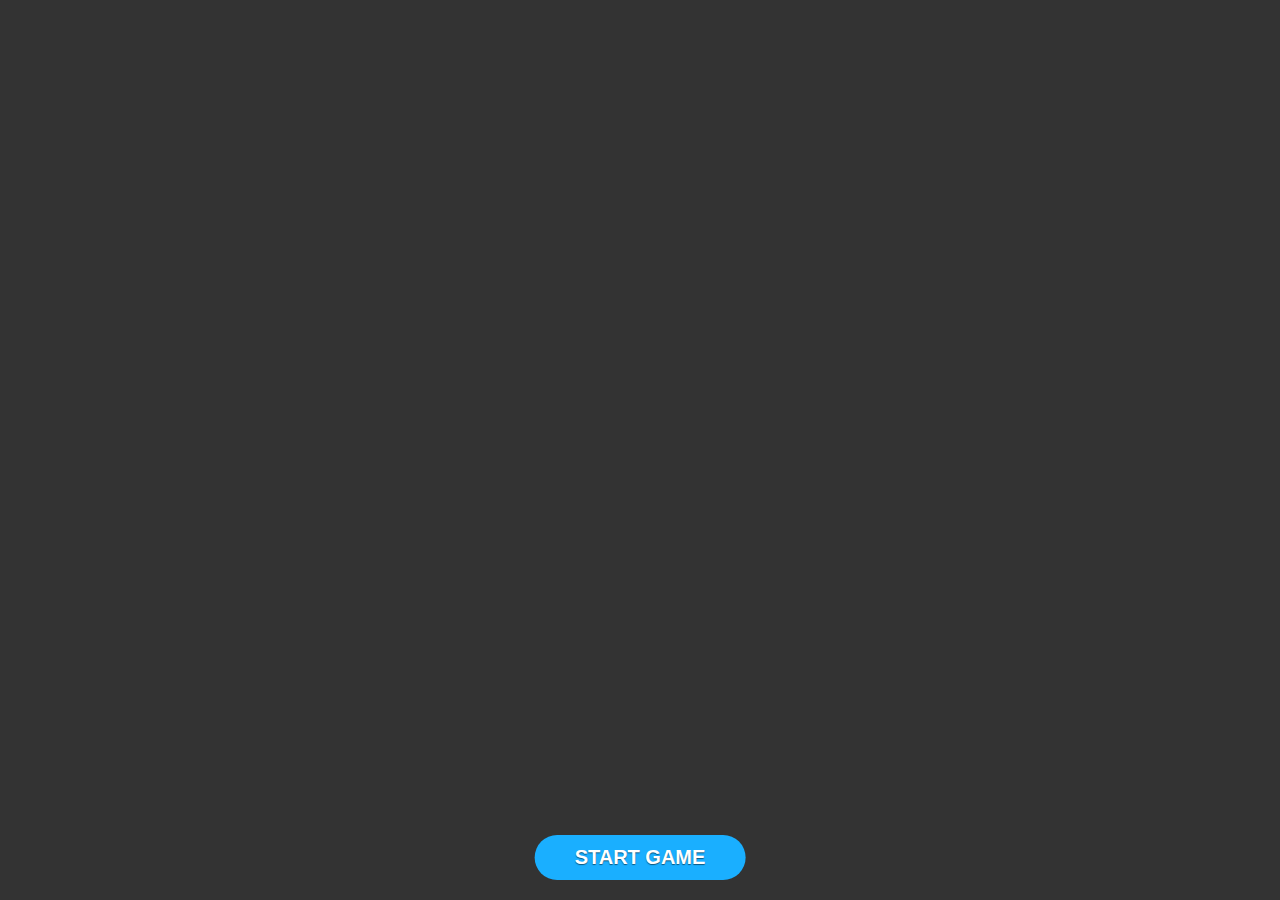
<file: app/src/main/assets/relax/index.html>
<!DOCTYPE html>
<html>
<head>
<meta charset="utf-8">
<title>Knight Rider NES - Plein écran</title>
<style>
html, body {
    margin: 0;
    padding: 0;
    width: 100%;
    height: 100%;
    background: #000;
    overflow: hidden;
    touch-action: none; /* empêche scroll sur mobile */
}

#game {
    width: 100vw;      /* plein écran largeur */
    height: 100vh;     /* plein écran hauteur */
    position: relative;
}

#loading {
    position: absolute;
    color: #0f0;
    font-family: monospace;
    font-size: 18px;
    text-align: center;
    top: 50%;
    left: 50%;
    transform: translate(-50%, -50%);
}
</style>

<script src="data/loader.js"></script>

</head>
<body>
<div id="game">
    <div id="loading">Chargement du jeu...</div>
</div>

<script>
EJS_player = "#game";
EJS_core = "nes";
EJS_gameUrl = "nes/Knight Rider (USA).nes";
EJS_pathtodata = "data/";

// Touch controls
EJS_touchButtons = true;
EJS_touchScale = 1.2;
EJS_touchAlpha = 0.6;
EJS_touchOffset = 10;
EJS_touchLayout = "auto";
EJS_disableDatabases = true;


// Redimension automatique pour portrait/paysage
function resizeCanvas() {
    const gameDiv = document.getElementById("game");
    gameDiv.style.width = window.innerWidth + "px";
    gameDiv.style.height = window.innerHeight + "px";
    
    // Notifier l'émulateur du changement de taille
    if (window.EJS && window.EJS.resize) {
        window.EJS.resize();
    }
}

// Gestion des changements d'orientation
function handleOrientationChange() {
    // Délai pour permettre à l'écran de se redimensionner
    setTimeout(() => {
        resizeCanvas();
    }, 100);
}

window.addEventListener("resize", resizeCanvas);
window.addEventListener("orientationchange", handleOrientationChange);
resizeCanvas();

// Supprimer le message de chargement
window.addEventListener("load", function() {
    const loading = document.getElementById("loading");
    if (loading) loading.style.display = "none";
});
</script>
</body>
</html>
</file>
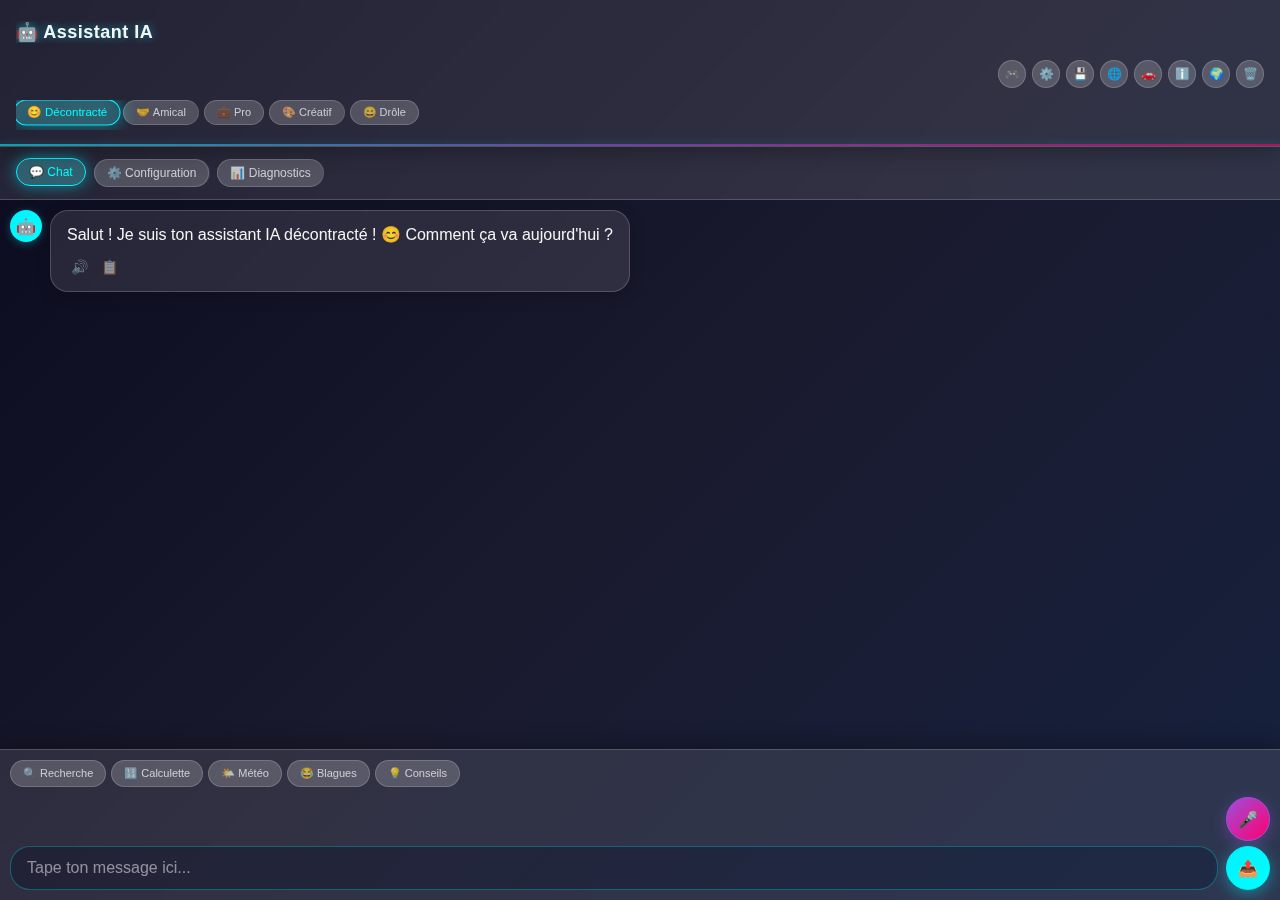
<file: app/src/main/assets/webapp/index.html>
<!DOCTYPE html>
<html lang="fr">
<head>
    <meta charset="UTF-8">
    <meta name="viewport" content="width=device-width, initial-scale=1.0, maximum-scale=1.0, user-scalable=no">
    <meta name="theme-color" content="#667eea">
    <meta name="description" content="Assistant IA mobile intelligent et sécurisé">
    <title>Chat IA Mobile</title>
    <link rel="manifest" href="/manifest.json">
    <link rel="stylesheet" href="glass-neon-styles.css">
    <style>
        /* Styles inline supplémentaires si nécessaire - tout est dans glass-neon-styles.css */
    </style>
</head>
<body>
    <div class="chat-container">
        <div class="chat-header">
            <div class="header-top">
                <div class="chat-title">🤖 Assistant IA</div>
            </div>
            <div class="header-controls-row">
                <div class="header-controls">
                    <button class="header-btn" id="gamesBtn" title="Jeux">🎮</button>
                    <button class="header-btn" id="settingsBtn" title="Paramètres">⚙️</button>
                    <button class="header-btn" id="databaseBtn" title="Base de données">💾</button>
                    <button class="header-btn" id="serverBtn" title="Serveurs">🌐</button>
                    <button class="header-btn" id="kittBtn" title="Interface KITT">🚗</button>
                    <button class="header-btn" id="infoBtn" title="Informations">ℹ️</button>
                    <button class="header-btn" id="langBtn" title="Langue">🌍</button>
                    <button class="header-btn" id="clearBtn" title="Effacer">🗑️</button>
                </div>
            </div>
            <div class="personality-selector">
                <button class="personality-btn active" data-personality="casual">😊 Décontracté</button>
                <button class="personality-btn" data-personality="friendly">🤝 Amical</button>
                <button class="personality-btn" data-personality="professional">💼 Pro</button>
                <button class="personality-btn" data-personality="creative">🎨 Créatif</button>
                <button class="personality-btn" data-personality="funny">😄 Drôle</button>
            </div>
        </div>

        <div class="language-selector" id="langSelector">
            <button class="lang-btn active" data-lang="fr">🇫🇷 Français</button>
            <button class="lang-btn" data-lang="en">🇺🇸 English</button>
            <button class="lang-btn" data-lang="auto">🔄 Auto</button>
        </div>

        <div class="main-nav" id="mainNav">
            <button class="main-nav-btn active" data-view="view-chat">💬 Chat</button>
            <button class="main-nav-btn" data-view="view-config">⚙️ Configuration</button>
            <button class="main-nav-btn" data-view="view-diagnostics">📊 Diagnostics</button>
        </div>

        <div class="main-content">
            <div class="view active" id="view-chat">
                <div class="chat-messages" id="chatMessages">
                    <div class="message ai">
                        <div class="message-avatar">🤖</div>
                        <div class="message-bubble">
                            Salut ! Je suis ton assistant IA décontracté ! 😊 Comment ça va aujourd'hui ?
                            <div class="message-actions">
                                <button class="message-btn" title="Écouter">🔊</button>
                                <button class="message-btn" title="Copier">📋</button>
                            </div>
                        </div>
                    </div>
                </div>

                <div class="typing-indicator" id="typingIndicator">
                    <div class="message ai">
                        <div class="message-avatar">🤖</div>
                        <div class="message-bubble">
                            Je réfléchis <div class="typing-dots"><span></span><span></span><span></span></div>
                        </div>
                    </div>
                </div>

                <div class="chat-input-container">
                    <div class="plugins-bar">
                        <button class="plugin-btn" onclick="openPlugin('websearch')">🔍 Recherche</button>
                        <button class="plugin-btn" onclick="openPlugin('calculator')">🔢 Calculette</button>
                        <button class="plugin-btn" onclick="openPlugin('weather')">🌤️ Météo</button>
                        <button class="plugin-btn" onclick="openPlugin('jokes')">😂 Blagues</button>
                        <button class="plugin-btn" onclick="openPlugin('tips')">💡 Conseils</button>
                    </div>
                    
                    <div class="input-row">
                        <textarea class="input-field" id="messageInput" placeholder="Tape ton message ici..." rows="1"></textarea>
                        <div class="input-controls">
                            <button class="control-btn voice-btn" id="voiceBtn" title="Message vocal">🎤</button>
                            <button class="control-btn send-btn" id="sendBtn" title="Envoyer">📤</button>
                        </div>
                    </div>
                </div>
            </div>

            <div class="view" id="view-config">
                <div class="panel">
                    <!-- Tabs Navigation -->
                    <div class="config-tabs" id="configTabs">
                        <button class="config-tab active" data-tab="general">⚙️ Général</button>
                        <button class="config-tab" data-tab="cloud">☁️ Cloud</button>
                        <button class="config-tab" data-tab="local">💻 Local</button>
                        <button class="config-tab" data-tab="audio">🎤 AV</button>
                        <button class="config-tab" data-tab="hotword">🔊 Hotword</button>
                        <button class="config-tab" data-tab="tts">🗣️ TTS</button>
                        <button class="config-tab" data-tab="advanced">🔧 Avancé</button>
                    </div>
                    
                    <!-- Tab Content: General -->
                    <div class="config-tab-content active" data-content="general">
                    <div class="panel-section">
                        <h3>⚙️ Mode général</h3>
                        <div class="form-grid">
                            <label>Mode
                                <select id="configModeSelect">
                                    <option value="cloud">Cloud</option>
                                    <option value="local">Local</option>
                                </select>
                            </label>
                            <label>Modèle sélectionné
                                <select id="configSelectedModel">
                                    <option value="">– Choisir –</option>
                                    <option value="deepseek-r1:7b">DeepSeek R1 7B</option>
                                    <option value="gpt-oss:120b">GPT-OSS 120B</option>
                                    <option value="gpt-4o-mini">GPT-4o Mini</option>
                                    <option value="llama3.2">Llama 3.2</option>
                                    <option value="mistral-nemo">Mistral Nemo</option>
                                    <option value="custom">Autre (personnalisé)</option>
                                </select>
                                <input type="text" id="configSelectedModelCustom" class="custom-input hidden" placeholder="Nom du modèle personnalisé">
                            </label>
                        </div>
                        <button class="panel-button" id="saveModeConfigBtn">Sauvegarder</button>
                    </div>
                    </div>
                    
                    <!-- Tab Content: Cloud -->
                    <div class="config-tab-content" data-content="cloud">
                    <div class="panel-section">
                        <h4>☁️ Cloud (Ollama Cloud API)</h4>
                        <div class="form-grid" style="grid-template-columns: repeat(auto-fit, minmax(250px, 1fr)); align-items: start;">
                            <label>
                                <span style="font-weight: 500; margin-bottom: 4px;">Provider</span>
                                <select id="configCloudProvider">
                                    <option value="">– Choisir –</option>
                                    <option value="ollama">Ollama</option>
                                    <option value="openai">OpenAI</option>
                                    <option value="groq">Groq</option>
                                    <option value="perplexity">Perplexity</option>
                                    <option value="custom">Autre (personnalisé)</option>
                                </select>
                                <input type="text" id="configCloudProviderCustom" class="custom-input hidden" placeholder="Provider personnalisé">
                            </label>
                            <label>
                                <span style="font-weight: 500; margin-bottom: 4px;">🔑 API Key Ollama Cloud</span>
                                <input type="password" id="configCloudApiKey" placeholder="Entrez votre clé API Ollama Cloud">
                                <small style="font-size: 11px; color: #64748b; margin-top: 4px; display: block;">Obtenez votre clé sur <a href="https://ollama.com/account" target="_blank" style="color: #667eea;">ollama.com/account</a></small>
                            </label>
                            <label>
                                <span style="font-weight: 500; margin-bottom: 4px;">Modèle</span>
                                <select id="configCloudModel">
                                    <option value="">– Choisir –</option>
                                    <option value="custom">Autre (personnalisé)</option>
                                </select>
                                <small style="font-size: 11px; color: #64748b; margin-top: 4px; display: block;">Les modèles disponibles seront chargés après le test de connexion</small>
                                <input type="text" id="configCloudModelCustom" class="custom-input hidden" placeholder="Modèle cloud personnalisé">
                            </label>
                        </div>
                        
                        <!-- Zone de résultats des modèles disponibles -->
                        <div id="cloudModelsResult" style="display: none; margin-top: 12px; max-height: 200px; overflow-y: auto; overflow-x: hidden; padding: 12px; border-radius: 8px; background: rgba(139, 92, 246, 0.1); border: 1px solid rgba(139, 92, 246, 0.3); scrollbar-width: thin; scrollbar-color: rgba(100, 116, 139, 0.5) transparent;">
                            <style>
                                #cloudModelsResult::-webkit-scrollbar {
                                    width: 6px;
                                }
                                #cloudModelsResult::-webkit-scrollbar-track {
                                    background: transparent;
                                    border-radius: 3px;
                                }
                                #cloudModelsResult::-webkit-scrollbar-thumb {
                                    background: rgba(100, 116, 139, 0.5);
                                    border-radius: 3px;
                                }
                                #cloudModelsResult::-webkit-scrollbar-thumb:hover {
                                    background: rgba(100, 116, 139, 0.7);
                                }
                            </style>
                            <div id="cloudModelsStatus" style="font-weight: 500; margin-bottom: 8px; color: #7c3aed;"></div>
                            <div id="cloudModelsList" style="font-size: 12px; color: #64748b; line-height: 1.6; white-space: pre-wrap; word-wrap: break-word; font-family: 'Courier New', monospace;"></div>
                            <style>
                                .clickable-model {
                                    cursor: pointer;
                                    text-decoration: underline;
                                    color: #667eea;
                                    transition: color 0.2s;
                                }
                                .clickable-model:hover {
                                    color: #4f46e5;
                                }
                                .clickable-model.selected {
                                    font-weight: bold;
                                    color: #10b981;
                                    text-decoration: none;
                                }
                            </style>
                        </div>
                        
                        <!-- Zone de résultats du test de connexion -->
                        <div id="cloudTestResult" style="display: none; margin-top: 12px; max-height: 400px; overflow-y: auto; overflow-x: hidden; padding: 12px; border-radius: 8px; background: rgba(59, 130, 246, 0.1); border: 1px solid rgba(59, 130, 246, 0.3); scrollbar-width: thin; scrollbar-color: rgba(100, 116, 139, 0.5) transparent;">
                            <style>
                                #cloudTestResult::-webkit-scrollbar {
                                    width: 6px;
                                }
                                #cloudTestResult::-webkit-scrollbar-track {
                                    background: transparent;
                                    border-radius: 3px;
                                }
                                #cloudTestResult::-webkit-scrollbar-thumb {
                                    background: rgba(100, 116, 139, 0.5);
                                    border-radius: 3px;
                                }
                                #cloudTestResult::-webkit-scrollbar-thumb:hover {
                                    background: rgba(100, 116, 139, 0.7);
                                }
                            </style>
                            <div id="cloudTestStatus" style="font-weight: 500; margin-bottom: 8px; color: #1e40af;"></div>
                            <div id="cloudTestDetails" style="font-size: 13px; color: #64748b; line-height: 1.5; white-space: pre-wrap; word-wrap: break-word;"></div>
                            <div id="cloudTestExpand" style="display: none; margin-top: 8px; font-size: 11px; color: #667eea; cursor: pointer; text-align: center; padding: 4px; border-top: 1px solid rgba(100, 116, 139, 0.2);" onclick="expandCloudTestResult()">
                                ... Voir plus ...
                            </div>
                        </div>
                        
                        <div style="display: flex; gap: 8px; margin-top: 12px;">
                            <button class="panel-button" id="listCloudModelsBtn" style="flex: 1; background: linear-gradient(135deg, #8b5cf6 0%, #7c3aed 100%);">
                                📋 Lister les modèles
                            </button>
                            <button class="panel-button" id="testCloudConnectionBtn" style="flex: 1; background: linear-gradient(135deg, #10b981 0%, #059669 100%);">
                                🧪 Tester la connexion
                            </button>
                        </div>
                        <div style="display: flex; gap: 8px; margin-top: 8px;">
                            <button class="panel-button" id="saveCloudConfigBtn" style="flex: 1;">Sauvegarder</button>
                        </div>
                    </div>
                    </div>
                    
                    <!-- Tab Content: Local -->
                    <div class="config-tab-content" data-content="local">
                    <div class="panel-section">
                        <h4>💻 Serveur local</h4>
                        <div class="form-grid">
                            <label>URL
                                <input type="text" id="configLocalUrl" placeholder="http://127.0.0.1:11434">
                            </label>
                            <label>Modèle
                                <select id="configLocalModel">
                                    <option value="">– Choisir –</option>
                                    <option value="llama3.2:3b">Llama 3.2 3B</option>
                                    <option value="phi-4">Phi-4</option>
                                    <option value="mistral-small">Mistral Small</option>
                                    <option value="neural-chat">Neural Chat</option>
                                    <option value="custom">Autre (personnalisé)</option>
                                </select>
                                <input type="text" id="configLocalModelCustom" class="custom-input hidden" placeholder="Modèle local personnalisé">
                            </label>
                        </div>
                        <button class="panel-button" id="saveLocalConfigBtn">Sauvegarder</button>
                    </div>
                    </div>
                    
                    <!-- Tab Content: Audio -->
                    <div class="config-tab-content" data-content="audio">
                    <!-- Web Search & Thinking -->
                    <div class="panel-section">
                        <h4>🔍 Web Search & Pensée</h4>
                        <div class="form-grid">
                            <label style="grid-column: 1 / -1;">
                                <span style="font-size: 12px; color: var(--text-secondary); display: block; margin-bottom: 6px;">Provider (laisser vide pour désactiver)</span>
                                <input type="text" id="configWebSearchProvider" placeholder="ollama">
                            </label>
                            <label style="grid-column: 1 / -1;">
                                <span style="font-size: 12px; color: var(--text-secondary); display: block; margin-bottom: 6px;">Thinking trace</span>
                                <select id="configThinkingEnabled">
                                    <option value="">Désactivé</option>
                                    <option value="auto">Activé (auto)</option>
                                </select>
                            </label>
                        </div>
                        <button class="panel-button" id="saveWebThinkingBtn">Sauvegarder</button>
                    </div>

                    <!-- Vision -->
                    <div class="panel-section">
                        <h4>👁️ Vision</h4>
                        <div class="form-grid">
                            <label style="grid-column: 1 / -1;">
                                <span style="font-size: 12px; color: var(--text-secondary); display: block; margin-bottom: 6px;">Modèle vision</span>
                                <select id="configVisionModel">
                                    <option value="">Désactivé</option>
                                    <option value="llava:13b">LLaVA 13B</option>
                                    <option value="gpt-4o-mini-vision">GPT-4o Mini Vision</option>
                                    <option value="pixtral-12b">Pixtral 12B</option>
                                    <option value="ideogram-v1">Ideogram V1</option>
                                    <option value="custom">Autre (personnalisé)</option>
                                </select>
                                <input type="text" id="configVisionModelCustom" class="custom-input hidden" placeholder="Modèle vision personnalisé">
                            </label>
                        </div>
                        <button class="panel-button" id="saveVisionBtn">Sauvegarder</button>
                    </div>

                    <!-- Audio -->
                    <div class="panel-section">
                        <h4>🎤 Audio (STT)</h4>
                        <div class="form-grid">
                            <label style="grid-column: 1 / -1;">
                                <div style="display: grid; grid-template-columns: repeat(auto-fit, minmax(200px, 1fr)); gap: 12px;">
                                    <div>
                                        <span style="font-size: 12px; color: var(--text-secondary); display: block; margin-bottom: 6px;">Moteur STT</span>
                                        <select id="configAudioEngine">
                                            <option value="whisper_server">Whisper Server (local HTTP)</option>
                                            <!-- <option value="legacy_google">Google Speech (Android)</option> --> <!-- DÉSACTIVÉ - Problèmes de reconnaissance vocale -->
                                        </select>
                                    </div>
                                    <div class="engine-whisper-only">
                                        <span style="font-size: 12px; color: var(--text-secondary); display: block; margin-bottom: 6px;">Modèle audio</span>
                                        <select id="configAudioModel">
                                            <option value="">Désactivé</option>
                                            <option value="ggml-small.bin">GGML Small</option>
                                            <option value="ggml-medium.bin">GGML Medium</option>
                                            <option value="ggml-large.bin">GGML Large</option>
                                            <option value="whisper-large-v3">Whisper Large V3</option>
                                            <option value="custom">Autre (personnalisé)</option>
                                        </select>
                                        <input type="text" id="configAudioModelCustom" class="custom-input hidden" placeholder="Modèle audio personnalisé">
                                    </div>
                                    <div class="engine-whisper-only">
                                        <span style="font-size: 12px; color: var(--text-secondary); display: block; margin-bottom: 6px;">Endpoint Whisper Server</span>
                                        <input type="text" id="configAudioEndpoint" placeholder="http://127.0.0.1:11400/inference">
                                    </div>
                                    <div class="engine-whisper-only">
                                        <span style="font-size: 12px; color: var(--text-secondary); display: block; margin-bottom: 6px;">Timeout (ms)</span>
                                        <input type="number" id="configAudioTimeout" placeholder="8000">
                                    </div>
                                    <div class="engine-whisper-only">
                                        <span style="font-size: 12px; color: var(--text-secondary); display: block; margin-bottom: 6px;">Silence (dB)</span>
                                        <input type="number" step="0.1" id="configAudioSilenceDb" placeholder="-45">
                                    </div>
                                    <div class="engine-whisper-only">
                                        <span style="font-size: 12px; color: var(--text-secondary); display: block; margin-bottom: 6px;">Silence (ms)</span>
                                        <input type="number" id="configAudioSilenceMs" placeholder="1200">
                                    </div>
                                    <div>
                                        <span style="font-size: 12px; color: var(--text-secondary); display: block; margin-bottom: 6px;">Délai après hotword (ms)</span>
                                        <input type="number" id="configAudioDelayAfterHotword" placeholder="400" min="0" max="2000">
                                        <small style="font-size: 10px; color: var(--text-secondary); display: block; margin-top: 4px;">Délai avant démarrage Whisper après hotword (recommandé: 400-500ms)</small>
                                    </div>
                                </div>
                            </label>
                        </div>
                        <div class="panel-actions" style="margin-top: 16px;">
                            <button class="panel-button" id="saveAudioBtn">Sauvegarder</button>
                        </div>
                        <div class="panel-actions" style="margin-top:10px;">
                            <button class="panel-button secondary engine-whisper-only" onclick="sttPingAction()">Ping Whisper</button>
                            <button class="panel-button" onclick="sttTestOnceAction()">Tester STT</button>
                        </div>
                    </div>
                    </div>
                    
                    <!-- Tab Content: Hotword -->
                    <div class="config-tab-content" data-content="hotword">
                        <!-- Configuration générale -->
                        <div class="panel-section">
                            <h4>⚙️ Configuration générale</h4>
                            <div class="form-grid" style="grid-template-columns: repeat(auto-fit, minmax(250px, 1fr)); align-items: start;">
                                <label style="min-height: auto;">
                                    <input type="checkbox" id="configHotwordEnabled">
                                    <span>Hotword activé</span>
                                </label>
                                <label>
                                    <span style="font-weight: 500; margin-bottom: 4px;">Moteur</span>
                                    <select id="configHotwordEngine">
                                        <option value="openwakeword">openWakeWord (recommandé)</option>
                                        <option value="porcupine">Porcupine (legacy)</option>
                                    </select>
                                </label>
                                <label style="min-height: auto;">
                                    <input type="checkbox" id="configHotwordAutoListen">
                                    <span>Ecoute auto après hotword (STT → IA → TTS)</span>
                                </label>
                                <label style="min-height: auto;">
                                    <input type="checkbox" id="configHotwordDebugScores">
                                    <span>Logs score (debug)</span>
                                </label>
                                <label>
                                    <span style="font-size: 12px; color: var(--text-secondary); display: block; margin-bottom: 6px;">Debounce (ms)</span>
                                    <input type="number" id="configHotwordDebounce" placeholder="2500" min="1000" max="10000">
                                    <small style="font-size: 10px; color: var(--text-secondary); display: block; margin-top: 4px;">Délai minimum entre deux détections (recommandé: 2000-3000ms)</small>
                                </label>
                                <label class="porcupine-only">
                                    <span style="font-weight: 500; margin-bottom: 4px;">Access Key (Porcupine)</span>
                                    <input type="text" id="configHotwordAccessKey" placeholder="Porcupine access key">
                                </label>
                                <label class="porcupine-only">
                                    <span style="font-weight: 500; margin-bottom: 4px;">Fichier keyword (Porcupine)</span>
                                    <input type="text" id="configHotwordKeyword" placeholder="hotwords/kit-kat_fr_android_v3_0_0.ppn">
                                </label>
                                <label>
                                    <span style="font-weight: 500; margin-bottom: 4px;">Mode de communication par défaut</span>
                                    <select id="configHotwordCommMode">
                                        <option value="respond_ai_outside_kitt">Réponse IA (hors interface KITT)</option>
                                        <option value="open_kitt_ui">Ouvrir l'interface KITT (legacy)</option>
                                    </select>
                                </label>
                            </div>
                            <div class="panel-actions" style="margin-top: 16px;">
                                <button class="panel-button" id="saveHotwordBtn">Sauvegarder la configuration</button>
                                <button class="panel-button" id="hotwordStartBtn" style="margin-left: 8px;">▶️ Démarrer</button>
                                <button class="panel-button secondary" id="hotwordStopBtn" style="margin-left: 8px;">⏹️ Arrêter</button>
                                <button class="panel-button" id="hotwordRestartBtn" style="margin-left: 8px;">🔄 Redémarrer</button>
                            </div>
                        </div>

                        <!-- Liste des modèles et ajout -->
                        <div class="panel-section">
                            <h4>📋 Modèles Hotword</h4>
                            <div class="hotword-models-grid" id="hotwordModelsGrid">
                                <div class="hotword-model-card-empty">
                                    Aucun modèle configuré. Utilisez "Importer depuis assets" ou "Ajouter un modèle" ci-dessous.
                                </div>
                            </div>
                            <div style="margin-top: 20px; padding-top: 20px; border-top: 1px solid var(--glass-border);">
                                <h5 class="add-model-toggle" style="font-size: 14px; font-weight: 600; margin-bottom: 12px; color: var(--text-secondary); cursor: pointer; display: flex; align-items: center; gap: 8px; user-select: none;">
                                    <span class="toggle-icon" style="transition: transform 0.3s ease; display: inline-block;">▼</span>
                                    <span>➕ Ajouter un modèle</span>
                                </h5>
                                <div class="add-model-content" style="display: none;">
                                    <div class="form-grid" style="grid-template-columns: repeat(auto-fit, minmax(220px, 1fr));">
                                        <label>
                                            <span style="font-weight: 500; margin-bottom: 4px;">Nom du modèle</span>
                                            <input type="text" id="hotwordNewName" placeholder="hey_kitt">
                                        </label>
                                        <label>
                                            <span style="font-weight: 500; margin-bottom: 4px;">Chemin asset</span>
                                            <input type="text" id="hotwordNewAsset" placeholder="hotwords/.../file.tflite">
                                        </label>
                                        <label>
                                            <span style="font-weight: 500; margin-bottom: 4px;">Seuil de détection</span>
                                            <input type="number" step="0.01" id="hotwordNewThreshold" placeholder="0.55" min="0" max="1">
                                        </label>
                                    </div>
                                    <div class="panel-actions" style="margin-top: 16px;">
                                        <button class="panel-button secondary" id="importHotwordAssetsBtn">📥 Importer depuis assets</button>
                                        <button class="panel-button secondary" id="addHotwordModelBtn">➕ Ajouter le modèle</button>
                                    </div>
                                </div>
                            </div>
                        </div>
                    </div>
                    
                    <!-- Tab Content: TTS -->
                    <div class="config-tab-content" data-content="tts">
                    <div class="panel-section">
                        <h4>🎙️ TTS</h4>
                        <div class="form-grid">
                            <label>Mode
                                <input type="text" id="configTtsMode" placeholder="local">
                            </label>
                            <label>Voix
                                <select id="configTtsVoice">
                                    <option value="">– Choisir –</option>
                                    <option value="kitt">KITT</option>
                                    <option value="glados">GLaDOS</option>
                                    <option value="karr">KARR</option>
                                    <option value="sarah">Sarah</option>
                                    <option value="jarvis">Jarvis</option>
                                    <option value="custom">Autre (personnalisé)</option>
                                </select>
                                <input type="text" id="configTtsVoiceCustom" class="custom-input hidden" placeholder="Voix personnalisée">
                            </label>
                        </div>
                        <button class="panel-button" id="saveTtsBtn">Sauvegarder</button>
                    </div>
                    </div>
                    
                    <!-- Tab Content: Advanced -->
                    <div class="config-tab-content" data-content="advanced">
                    <div class="panel-section">
                        <h4>🔧 Prompts & Contraintes</h4>
                        <div class="form-grid">
                            <label>Prompt KITT
                                <textarea id="configPromptKitt" rows="2"></textarea>
                            </label>
                            <label>Prompt GLaDOS
                                <textarea id="configPromptGlados" rows="2"></textarea>
                            </label>
                            <label>Prompt KARR
                                <textarea id="configPromptKarr" rows="2"></textarea>
                            </label>
                            <label>Max context tokens
                                <input type="number" id="configMaxContext" placeholder="8192">
                            </label>
                            <label>Max réponse tokens
                                <input type="number" id="configMaxResponse" placeholder="2048">
                            </label>
                        </div>
                        <div class="panel-actions" style="margin-top: 16px;">
                            <button class="panel-button" id="savePromptsBtn">Sauvegarder prompts</button>
                            <button class="panel-button" id="saveConstraintsBtn">Sauvegarder contraintes</button>
                        </div>
                    </div>

                    <div class="panel-section">
                        <h4>JSON brut</h4>
                        <p class="panel-placeholder">Aperçu du fichier <code>ai_config.json</code>. Utilisez l’éditeur pour des modifications avancées.</p>
                        <pre class="panel-json" id="aiConfigPreview">Chargement...</pre>
                        <div class="panel-actions">
                            <button class="panel-button" id="aiConfigReloadBtn">Recharger</button>
                            <button class="panel-button secondary" id="aiConfigEditBtn">Modifier JSON</button>
                        </div>
                    </div>
                    </div>
                </div>
            </div>

            <div class="view" id="view-diagnostics">
                <div class="panel">
                    <div class="panel-section">
                        <h3>Diagnostics</h3>
                        <p class="panel-placeholder">
                            Les tests avancés (logs, état des services, réseau) sont disponibles dans l'application principale. Cette vue résume l'état général.
                        </p>
                        <div class="panel-actions">
                            <button class="panel-button" id="diagnosticsRefreshBtn" disabled>Rafraîchir</button>
                            <button class="panel-button secondary" id="diagnosticsLogsBtn" disabled>Voir les logs</button>
                        </div>
                    </div>
                    <div class="panel-section">
                        <h4>Statut rapide</h4>
                        <div class="mini-cards-grid" id="statusCardsGrid">
                            <div class="mini-card">
                                <div class="mini-card-header">
                                    <span class="mini-card-label">Services IA</span>
                                    <span class="mini-card-status active"></span>
                                </div>
                                <div class="mini-card-value">Actifs via l'application</div>
                            </div>
                            <div class="mini-card">
                                <div class="mini-card-header">
                                    <span class="mini-card-label">WebSocket</span>
                                    <span class="mini-card-status active"></span>
                                </div>
                                <div class="mini-card-value">Bridge Android natif</div>
                            </div>
                            <div class="mini-card">
                                <div class="mini-card-header">
                                    <span class="mini-card-label">Hotword</span>
                                    <span class="mini-card-status active"></span>
                                </div>
                                <div class="mini-card-value">Détection locale</div>
                            </div>
                        </div>
                    </div>
                </div>
            </div>
        </div>
    </div>

    <!-- Modals -->
    <div class="plugin-modal" id="pluginModal">
        <div class="modal-content">
            <div class="modal-header">
                <h3 id="modalTitle">Plugin</h3>
                <button class="close-btn" onclick="closePlugin()">×</button>
            </div>
            <div id="modalContent"></div>
        </div>
    </div>

    <div class="plugin-modal" id="infoModal">
        <div class="modal-content">
            <div class="modal-header">
                <h3>🚀 Informations Système</h3>
                <button class="close-btn" onclick="closeInfo()">×</button>
            </div>
            <div id="infoContent">
                <div style="padding: 20px; text-align: center;">
                    <h4>📱 Application ChatAI-Android</h4>
                    <p style="margin: 10px 0;">Version complète avec toutes les fonctionnalités principales.</p>
                    
                    <div style="margin: 20px 0; text-align: left;">
                        <h5 style="margin-bottom: 10px; color: #667eea;">🌐 Serveurs Locaux :</h5>
                        <p style="margin: 5px 0;"><strong>HTTP Server :</strong> <span id="httpStatus">Vérification...</span></p>
                        <p style="margin: 5px 0;"><strong>WebSocket Server :</strong> <span id="wsStatus">Vérification...</span></p>
                        <p style="margin: 5px 0;"><strong>Service IA :</strong> <span id="aiStatus">Vérification...</span></p>
                    </div>
                    
                    <div style="margin: 20px 0; text-align: left;">
                        <h5 style="margin-bottom: 10px; color: #667eea;">🔌 Plugins Disponibles :</h5>
                        <p style="margin: 5px 0;">🔍 Recherche Web | 🔢 Calculette | 🌤️ Météo</p>
                        <p style="margin: 5px 0;">😂 Blagues | 💡 Conseils</p>
                    </div>
                    
                    <div style="margin: 20px 0; text-align: left;">
                        <h5 style="margin-bottom: 10px; color: #667eea;">🔒 Sécurité :</h5>
                        <p style="margin: 5px 0;">✅ Validation XSS</p>
                        <p style="margin: 5px 0;">✅ Cache sécurisé</p>
                        <p style="margin: 5px 0;">✅ Gestion des permissions Android</p>
                    </div>
                    
                    <button onclick="testServers()" style="width: 100%; padding: 12px; background: linear-gradient(135deg, #4ECDC4, #44A08D); color: white; border: none; border-radius: 8px; margin-top: 15px; font-weight: 600; cursor: pointer;">🧪 Tester les Serveurs</button>
                </div>
            </div>
        </div>
    </div>

    <div class="plugin-modal" id="jsonModal">
        <div class="modal-content large">
            <div class="modal-header">
                <h3>Éditeur ai_config.json</h3>
                <button class="close-btn" id="closeJsonModal">×</button>
            </div>
            <div class="modal-body">
                <p style="margin-bottom: 10px; font-size: 12px; color: #94a3b8;">Chemin: /storage/emulated/0/ChatAI-Files/config/ai_config.json</p>
                <textarea id="aiConfigEditor" style="width: 100%; height: 260px; background: #0f172a; color: #e2e8f0; border: 1px solid rgba(148, 163, 184, 0.3); border-radius: 8px; padding: 12px; font-family: 'Fira Code', 'Courier New', monospace; font-size: 12px; resize: vertical;"></textarea>
                <div class="modal-actions" style="margin-top: 12px; display: flex; gap: 8px;">
                    <button class="panel-button" id="aiConfigSaveBtn">Sauvegarder</button>
                    <button class="panel-button secondary" id="aiConfigEditorReloadBtn">Recharger</button>
                </div>
                <div id="aiConfigFeedback" style="margin-top: 8px; font-size: 12px; color: #94a3b8;"></div>
            </div>
        </div>
    </div>

    <!-- Modules modulaires (refactorisation) - ACTIVÉS -->
    <script src="chat-utils.js"></script>
    <script src="chat-ui.js"></script>
    <script src="chat-config.js"></script>
    <script src="chat-messaging.js"></script>
    <script src="chat-speech.js"></script>
    <script src="chat-bridge.js"></script>
    <script src="chat-hotword.js"></script>
    <script src="chat-core.js"></script>
    <!-- <script src="chat.js"></script> --> <!-- DÉSACTIVÉ - Remplacé par modules modulaires -->
    <script>
        // Fonctions utilitaires globales pour les plugins
        
        function speakText(button) {
            if ('speechSynthesis' in window && window.secureChatApp) {
                const messageText = button.closest('.message-bubble').textContent.replace(/[🔊📋]/g, '').trim();
                window.secureChatApp.speakText(messageText);
            }
        }

        function openPlugin(pluginType) {
            const modal = document.getElementById('pluginModal');
            const title = document.getElementById('modalTitle');
            const content = document.getElementById('modalContent');
            
            const plugins = {
                websearch: {
                    title: '🔍 Recherche Web',
                    content: `<div style="text-align: center;">
                        <input type="text" id="searchQuery" placeholder="Bitcoin, météo, actualités..." style="width: 100%; padding: 12px; border: 1px solid #ddd; border-radius: 8px; margin-bottom: 15px; font-size: 14px;">
                        <button onclick="performWebSearch()" style="width: 100%; padding: 12px; background: linear-gradient(135deg, #667eea, #764ba2); color: white; border: none; border-radius: 8px; font-weight: bold; cursor: pointer;">🔍 Rechercher sur le web</button>
                        <div id="searchResults" style="background: #f8f9fa; padding: 15px; border-radius: 8px; display: none; margin-top: 10px; max-height: 300px; overflow-y: auto; text-align: left; font-size: 13px; line-height: 1.6;"></div>
                    </div>`
                },
                calculator: {
                    title: '🔢 Calculette',
                    content: `<div style="display: grid; grid-template-columns: repeat(4, 1fr); gap: 10px;">
                        <input type="text" id="calcDisplay" readonly style="grid-column: span 4; padding: 15px; font-size: 18px; text-align: right; border: 1px solid #ddd; border-radius: 8px; background: #f8f9fa;">
                        <button onclick="clearCalc()" style="grid-column: span 2; padding: 15px; background: #ff4757; color: white; border: none; border-radius: 8px; font-weight: bold; cursor: pointer;">C</button>
                        <button onclick="deleteLast()" style="grid-column: span 2; padding: 15px; background: #ffa502; color: white; border: none; border-radius: 8px; font-weight: bold; cursor: pointer;">⌫</button>
                        <button onclick="addToCalc('7')" style="padding: 15px; background: #f1f2f6; border: none; border-radius: 8px; cursor: pointer; font-size: 16px;">7</button>
                        <button onclick="addToCalc('8')" style="padding: 15px; background: #f1f2f6; border: none; border-radius: 8px; cursor: pointer; font-size: 16px;">8</button>
                        <button onclick="addToCalc('9')" style="padding: 15px; background: #f1f2f6; border: none; border-radius: 8px; cursor: pointer; font-size: 16px;">9</button>
                        <button onclick="addToCalc('/')" style="padding: 15px; background: #667eea; color: white; border: none; border-radius: 8px; cursor: pointer; font-size: 16px;">/</button>
                        <button onclick="addToCalc('4')" style="padding: 15px; background: #f1f2f6; border: none; border-radius: 8px; cursor: pointer; font-size: 16px;">4</button>
                        <button onclick="addToCalc('5')" style="padding: 15px; background: #f1f2f6; border: none; border-radius: 8px; cursor: pointer; font-size: 16px;">5</button>
                        <button onclick="addToCalc('6')" style="padding: 15px; background: #f1f2f6; border: none; border-radius: 8px; cursor: pointer; font-size: 16px;">6</button>
                        <button onclick="addToCalc('*')" style="padding: 15px; background: #667eea; color: white; border: none; border-radius: 8px; cursor: pointer; font-size: 16px;">*</button>
                        <button onclick="addToCalc('1')" style="padding: 15px; background: #f1f2f6; border: none; border-radius: 8px; cursor: pointer; font-size: 16px;">1</button>
                        <button onclick="addToCalc('2')" style="padding: 15px; background: #f1f2f6; border: none; border-radius: 8px; cursor: pointer; font-size: 16px;">2</button>
                        <button onclick="addToCalc('3')" style="padding: 15px; background: #f1f2f6; border: none; border-radius: 8px; cursor: pointer; font-size: 16px;">3</button>
                        <button onclick="addToCalc('-')" style="padding: 15px; background: #667eea; color: white; border: none; border-radius: 8px; cursor: pointer; font-size: 16px;">-</button>
                        <button onclick="addToCalc('0')" style="padding: 15px; background: #f1f2f6; border: none; border-radius: 8px; cursor: pointer; font-size: 16px;">0</button>
                        <button onclick="addToCalc('.')" style="padding: 15px; background: #f1f2f6; border: none; border-radius: 8px; cursor: pointer; font-size: 16px;">.</button>
                        <button onclick="calculate()" style="padding: 15px; background: #4ECDC4; color: white; border: none; border-radius: 8px; cursor: pointer; font-size: 16px; font-weight: bold;">=</button>
                        <button onclick="addToCalc('+')" style="padding: 15px; background: #667eea; color: white; border: none; border-radius: 8px; cursor: pointer; font-size: 16px;">+</button>
                    </div>`
                },
                weather: {
                    title: '🌤️ Météo',
                    content: `<div style="text-align: center;">
                        <input type="text" id="cityInput" placeholder="Entrez une ville..." style="width: 100%; padding: 12px; border: 1px solid #ddd; border-radius: 8px; margin-bottom: 15px; font-size: 14px;">
                        <button onclick="getWeather()" style="width: 100%; padding: 12px; background: linear-gradient(135deg, #4ECDC4, #44A08D); color: white; border: none; border-radius: 8px; font-weight: bold; cursor: pointer;">Obtenir la météo</button>
                        <div id="weatherResult" style="background: #f8f9fa; padding: 15px; border-radius: 8px; display: none; margin-top: 10px;"></div>
                    </div>`
                },
                jokes: {
                    title: '😂 Générateur de Blagues',
                    content: `<div style="text-align: center;">
                        <button onclick="getRandomJoke()" style="width: 100%; padding: 15px; background: linear-gradient(135deg, #ff6b6b, #ee5a6f); color: white; border: none; border-radius: 8px; margin-bottom: 15px; font-weight: bold; cursor: pointer;">🎲 Blague aléatoire</button>
                        <div id="jokeResult" style="background: #f8f9fa; padding: 20px; border-radius: 8px; min-height: 80px; display: flex; align-items: center; justify-content: center; font-style: italic; color: #666; line-height: 1.6;">Cliquez pour une blague ! 😄</div>
                    </div>`
                },
                tips: {
                    title: '💡 Conseils du Jour',
                    content: `<div style="text-align: center;">
                        <div style="display: grid; grid-template-columns: repeat(2, 1fr); gap: 10px; margin-bottom: 15px;">
                            <button onclick="getTip('productivity')" style="padding: 12px; background: #4ECDC4; color: white; border: none; border-radius: 8px; font-weight: bold; cursor: pointer;">📈 Productivité</button>
                            <button onclick="getTip('health')" style="padding: 12px; background: #ff6b6b; color: white; border: none; border-radius: 8px; font-weight: bold; cursor: pointer;">🏃‍♂️ Santé</button>
                            <button onclick="getTip('tech')" style="padding: 12px; background: #667eea; color: white; border: none; border-radius: 8px; font-weight: bold; cursor: pointer;">💻 Tech</button>
                            <button onclick="getTip('lifestyle')" style="padding: 12px; background: #ffa502; color: white; border: none; border-radius: 8px; font-weight: bold; cursor: pointer;">🌟 Lifestyle</button>
                        </div>
                        <div id="tipResult" style="background: #f8f9fa; padding: 20px; border-radius: 8px; min-height: 100px; display: flex; align-items: center; justify-content: center; font-style: italic; color: #666; line-height: 1.6;">Choisissez une catégorie ! 💡</div>
                    </div>`
                }
            };
            
            const plugin = plugins[pluginType];
            if (plugin) {
                title.textContent = plugin.title;
                content.innerHTML = plugin.content;
                modal.style.display = 'block';
            }
        }

        function closePlugin() {
            document.getElementById('pluginModal').style.display = 'none';
        }

        // Fonctions de la calculatrice
        function addToCalc(value) { 
            const display = document.getElementById('calcDisplay');
            if (display) display.value += value; 
        }

        function clearCalc() { 
            const display = document.getElementById('calcDisplay');
            if (display) display.value = ''; 
        }

        function deleteLast() { 
            const display = document.getElementById('calcDisplay');
            if (display) display.value = display.value.slice(0, -1); 
        }

        function calculate() {
            const display = document.getElementById('calcDisplay');
            if (!display) return;
            
            try {
                const expression = display.value;
                if (!/^[0-9+\-*/.() ]+$/.test(expression)) {
                    display.value = 'Erreur';
                    return;
                }
                
                const result = Function('"use strict"; return (' + expression + ')')();
                display.value = result;
            } catch (error) {
                display.value = 'Erreur';
            }
        }

        // Fonction de recherche web
        function performWebSearch() {
            const searchQuery = document.getElementById('searchQuery');
            const searchResults = document.getElementById('searchResults');
            if (!searchQuery || !searchResults) return;
            
            const query = searchQuery.value.trim();
            if (!query) return;
            
            const safeQuery = query.replace(/[<>]/g, '');
            
            searchResults.innerHTML = '<div style="text-align: center; padding: 20px;">🔄 Recherche en cours...</div>';
            searchResults.style.display = 'block';
            
            fetch(`/api/search?q=${encodeURIComponent(safeQuery)}`)
                .then(response => response.json())
                .then(data => {
                    if (data.status === 'success') {
                        searchResults.innerHTML = `
                            <h4 style="margin-bottom: 10px;">🔍 Résultats pour "${data.query}":</h4>
                            <div style="white-space: pre-wrap;">${data.results}</div>
                        `;
                    } else {
                        searchResults.innerHTML = `<p style="color: #999;">Aucun résultat trouvé pour "${data.query}"</p>`;
                    }
                })
                .catch(error => {
                    console.error('Erreur recherche web:', error);
                    searchResults.innerHTML = `<p style="color: #ff4757;">❌ Erreur: ${error.message}</p>`;
                });
        }

        // Fonction météo
        function getWeather() {
            const cityInput = document.getElementById('cityInput');
            const weatherResult = document.getElementById('weatherResult');
            if (!cityInput || !weatherResult) return;
            
            const city = cityInput.value.trim();
            if (!city) return;
            
            const safeCity = city.replace(/[<>]/g, '');
            
            if (window.secureChatApp?.androidInterface?.getHttpServerUrl) {
                const serverUrl = window.secureChatApp.androidInterface.getHttpServerUrl();
                fetch(`${serverUrl}/api/weather/${encodeURIComponent(safeCity)}`)
                    .then(response => response.json())
                    .then(data => {
                        weatherResult.innerHTML = `
                            <h3 style="margin-bottom: 10px;">📍 ${data.city}</h3>
                            <div style="font-size: 32px; margin: 10px 0;">🌡️ ${data.temperature}°C</div>
                            <div style="font-size: 18px; margin: 5px 0;">${data.condition}</div>
                            <div style="font-size: 13px; color: #666; margin-top: 10px;">Humidité: ${data.humidity}% | Vent: ${data.wind}</div>
                        `;
                        weatherResult.style.display = 'block';
                    })
                    .catch(error => {
                        console.error('Erreur API météo:', error);
                        getWeatherFallback(safeCity, weatherResult);
                    });
            } else {
                getWeatherFallback(safeCity, weatherResult);
            }
        }

        function getWeatherFallback(city, resultElement) {
            const temp = Math.floor(Math.random() * 25) + 5;
            const conditions = ['Ensoleillé ☀️', 'Nuageux ☁️', 'Pluvieux 🌧️'];
            const condition = conditions[Math.floor(Math.random() * conditions.length)];
            
            resultElement.innerHTML = `
                <h3 style="margin-bottom: 10px;">📍 ${city}</h3>
                <div style="font-size: 32px; margin: 10px 0;">🌡️ ${temp}°C</div>
                <div style="font-size: 18px;">${condition}</div>
            `;
            resultElement.style.display = 'block';
        }

        // Fonction blagues
        function getRandomJoke() {
            const jokeResult = document.getElementById('jokeResult');
            if (!jokeResult) return;
            
            if (window.secureChatApp?.androidInterface?.getHttpServerUrl) {
                const serverUrl = window.secureChatApp.androidInterface.getHttpServerUrl();
                fetch(`${serverUrl}/api/jokes/random`)
                    .then(response => response.json())
                    .then(data => {
                        jokeResult.innerHTML = data.joke;
                    })
                    .catch(error => {
                        console.error('Erreur API blagues:', error);
                        getRandomJokeFallback(jokeResult);
                    });
            } else {
                getRandomJokeFallback(jokeResult);
            }
        }

        function getRandomJokeFallback(resultElement) {
            const jokes = [
                "Pourquoi les plongeurs plongent-ils toujours en arrière ? Parce que sinon, ils tombent dans le bateau ! 😂",
                "Comment appelle-t-on un chat tombé dans un pot de peinture ? Un chat-mallow ! 🎨",
                "Que dit un escargot quand il croise une limace ? 'Regarde le nudiste !' 🐌",
                "Qu'est-ce qu'un crocodile qui surveille une école ? Un Lacoste Gardien ! 🐊",
                "Pourquoi les poissons n'aiment pas jouer au tennis ? Parce qu'ils ont peur du filet ! 🐟"
            ];
            resultElement.innerHTML = jokes[Math.floor(Math.random() * jokes.length)];
        }

        // Fonction conseils
        function getTip(category) {
            const tipResult = document.getElementById('tipResult');
            if (!tipResult) return;
            
            if (window.secureChatApp?.androidInterface?.getHttpServerUrl) {
                const serverUrl = window.secureChatApp.androidInterface.getHttpServerUrl();
                fetch(`${serverUrl}/api/tips/${encodeURIComponent(category)}`)
                    .then(response => response.json())
                    .then(data => {
                        tipResult.innerHTML = data.tip;
                    })
                    .catch(error => {
                        console.error('Erreur API conseils:', error);
                        getTipFallback(category, tipResult);
                    });
            } else {
                getTipFallback(category, tipResult);
            }
        }

        function getTipFallback(category, resultElement) {
            const tips = {
                productivity: "🏆 Technique Pomodoro : Travaillez 25 minutes, puis faites une pause de 5 minutes. Répétez 4 fois, puis prenez une pause de 15-30 minutes.",
                health: "💧 Buvez un grand verre d'eau dès le réveil pour réhydrater votre corps après la nuit. Votre cerveau vous remerciera !",
                tech: "🔐 Utilisez un gestionnaire de mots de passe pour créer et stocker des mots de passe uniques et forts pour chaque compte.",
                lifestyle: "📚 Lisez 10 pages par jour. En un an, vous aurez lu environ 3650 pages, soit environ 12 livres !"
            };
            resultElement.innerHTML = tips[category] || "Conseil non disponible";
        }

        // Fonctions de navigation
        function showInfo() {
            const modal = document.getElementById('infoModal');
            modal.style.display = 'block';
            checkServerStatus();
        }

        function closeInfo() {
            document.getElementById('infoModal').style.display = 'none';
        }

        function checkServerStatus() {
            const httpStatus = document.getElementById('httpStatus');
            const wsStatus = document.getElementById('wsStatus');
            const aiStatus = document.getElementById('aiStatus');
            
            if (window.secureChatApp?.androidInterface) {
                try {
                    const httpUrl = window.secureChatApp.androidInterface.getHttpServerUrl?.();
                    if (httpUrl) {
                        httpStatus.innerHTML = '✅ Actif (' + httpUrl + ')';
                        httpStatus.style.color = 'green';
                    } else {
                        httpStatus.innerHTML = '❌ Inactif';
                        httpStatus.style.color = 'red';
                    }
                } catch (e) {
                    httpStatus.innerHTML = '❌ Erreur';
                    httpStatus.style.color = 'red';
                }
                
                try {
                    const wsCount = window.secureChatApp.androidInterface.getWebSocketClientsCount?.() || 'N/A';
                    wsStatus.innerHTML = '✅ Actif (' + wsCount + ' clients)';
                    wsStatus.style.color = 'green';
                } catch (e) {
                    wsStatus.innerHTML = '❌ Erreur';
                    wsStatus.style.color = 'red';
                }
                
                try {
                    const aiStats = window.secureChatApp.androidInterface.getAIServiceStats?.();
                    if (aiStats && aiStats.includes('healthy')) {
                        aiStatus.innerHTML = '✅ Actif';
                        aiStatus.style.color = 'green';
                    } else {
                        aiStatus.innerHTML = '❌ Inactif';
                        aiStatus.style.color = 'red';
                    }
                } catch (e) {
                    aiStatus.innerHTML = '❌ Erreur';
                    aiStatus.style.color = 'red';
                }
            } else {
                httpStatus.innerHTML = '❌ Interface non disponible';
                wsStatus.innerHTML = '❌ Interface non disponible';
                aiStatus.innerHTML = '❌ Interface non disponible';
            }
        }

        function testServers() {
            const button = event.target;
            button.innerHTML = '🔄 Test en cours...';
            button.disabled = true;
            
            setTimeout(() => {
                if (window.secureChatApp?.androidInterface) {
                    const httpUrl = window.secureChatApp.androidInterface.getHttpServerUrl?.();
                    if (httpUrl) {
                        fetch(httpUrl + '/api/status')
                            .then(response => response.json())
                            .then(data => {
                                alert('✅ Serveur HTTP : ' + data.server + ' (Version ' + data.version + ')');
                            })
                            .catch(error => {
                                alert('❌ Erreur serveur HTTP : ' + error.message);
                            });
                    } else {
                        alert('❌ Serveur HTTP non disponible');
                    }
                } else {
                    alert('❌ Interface Android non disponible');
                }
                
                button.innerHTML = '🧪 Tester les Serveurs';
                button.disabled = false;
            }, 1000);
        }

        function openSettings() {
            if (window.secureChatApp?.androidInterface?.openSettingsActivity) {
                window.secureChatApp.androidInterface.openSettingsActivity();
            } else {
                alert('⚙️ Paramètres\n🚧 Fonctionnalité en développement');
            }
        }

        function openDatabase() {
            if (window.secureChatApp?.androidInterface?.openDatabaseActivity) {
                window.secureChatApp.androidInterface.openDatabaseActivity();
            } else {
                alert('💾 Base de données\n🚧 Fonctionnalité en développement');
            }
        }

        function openServers() {
            if (window.secureChatApp?.androidInterface?.openServerActivity) {
                window.secureChatApp.androidInterface.openServerActivity();
            } else {
                alert('🌐 Serveurs\n🚧 Fonctionnalité en développement');
            }
        }

        // STT helpers
        function sttPingAction() {
            try {
                const ok = window.secureChatApp?.androidInterface?.sttPing?.();
                alert(ok ? '✅ Whisper Server disponible' : '❌ Whisper Server indisponible');
            } catch (e) {
                alert('❌ Erreur ping STT: ' + e.message);
            }
        }
        function sttTestOnceAction() {
            try {
                window.secureChatApp?.androidInterface?.sttTestOnce?.();
            } catch (e) {
                alert('❌ Erreur test STT: ' + e.message);
            }
        }

        // Ajouter les événements pour les boutons de navigation
        document.addEventListener('DOMContentLoaded', () => {
            const infoBtn = document.getElementById('infoBtn');
            if (infoBtn) {
                infoBtn.addEventListener('click', showInfo);
            }
            
            const settingsBtn = document.getElementById('settingsBtn');
            if (settingsBtn) {
                settingsBtn.addEventListener('click', openSettings);
            }
            
            const databaseBtn = document.getElementById('databaseBtn');
            if (databaseBtn) {
                databaseBtn.addEventListener('click', openDatabase);
            }
            
            const serverBtn = document.getElementById('serverBtn');
            if (serverBtn) {
                serverBtn.addEventListener('click', openServers);
            }
            
          // Lister les modèles Ollama Cloud
          const listModelsBtn = document.getElementById('listCloudModelsBtn');
          if (listModelsBtn) {
              listModelsBtn.addEventListener('click', listCloudModels);
          }
          
          // Test de connexion Ollama Cloud
          const testCloudBtn = document.getElementById('testCloudConnectionBtn');
          if (testCloudBtn) {
              testCloudBtn.addEventListener('click', testOllamaCloudConnection);
          }
          
          // Gérer l'affichage/masquage de l'input personnalisé pour le modèle Cloud
          const cloudModelSelect = document.getElementById('configCloudModel');
          const cloudModelCustomInput = document.getElementById('configCloudModelCustom');
          if (cloudModelSelect && cloudModelCustomInput) {
              cloudModelSelect.addEventListener('change', function() {
                  if (this.value === 'custom') {
                      cloudModelCustomInput.classList.remove('hidden');
                      cloudModelCustomInput.focus();
                  } else {
                      cloudModelCustomInput.classList.add('hidden');
                      cloudModelCustomInput.value = '';
                  }
                  
                  // Mettre à jour le style dans la liste (si elle existe)
                  const modelsListDiv = document.getElementById('cloudModelsList');
                  if (modelsListDiv && this.value && this.value !== 'custom') {
                      const allSpans = modelsListDiv.querySelectorAll('.clickable-model');
                      allSpans.forEach(span => {
                          const spanModel = span.getAttribute('data-model');
                          const unescapedSpanModel = spanModel ? spanModel.replace(/\\'/g, "'").replace(/&quot;/g, '"') : '';
                          if (unescapedSpanModel === this.value) {
                              span.classList.add('selected');
                          } else {
                              span.classList.remove('selected');
                          }
                      });
                  }
              });
              
              // Charger les modèles sauvegardés au démarrage
              const savedModels = loadCloudModelsFromStorage();
              if (savedModels && savedModels.length > 0) {
                  populateCloudModelDropdown(savedModels);
              }
          }
      });

        // Fonction pour lister les modèles disponibles (sans test de connexion)
        async function listCloudModels() {
            const apiKey = document.getElementById('configCloudApiKey').value.trim();
            
            const modelsResultDiv = document.getElementById('cloudModelsResult');
            const modelsStatusDiv = document.getElementById('cloudModelsStatus');
            const modelsListDiv = document.getElementById('cloudModelsList');
            const listBtn = document.getElementById('listCloudModelsBtn');
            
            if (!apiKey) {
                modelsResultDiv.style.display = 'block';
                modelsResultDiv.style.background = 'rgba(239, 68, 68, 0.1)';
                modelsResultDiv.style.borderColor = 'rgba(239, 68, 68, 0.3)';
                modelsStatusDiv.innerHTML = '❌ Clé API manquante';
                modelsStatusDiv.style.color = '#dc2626';
                modelsListDiv.textContent = 'Veuillez entrer votre clé API Ollama Cloud';
                return;
            }
            
            // Nettoyer la clé API (supprimer espaces, caractères de contrôle)
            const cleanApiKey = apiKey.replace(/\s+/g, '').replace(/[\x00-\x08\x0B-\x0C\x0E-\x1F\x7F]/g, '');
            
            if (!cleanApiKey) {
                modelsResultDiv.style.display = 'block';
                modelsResultDiv.style.background = 'rgba(239, 68, 68, 0.1)';
                modelsResultDiv.style.borderColor = 'rgba(239, 68, 68, 0.3)';
                modelsStatusDiv.innerHTML = '❌ Clé API invalide';
                modelsStatusDiv.style.color = '#dc2626';
                modelsListDiv.textContent = 'La clé API ne peut pas être vide après nettoyage';
                return;
            }
            
            // Afficher "Récupération en cours..."
            modelsResultDiv.style.display = 'block';
            modelsResultDiv.style.background = 'rgba(139, 92, 246, 0.1)';
            modelsResultDiv.style.borderColor = 'rgba(139, 92, 246, 0.3)';
            modelsStatusDiv.innerHTML = '⏳ Récupération des modèles disponibles...';
            modelsStatusDiv.style.color = '#7c3aed';
            modelsListDiv.textContent = '';
            listBtn.disabled = true;
            listBtn.innerHTML = '⏳ Récupération...';
            
            const startTime = Date.now();
            
            try {
                // Récupérer la liste des modèles disponibles
                const tagsResponse = await fetch('https://ollama.com/api/tags', {
                    method: 'GET',
                    headers: {
                        'Authorization': `Bearer ${cleanApiKey}`,
                        'Content-Type': 'application/json'
                    }
                });
                
                if (!tagsResponse.ok) {
                    if (tagsResponse.status === 401) {
                        throw new Error('UNAUTHORIZED');
                    }
                    throw new Error(`HTTP ${tagsResponse.status}`);
                }
                
                const tagsData = await tagsResponse.json();
                const availableModels = (tagsData.models || []).map(m => {
                    // Retirer le suffixe :latest si présent
                    const name = m.name || '';
                    return name.replace(/:latest$/, '');
                });
                
                const elapsedTime = Date.now() - startTime;
                
                // Sauvegarder la liste des modèles dans localStorage pour persistance
                saveCloudModelsToStorage(availableModels);
                
                // Peupler le dropdown avec les modèles découverts
                populateCloudModelDropdown(availableModels);
                
                // Afficher les modèles disponibles dans la zone dédiée (cliquables)
                modelsResultDiv.style.background = 'rgba(139, 92, 246, 0.1)';
                modelsResultDiv.style.borderColor = 'rgba(139, 92, 246, 0.3)';
                modelsStatusDiv.innerHTML = `✅ ${availableModels.length} modèle(s) disponible(s) (${elapsedTime}ms)`;
                modelsStatusDiv.style.color = '#059669';
                
                // Récupérer le modèle actuellement sélectionné
                const modelSelect = document.getElementById('configCloudModel');
                const modelCustom = document.getElementById('configCloudModelCustom');
                const currentModel = (modelSelect && modelSelect.value && modelSelect.value !== 'custom') 
                    ? modelSelect.value 
                    : (modelCustom && modelCustom.value ? modelCustom.value : null);
                
                const modelsList = availableModels.map(m => {
                    const isSelected = m === currentModel;
                    const modelClass = isSelected ? 'clickable-model selected' : 'clickable-model';
                    const indent = isSelected ? '' : '  ';
                    // Échapper les guillemets simples pour éviter les erreurs JavaScript
                    const escapedModel = m.replace(/'/g, "\\'").replace(/"/g, '&quot;');
                    return `${indent}<span class="${modelClass}" data-model="${escapedModel}" onclick="selectModelFromList('${escapedModel}')">${m}</span>`;
                }).join('<br>');
                modelsListDiv.innerHTML = modelsList;
                
            } catch (error) {
                const elapsedTime = Date.now() - startTime;
                modelsResultDiv.style.background = 'rgba(239, 68, 68, 0.1)';
                modelsResultDiv.style.borderColor = 'rgba(239, 68, 68, 0.3)';
                modelsStatusDiv.style.color = '#dc2626';
                
                if (error.message === 'UNAUTHORIZED') {
                    modelsStatusDiv.innerHTML = '❌ Non autorisé (401)';
                    modelsListDiv.innerHTML = 'Clé API invalide ou expirée.<br>' +
                        '<a href="https://ollama.com/account" target="_blank" style="color: #667eea; text-decoration: underline;">Obtenez une nouvelle clé sur ollama.com/account</a>';
                } else {
                    modelsStatusDiv.innerHTML = `❌ Erreur (${elapsedTime}ms)`;
                    modelsListDiv.textContent = error.message || 'Erreur inconnue';
                }
            } finally {
                listBtn.disabled = false;
                listBtn.innerHTML = '📋 Lister les modèles';
            }
        }
        
        // Fonction de test de connexion Ollama Cloud (liste + test chat)
        async function testOllamaCloudConnection() {
            const apiKey = document.getElementById('configCloudApiKey').value.trim();
            const modelSelect = document.getElementById('configCloudModel');
            const modelCustom = document.getElementById('configCloudModelCustom');
            const model = (modelSelect && modelSelect.value && modelSelect.value !== 'custom') 
                ? modelSelect.value 
                : (modelCustom && modelCustom.value ? modelCustom.value : 'gpt-oss:120b');
            
            const modelsResultDiv = document.getElementById('cloudModelsResult');
            const modelsStatusDiv = document.getElementById('cloudModelsStatus');
            const modelsListDiv = document.getElementById('cloudModelsList');
            
            const resultDiv = document.getElementById('cloudTestResult');
            const statusDiv = document.getElementById('cloudTestStatus');
            const detailsDiv = document.getElementById('cloudTestDetails');
            const testBtn = document.getElementById('testCloudConnectionBtn');
            
            if (!apiKey) {
                modelsResultDiv.style.display = 'none';
                resultDiv.style.display = 'block';
                resultDiv.style.background = 'rgba(239, 68, 68, 0.1)';
                resultDiv.style.borderColor = 'rgba(239, 68, 68, 0.3)';
                statusDiv.innerHTML = '❌ Clé API manquante';
                statusDiv.style.color = '#dc2626';
                detailsDiv.textContent = 'Veuillez entrer votre clé API Ollama Cloud';
                return;
            }
            
            // Nettoyer la clé API (supprimer espaces, caractères de contrôle)
            const cleanApiKey = apiKey.replace(/\s+/g, '').replace(/[\x00-\x08\x0B-\x0C\x0E-\x1F\x7F]/g, '');
            
            if (!cleanApiKey) {
                modelsResultDiv.style.display = 'none';
                resultDiv.style.display = 'block';
                resultDiv.style.background = 'rgba(239, 68, 68, 0.1)';
                resultDiv.style.borderColor = 'rgba(239, 68, 68, 0.3)';
                statusDiv.innerHTML = '❌ Clé API invalide';
                statusDiv.style.color = '#dc2626';
                detailsDiv.textContent = 'La clé API ne peut pas être vide après nettoyage';
                return;
            }
            
            // Afficher "Test en cours..."
            modelsResultDiv.style.display = 'block';
            modelsStatusDiv.innerHTML = '⏳ Récupération des modèles disponibles...';
            modelsStatusDiv.style.color = '#7c3aed';
            modelsListDiv.textContent = '';
            
            resultDiv.style.display = 'block';
            resultDiv.style.background = 'rgba(59, 130, 246, 0.1)';
            resultDiv.style.borderColor = 'rgba(59, 130, 246, 0.3)';
            statusDiv.innerHTML = '⏳ Test de connexion en cours...';
            statusDiv.style.color = '#1e40af';
            detailsDiv.textContent = '';
            testBtn.disabled = true;
            testBtn.innerHTML = '⏳ Test en cours...';
            
            const startTime = Date.now();
            
            try {
                // Étape 1: Lister les modèles disponibles
                const tagsResponse = await fetch('https://ollama.com/api/tags', {
                    method: 'GET',
                    headers: {
                        'Authorization': `Bearer ${cleanApiKey}`,
                        'Content-Type': 'application/json'
                    }
                });
                
                if (!tagsResponse.ok) {
                    if (tagsResponse.status === 401) {
                        throw new Error('UNAUTHORIZED');
                    }
                    throw new Error(`HTTP ${tagsResponse.status}`);
                }
                
                const tagsData = await tagsResponse.json();
                const availableModels = (tagsData.models || []).map(m => {
                    // Retirer le suffixe :latest si présent
                    const name = m.name || '';
                    return name.replace(/:latest$/, '');
                });
                
                // Sauvegarder la liste des modèles dans localStorage pour persistance
                saveCloudModelsToStorage(availableModels);
                
                // Peupler le dropdown avec les modèles découverts
                populateCloudModelDropdown(availableModels);
                
                // Afficher les modèles disponibles dans la zone dédiée (cliquables)
                modelsStatusDiv.innerHTML = `✅ ${availableModels.length} modèle(s) disponible(s)`;
                modelsStatusDiv.style.color = '#059669';
                
                const modelsList = availableModels.map(m => {
                    const isSelected = m === model;
                    const modelClass = isSelected ? 'clickable-model selected' : 'clickable-model';
                    const indent = isSelected ? '' : '  ';
                    // Échapper les guillemets simples pour éviter les erreurs JavaScript
                    const escapedModel = m.replace(/'/g, "\\'").replace(/"/g, '&quot;');
                    return `${indent}<span class="${modelClass}" data-model="${escapedModel}" onclick="selectModelFromList('${escapedModel}')">${m}</span>`;
                }).join('<br>');
                modelsListDiv.innerHTML = modelsList;
                
                // Vérifier si le modèle demandé est disponible
                const modelAvailable = availableModels.includes(model);
                
                if (!modelAvailable && availableModels.length > 0) {
                    detailsDiv.innerHTML = `⚠️ Le modèle "<strong>${model}</strong>" n'est pas disponible.<br>Sélectionnez un modèle depuis la liste ci-dessus.`;
                }
                
                // Étape 2: Tester une requête chat
                detailsDiv.innerHTML += '<br>⏳ Test de la connexion chat...';
                
                const chatResponse = await fetch('https://ollama.com/api/chat', {
                    method: 'POST',
                    headers: {
                        'Authorization': `Bearer ${cleanApiKey}`,
                        'Content-Type': 'application/json'
                    },
                    body: JSON.stringify({
                        model: model,
                        messages: [
                            {
                                role: 'system',
                                content: 'Tu es un assistant IA technique spécialisé dans le développement logiciel, l\'architecture système et le support technique avancé. Tu fournis des réponses précises, structurées et professionnelles. Tu utilises un vocabulaire technique approprié et des explications claires. Tu réponds TOUJOURS exclusivement en français. Tes réponses sont concises mais complètes, avec une attention particulière à la précision technique et à l\'utilité pratique.'
                            },
                            {
                                role: 'user',
                                content: 'Confirme ta disponibilité en décrivant brièvement tes capacités techniques actuelles (architecture, langages supportés, méthodologies). Réponds en français.'
                            }
                        ],
                        stream: false,
                        think: true
                    })
                });
                
                const elapsedTime = Date.now() - startTime;
                
                if (!chatResponse.ok) {
                    const errorBody = await chatResponse.text();
                    
                    if (chatResponse.status === 401) {
                        throw new Error('UNAUTHORIZED');
                    } else if (chatResponse.status === 400) {
                        throw new Error(`BAD_REQUEST: ${errorBody.substring(0, 200)}`);
                    } else if (chatResponse.status === 429) {
                        throw new Error('RATE_LIMIT');
                    } else if (chatResponse.status === 502 || chatResponse.status === 503) {
                        throw new Error(`QUOTA_ERROR: HTTP ${chatResponse.status}`);
                    }
                    
                    throw new Error(`HTTP ${chatResponse.status}: ${errorBody.substring(0, 200)}`);
                }
                
                const chatData = await chatResponse.json();
                const responseContent = chatData.message?.content || '';
                const thinking = chatData.message?.thinking || '';
                
                // Succès!
                resultDiv.style.background = 'rgba(16, 185, 129, 0.1)';
                resultDiv.style.borderColor = 'rgba(16, 185, 129, 0.3)';
                statusDiv.innerHTML = `✅ Connexion OK (${elapsedTime}ms)`;
                statusDiv.style.color = '#059669';
                detailsDiv.innerHTML = `Modèle testé: <strong>${model}</strong><br>` +
                    `Réponse: "<strong>${responseContent}</strong>"` +
                    (thinking ? `<br><small style="color: #64748b; margin-top: 4px; display: block;">💭 Thinking: ${thinking}</small>` : '');
                
                // Afficher le bouton "Voir plus" si le contenu dépasse la hauteur max
                setTimeout(() => {
                    checkCloudTestExpand();
                }, 100);
                
            } catch (error) {
                const elapsedTime = Date.now() - startTime;
                
                // Si l'erreur survient lors de la récupération des modèles, masquer la zone modèles
                if (error.message === 'UNAUTHORIZED' || error.message.startsWith('HTTP')) {
                    modelsResultDiv.style.display = 'none';
                }
                
                resultDiv.style.background = 'rgba(239, 68, 68, 0.1)';
                resultDiv.style.borderColor = 'rgba(239, 68, 68, 0.3)';
                statusDiv.style.color = '#dc2626';
                
                if (error.message === 'UNAUTHORIZED') {
                    statusDiv.innerHTML = '❌ Non autorisé (401)';
                    detailsDiv.innerHTML = 'Clé API invalide ou expirée.<br>' +
                        '<a href="https://ollama.com/account" target="_blank" style="color: #667eea; text-decoration: underline;">Obtenez une nouvelle clé sur ollama.com/account</a>';
                } else if (error.message === 'RATE_LIMIT') {
                    statusDiv.innerHTML = '⚠️ Rate limit (429)';
                    detailsDiv.textContent = 'Trop de requêtes. Attendez quelques minutes avant de réessayer.';
                } else if (error.message.startsWith('QUOTA_ERROR')) {
                    statusDiv.innerHTML = '⚠️ Quota atteint';
                    detailsDiv.innerHTML = 'Vérifiez votre quota sur <a href="https://ollama.com/account" target="_blank" style="color: #667eea; text-decoration: underline;">ollama.com/account</a>';
                } else if (error.message.startsWith('BAD_REQUEST')) {
                    statusDiv.innerHTML = '❌ Requête invalide (400)';
                    detailsDiv.textContent = error.message.replace('BAD_REQUEST: ', '');
                } else {
                    statusDiv.innerHTML = `❌ Erreur (${elapsedTime}ms)`;
                    detailsDiv.textContent = error.message || 'Erreur inconnue';
                }
            } finally {
                testBtn.disabled = false;
                testBtn.innerHTML = '🧪 Tester la connexion';
                
                // Afficher le bouton "Voir plus" si nécessaire
                setTimeout(() => {
                    checkCloudTestExpand();
                }, 100);
            }
        }
        
        // Fonction pour vérifier si le contenu dépasse et afficher "Voir plus"
        function checkCloudTestExpand() {
            const resultDiv = document.getElementById('cloudTestResult');
            const expandBtn = document.getElementById('cloudTestExpand');
            
            if (!resultDiv || !expandBtn) return;
            
            // Vérifier si le contenu dépasse la hauteur maximale
            if (resultDiv.scrollHeight > resultDiv.clientHeight) {
                expandBtn.style.display = 'block';
            } else {
                expandBtn.style.display = 'none';
            }
        }
        
        // Fonction pour développer/réduire la zone de diagnostic
        function expandCloudTestResult() {
            const resultDiv = document.getElementById('cloudTestResult');
            const expandBtn = document.getElementById('cloudTestExpand');
            
            if (!resultDiv || !expandBtn) return;
            
            if (resultDiv.style.maxHeight === 'none' || resultDiv.style.maxHeight === '') {
                // Réduire
                resultDiv.style.maxHeight = '400px';
                expandBtn.innerHTML = '... Voir plus ...';
            } else {
                // Développer
                resultDiv.style.maxHeight = 'none';
                expandBtn.innerHTML = '... Réduire ...';
            }
        }
        
        // Fonction pour sauvegarder la liste des modèles dans localStorage
        function saveCloudModelsToStorage(models) {
            try {
                localStorage.setItem('ollama_cloud_models', JSON.stringify(models));
                localStorage.setItem('ollama_cloud_models_timestamp', Date.now().toString());
            } catch (e) {
                console.warn('Impossible de sauvegarder les modèles dans localStorage:', e);
            }
        }
        
        // Fonction pour charger la liste des modèles depuis localStorage
        function loadCloudModelsFromStorage() {
            try {
                const modelsJson = localStorage.getItem('ollama_cloud_models');
                const timestamp = localStorage.getItem('ollama_cloud_models_timestamp');
                
                if (modelsJson) {
                    const models = JSON.parse(modelsJson);
                    // Vérifier que la liste n'est pas trop ancienne (max 7 jours)
                    const maxAge = 7 * 24 * 60 * 60 * 1000; // 7 jours en millisecondes
                    const age = timestamp ? Date.now() - parseInt(timestamp, 10) : Infinity;
                    
                    if (age < maxAge && Array.isArray(models) && models.length > 0) {
                        return models;
                    } else {
                        // Liste trop ancienne, la supprimer
                        localStorage.removeItem('ollama_cloud_models');
                        localStorage.removeItem('ollama_cloud_models_timestamp');
                    }
                }
            } catch (e) {
                console.warn('Impossible de charger les modèles depuis localStorage:', e);
            }
            return null;
        }
        
        // Fonction pour peupler le dropdown avec les modèles découverts
        function populateCloudModelDropdown(models) {
            const dropdown = document.getElementById('configCloudModel');
            if (!dropdown) return;
            
            // Sauvegarder la valeur actuelle si elle existe
            const currentValue = dropdown.value;
            
            // Vider le dropdown (garder seulement "– Choisir –" et "Autre (personnalisé)")
            while (dropdown.children.length > 0) {
                dropdown.removeChild(dropdown.firstChild);
            }
            
            // Ajouter "– Choisir –"
            const chooseOption = document.createElement('option');
            chooseOption.value = '';
            chooseOption.textContent = '– Choisir –';
            dropdown.appendChild(chooseOption);
            
            // Ajouter tous les modèles découverts
            models.forEach(modelName => {
                const option = document.createElement('option');
                option.value = modelName;
                // Formater le nom pour l'affichage (première lettre en majuscule, etc.)
                const displayName = modelName
                    .split(':')[0]
                    .split('-')
                    .map(word => word.charAt(0).toUpperCase() + word.slice(1))
                    .join(' ');
                option.textContent = displayName;
                dropdown.appendChild(option);
            });
            
            // Ajouter "Autre (personnalisé)"
            const customOption = document.createElement('option');
            customOption.value = 'custom';
            customOption.textContent = 'Autre (personnalisé)';
            dropdown.appendChild(customOption);
            
            // Restaurer la valeur si elle existe encore dans la liste
            if (currentValue && models.includes(currentValue)) {
                dropdown.value = currentValue;
            } else if (currentValue === 'custom') {
                dropdown.value = 'custom';
            }
        }
        
        // Fonction pour sélectionner un modèle depuis la liste
        function selectModelFromList(modelName) {
            const dropdown = document.getElementById('configCloudModel');
            const customInput = document.getElementById('configCloudModelCustom');
            
            if (!dropdown) return;
            
            // Déséchapper le nom du modèle (si nécessaire)
            const unescapedModelName = modelName.replace(/\\'/g, "'").replace(/&quot;/g, '"');
            
            // Vérifier si le modèle est dans le dropdown
            const option = Array.from(dropdown.options).find(opt => opt.value === unescapedModelName);
            
            if (option) {
                // Sélectionner dans le dropdown
                dropdown.value = unescapedModelName;
                
                // Masquer l'input personnalisé si nécessaire
                if (customInput && !customInput.classList.contains('hidden')) {
                    customInput.classList.add('hidden');
                    customInput.value = '';
                }
                
                // Déclencher l'événement change pour mettre à jour l'UI
                dropdown.dispatchEvent(new Event('change'));
            } else {
                // Modèle non dans le dropdown - utiliser l'input personnalisé
                dropdown.value = 'custom';
                
                if (customInput) {
                    customInput.value = unescapedModelName;
                    customInput.classList.remove('hidden');
                    customInput.focus();
                }
                
                // Déclencher l'événement change pour mettre à jour l'UI
                dropdown.dispatchEvent(new Event('change'));
            }
            
            // Mettre à jour le style dans la liste (re-sélection)
            const modelsListDiv = document.getElementById('cloudModelsList');
            if (modelsListDiv) {
                const allSpans = modelsListDiv.querySelectorAll('.clickable-model');
                allSpans.forEach(span => {
                    const spanModel = span.getAttribute('data-model');
                    if (spanModel === modelName || spanModel === unescapedModelName) {
                        span.classList.add('selected');
                    } else {
                        span.classList.remove('selected');
                    }
                });
            }
        }
    </script>
</body>
</html>
</file>
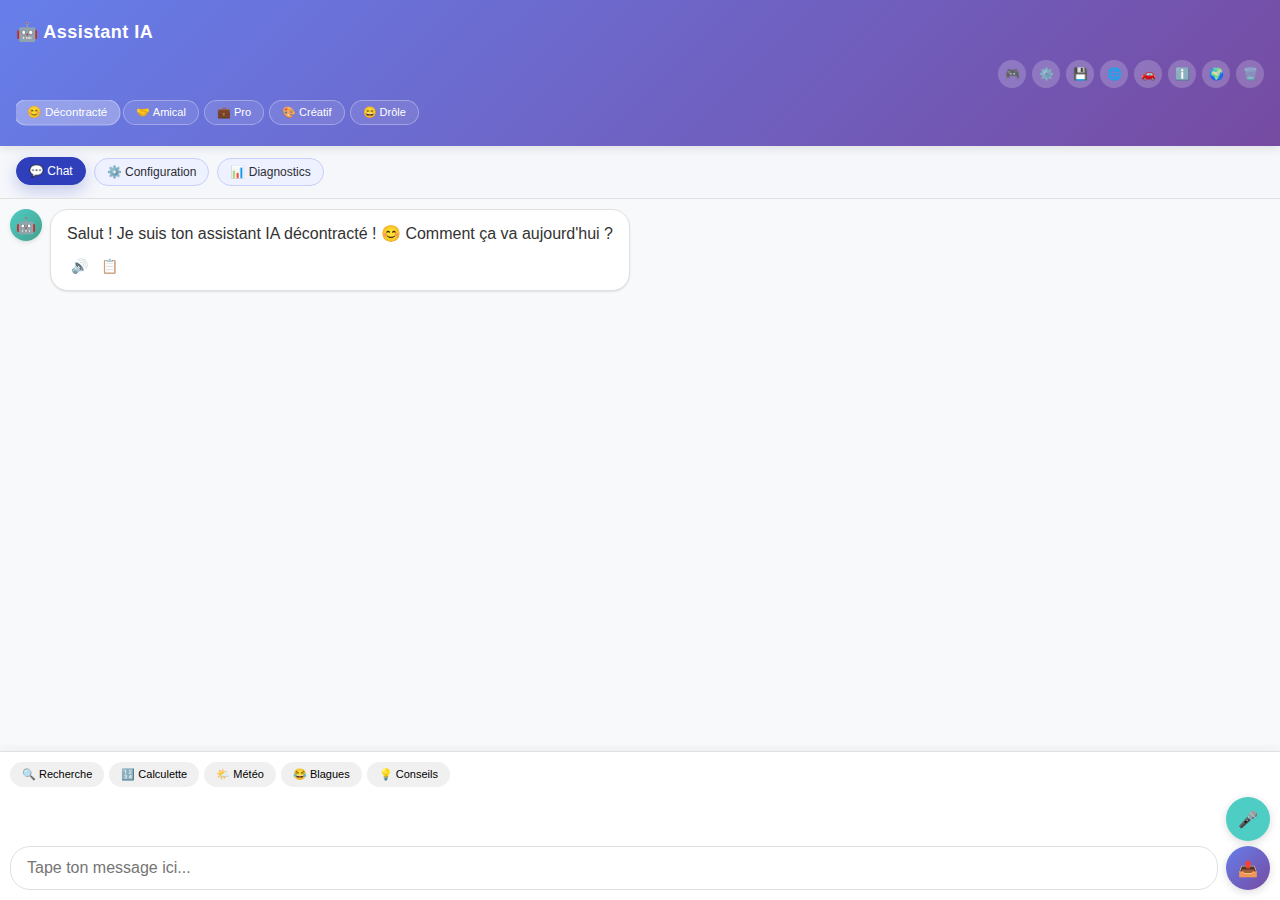
<file: app/src/main/assets/webapp/backupwww/index.html>
<!DOCTYPE html>
<html lang="fr">
<head>
    <meta charset="UTF-8">
    <meta name="viewport" content="width=device-width, initial-scale=1.0, maximum-scale=1.0, user-scalable=no">
    <meta name="theme-color" content="#667eea">
    <meta name="description" content="Assistant IA mobile intelligent et sécurisé">
    <title>Chat IA Mobile</title>
    <link rel="manifest" href="/manifest.json">
    <style>
        * {
            margin: 0;
            padding: 0;
            box-sizing: border-box;
            -webkit-tap-highlight-color: transparent;
        }
        
        :root {
            --primary-gradient: linear-gradient(135deg, #667eea, #764ba2);
            --secondary-gradient: linear-gradient(135deg, #4ECDC4, #44A08D);
            --accent-gradient: linear-gradient(135deg, #FF6B6B, #4ECDC4);
            --bg-color: #f8f9fa;
            --text-color: #333;
            --border-color: #e0e0e0;
            --shadow: 0 2px 10px rgba(0,0,0,0.1);
        }
        
        body {
            font-family: -apple-system, BlinkMacSystemFont, 'Segoe UI', Roboto, 'Helvetica Neue', Arial, sans-serif;
            background: var(--primary-gradient);
            height: 100vh;
            overflow: hidden;
            -webkit-font-smoothing: antialiased;
            -moz-osx-font-smoothing: grayscale;
        }
        
        .chat-container {
            width: 100%;
            height: 100vh;
            background: white;
            display: flex;
            flex-direction: column;
            position: relative;
        }
        
        .chat-header {
            background: var(--primary-gradient);
            color: white;
            padding: 12px 16px 16px;
            position: relative;
            box-shadow: var(--shadow);
            overflow: hidden;
            z-index: 100;
        }
        
        .header-top {
            display: flex;
            justify-content: space-between;
            align-items: center;
            min-height: 40px;
        }
        
        .chat-title {
            font-size: 18px;
            font-weight: 700;
            flex: 1;
            min-width: 0;
            overflow: hidden;
            text-overflow: ellipsis;
            white-space: nowrap;
            letter-spacing: 0.5px;
        }
        
        .header-controls-row {
            margin-top: 8px;
            display: flex;
            justify-content: flex-end;
            overflow-x: auto;
            -webkit-overflow-scrolling: touch;
            scrollbar-width: none;
        }
        
        .header-controls-row::-webkit-scrollbar {
            display: none;
        }
        
        .header-controls {
            display: flex;
            gap: 6px;
            flex-wrap: nowrap;
        }
        
        .header-btn {
            background: rgba(255,255,255,0.2);
            border: none;
            color: white;
            padding: 4px;
            border-radius: 50%;
            font-size: 12px;
            cursor: pointer;
            transition: all 0.3s cubic-bezier(0.4, 0, 0.2, 1);
            min-width: 28px;
            min-height: 28px;
            display: flex;
            align-items: center;
            justify-content: center;
            flex-shrink: 0;
        }
        
        .header-btn:active {
            transform: scale(0.9);
            background: rgba(255,255,255,0.35);
        }
        
        .personality-selector {
            display: flex;
            gap: 5px;
            overflow-x: auto;
            padding-bottom: 5px;
            margin-top: 12px;
            scrollbar-width: none;
        }
        
        .personality-selector::-webkit-scrollbar {
            display: none;
        }
        
        .personality-btn {
            padding: 5px 12px;
            border: 1px solid rgba(255,255,255,0.3);
            background: rgba(255,255,255,0.1);
            color: white;
            border-radius: 15px;
            cursor: pointer;
            font-size: 11px;
            white-space: nowrap;
            transition: all 0.3s cubic-bezier(0.4, 0, 0.2, 1);
            font-weight: 500;
        }
        
        .personality-btn.active {
            background: rgba(255,255,255,0.3);
            transform: scale(1.05);
        }
        
        .main-nav {
            display: flex;
            gap: 8px;
            padding: 12px 16px;
            background: #f5f7fb;
            border-bottom: 1px solid var(--border-color);
            overflow-x: auto;
            -webkit-overflow-scrolling: touch;
            scrollbar-width: none;
        }
        
        .main-nav::-webkit-scrollbar {
            display: none;
        }
        
        .main-nav-btn {
            padding: 6px 12px;
            border: 1px solid #c7cffb;
            background: #eef1ff;
            color: #2c2d33;
            border-radius: 999px;
            font-size: 12px;
            cursor: pointer;
            flex-shrink: 0;
            transition: all 0.3s cubic-bezier(0.4, 0, 0.2, 1);
            font-weight: 500;
        }
        
        .main-nav-btn.active {
            background: #2f3fbb;
            color: #ffffff;
            border-color: #2f3fbb;
            box-shadow: 0 6px 16px rgba(47,63,187,0.25);
            transform: translateY(-1px);
        }
        
        .main-content {
            flex: 1;
            display: flex;
            flex-direction: column;
            overflow: hidden;
        }
        
        .view {
            display: none;
            flex: 1;
            flex-direction: column;
            overflow: hidden;
            opacity: 0;
            transition: opacity 0.3s ease;
        }
        
        .view.active {
            display: flex;
            opacity: 1;
        }
        
        .chat-messages {
            flex: 1;
            overflow-y: auto;
            padding: 10px;
            background: var(--bg-color);
            -webkit-overflow-scrolling: touch;
            scroll-behavior: smooth;
        }
        
        .message {
            margin-bottom: 12px;
            display: flex;
            align-items: flex-start;
            gap: 8px;
            animation: slideIn 0.3s cubic-bezier(0.4, 0, 0.2, 1);
        }
        
        .message.user {
            flex-direction: row-reverse;
        }
        
        .message-bubble {
            max-width: 80%;
            padding: 12px 16px;
            border-radius: 18px;
            position: relative;
            word-wrap: break-word;
            line-height: 1.5;
            box-shadow: 0 1px 2px rgba(0,0,0,0.1);
        }
        
        .message.user .message-bubble {
            background: var(--primary-gradient);
            color: white;
        }
        
        .message.ai .message-bubble {
            background: white;
            color: var(--text-color);
            border: 1px solid var(--border-color);
        }
        
        .message-actions {
            display: flex;
            gap: 5px;
            margin-top: 8px;
            opacity: 0.7;
        }
        
        .message-btn {
            background: none;
            border: none;
            font-size: 14px;
            cursor: pointer;
            padding: 4px;
            border-radius: 4px;
            transition: all 0.2s;
        }
        
        .message-btn:active {
            transform: scale(0.9);
            opacity: 1;
        }
        
        .message-avatar {
            width: 32px;
            height: 32px;
            border-radius: 50%;
            display: flex;
            align-items: center;
            justify-content: center;
            font-size: 16px;
            flex-shrink: 0;
            box-shadow: 0 2px 4px rgba(0,0,0,0.1);
        }
        
        .message.user .message-avatar {
            background: var(--accent-gradient);
            color: white;
        }
        
        .message.ai .message-avatar {
            background: var(--secondary-gradient);
            color: white;
        }
        
        .typing-indicator {
            display: none;
            padding: 10px;
        }
        
        .typing-dots {
            display: inline-flex;
            gap: 2px;
        }
        
        .typing-dots span {
            width: 6px;
            height: 6px;
            background: #667eea;
            border-radius: 50%;
            animation: typing 1.4s infinite ease-in-out;
        }
        
        .typing-dots span:nth-child(2) { animation-delay: 0.2s; }
        .typing-dots span:nth-child(3) { animation-delay: 0.4s; }
        
        .chat-input-container {
            background: white;
            border-top: 1px solid var(--border-color);
            padding: 10px;
            box-shadow: 0 -2px 10px rgba(0,0,0,0.05);
        }
        
        .plugins-bar {
            display: flex;
            gap: 5px;
            margin-bottom: 10px;
            overflow-x: auto;
            scrollbar-width: none;
            -webkit-overflow-scrolling: touch;
        }
        
        .plugins-bar::-webkit-scrollbar {
            display: none;
        }
        
        .plugin-btn {
            padding: 6px 12px;
            background: #f0f0f0;
            border: none;
            border-radius: 15px;
            font-size: 11px;
            cursor: pointer;
            white-space: nowrap;
            transition: all 0.3s cubic-bezier(0.4, 0, 0.2, 1);
            font-weight: 500;
        }
        
        .plugin-btn:active {
            background: #ddd;
            transform: scale(0.95);
        }
        
        .input-row {
            display: flex;
            gap: 8px;
            align-items: flex-end;
        }
        
        .input-field {
            flex: 1;
            padding: 12px 16px;
            border: 1px solid var(--border-color);
            border-radius: 20px;
            font-size: 16px;
            outline: none;
            resize: none;
            max-height: 120px;
            min-height: 44px;
            font-family: inherit;
            transition: border-color 0.3s;
        }
        
        .input-field:focus {
            border-color: #667eea;
        }
        
        .input-controls {
            display: flex;
            flex-direction: column;
            gap: 5px;
        }
        
        .control-btn {
            width: 44px;
            height: 44px;
            border: none;
            border-radius: 50%;
            cursor: pointer;
            font-size: 16px;
            display: flex;
            align-items: center;
            justify-content: center;
            transition: all 0.3s cubic-bezier(0.4, 0, 0.2, 1);
            box-shadow: 0 2px 8px rgba(0,0,0,0.15);
        }
        
        .send-btn {
            background: var(--primary-gradient);
            color: white;
        }
        
        .voice-btn {
            background: #4ECDC4;
            color: white;
        }
        
        .voice-btn.recording {
            background: #ff4757;
            animation: pulse 1s infinite;
        }
        
        .control-btn:active {
            transform: scale(0.9);
        }
        
        .control-btn:disabled {
            opacity: 0.5;
            cursor: not-allowed;
            transform: none;
        }
        
        .panel {
            flex: 1;
            overflow-y: auto;
            padding: 16px;
            background: #f7f8fb;
            -webkit-overflow-scrolling: touch;
        }
        
        .panel-section {
            background: #ffffff;
            border-radius: 12px;
            padding: 16px;
            margin-bottom: 12px;
            box-shadow: 0 10px 28px rgba(15,23,42,0.08);
            border: 1px solid rgba(226,232,240,0.6);
        }
        
        .panel-section h3 {
            font-size: 18px;
            margin-bottom: 10px;
            color: #1f1f1f;
            font-weight: 600;
        }
        
        .panel-section h4 {
            font-size: 15px;
            margin-bottom: 8px;
            color: #374151;
            font-weight: 600;
        }
        
        .panel-placeholder {
            color: #475569;
            font-size: 13px;
            line-height: 1.6;
        }
        
        .panel-json {
            background: #0f172a;
            color: #e2e8f0;
            padding: 12px;
            border-radius: 8px;
            font-family: 'Courier New', monospace;
            font-size: 12px;
            overflow-x: auto;
            max-height: 300px;
        }
        
        .panel-actions {
            display: flex;
            flex-wrap: wrap;
            gap: 8px;
            margin-top: 12px;
        }
        
        .panel-button {
            padding: 8px 14px;
            border: none;
            border-radius: 8px;
            background: var(--primary-gradient);
            color: white;
            font-size: 13px;
            cursor: pointer;
            transition: transform 0.2s;
            font-weight: 500;
        }
        
        .panel-button.secondary {
            background: var(--secondary-gradient);
        }
        
        .panel-button:active {
            transform: scale(0.96);
        }
        
        .panel-button:disabled {
            opacity: 0.4;
            cursor: not-allowed;
            transform: none;
        }
        
        .panel-list {
            list-style: none;
            margin: 0;
            padding: 0;
        }
        
        .panel-list li {
            padding: 8px 0;
            border-bottom: 1px solid rgba(148,163,184,0.25);
            font-size: 13px;
            color: #1e293b;
        }
        
        .panel-list li:last-child {
            border-bottom: none;
        }
        
        .panel-status {
            display: flex;
            flex-direction: column;
            gap: 8px;
            font-size: 13px;
            color: #1e293b;
        }
        
        .status-item span {
            color: #64748b;
            text-transform: uppercase;
            font-size: 11px;
            letter-spacing: 0.05em;
            margin-right: 8px;
            font-weight: 600;
        }
        
        .plugin-modal {
            position: fixed;
            top: 0;
            left: 0;
            width: 100%;
            height: 100%;
            background: rgba(0,0,0,0.5);
            display: none;
            z-index: 1000;
            backdrop-filter: blur(4px);
        }
        
        .modal-content {
            position: absolute;
            bottom: 0;
            width: 100%;
            background: white;
            border-radius: 20px 20px 0 0;
            padding: 20px;
            max-height: 80vh;
            overflow-y: auto;
            animation: slideUp 0.3s cubic-bezier(0.4, 0, 0.2, 1);
        }
        
        .modal-content.large {
            max-height: 90vh;
        }
        
        .modal-header {
            display: flex;
            justify-content: space-between;
            align-items: center;
            margin-bottom: 20px;
        }
        
        .modal-header h3 {
            font-size: 18px;
            font-weight: 600;
        }
        
        .close-btn {
            background: none;
            border: none;
            font-size: 24px;
            cursor: pointer;
            color: #666;
            transition: color 0.3s;
        }
        
        .close-btn:active {
            color: #333;
        }
        
        .language-selector {
            position: absolute;
            top: 70px;
            right: 15px;
            background: white;
            border-radius: 10px;
            padding: 10px;
            box-shadow: 0 5px 15px rgba(0,0,0,0.2);
            display: none;
            z-index: 100;
            animation: fadeIn 0.2s ease;
        }
        
        .lang-btn {
            display: block;
            width: 100%;
            padding: 8px 15px;
            border: none;
            background: none;
            cursor: pointer;
            text-align: left;
            border-radius: 5px;
            margin: 2px 0;
            transition: background 0.2s;
            font-size: 14px;
        }
        
        .lang-btn:hover, 
        .lang-btn.active {
            background: #f0f0f0;
        }
        
        @keyframes slideIn {
            from { 
                opacity: 0; 
                transform: translateY(20px); 
            }
            to { 
                opacity: 1; 
                transform: translateY(0); 
            }
        }
        
        @keyframes slideUp {
            from { 
                transform: translateY(100%); 
            }
            to { 
                transform: translateY(0); 
            }
        }
        
        @keyframes fadeIn {
            from { 
                opacity: 0; 
            }
            to { 
                opacity: 1; 
            }
        }
        
        @keyframes typing {
            0%, 80%, 100% { 
                transform: scale(0.8); 
                opacity: 0.5; 
            }
            40% { 
                transform: scale(1); 
                opacity: 1; 
            }
        }
        
        @keyframes pulse {
            0%, 100% { 
                transform: scale(1); 
            }
            50% { 
                transform: scale(1.1); 
            }
        }
        
        .chat-messages::-webkit-scrollbar { 
            width: 3px; 
        }
        
        .chat-messages::-webkit-scrollbar-track { 
            background: transparent; 
        }
        
        .chat-messages::-webkit-scrollbar-thumb { 
            background: #ccc; 
            border-radius: 3px; 
        }
        
        /* Améliorations pour mobile */
        @media (max-width: 480px) {
            .chat-title {
                font-size: 16px;
            }
            
            .message-bubble {
                max-width: 85%;
            }
            
            .header-btn {
                min-width: 26px;
                min-height: 26px;
            }
        }
        
        /* Mode sombre (optionnel) */
        @media (prefers-color-scheme: dark) {
            :root {
                --bg-color: #1a1a1a;
                --text-color: #e0e0e0;
                --border-color: #333;
            }
            
            body {
                background: linear-gradient(135deg, #1a1a2e 0%, #16213e 100%);
            }
            
            .chat-container {
                background: #0f0f0f;
            }
            
            .message.ai .message-bubble {
                background: #1a1a1a;
                color: #e0e0e0;
                border-color: #333;
            }
            
            .chat-input-container {
                background: #1a1a1a;
                border-top-color: #333;
            }
            
            .input-field {
                background: #0f0f0f;
                color: #e0e0e0;
                border-color: #333;
            }
            
            .panel {
                background: #0f0f0f;
            }
            
            .panel-section {
                background: #1a1a1a;
                border-color: #333;
            }
        }
    </style>
</head>
<body>
    <div class="chat-container">
        <div class="chat-header">
            <div class="header-top">
                <div class="chat-title">🤖 Assistant IA</div>
            </div>
            <div class="header-controls-row">
                <div class="header-controls">
                    <button class="header-btn" id="gamesBtn" title="Jeux">🎮</button>
                    <button class="header-btn" id="settingsBtn" title="Paramètres">⚙️</button>
                    <button class="header-btn" id="databaseBtn" title="Base de données">💾</button>
                    <button class="header-btn" id="serverBtn" title="Serveurs">🌐</button>
                    <button class="header-btn" id="kittBtn" title="Interface KITT">🚗</button>
                    <button class="header-btn" id="infoBtn" title="Informations">ℹ️</button>
                    <button class="header-btn" id="langBtn" title="Langue">🌍</button>
                    <button class="header-btn" id="clearBtn" title="Effacer">🗑️</button>
                </div>
            </div>
            <div class="personality-selector">
                <button class="personality-btn active" data-personality="casual">😊 Décontracté</button>
                <button class="personality-btn" data-personality="friendly">🤝 Amical</button>
                <button class="personality-btn" data-personality="professional">💼 Pro</button>
                <button class="personality-btn" data-personality="creative">🎨 Créatif</button>
                <button class="personality-btn" data-personality="funny">😄 Drôle</button>
            </div>
        </div>

        <div class="language-selector" id="langSelector">
            <button class="lang-btn active" data-lang="fr">🇫🇷 Français</button>
            <button class="lang-btn" data-lang="en">🇺🇸 English</button>
            <button class="lang-btn" data-lang="auto">🔄 Auto</button>
        </div>

        <div class="main-nav" id="mainNav">
            <button class="main-nav-btn active" data-view="view-chat">💬 Chat</button>
            <button class="main-nav-btn" data-view="view-config">⚙️ Configuration</button>
            <button class="main-nav-btn" data-view="view-diagnostics">📊 Diagnostics</button>
        </div>

        <div class="main-content">
            <div class="view active" id="view-chat">
                <div class="chat-messages" id="chatMessages">
                    <div class="message ai">
                        <div class="message-avatar">🤖</div>
                        <div class="message-bubble">
                            Salut ! Je suis ton assistant IA décontracté ! 😊 Comment ça va aujourd'hui ?
                            <div class="message-actions">
                                <button class="message-btn" title="Écouter">🔊</button>
                                <button class="message-btn" title="Copier">📋</button>
                            </div>
                        </div>
                    </div>
                </div>

                <div class="typing-indicator" id="typingIndicator">
                    <div class="message ai">
                        <div class="message-avatar">🤖</div>
                        <div class="message-bubble">
                            Je réfléchis <div class="typing-dots"><span></span><span></span><span></span></div>
                        </div>
                    </div>
                </div>

                <div class="chat-input-container">
                    <div class="plugins-bar">
                        <button class="plugin-btn" onclick="openPlugin('websearch')">🔍 Recherche</button>
                        <button class="plugin-btn" onclick="openPlugin('calculator')">🔢 Calculette</button>
                        <button class="plugin-btn" onclick="openPlugin('weather')">🌤️ Météo</button>
                        <button class="plugin-btn" onclick="openPlugin('jokes')">😂 Blagues</button>
                        <button class="plugin-btn" onclick="openPlugin('tips')">💡 Conseils</button>
                    </div>
                    
                    <div class="input-row">
                        <textarea class="input-field" id="messageInput" placeholder="Tape ton message ici..." rows="1"></textarea>
                        <div class="input-controls">
                            <button class="control-btn voice-btn" id="voiceBtn" title="Message vocal">🎤</button>
                            <button class="control-btn send-btn" id="sendBtn" title="Envoyer">📤</button>
                        </div>
                    </div>
                </div>
            </div>

            <div class="view" id="view-config">
                <div class="panel">
                    <div class="panel-section">
                        <h3>Configuration rapide</h3>
                        <p class="panel-placeholder">
                            Accédez aux réglages détaillés depuis l'application Android. Cette vue offre un aperçu rapide des services essentiels.
                        </p>
                    </div>
                    <div class="panel-section">
                        <h4>Serveurs locaux</h4>
                        <div class="panel-status">
                            <div class="status-item"><span>HTTP</span><strong>Port 8080 (index & webapp)</strong></div>
                            <div class="status-item"><span>Fichiers</span><strong>/sites/ & /user-sites/</strong></div>
                            <div class="status-item"><span>Dash</span><strong>/sites/webapp/index.html</strong></div>
                        </div>
                    </div>
                    <div class="panel-section">
                        <h4>Intégrations disponibles</h4>
                        <ul class="panel-list">
                            <li>Interface KITT accessible via la notification rapide</li>
                            <li>Plugins intégrés : Recherche, Calculette, Météo, Blagues, Conseils</li>
                            <li>Connexion aux services IA via le bridge Android</li>
                        </ul>
                    </div>
                    <div class="panel-section">
                        <h4>Configuration JSON ai_config</h4>
                        <p class="panel-placeholder">Aperçu du fichier <code>ai_config.json</code> (lecture seule). Utilisez l'éditeur pour modifier le contenu depuis l'application.</p>
                        <pre class="panel-json" id="aiConfigPreview">Chargement disponible uniquement sur Android…</pre>
                        <div class="panel-actions">
                            <button class="panel-button" id="aiConfigReloadBtn">Recharger</button>
                            <button class="panel-button secondary" id="aiConfigEditBtn">Modifier JSON</button>
                        </div>
                    </div>
                </div>
            </div>

            <div class="view" id="view-diagnostics">
                <div class="panel">
                    <div class="panel-section">
                        <h3>Diagnostics</h3>
                        <p class="panel-placeholder">
                            Les tests avancés (logs, état des services, réseau) sont disponibles dans l'application principale. Cette vue résume l'état général.
                        </p>
                        <div class="panel-actions">
                            <button class="panel-button" id="diagnosticsRefreshBtn" disabled>Rafraîchir</button>
                            <button class="panel-button secondary" id="diagnosticsLogsBtn" disabled>Voir les logs</button>
                        </div>
                    </div>
                    <div class="panel-section">
                        <h4>Statut rapide</h4>
                        <div class="panel-status">
                            <div class="status-item"><span>Services IA</span><strong>Actifs via l'application</strong></div>
                            <div class="status-item"><span>WebSocket</span><strong>Bridge Android natif</strong></div>
                            <div class="status-item"><span>Hotword</span><strong>Détection locale (Porcupine)</strong></div>
                        </div>
                    </div>
                </div>
            </div>
        </div>
    </div>

    <!-- Modals -->
    <div class="plugin-modal" id="pluginModal">
        <div class="modal-content">
            <div class="modal-header">
                <h3 id="modalTitle">Plugin</h3>
                <button class="close-btn" onclick="closePlugin()">×</button>
            </div>
            <div id="modalContent"></div>
        </div>
    </div>

    <div class="plugin-modal" id="infoModal">
        <div class="modal-content">
            <div class="modal-header">
                <h3>🚀 Informations Système</h3>
                <button class="close-btn" onclick="closeInfo()">×</button>
            </div>
            <div id="infoContent">
                <div style="padding: 20px; text-align: center;">
                    <h4>📱 Application ChatAI-Android</h4>
                    <p style="margin: 10px 0;">Version complète avec toutes les fonctionnalités principales.</p>
                    
                    <div style="margin: 20px 0; text-align: left;">
                        <h5 style="margin-bottom: 10px; color: #667eea;">🌐 Serveurs Locaux :</h5>
                        <p style="margin: 5px 0;"><strong>HTTP Server :</strong> <span id="httpStatus">Vérification...</span></p>
                        <p style="margin: 5px 0;"><strong>WebSocket Server :</strong> <span id="wsStatus">Vérification...</span></p>
                        <p style="margin: 5px 0;"><strong>Service IA :</strong> <span id="aiStatus">Vérification...</span></p>
                    </div>
                    
                    <div style="margin: 20px 0; text-align: left;">
                        <h5 style="margin-bottom: 10px; color: #667eea;">🔌 Plugins Disponibles :</h5>
                        <p style="margin: 5px 0;">🔍 Recherche Web | 🔢 Calculette | 🌤️ Météo</p>
                        <p style="margin: 5px 0;">😂 Blagues | 💡 Conseils</p>
                    </div>
                    
                    <div style="margin: 20px 0; text-align: left;">
                        <h5 style="margin-bottom: 10px; color: #667eea;">🔒 Sécurité :</h5>
                        <p style="margin: 5px 0;">✅ Validation XSS</p>
                        <p style="margin: 5px 0;">✅ Cache sécurisé</p>
                        <p style="margin: 5px 0;">✅ Gestion des permissions Android</p>
                    </div>
                    
                    <button onclick="testServers()" style="width: 100%; padding: 12px; background: linear-gradient(135deg, #4ECDC4, #44A08D); color: white; border: none; border-radius: 8px; margin-top: 15px; font-weight: 600; cursor: pointer;">🧪 Tester les Serveurs</button>
                </div>
            </div>
        </div>
    </div>

    <div class="plugin-modal" id="jsonModal">
        <div class="modal-content large">
            <div class="modal-header">
                <h3>Éditeur ai_config.json</h3>
                <button class="close-btn" id="closeJsonModal">×</button>
            </div>
            <div class="modal-body">
                <p style="margin-bottom: 10px; font-size: 12px; color: #94a3b8;">Chemin: /storage/emulated/0/ChatAI-Files/config/ai_config.json</p>
                <textarea id="aiConfigEditor" style="width: 100%; height: 260px; background: #0f172a; color: #e2e8f0; border: 1px solid rgba(148, 163, 184, 0.3); border-radius: 8px; padding: 12px; font-family: 'Fira Code', 'Courier New', monospace; font-size: 12px; resize: vertical;"></textarea>
                <div class="modal-actions" style="margin-top: 12px; display: flex; gap: 8px;">
                    <button class="panel-button" id="aiConfigSaveBtn">Sauvegarder</button>
                    <button class="panel-button secondary" id="aiConfigEditorReloadBtn">Recharger</button>
                </div>
                <div id="aiConfigFeedback" style="margin-top: 8px; font-size: 12px; color: #94a3b8;"></div>
            </div>
        </div>
    </div>

    <script src="chat.js"></script>
    <script>
        // Fonctions utilitaires globales pour les plugins
        
        function speakText(button) {
            if ('speechSynthesis' in window && window.secureChatApp) {
                const messageText = button.closest('.message-bubble').textContent.replace(/[🔊📋]/g, '').trim();
                window.secureChatApp.speakText(messageText);
            }
        }

        function openPlugin(pluginType) {
            const modal = document.getElementById('pluginModal');
            const title = document.getElementById('modalTitle');
            const content = document.getElementById('modalContent');
            
            const plugins = {
                websearch: {
                    title: '🔍 Recherche Web',
                    content: `<div style="text-align: center;">
                        <input type="text" id="searchQuery" placeholder="Bitcoin, météo, actualités..." style="width: 100%; padding: 12px; border: 1px solid #ddd; border-radius: 8px; margin-bottom: 15px; font-size: 14px;">
                        <button onclick="performWebSearch()" style="width: 100%; padding: 12px; background: linear-gradient(135deg, #667eea, #764ba2); color: white; border: none; border-radius: 8px; font-weight: bold; cursor: pointer;">🔍 Rechercher sur le web</button>
                        <div id="searchResults" style="background: #f8f9fa; padding: 15px; border-radius: 8px; display: none; margin-top: 10px; max-height: 300px; overflow-y: auto; text-align: left; font-size: 13px; line-height: 1.6;"></div>
                    </div>`
                },
                calculator: {
                    title: '🔢 Calculette',
                    content: `<div style="display: grid; grid-template-columns: repeat(4, 1fr); gap: 10px;">
                        <input type="text" id="calcDisplay" readonly style="grid-column: span 4; padding: 15px; font-size: 18px; text-align: right; border: 1px solid #ddd; border-radius: 8px; background: #f8f9fa;">
                        <button onclick="clearCalc()" style="grid-column: span 2; padding: 15px; background: #ff4757; color: white; border: none; border-radius: 8px; font-weight: bold; cursor: pointer;">C</button>
                        <button onclick="deleteLast()" style="grid-column: span 2; padding: 15px; background: #ffa502; color: white; border: none; border-radius: 8px; font-weight: bold; cursor: pointer;">⌫</button>
                        <button onclick="addToCalc('7')" style="padding: 15px; background: #f1f2f6; border: none; border-radius: 8px; cursor: pointer; font-size: 16px;">7</button>
                        <button onclick="addToCalc('8')" style="padding: 15px; background: #f1f2f6; border: none; border-radius: 8px; cursor: pointer; font-size: 16px;">8</button>
                        <button onclick="addToCalc('9')" style="padding: 15px; background: #f1f2f6; border: none; border-radius: 8px; cursor: pointer; font-size: 16px;">9</button>
                        <button onclick="addToCalc('/')" style="padding: 15px; background: #667eea; color: white; border: none; border-radius: 8px; cursor: pointer; font-size: 16px;">/</button>
                        <button onclick="addToCalc('4')" style="padding: 15px; background: #f1f2f6; border: none; border-radius: 8px; cursor: pointer; font-size: 16px;">4</button>
                        <button onclick="addToCalc('5')" style="padding: 15px; background: #f1f2f6; border: none; border-radius: 8px; cursor: pointer; font-size: 16px;">5</button>
                        <button onclick="addToCalc('6')" style="padding: 15px; background: #f1f2f6; border: none; border-radius: 8px; cursor: pointer; font-size: 16px;">6</button>
                        <button onclick="addToCalc('*')" style="padding: 15px; background: #667eea; color: white; border: none; border-radius: 8px; cursor: pointer; font-size: 16px;">*</button>
                        <button onclick="addToCalc('1')" style="padding: 15px; background: #f1f2f6; border: none; border-radius: 8px; cursor: pointer; font-size: 16px;">1</button>
                        <button onclick="addToCalc('2')" style="padding: 15px; background: #f1f2f6; border: none; border-radius: 8px; cursor: pointer; font-size: 16px;">2</button>
                        <button onclick="addToCalc('3')" style="padding: 15px; background: #f1f2f6; border: none; border-radius: 8px; cursor: pointer; font-size: 16px;">3</button>
                        <button onclick="addToCalc('-')" style="padding: 15px; background: #667eea; color: white; border: none; border-radius: 8px; cursor: pointer; font-size: 16px;">-</button>
                        <button onclick="addToCalc('0')" style="padding: 15px; background: #f1f2f6; border: none; border-radius: 8px; cursor: pointer; font-size: 16px;">0</button>
                        <button onclick="addToCalc('.')" style="padding: 15px; background: #f1f2f6; border: none; border-radius: 8px; cursor: pointer; font-size: 16px;">.</button>
                        <button onclick="calculate()" style="padding: 15px; background: #4ECDC4; color: white; border: none; border-radius: 8px; cursor: pointer; font-size: 16px; font-weight: bold;">=</button>
                        <button onclick="addToCalc('+')" style="padding: 15px; background: #667eea; color: white; border: none; border-radius: 8px; cursor: pointer; font-size: 16px;">+</button>
                    </div>`
                },
                weather: {
                    title: '🌤️ Météo',
                    content: `<div style="text-align: center;">
                        <input type="text" id="cityInput" placeholder="Entrez une ville..." style="width: 100%; padding: 12px; border: 1px solid #ddd; border-radius: 8px; margin-bottom: 15px; font-size: 14px;">
                        <button onclick="getWeather()" style="width: 100%; padding: 12px; background: linear-gradient(135deg, #4ECDC4, #44A08D); color: white; border: none; border-radius: 8px; font-weight: bold; cursor: pointer;">Obtenir la météo</button>
                        <div id="weatherResult" style="background: #f8f9fa; padding: 15px; border-radius: 8px; display: none; margin-top: 10px;"></div>
                    </div>`
                },
                jokes: {
                    title: '😂 Générateur de Blagues',
                    content: `<div style="text-align: center;">
                        <button onclick="getRandomJoke()" style="width: 100%; padding: 15px; background: linear-gradient(135deg, #ff6b6b, #ee5a6f); color: white; border: none; border-radius: 8px; margin-bottom: 15px; font-weight: bold; cursor: pointer;">🎲 Blague aléatoire</button>
                        <div id="jokeResult" style="background: #f8f9fa; padding: 20px; border-radius: 8px; min-height: 80px; display: flex; align-items: center; justify-content: center; font-style: italic; color: #666; line-height: 1.6;">Cliquez pour une blague ! 😄</div>
                    </div>`
                },
                tips: {
                    title: '💡 Conseils du Jour',
                    content: `<div style="text-align: center;">
                        <div style="display: grid; grid-template-columns: repeat(2, 1fr); gap: 10px; margin-bottom: 15px;">
                            <button onclick="getTip('productivity')" style="padding: 12px; background: #4ECDC4; color: white; border: none; border-radius: 8px; font-weight: bold; cursor: pointer;">📈 Productivité</button>
                            <button onclick="getTip('health')" style="padding: 12px; background: #ff6b6b; color: white; border: none; border-radius: 8px; font-weight: bold; cursor: pointer;">🏃‍♂️ Santé</button>
                            <button onclick="getTip('tech')" style="padding: 12px; background: #667eea; color: white; border: none; border-radius: 8px; font-weight: bold; cursor: pointer;">💻 Tech</button>
                            <button onclick="getTip('lifestyle')" style="padding: 12px; background: #ffa502; color: white; border: none; border-radius: 8px; font-weight: bold; cursor: pointer;">🌟 Lifestyle</button>
                        </div>
                        <div id="tipResult" style="background: #f8f9fa; padding: 20px; border-radius: 8px; min-height: 100px; display: flex; align-items: center; justify-content: center; font-style: italic; color: #666; line-height: 1.6;">Choisissez une catégorie ! 💡</div>
                    </div>`
                }
            };
            
            const plugin = plugins[pluginType];
            if (plugin) {
                title.textContent = plugin.title;
                content.innerHTML = plugin.content;
                modal.style.display = 'block';
            }
        }

        function closePlugin() {
            document.getElementById('pluginModal').style.display = 'none';
        }

        // Fonctions de la calculatrice
        function addToCalc(value) { 
            const display = document.getElementById('calcDisplay');
            if (display) display.value += value; 
        }

        function clearCalc() { 
            const display = document.getElementById('calcDisplay');
            if (display) display.value = ''; 
        }

        function deleteLast() { 
            const display = document.getElementById('calcDisplay');
            if (display) display.value = display.value.slice(0, -1); 
        }

        function calculate() {
            const display = document.getElementById('calcDisplay');
            if (!display) return;
            
            try {
                const expression = display.value;
                if (!/^[0-9+\-*/.() ]+$/.test(expression)) {
                    display.value = 'Erreur';
                    return;
                }
                
                const result = Function('"use strict"; return (' + expression + ')')();
                display.value = result;
            } catch (error) {
                display.value = 'Erreur';
            }
        }

        // Fonction de recherche web
        function performWebSearch() {
            const searchQuery = document.getElementById('searchQuery');
            const searchResults = document.getElementById('searchResults');
            if (!searchQuery || !searchResults) return;
            
            const query = searchQuery.value.trim();
            if (!query) return;
            
            const safeQuery = query.replace(/[<>]/g, '');
            
            searchResults.innerHTML = '<div style="text-align: center; padding: 20px;">🔄 Recherche en cours...</div>';
            searchResults.style.display = 'block';
            
            fetch(`/api/search?q=${encodeURIComponent(safeQuery)}`)
                .then(response => response.json())
                .then(data => {
                    if (data.status === 'success') {
                        searchResults.innerHTML = `
                            <h4 style="margin-bottom: 10px;">🔍 Résultats pour "${data.query}":</h4>
                            <div style="white-space: pre-wrap;">${data.results}</div>
                        `;
                    } else {
                        searchResults.innerHTML = `<p style="color: #999;">Aucun résultat trouvé pour "${data.query}"</p>`;
                    }
                })
                .catch(error => {
                    console.error('Erreur recherche web:', error);
                    searchResults.innerHTML = `<p style="color: #ff4757;">❌ Erreur: ${error.message}</p>`;
                });
        }

        // Fonction météo
        function getWeather() {
            const cityInput = document.getElementById('cityInput');
            const weatherResult = document.getElementById('weatherResult');
            if (!cityInput || !weatherResult) return;
            
            const city = cityInput.value.trim();
            if (!city) return;
            
            const safeCity = city.replace(/[<>]/g, '');
            
            if (window.secureChatApp?.androidInterface?.getHttpServerUrl) {
                const serverUrl = window.secureChatApp.androidInterface.getHttpServerUrl();
                fetch(`${serverUrl}/api/weather/${encodeURIComponent(safeCity)}`)
                    .then(response => response.json())
                    .then(data => {
                        weatherResult.innerHTML = `
                            <h3 style="margin-bottom: 10px;">📍 ${data.city}</h3>
                            <div style="font-size: 32px; margin: 10px 0;">🌡️ ${data.temperature}°C</div>
                            <div style="font-size: 18px; margin: 5px 0;">${data.condition}</div>
                            <div style="font-size: 13px; color: #666; margin-top: 10px;">Humidité: ${data.humidity}% | Vent: ${data.wind}</div>
                        `;
                        weatherResult.style.display = 'block';
                    })
                    .catch(error => {
                        console.error('Erreur API météo:', error);
                        getWeatherFallback(safeCity, weatherResult);
                    });
            } else {
                getWeatherFallback(safeCity, weatherResult);
            }
        }

        function getWeatherFallback(city, resultElement) {
            const temp = Math.floor(Math.random() * 25) + 5;
            const conditions = ['Ensoleillé ☀️', 'Nuageux ☁️', 'Pluvieux 🌧️'];
            const condition = conditions[Math.floor(Math.random() * conditions.length)];
            
            resultElement.innerHTML = `
                <h3 style="margin-bottom: 10px;">📍 ${city}</h3>
                <div style="font-size: 32px; margin: 10px 0;">🌡️ ${temp}°C</div>
                <div style="font-size: 18px;">${condition}</div>
            `;
            resultElement.style.display = 'block';
        }

        // Fonction blagues
        function getRandomJoke() {
            const jokeResult = document.getElementById('jokeResult');
            if (!jokeResult) return;
            
            if (window.secureChatApp?.androidInterface?.getHttpServerUrl) {
                const serverUrl = window.secureChatApp.androidInterface.getHttpServerUrl();
                fetch(`${serverUrl}/api/jokes/random`)
                    .then(response => response.json())
                    .then(data => {
                        jokeResult.innerHTML = data.joke;
                    })
                    .catch(error => {
                        console.error('Erreur API blagues:', error);
                        getRandomJokeFallback(jokeResult);
                    });
            } else {
                getRandomJokeFallback(jokeResult);
            }
        }

        function getRandomJokeFallback(resultElement) {
            const jokes = [
                "Pourquoi les plongeurs plongent-ils toujours en arrière ? Parce que sinon, ils tombent dans le bateau ! 😂",
                "Comment appelle-t-on un chat tombé dans un pot de peinture ? Un chat-mallow ! 🎨",
                "Que dit un escargot quand il croise une limace ? 'Regarde le nudiste !' 🐌",
                "Qu'est-ce qu'un crocodile qui surveille une école ? Un Lacoste Gardien ! 🐊",
                "Pourquoi les poissons n'aiment pas jouer au tennis ? Parce qu'ils ont peur du filet ! 🐟"
            ];
            resultElement.innerHTML = jokes[Math.floor(Math.random() * jokes.length)];
        }

        // Fonction conseils
        function getTip(category) {
            const tipResult = document.getElementById('tipResult');
            if (!tipResult) return;
            
            if (window.secureChatApp?.androidInterface?.getHttpServerUrl) {
                const serverUrl = window.secureChatApp.androidInterface.getHttpServerUrl();
                fetch(`${serverUrl}/api/tips/${encodeURIComponent(category)}`)
                    .then(response => response.json())
                    .then(data => {
                        tipResult.innerHTML = data.tip;
                    })
                    .catch(error => {
                        console.error('Erreur API conseils:', error);
                        getTipFallback(category, tipResult);
                    });
            } else {
                getTipFallback(category, tipResult);
            }
        }

        function getTipFallback(category, resultElement) {
            const tips = {
                productivity: "🏆 Technique Pomodoro : Travaillez 25 minutes, puis faites une pause de 5 minutes. Répétez 4 fois, puis prenez une pause de 15-30 minutes.",
                health: "💧 Buvez un grand verre d'eau dès le réveil pour réhydrater votre corps après la nuit. Votre cerveau vous remerciera !",
                tech: "🔐 Utilisez un gestionnaire de mots de passe pour créer et stocker des mots de passe uniques et forts pour chaque compte.",
                lifestyle: "📚 Lisez 10 pages par jour. En un an, vous aurez lu environ 3650 pages, soit environ 12 livres !"
            };
            resultElement.innerHTML = tips[category] || "Conseil non disponible";
        }

        // Fonctions de navigation
        function showInfo() {
            const modal = document.getElementById('infoModal');
            modal.style.display = 'block';
            checkServerStatus();
        }

        function closeInfo() {
            document.getElementById('infoModal').style.display = 'none';
        }

        function checkServerStatus() {
            const httpStatus = document.getElementById('httpStatus');
            const wsStatus = document.getElementById('wsStatus');
            const aiStatus = document.getElementById('aiStatus');
            
            if (window.secureChatApp?.androidInterface) {
                try {
                    const httpUrl = window.secureChatApp.androidInterface.getHttpServerUrl?.();
                    if (httpUrl) {
                        httpStatus.innerHTML = '✅ Actif (' + httpUrl + ')';
                        httpStatus.style.color = 'green';
                    } else {
                        httpStatus.innerHTML = '❌ Inactif';
                        httpStatus.style.color = 'red';
                    }
                } catch (e) {
                    httpStatus.innerHTML = '❌ Erreur';
                    httpStatus.style.color = 'red';
                }
                
                try {
                    const wsCount = window.secureChatApp.androidInterface.getWebSocketClientsCount?.() || 'N/A';
                    wsStatus.innerHTML = '✅ Actif (' + wsCount + ' clients)';
                    wsStatus.style.color = 'green';
                } catch (e) {
                    wsStatus.innerHTML = '❌ Erreur';
                    wsStatus.style.color = 'red';
                }
                
                try {
                    const aiStats = window.secureChatApp.androidInterface.getAIServiceStats?.();
                    if (aiStats && aiStats.includes('healthy')) {
                        aiStatus.innerHTML = '✅ Actif';
                        aiStatus.style.color = 'green';
                    } else {
                        aiStatus.innerHTML = '❌ Inactif';
                        aiStatus.style.color = 'red';
                    }
                } catch (e) {
                    aiStatus.innerHTML = '❌ Erreur';
                    aiStatus.style.color = 'red';
                }
            } else {
                httpStatus.innerHTML = '❌ Interface non disponible';
                wsStatus.innerHTML = '❌ Interface non disponible';
                aiStatus.innerHTML = '❌ Interface non disponible';
            }
        }

        function testServers() {
            const button = event.target;
            button.innerHTML = '🔄 Test en cours...';
            button.disabled = true;
            
            setTimeout(() => {
                if (window.secureChatApp?.androidInterface) {
                    const httpUrl = window.secureChatApp.androidInterface.getHttpServerUrl?.();
                    if (httpUrl) {
                        fetch(httpUrl + '/api/status')
                            .then(response => response.json())
                            .then(data => {
                                alert('✅ Serveur HTTP : ' + data.server + ' (Version ' + data.version + ')');
                            })
                            .catch(error => {
                                alert('❌ Erreur serveur HTTP : ' + error.message);
                            });
                    } else {
                        alert('❌ Serveur HTTP non disponible');
                    }
                } else {
                    alert('❌ Interface Android non disponible');
                }
                
                button.innerHTML = '🧪 Tester les Serveurs';
                button.disabled = false;
            }, 1000);
        }

        function openSettings() {
            if (window.secureChatApp?.androidInterface?.openSettingsActivity) {
                window.secureChatApp.androidInterface.openSettingsActivity();
            } else {
                alert('⚙️ Paramètres\n🚧 Fonctionnalité en développement');
            }
        }

        function openDatabase() {
            if (window.secureChatApp?.androidInterface?.openDatabaseActivity) {
                window.secureChatApp.androidInterface.openDatabaseActivity();
            } else {
                alert('💾 Base de données\n🚧 Fonctionnalité en développement');
            }
        }

        function openServers() {
            if (window.secureChatApp?.androidInterface?.openServerActivity) {
                window.secureChatApp.androidInterface.openServerActivity();
            } else {
                alert('🌐 Serveurs\n🚧 Fonctionnalité en développement');
            }
        }

        // Ajouter les événements pour les boutons de navigation
        document.addEventListener('DOMContentLoaded', () => {
            const infoBtn = document.getElementById('infoBtn');
            if (infoBtn) {
                infoBtn.addEventListener('click', showInfo);
            }
            
            const settingsBtn = document.getElementById('settingsBtn');
            if (settingsBtn) {
                settingsBtn.addEventListener('click', openSettings);
            }
            
            const databaseBtn = document.getElementById('databaseBtn');
            if (databaseBtn) {
                databaseBtn.addEventListener('click', openDatabase);
            }
            
            const serverBtn = document.getElementById('serverBtn');
            if (serverBtn) {
                serverBtn.addEventListener('click', openServers);
            }
        });
    </script>
</body>
</html>
</file>
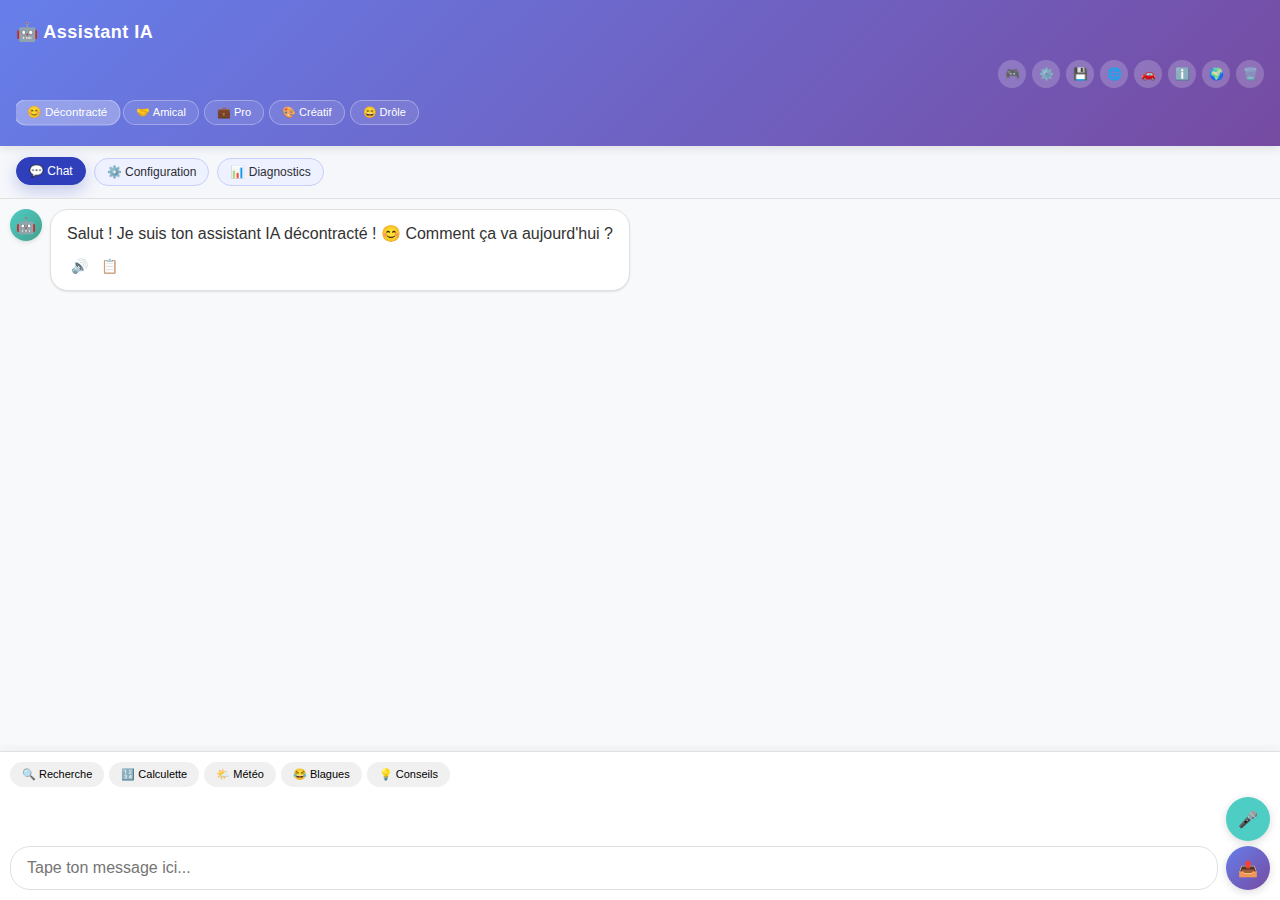
<file: app/src/main/assets/webapp/v3/index.html>
<!DOCTYPE html>
<html lang="fr">
<head>
    <meta charset="UTF-8">
    <meta name="viewport" content="width=device-width, initial-scale=1.0, maximum-scale=1.0, user-scalable=no">
    <meta name="theme-color" content="#667eea">
    <meta name="description" content="Assistant IA mobile intelligent et sécurisé">
    <title>Chat IA Mobile</title>
    <link rel="manifest" href="/manifest.json">
    <style>
        * {
            margin: 0;
            padding: 0;
            box-sizing: border-box;
            -webkit-tap-highlight-color: transparent;
        }
        
        :root {
            --primary-gradient: linear-gradient(135deg, #667eea, #764ba2);
            --secondary-gradient: linear-gradient(135deg, #4ECDC4, #44A08D);
            --accent-gradient: linear-gradient(135deg, #FF6B6B, #4ECDC4);
            --bg-color: #f8f9fa;
            --text-color: #333;
            --border-color: #e0e0e0;
            --shadow: 0 2px 10px rgba(0,0,0,0.1);
        }
        
        /* S'assurer que les variables CSS sont héritées partout */
        html, body {
            --primary-gradient: linear-gradient(135deg, #667eea, #764ba2);
            --secondary-gradient: linear-gradient(135deg, #4ECDC4, #44A08D);
            --accent-gradient: linear-gradient(135deg, #FF6B6B, #4ECDC4);
        }
        
        body {
            font-family: -apple-system, BlinkMacSystemFont, 'Segoe UI', Roboto, 'Helvetica Neue', Arial, sans-serif;
            background: var(--primary-gradient) !important;
            background-image: linear-gradient(135deg, #667eea, #764ba2) !important;
            height: 100vh;
            overflow: hidden;
            -webkit-font-smoothing: antialiased;
            -moz-osx-font-smoothing: grayscale;
        }
        
        .chat-container {
            width: 100%;
            height: 100vh;
            background: white;
            display: flex;
            flex-direction: column;
            position: relative;
        }
        
        .chat-header {
            background: var(--primary-gradient);
            color: white;
            padding: 12px 16px 16px;
            position: relative;
            box-shadow: var(--shadow);
            overflow: hidden;
            z-index: 100;
        }
        
        .header-top {
            display: flex;
            justify-content: space-between;
            align-items: center;
            min-height: 40px;
        }
        
        .chat-title {
            font-size: 18px;
            font-weight: 700;
            flex: 1;
            min-width: 0;
            overflow: hidden;
            text-overflow: ellipsis;
            white-space: nowrap;
            letter-spacing: 0.5px;
        }
        
        .header-controls-row {
            margin-top: 8px;
            display: flex;
            justify-content: flex-end;
            overflow-x: auto;
            -webkit-overflow-scrolling: touch;
            scrollbar-width: none;
        }
        
        .header-controls-row::-webkit-scrollbar {
            display: none;
        }
        
        .header-controls {
            display: flex;
            gap: 6px;
            flex-wrap: nowrap;
        }
        
        .header-btn {
            background: rgba(255,255,255,0.2);
            border: none;
            color: white;
            padding: 4px;
            border-radius: 50%;
            font-size: 12px;
            cursor: pointer;
            transition: all 0.3s cubic-bezier(0.4, 0, 0.2, 1);
            min-width: 28px;
            min-height: 28px;
            display: flex;
            align-items: center;
            justify-content: center;
            flex-shrink: 0;
        }
        
        .header-btn:active {
            transform: scale(0.9);
            background: rgba(255,255,255,0.35);
        }
        
        .personality-selector {
            display: flex;
            gap: 5px;
            overflow-x: auto;
            padding-bottom: 5px;
            margin-top: 12px;
            scrollbar-width: none;
        }
        
        .personality-selector::-webkit-scrollbar {
            display: none;
        }
        
        .personality-btn {
            padding: 5px 12px;
            border: 1px solid rgba(255,255,255,0.3);
            background: rgba(255,255,255,0.1);
            color: white;
            border-radius: 15px;
            cursor: pointer;
            font-size: 11px;
            white-space: nowrap;
            transition: all 0.3s cubic-bezier(0.4, 0, 0.2, 1);
            font-weight: 500;
        }
        
        .personality-btn.active {
            background: rgba(255,255,255,0.3);
            transform: scale(1.05);
        }
        
        .main-nav {
            display: flex;
            gap: 8px;
            padding: 12px 16px;
            background: #f5f7fb;
            border-bottom: 1px solid var(--border-color);
            overflow-x: auto;
            -webkit-overflow-scrolling: touch;
            scrollbar-width: none;
        }
        
        .main-nav::-webkit-scrollbar {
            display: none;
        }
        
        .main-nav-btn {
            padding: 6px 12px;
            border: 1px solid #c7cffb;
            background: #eef1ff;
            color: #2c2d33;
            border-radius: 999px;
            font-size: 12px;
            cursor: pointer;
            flex-shrink: 0;
            transition: all 0.3s cubic-bezier(0.4, 0, 0.2, 1);
            font-weight: 500;
        }
        
        .main-nav-btn.active {
            background: #2f3fbb;
            color: #ffffff;
            border-color: #2f3fbb;
            box-shadow: 0 6px 16px rgba(47,63,187,0.25);
            transform: translateY(-1px);
        }
        
        .main-content {
            flex: 1;
            display: flex;
            flex-direction: column;
            overflow: hidden;
        }
        
        .view {
            display: none;
            flex: 1;
            flex-direction: column;
            overflow: hidden;
            opacity: 0;
            transition: opacity 0.3s ease;
        }
        
        .view.active {
            display: flex;
            opacity: 1;
        }
        
        .chat-messages {
            flex: 1;
            overflow-y: auto;
            padding: 10px;
            background: var(--bg-color);
            -webkit-overflow-scrolling: touch;
            scroll-behavior: smooth;
        }
        
        .message {
            margin-bottom: 12px;
            display: flex;
            align-items: flex-start;
            gap: 8px;
            animation: slideIn 0.3s cubic-bezier(0.4, 0, 0.2, 1);
        }
        
        .message.user {
            flex-direction: row-reverse;
        }
        
        .message-bubble {
            max-width: 80%;
            padding: 12px 16px;
            border-radius: 18px;
            position: relative;
            word-wrap: break-word;
            line-height: 1.5;
            box-shadow: 0 1px 2px rgba(0,0,0,0.1);
        }
        
        .message.user .message-bubble {
            background: var(--primary-gradient);
            color: white;
        }
        
        .message.ai .message-bubble {
            background: white;
            color: var(--text-color);
            border: 1px solid var(--border-color);
        }
        
        .message-actions {
            display: flex;
            gap: 5px;
            margin-top: 8px;
            opacity: 0.7;
        }
        
        .message-btn {
            background: none;
            border: none;
            font-size: 14px;
            cursor: pointer;
            padding: 4px;
            border-radius: 4px;
            transition: all 0.2s;
        }
        
        .message-btn:active {
            transform: scale(0.9);
            opacity: 1;
        }
        
        .message-avatar {
            width: 32px;
            height: 32px;
            border-radius: 50%;
            display: flex;
            align-items: center;
            justify-content: center;
            font-size: 16px;
            flex-shrink: 0;
            box-shadow: 0 2px 4px rgba(0,0,0,0.1);
        }
        
        .message.user .message-avatar {
            background: var(--accent-gradient);
            color: white;
        }
        
        .message.ai .message-avatar {
            background: var(--secondary-gradient);
            color: white;
        }
        
        .typing-indicator {
            display: none;
            padding: 10px;
        }
        
        .typing-dots {
            display: inline-flex;
            gap: 2px;
        }
        
        .typing-dots span {
            width: 6px;
            height: 6px;
            background: #667eea;
            border-radius: 50%;
            animation: typing 1.4s infinite ease-in-out;
        }
        
        .typing-dots span:nth-child(2) { animation-delay: 0.2s; }
        .typing-dots span:nth-child(3) { animation-delay: 0.4s; }
        
        .chat-input-container {
            background: white;
            border-top: 1px solid var(--border-color);
            padding: 10px;
            box-shadow: 0 -2px 10px rgba(0,0,0,0.05);
        }
        
        .plugins-bar {
            display: flex;
            gap: 5px;
            margin-bottom: 10px;
            overflow-x: auto;
            scrollbar-width: none;
            -webkit-overflow-scrolling: touch;
        }
        
        .plugins-bar::-webkit-scrollbar {
            display: none;
        }
        
        .plugin-btn {
            padding: 6px 12px;
            background: #f0f0f0;
            border: none;
            border-radius: 15px;
            font-size: 11px;
            cursor: pointer;
            white-space: nowrap;
            transition: all 0.3s cubic-bezier(0.4, 0, 0.2, 1);
            font-weight: 500;
        }
        
        .plugin-btn:active {
            background: #ddd;
            transform: scale(0.95);
        }
        
        .input-row {
            display: flex;
            gap: 8px;
            align-items: flex-end;
        }
        
        .input-field {
            flex: 1;
            padding: 12px 16px;
            border: 1px solid var(--border-color);
            border-radius: 20px;
            font-size: 16px;
            outline: none;
            resize: none;
            max-height: 120px;
            min-height: 44px;
            font-family: inherit;
            transition: border-color 0.3s;
        }
        
        .input-field:focus {
            border-color: #667eea;
        }
        
        .input-controls {
            display: flex;
            flex-direction: column;
            gap: 5px;
        }
        
        .control-btn {
            width: 44px;
            height: 44px;
            border: none;
            border-radius: 50%;
            cursor: pointer;
            font-size: 16px;
            display: flex;
            align-items: center;
            justify-content: center;
            transition: all 0.3s cubic-bezier(0.4, 0, 0.2, 1);
            box-shadow: 0 2px 8px rgba(0,0,0,0.15);
        }
        
        .send-btn {
            background: var(--primary-gradient);
            color: white;
        }
        
        .voice-btn {
            background: #4ECDC4;
            color: white;
        }
        
        .voice-btn.recording {
            background: #ff4757;
            animation: pulse 1s infinite;
        }
        
        .control-btn:active {
            transform: scale(0.9);
        }
        
        .control-btn:disabled {
            opacity: 0.5;
            cursor: not-allowed;
            transform: none;
        }
        
        .panel {
            flex: 1;
            overflow-y: auto;
            padding: 16px;
            background: #f7f8fb;
            -webkit-overflow-scrolling: touch;
        }
        
        .panel-section {
            background: rgba(255, 255, 255, 0.25);
            backdrop-filter: blur(10px);
            -webkit-backdrop-filter: blur(10px);
            border-radius: 16px;
            padding: 20px;
            margin-bottom: 20px;
            box-shadow: 0 8px 32px 0 rgba(31, 38, 135, 0.37);
            border: 1px solid rgba(255, 255, 255, 0.18);
            transition: all 0.3s cubic-bezier(0.4, 0, 0.2, 1);
            position: relative;
            overflow: hidden;
        }

        .panel-section::before {
            content: '';
            position: absolute;
            top: 0;
            left: 0;
            right: 0;
            height: 4px;
            background: linear-gradient(90deg, #00f2fe, #00ffff);
            opacity: 0;
            transition: opacity 0.3s ease;
            box-shadow: 0 0 10px rgba(0,242,254,0.5);
        }

        .panel-section:hover {
            background: rgba(255, 255, 255, 0.35);
            box-shadow: 0 12px 40px 0 rgba(31, 38, 135, 0.5);
            transform: translateY(-2px);
            border-color: rgba(255, 255, 255, 0.3);
        }

        .panel-section:hover::before {
            opacity: 1;
        }
        
        .panel-section h3 {
            font-size: 20px;
            margin-bottom: 16px;
            color: #1e293b;
            font-weight: 700;
            display: flex;
            align-items: center;
            justify-content: space-between;
            cursor: pointer;
            letter-spacing: -0.02em;
            padding-bottom: 12px;
            border-bottom: 2px solid rgba(102,126,234,0.1);
        }
        
        .panel-section h4 {
            font-size: 17px;
            margin-bottom: 16px;
            color: #1e293b;
            font-weight: 700;
            display: flex;
            align-items: center;
            justify-content: space-between;
            cursor: pointer;
            letter-spacing: -0.01em;
            padding-bottom: 12px;
            border-bottom: 2px solid rgba(102,126,234,0.1);
        }
        
        /* Tabs Navigation (Alternative to Accordion) */
        .config-tabs {
            display: flex;
            gap: 8px;
            margin-bottom: 16px;
            padding-bottom: 12px;
            border-bottom: 2px solid rgba(148,163,184,0.2);
            overflow-x: auto;
            -webkit-overflow-scrolling: touch;
        }
        
        .config-tab {
            padding: 10px 16px;
            background: rgba(148,163,184,0.1);
            border: none;
            border-radius: 8px 8px 0 0;
            font-size: 13px;
            font-weight: 500;
            color: #64748b;
            cursor: pointer;
            white-space: nowrap;
            transition: all 0.2s ease;
            position: relative;
        }
        
        .config-tab:hover {
            background: rgba(148,163,184,0.15);
            color: #475569;
        }
        
        .config-tab.active {
            background: var(--primary-gradient);
            color: white;
            font-weight: 600;
        }
        
        .config-tab.active::after {
            content: '';
            position: absolute;
            bottom: -2px;
            left: 0;
            right: 0;
            height: 2px;
            background: var(--primary-gradient);
        }
        
        .config-tab-content {
            display: none;
        }
        
        .config-tab-content.active {
            display: block;
            animation: fadeIn 0.3s ease;
        }
        
        /* Legacy Accordion (disabled by default) */
        .panel-content {
            transition: height 0.2s ease, opacity 0.2s ease;
        }
        .panel-section.collapsed .panel-content {
            display: none;
        }
        .accordion-caret {
            font-size: 14px;
            color: #64748b;
            margin-left: 8px;
            user-select: none;
            display: none; /* Hide accordion caret */
        }
        
        /* Disable accordion click on headers */
        .panel-section h3,
        .panel-section h4 {
            cursor: default;
        }
        
        .panel-placeholder {
            color: #475569;
            font-size: 13px;
            line-height: 1.6;
        }

        .form-grid {
            display: grid;
            grid-template-columns: repeat(auto-fit, minmax(220px, 1fr));
            gap: 16px;
            margin: 16px 0;
        }
        
        .form-grid label {
            display: flex;
            flex-direction: column;
            min-height: 60px;
            padding: 12px;
            background: rgba(255,255,255,0.6);
            border-radius: 10px;
            border: 1px solid rgba(148,163,184,0.2);
            transition: all 0.2s ease;
        }

        .form-grid label:hover {
            background: rgba(255,255,255,0.9);
            border-color: rgba(102,126,234,0.3);
            box-shadow: 0 2px 8px rgba(102,126,234,0.1);
        }
        
        .form-grid label:has(input[type="checkbox"]) {
            flex-direction: row;
            align-items: center;
            min-height: auto;
            gap: 10px;
            padding: 10px 12px;
        }
        
        .form-grid label:has(input[type="checkbox"]) input[type="checkbox"] {
            width: auto;
            margin-top: 0;
            flex-shrink: 0;
            transform: scale(1.1);
        }

        .form-grid input,
        .form-grid select,
        .form-grid textarea {
            width: 100%;
            margin-top: 6px;
            padding: 10px 12px;
            border-radius: 8px;
            border: 2px solid rgba(148,163,184,0.3);
            font-size: 14px;
            background: #ffffff;
            color: #1e293b;
            transition: all 0.2s ease;
        }

        .form-grid input:focus,
        .form-grid select:focus,
        .form-grid textarea:focus {
            border-color: #667eea;
            outline: none;
            box-shadow: 0 0 0 3px rgba(102,126,234,0.1);
        }

        .custom-input {
            margin-top: 6px;
        }

        .custom-input.hidden {
            display: none;
        }

        .porcupine-only.hidden {
            display: none;
        }

        .engine-whisper-only.hidden,
        .engine-legacy-only.hidden {
            display: none;
        }

        /* Hotword Model Cards */
        .hotword-models-grid {
            display: grid;
            grid-template-columns: repeat(auto-fill, minmax(320px, 1fr));
            gap: 20px;
            margin-top: 16px;
        }

        .hotword-model-card {
            background: linear-gradient(135deg, #ffffff 0%, #f8fafc 100%);
            border: 2px solid rgba(102,126,234,0.2);
            border-radius: 16px;
            padding: 20px;
            transition: all 0.3s cubic-bezier(0.4, 0, 0.2, 1);
            box-shadow: 0 4px 16px rgba(0,0,0,0.08), 0 2px 4px rgba(0,0,0,0.04);
            position: relative;
            overflow: hidden;
        }

        .hotword-model-card::before {
            content: '';
            position: absolute;
            top: 0;
            left: 0;
            right: 0;
            height: 4px;
            background: var(--primary-gradient);
            opacity: 0;
            transition: opacity 0.3s ease;
        }

        .hotword-model-card:hover {
            box-shadow: 0 8px 24px rgba(102,126,234,0.2), 0 4px 8px rgba(0,0,0,0.1);
            transform: translateY(-4px);
            border-color: rgba(102,126,234,0.4);
        }

        .hotword-model-card:hover::before {
            opacity: 1;
        }

        .hotword-model-card.disabled {
            opacity: 0.6;
            background: rgba(247,248,251,0.8);
        }

        .hotword-model-card-header {
            display: flex;
            align-items: center;
            justify-content: space-between;
            margin-bottom: 16px;
            padding-bottom: 16px;
            border-bottom: 2px solid rgba(102,126,234,0.1);
        }

        .hotword-model-card-title {
            display: flex;
            align-items: center;
            gap: 10px;
            flex: 1;
        }

        .hotword-model-card-title input[type="checkbox"] {
            width: 20px;
            height: 20px;
            cursor: pointer;
            flex-shrink: 0;
        }

        .hotword-model-card-name {
            font-weight: 700;
            font-size: 16px;
            color: #1e293b;
            flex: 1;
            min-width: 0;
            letter-spacing: -0.02em;
        }

        .hotword-model-card-name input[type="text"] {
            width: 100%;
            padding: 6px 8px;
            border: 1px solid rgba(148,163,184,0.3);
            border-radius: 6px;
            font-size: 14px;
            font-weight: 600;
            background: rgba(247,248,251,0.5);
        }

        .hotword-model-card-name input[type="text"]:focus {
            background: white;
            border-color: #667eea;
            outline: none;
        }

        .hotword-model-card-remove {
            padding: 6px 10px;
            font-size: 12px;
            background: rgba(239,68,68,0.1);
            color: #dc2626;
            border: 1px solid rgba(239,68,68,0.2);
            border-radius: 6px;
            cursor: pointer;
            transition: all 0.2s;
        }

        .hotword-model-card-remove:hover {
            background: rgba(239,68,68,0.2);
        }

        .hotword-model-card-body {
            display: flex;
            flex-direction: column;
            gap: 12px;
        }

        .hotword-model-card-field {
            display: flex;
            flex-direction: column;
            gap: 4px;
        }

        .hotword-model-card-field label {
            font-size: 11px;
            font-weight: 600;
            color: #64748b;
            text-transform: uppercase;
            letter-spacing: 0.05em;
        }

        .hotword-model-card-field input,
        .hotword-model-card-field select {
            width: 100%;
            padding: 8px 10px;
            border: 1px solid rgba(148,163,184,0.3);
            border-radius: 6px;
            font-size: 13px;
            background: white;
            color: #1e293b;
            transition: border-color 0.2s;
        }

        .hotword-model-card-field input:focus,
        .hotword-model-card-field select:focus {
            border-color: #667eea;
            outline: none;
        }

        .hotword-model-card-field input[readonly] {
            background: rgba(247,248,251,0.5);
            font-family: 'Courier New', monospace;
            font-size: 12px;
            color: #64748b;
        }

        .hotword-model-card-empty {
            grid-column: 1 / -1;
            text-align: center;
            padding: 40px 20px;
            color: #94a3b8;
            font-style: italic;
            background: rgba(247,248,251,0.5);
            border: 2px dashed rgba(148,163,184,0.3);
            border-radius: 12px;
        }

        /* Generic Cards System (réutilisable pour toutes les sections) */
        .cards-grid {
            display: grid;
            grid-template-columns: repeat(auto-fill, minmax(280px, 1fr));
            gap: 20px;
            margin-top: 16px;
        }

        .card {
            background: linear-gradient(135deg, #ffffff 0%, #f8fafc 100%);
            border: 2px solid rgba(102,126,234,0.2);
            border-radius: 16px;
            padding: 20px;
            transition: all 0.3s cubic-bezier(0.4, 0, 0.2, 1);
            box-shadow: 0 4px 16px rgba(0,0,0,0.08), 0 2px 4px rgba(0,0,0,0.04);
            position: relative;
            overflow: hidden;
        }

        .card::before {
            content: '';
            position: absolute;
            top: 0;
            left: 0;
            right: 0;
            height: 4px;
            background: var(--primary-gradient);
            opacity: 0;
            transition: opacity 0.3s ease;
        }

        .card:hover {
            box-shadow: 0 8px 24px rgba(102,126,234,0.2), 0 4px 8px rgba(0,0,0,0.1);
            transform: translateY(-4px);
            border-color: rgba(102,126,234,0.4);
        }

        .card:hover::before {
            opacity: 1;
        }

        .card.disabled {
            opacity: 0.6;
            background: rgba(247,248,251,0.8);
        }

        .card-header {
            display: flex;
            align-items: center;
            justify-content: space-between;
            margin-bottom: 16px;
            padding-bottom: 16px;
            border-bottom: 2px solid rgba(102,126,234,0.1);
        }

        .card-title {
            font-weight: 700;
            font-size: 16px;
            color: #1e293b;
            flex: 1;
            min-width: 0;
            letter-spacing: -0.02em;
        }

        .card-body {
            display: flex;
            flex-direction: column;
            gap: 12px;
        }

        .card-field {
            display: flex;
            flex-direction: column;
            gap: 4px;
        }

        .card-field label {
            font-size: 11px;
            font-weight: 600;
            color: #64748b;
            text-transform: uppercase;
            letter-spacing: 0.05em;
        }

        .card-field input,
        .card-field select,
        .card-field textarea {
            width: 100%;
            padding: 8px 10px;
            border: 1px solid rgba(148,163,184,0.3);
            border-radius: 6px;
            font-size: 13px;
            background: white;
            color: #1e293b;
            transition: border-color 0.2s;
        }

        .card-field input:focus,
        .card-field select:focus,
        .card-field textarea:focus {
            border-color: #667eea;
            outline: none;
        }

        .card-field input[readonly] {
            background: rgba(247,248,251,0.5);
            font-family: 'Courier New', monospace;
            font-size: 12px;
            color: #64748b;
        }

        .card-empty {
            grid-column: 1 / -1;
            text-align: center;
            padding: 40px 20px;
            color: #94a3b8;
            font-style: italic;
            background: rgba(247,248,251,0.5);
            border: 2px dashed rgba(148,163,184,0.3);
            border-radius: 12px;
        }

        /* Mini Cards (pour les statuts, infos compactes) */
        .mini-cards-grid {
            display: grid;
            grid-template-columns: repeat(auto-fill, minmax(200px, 1fr));
            gap: 16px;
            margin-top: 16px;
        }

        .mini-card {
            background: linear-gradient(135deg, #ffffff 0%, #f8fafc 100%);
            border: 2px solid rgba(102,126,234,0.15);
            border-radius: 14px;
            padding: 16px;
            transition: all 0.3s cubic-bezier(0.4, 0, 0.2, 1);
            box-shadow: 0 3px 12px rgba(0,0,0,0.06), 0 1px 3px rgba(0,0,0,0.04);
            position: relative;
            overflow: hidden;
        }

        .mini-card::before {
            content: '';
            position: absolute;
            top: 0;
            left: 0;
            right: 0;
            height: 3px;
            background: var(--primary-gradient);
            opacity: 0;
            transition: opacity 0.3s ease;
        }

        .mini-card:hover {
            box-shadow: 0 6px 20px rgba(102,126,234,0.15), 0 2px 6px rgba(0,0,0,0.08);
            transform: translateY(-3px);
            border-color: rgba(102,126,234,0.3);
        }

        .mini-card:hover::before {
            opacity: 1;
        }

        .mini-card-header {
            display: flex;
            align-items: center;
            justify-content: space-between;
            margin-bottom: 8px;
        }

        .mini-card-label {
            font-size: 11px;
            font-weight: 600;
            color: #64748b;
            text-transform: uppercase;
            letter-spacing: 0.05em;
        }

        .mini-card-value {
            font-size: 14px;
            font-weight: 600;
            color: #1e293b;
            margin-top: 4px;
        }

        .mini-card-status {
            display: inline-block;
            width: 8px;
            height: 8px;
            border-radius: 50%;
            margin-left: 8px;
        }

        .mini-card-status.active {
            background: #10b981;
        }

        .mini-card-status.inactive {
            background: #ef4444;
        }

        .mini-card-status.warning {
            background: #f59e0b;
        }
        
        .panel-json {
            background: #0f172a;
            color: #e2e8f0;
            padding: 12px;
            border-radius: 8px;
            font-family: 'Courier New', monospace;
            font-size: 12px;
            overflow-x: auto;
            max-height: 300px;
        }
        
        .panel-actions {
            display: flex;
            flex-wrap: wrap;
            gap: 8px;
            margin-top: 12px;
        }
        
        .panel-button {
            padding: 12px 20px;
            border: none;
            border-radius: 10px;
            background: var(--primary-gradient);
            color: white;
            font-size: 14px;
            cursor: pointer;
            transition: all 0.3s cubic-bezier(0.4, 0, 0.2, 1);
            font-weight: 600;
            box-shadow: 0 4px 12px rgba(102,126,234,0.3);
            letter-spacing: 0.01em;
        }

        .panel-button:hover {
            box-shadow: 0 6px 16px rgba(102,126,234,0.4);
            transform: translateY(-2px);
        }
        
        .panel-button.secondary {
            background: var(--secondary-gradient);
            box-shadow: 0 4px 12px rgba(78,205,196,0.3);
        }

        .panel-button.secondary:hover {
            box-shadow: 0 6px 16px rgba(78,205,196,0.4);
        }
        
        .panel-button:active {
            transform: scale(0.96) translateY(0);
        }
        
        .panel-button:disabled {
            opacity: 0.4;
            cursor: not-allowed;
            transform: none;
        }
        
        .panel-list {
            list-style: none;
            margin: 0;
            padding: 0;
        }
        
        .panel-list li {
            padding: 8px 0;
            border-bottom: 1px solid rgba(148,163,184,0.25);
            font-size: 13px;
            color: #1e293b;
        }
        
        .panel-list li:last-child {
            border-bottom: none;
        }
        
        .panel-status {
            display: flex;
            flex-direction: column;
            gap: 8px;
            font-size: 13px;
            color: #1e293b;
        }
        
        .status-item span {
            color: #64748b;
            text-transform: uppercase;
            font-size: 11px;
            letter-spacing: 0.05em;
            margin-right: 8px;
            font-weight: 600;
        }
        
        .plugin-modal {
            position: fixed;
            top: 0;
            left: 0;
            width: 100%;
            height: 100%;
            background: rgba(0,0,0,0.5);
            display: none;
            z-index: 1000;
            backdrop-filter: blur(4px);
        }
        
        .modal-content {
            position: absolute;
            bottom: 0;
            width: 100%;
            background: white;
            border-radius: 20px 20px 0 0;
            padding: 20px;
            max-height: 80vh;
            overflow-y: auto;
            animation: slideUp 0.3s cubic-bezier(0.4, 0, 0.2, 1);
        }
        
        .modal-content.large {
            max-height: 90vh;
        }
        
        .modal-header {
            display: flex;
            justify-content: space-between;
            align-items: center;
            margin-bottom: 20px;
        }
        
        .modal-header h3 {
            font-size: 18px;
            font-weight: 600;
        }
        
        .close-btn {
            background: none;
            border: none;
            font-size: 24px;
            cursor: pointer;
            color: #666;
            transition: color 0.3s;
        }
        
        .close-btn:active {
            color: #333;
        }
        
        .language-selector {
            position: absolute;
            top: 70px;
            right: 15px;
            background: white;
            border-radius: 10px;
            padding: 10px;
            box-shadow: 0 5px 15px rgba(0,0,0,0.2);
            display: none;
            z-index: 100;
            animation: fadeIn 0.2s ease;
        }
        
        .lang-btn {
            display: block;
            width: 100%;
            padding: 8px 15px;
            border: none;
            background: none;
            cursor: pointer;
            text-align: left;
            border-radius: 5px;
            margin: 2px 0;
            transition: background 0.2s;
            font-size: 14px;
        }
        
        .lang-btn:hover, 
        .lang-btn.active {
            background: #f0f0f0;
        }
        
        @keyframes slideIn {
            from { 
                opacity: 0; 
                transform: translateY(20px); 
            }
            to { 
                opacity: 1; 
                transform: translateY(0); 
            }
        }
        
        @keyframes slideUp {
            from { 
                transform: translateY(100%); 
            }
            to { 
                transform: translateY(0); 
            }
        }
        
        @keyframes fadeIn {
            from { 
                opacity: 0; 
            }
            to { 
                opacity: 1; 
            }
        }
        
        @keyframes typing {
            0%, 80%, 100% { 
                transform: scale(0.8); 
                opacity: 0.5; 
            }
            40% { 
                transform: scale(1); 
                opacity: 1; 
            }
        }
        
        @keyframes pulse {
            0%, 100% { 
                transform: scale(1); 
            }
            50% { 
                transform: scale(1.1); 
            }
        }
        
        .chat-messages::-webkit-scrollbar { 
            width: 3px; 
        }
        
        .chat-messages::-webkit-scrollbar-track { 
            background: transparent; 
        }
        
        .chat-messages::-webkit-scrollbar-thumb { 
            background: #ccc; 
            border-radius: 3px; 
        }
        
        /* Améliorations pour mobile */
        @media (max-width: 480px) {
            .chat-title {
                font-size: 16px;
            }
            
            .message-bubble {
                max-width: 85%;
            }
            
            .header-btn {
                min-width: 26px;
                min-height: 26px;
            }
        }
        
        /* Mode sombre (optionnel) - DÉSACTIVÉ pour préserver le thème violet */
        /* Si vous voulez activer le mode sombre, décommentez cette section */
        /*
        @media (prefers-color-scheme: dark) {
            :root {
                --bg-color: #1a1a1a;
                --text-color: #e0e0e0;
                --border-color: #333;
            }
            
            body {
                background: linear-gradient(135deg, #1a1a2e 0%, #16213e 100%);
            }
            
            .chat-container {
                background: #0f0f0f;
            }
            
            .chat-header {
                background: var(--primary-gradient);
            }
            
            .message.ai .message-bubble {
                background: #1a1a1a;
                color: #e0e0e0;
                border-color: #333;
            }
            
            .chat-input-container {
                background: #1a1a1a;
                border-top-color: #333;
            }
            
            .input-field {
                background: #0f0f0f;
                color: #e0e0e0;
                border-color: #333;
            }
            
            .panel {
                background: #0f0f0f;
            }
            
            .panel-section {
                background: #1a1a1a;
                border-color: #333;
            }
        }
        */
    </style>
</head>
<body>
    <div class="chat-container">
        <div class="chat-header">
            <div class="header-top">
                <div class="chat-title">🤖 Assistant IA</div>
            </div>
            <div class="header-controls-row">
                <div class="header-controls">
                    <button class="header-btn" id="gamesBtn" title="Jeux">🎮</button>
                    <button class="header-btn" id="settingsBtn" title="Paramètres">⚙️</button>
                    <button class="header-btn" id="databaseBtn" title="Base de données">💾</button>
                    <button class="header-btn" id="serverBtn" title="Serveurs">🌐</button>
                    <button class="header-btn" id="kittBtn" title="Interface KITT">🚗</button>
                    <button class="header-btn" id="infoBtn" title="Informations">ℹ️</button>
                    <button class="header-btn" id="langBtn" title="Langue">🌍</button>
                    <button class="header-btn" id="clearBtn" title="Effacer">🗑️</button>
                </div>
            </div>
            <div class="personality-selector">
                <button class="personality-btn active" data-personality="casual">😊 Décontracté</button>
                <button class="personality-btn" data-personality="friendly">🤝 Amical</button>
                <button class="personality-btn" data-personality="professional">💼 Pro</button>
                <button class="personality-btn" data-personality="creative">🎨 Créatif</button>
                <button class="personality-btn" data-personality="funny">😄 Drôle</button>
            </div>
        </div>

        <div class="language-selector" id="langSelector">
            <button class="lang-btn active" data-lang="fr">🇫🇷 Français</button>
            <button class="lang-btn" data-lang="en">🇺🇸 English</button>
            <button class="lang-btn" data-lang="auto">🔄 Auto</button>
        </div>

        <div class="main-nav" id="mainNav">
            <button class="main-nav-btn active" data-view="view-chat">💬 Chat</button>
            <button class="main-nav-btn" data-view="view-config">⚙️ Configuration</button>
            <button class="main-nav-btn" data-view="view-diagnostics">📊 Diagnostics</button>
        </div>

        <div class="main-content">
            <div class="view active" id="view-chat">
                <div class="chat-messages" id="chatMessages">
                    <div class="message ai">
                        <div class="message-avatar">🤖</div>
                        <div class="message-bubble">
                            Salut ! Je suis ton assistant IA décontracté ! 😊 Comment ça va aujourd'hui ?
                            <div class="message-actions">
                                <button class="message-btn" title="Écouter">🔊</button>
                                <button class="message-btn" title="Copier">📋</button>
                            </div>
                        </div>
                    </div>
                </div>

                <div class="typing-indicator" id="typingIndicator">
                    <div class="message ai">
                        <div class="message-avatar">🤖</div>
                        <div class="message-bubble">
                            Je réfléchis <div class="typing-dots"><span></span><span></span><span></span></div>
                        </div>
                    </div>
                </div>

                <div class="chat-input-container">
                    <div class="plugins-bar">
                        <button class="plugin-btn" onclick="openPlugin('websearch')">🔍 Recherche</button>
                        <button class="plugin-btn" onclick="openPlugin('calculator')">🔢 Calculette</button>
                        <button class="plugin-btn" onclick="openPlugin('weather')">🌤️ Météo</button>
                        <button class="plugin-btn" onclick="openPlugin('jokes')">😂 Blagues</button>
                        <button class="plugin-btn" onclick="openPlugin('tips')">💡 Conseils</button>
                    </div>
                    
                    <div class="input-row">
                        <textarea class="input-field" id="messageInput" placeholder="Tape ton message ici..." rows="1"></textarea>
                        <div class="input-controls">
                            <button class="control-btn voice-btn" id="voiceBtn" title="Message vocal">🎤</button>
                            <button class="control-btn send-btn" id="sendBtn" title="Envoyer">📤</button>
                        </div>
                    </div>
                </div>
            </div>

            <div class="view" id="view-config">
                <div class="panel">
                    <!-- Tabs Navigation -->
                    <div class="config-tabs" id="configTabs">
                        <button class="config-tab active" data-tab="general">⚙️ Général</button>
                        <button class="config-tab" data-tab="cloud">☁️ Cloud</button>
                        <button class="config-tab" data-tab="local">💻 Local</button>
                        <button class="config-tab" data-tab="audio">🎤 Audio</button>
                        <button class="config-tab" data-tab="hotword">🔊 Hotword</button>
                        <button class="config-tab" data-tab="tts">🗣️ TTS</button>
                        <button class="config-tab" data-tab="advanced">🔧 Avancé</button>
                    </div>
                    
                    <!-- Tab Content: General -->
                    <div class="config-tab-content active" data-content="general">
                    <div class="panel-section">
                        <h3>Mode général</h3>
                        <div class="form-grid">
                            <label>Mode
                                <select id="configModeSelect">
                                    <option value="cloud">Cloud</option>
                                    <option value="local">Local</option>
                                </select>
                            </label>
                            <label>Modèle sélectionné
                                <select id="configSelectedModel">
                                    <option value="">– Choisir –</option>
                                    <option value="deepseek-r1:7b">DeepSeek R1 7B</option>
                                    <option value="gpt-oss:120b">GPT-OSS 120B</option>
                                    <option value="gpt-4o-mini">GPT-4o Mini</option>
                                    <option value="llama3.2">Llama 3.2</option>
                                    <option value="mistral-nemo">Mistral Nemo</option>
                                    <option value="custom">Autre (personnalisé)</option>
                                </select>
                                <input type="text" id="configSelectedModelCustom" class="custom-input hidden" placeholder="Nom du modèle personnalisé">
                            </label>
                        </div>
                        <button class="panel-button" id="saveModeConfigBtn">Sauvegarder</button>
                    </div>
                    </div>
                    
                    <!-- Tab Content: Cloud -->
                    <div class="config-tab-content" data-content="cloud">
                    <div class="panel-section">
                        <h4>☁️ Cloud (Ollama Cloud API)</h4>
                        <div class="form-grid" style="grid-template-columns: repeat(auto-fit, minmax(250px, 1fr)); align-items: start;">
                            <label>
                                <span style="font-weight: 500; margin-bottom: 4px;">Provider</span>
                                <select id="configCloudProvider">
                                    <option value="">– Choisir –</option>
                                    <option value="ollama">Ollama</option>
                                    <option value="openai">OpenAI</option>
                                    <option value="groq">Groq</option>
                                    <option value="perplexity">Perplexity</option>
                                    <option value="custom">Autre (personnalisé)</option>
                                </select>
                                <input type="text" id="configCloudProviderCustom" class="custom-input hidden" placeholder="Provider personnalisé">
                            </label>
                            <label>
                                <span style="font-weight: 500; margin-bottom: 4px;">🔑 API Key Ollama Cloud</span>
                                <input type="password" id="configCloudApiKey" placeholder="Entrez votre clé API Ollama Cloud">
                                <small style="font-size: 11px; color: #64748b; margin-top: 4px; display: block;">Obtenez votre clé sur <a href="https://ollama.com/account" target="_blank" style="color: #667eea;">ollama.com/account</a></small>
                            </label>
                            <label>
                                <span style="font-weight: 500; margin-bottom: 4px;">Modèle</span>
                                <select id="configCloudModel">
                                    <option value="">– Choisir –</option>
                                    <option value="deepseek-r1:7b">DeepSeek R1 7B</option>
                                    <option value="gpt-oss:120b">GPT-OSS 120B</option>
                                    <option value="gpt-4o-mini">GPT-4o Mini</option>
                                    <option value="llama3.2">Llama 3.2</option>
                                    <option value="mistral-nemo">Mistral Nemo</option>
                                    <option value="custom">Autre (personnalisé)</option>
                                </select>
                                <input type="text" id="configCloudModelCustom" class="custom-input hidden" placeholder="Modèle cloud personnalisé">
                            </label>
                        </div>
                        <button class="panel-button" id="saveCloudConfigBtn">Sauvegarder</button>
                    </div>
                    </div>
                    
                    <!-- Tab Content: Local -->
                    <div class="config-tab-content" data-content="local">
                    <div class="panel-section">
                        <h4>Serveur local</h4>
                        <div class="form-grid">
                            <label>URL
                                <input type="text" id="configLocalUrl" placeholder="http://127.0.0.1:11434">
                            </label>
                            <label>Modèle
                                <select id="configLocalModel">
                                    <option value="">– Choisir –</option>
                                    <option value="llama3.2:3b">Llama 3.2 3B</option>
                                    <option value="phi-4">Phi-4</option>
                                    <option value="mistral-small">Mistral Small</option>
                                    <option value="neural-chat">Neural Chat</option>
                                    <option value="custom">Autre (personnalisé)</option>
                                </select>
                                <input type="text" id="configLocalModelCustom" class="custom-input hidden" placeholder="Modèle local personnalisé">
                            </label>
                        </div>
                        <button class="panel-button" id="saveLocalConfigBtn">Sauvegarder</button>
                    </div>
                    </div>
                    
                    <!-- Tab Content: Audio -->
                    <div class="config-tab-content" data-content="audio">
                    <div class="panel-section">
                        <h4>Web Search & Pensée</h4>
                        <div class="form-grid">
                            <label>
                                <input type="checkbox" id="configWebSearchEnabled">
                                Web search activé
                            </label>
                            <label>Provider
                                <input type="text" id="configWebSearchProvider" placeholder="ollama">
                            </label>
                            <label>
                                <input type="checkbox" id="configThinkingEnabled">
                                Thinking trace
                            </label>
                            <label>Dernier message
                                <input type="text" id="configThinkingLast" placeholder="(auto)">
                            </label>
                        </div>
                        <button class="panel-button" id="saveWebThinkingBtn">Sauvegarder</button>
                    </div>

                    <div class="panel-section">
                        <h4>Vision & Audio</h4>
                        <div class="form-grid">
                            <label>
                                <input type="checkbox" id="configVisionEnabled">
                                Vision activée
                            </label>
                            <label>Modèle vision
                                <select id="configVisionModel">
                                    <option value="">– Choisir –</option>
                                    <option value="llava:13b">LLaVA 13B</option>
                                    <option value="gpt-4o-mini-vision">GPT-4o Mini Vision</option>
                                    <option value="pixtral-12b">Pixtral 12B</option>
                                    <option value="ideogram-v1">Ideogram V1</option>
                                    <option value="custom">Autre (personnalisé)</option>
                                </select>
                                <input type="text" id="configVisionModelCustom" class="custom-input hidden" placeholder="Modèle vision personnalisé">
                            </label>
                            <label>
                                <input type="checkbox" id="configAudioEnabled">
                                Audio activé
                            </label>
                            <label>Moteur STT
                                <select id="configAudioEngine">
                                    <option value="whisper_server">Whisper Server (local HTTP)</option>
                                    <option value="legacy_google">Google Speech (Android)</option>
                                </select>
                            </label>
                            <label>Modèle audio
                                <select id="configAudioModel">
                                    <option value="">– Choisir –</option>
                                    <option value="ggml-small.bin">GGML Small</option>
                                    <option value="ggml-medium.bin">GGML Medium</option>
                                    <option value="ggml-large.bin">GGML Large</option>
                                    <option value="whisper-large-v3">Whisper Large V3</option>
                                    <option value="custom">Autre (personnalisé)</option>
                                </select>
                                <input type="text" id="configAudioModelCustom" class="custom-input hidden" placeholder="Modèle audio personnalisé">
                            </label>
                            <label class="engine-whisper-only">Endpoint Whisper Server
                                <input type="text" id="configAudioEndpoint" placeholder="http://127.0.0.1:11400/inference">
                            </label>
                            <label>Timeout (ms)
                                <input type="number" id="configAudioTimeout" placeholder="8000">
                            </label>
                            <label>Silence (dB)
                                <input type="number" step="0.1" id="configAudioSilenceDb" placeholder="-45">
                            </label>
                            <label>Silence (ms)
                                <input type="number" id="configAudioSilenceMs" placeholder="1200">
                            </label>
                        </div>
                        <button class="panel-button" id="saveVisionAudioBtn">Sauvegarder</button>
                        <div class="panel-actions" style="margin-top:10px;">
                            <button class="panel-button secondary" onclick="sttPingAction()">Ping Whisper</button>
                            <button class="panel-button" onclick="sttTestOnceAction()">Tester STT</button>
                        </div>
                    </div>
                    </div>
                    
                    <!-- Tab Content: Hotword -->
                    <div class="config-tab-content" data-content="hotword">
                        <!-- Configuration générale -->
                        <div class="panel-section">
                            <h4>⚙️ Configuration générale</h4>
                            <div class="form-grid" style="grid-template-columns: repeat(auto-fit, minmax(250px, 1fr)); align-items: start;">
                                <label style="min-height: auto;">
                                    <input type="checkbox" id="configHotwordEnabled">
                                    <span>Hotword activé</span>
                                </label>
                                <label>
                                    <span style="font-weight: 500; margin-bottom: 4px;">Moteur</span>
                                    <select id="configHotwordEngine">
                                        <option value="openwakeword">openWakeWord (recommandé)</option>
                                        <option value="porcupine">Porcupine (legacy)</option>
                                    </select>
                                </label>
                                <label style="min-height: auto;">
                                    <input type="checkbox" id="configHotwordAutoListen">
                                    <span>Ecoute auto après hotword (STT → IA → TTS)</span>
                                </label>
                                <label style="min-height: auto;">
                                    <input type="checkbox" id="configHotwordDebugScores">
                                    <span>Logs score (debug)</span>
                                </label>
                                <label class="porcupine-only">
                                    <span style="font-weight: 500; margin-bottom: 4px;">Access Key (Porcupine)</span>
                                    <input type="text" id="configHotwordAccessKey" placeholder="Porcupine access key">
                                </label>
                                <label class="porcupine-only">
                                    <span style="font-weight: 500; margin-bottom: 4px;">Fichier keyword (Porcupine)</span>
                                    <input type="text" id="configHotwordKeyword" placeholder="hotwords/kit-kat_fr_android_v3_0_0.ppn">
                                </label>
                                <label>
                                    <span style="font-weight: 500; margin-bottom: 4px;">Mode de communication par défaut</span>
                                    <select id="configHotwordCommMode">
                                        <option value="respond_ai_outside_kitt">Réponse IA (hors interface KITT)</option>
                                        <option value="open_kitt_ui">Ouvrir l'interface KITT (legacy)</option>
                                    </select>
                                </label>
                            </div>
                            <div class="panel-actions" style="margin-top: 16px;">
                                <button class="panel-button" id="saveHotwordBtn">Sauvegarder la configuration</button>
                            </div>
                        </div>

                        <!-- Liste des modèles -->
                        <div class="panel-section">
                            <h4>📋 Modèles Hotword</h4>
                            <div class="hotword-models-grid" id="hotwordModelsGrid">
                                <div class="hotword-model-card-empty">
                                    Aucun modèle configuré. Utilisez "Importer depuis assets" ou "Ajouter un modèle" ci-dessous.
                                </div>
                            </div>
                        </div>

                        <!-- Ajouter un nouveau modèle -->
                        <div class="panel-section">
                            <h4>➕ Ajouter un modèle</h4>
                            <div class="form-grid" style="grid-template-columns: repeat(auto-fit, minmax(220px, 1fr)); margin-top: 12px;">
                                <label>
                                    <span style="font-weight: 500; margin-bottom: 4px;">Nom du modèle</span>
                                    <input type="text" id="hotwordNewName" placeholder="hey_kitt">
                                </label>
                                <label>
                                    <span style="font-weight: 500; margin-bottom: 4px;">Chemin asset</span>
                                    <input type="text" id="hotwordNewAsset" placeholder="hotwords/.../file.tflite">
                                </label>
                                <label>
                                    <span style="font-weight: 500; margin-bottom: 4px;">Seuil de détection</span>
                                    <input type="number" step="0.01" id="hotwordNewThreshold" placeholder="0.55" min="0" max="1">
                                </label>
                            </div>
                            <div class="panel-actions" style="margin-top: 16px;">
                                <button class="panel-button secondary" id="importHotwordAssetsBtn">📥 Importer depuis assets</button>
                                <button class="panel-button secondary" id="addHotwordModelBtn">➕ Ajouter le modèle</button>
                            </div>
                        </div>

                        <!-- Contrôles du service -->
                        <div class="panel-section">
                            <h4>🎮 Contrôles du service</h4>
                            <div class="panel-actions" style="margin-top: 12px;">
                                <button class="panel-button" id="hotwordStartBtn">▶️ Démarrer</button>
                                <button class="panel-button secondary" id="hotwordStopBtn">⏹️ Arrêter</button>
                                <button class="panel-button" id="hotwordRestartBtn">🔄 Redémarrer</button>
                            </div>
                        </div>
                    </div>
                    
                    <!-- Tab Content: TTS -->
                    <div class="config-tab-content" data-content="tts">
                    <div class="panel-section">
                        <h4>TTS</h4>
                        <div class="form-grid">
                            <label>Mode
                                <input type="text" id="configTtsMode" placeholder="local">
                            </label>
                            <label>Voix
                                <select id="configTtsVoice">
                                    <option value="">– Choisir –</option>
                                    <option value="kitt">KITT</option>
                                    <option value="glados">GLaDOS</option>
                                    <option value="karr">KARR</option>
                                    <option value="sarah">Sarah</option>
                                    <option value="jarvis">Jarvis</option>
                                    <option value="custom">Autre (personnalisé)</option>
                                </select>
                                <input type="text" id="configTtsVoiceCustom" class="custom-input hidden" placeholder="Voix personnalisée">
                            </label>
                        </div>
                        <button class="panel-button" id="saveTtsBtn">Sauvegarder</button>
                    </div>
                    </div>
                    
                    <!-- Tab Content: Advanced -->
                    <div class="config-tab-content" data-content="advanced">
                    <div class="panel-section">
                        <h4>Prompts personnalisés</h4>
                        <div class="form-grid">
                            <label>Prompt KITT
                                <textarea id="configPromptKitt" rows="2"></textarea>
                            </label>
                            <label>Prompt GLaDOS
                                <textarea id="configPromptGlados" rows="2"></textarea>
                            </label>
                            <label>Prompt KARR
                                <textarea id="configPromptKarr" rows="2"></textarea>
                            </label>
                        </div>
                        <button class="panel-button" id="savePromptsBtn">Sauvegarder</button>
                    </div>

                    <div class="panel-section">
                        <h4>Contraintes</h4>
                        <div class="form-grid">
                            <label>Max context tokens
                                <input type="number" id="configMaxContext" placeholder="8192">
                            </label>
                            <label>Max réponse tokens
                                <input type="number" id="configMaxResponse" placeholder="2048">
                            </label>
                        </div>
                        <button class="panel-button" id="saveConstraintsBtn">Sauvegarder</button>
                    </div>

                    <div class="panel-section">
                        <h4>JSON brut</h4>
                        <p class="panel-placeholder">Aperçu du fichier <code>ai_config.json</code>. Utilisez l’éditeur pour des modifications avancées.</p>
                        <pre class="panel-json" id="aiConfigPreview">Chargement...</pre>
                        <div class="panel-actions">
                            <button class="panel-button" id="aiConfigReloadBtn">Recharger</button>
                            <button class="panel-button secondary" id="aiConfigEditBtn">Modifier JSON</button>
                        </div>
                    </div>
                    </div>
                </div>
            </div>

            <div class="view" id="view-diagnostics">
                <div class="panel">
                    <div class="panel-section">
                        <h3>Diagnostics</h3>
                        <p class="panel-placeholder">
                            Les tests avancés (logs, état des services, réseau) sont disponibles dans l'application principale. Cette vue résume l'état général.
                        </p>
                        <div class="panel-actions">
                            <button class="panel-button" id="diagnosticsRefreshBtn" disabled>Rafraîchir</button>
                            <button class="panel-button secondary" id="diagnosticsLogsBtn" disabled>Voir les logs</button>
                        </div>
                    </div>
                    <div class="panel-section">
                        <h4>Statut rapide</h4>
                        <div class="mini-cards-grid" id="statusCardsGrid">
                            <div class="mini-card">
                                <div class="mini-card-header">
                                    <span class="mini-card-label">Services IA</span>
                                    <span class="mini-card-status active"></span>
                                </div>
                                <div class="mini-card-value">Actifs via l'application</div>
                            </div>
                            <div class="mini-card">
                                <div class="mini-card-header">
                                    <span class="mini-card-label">WebSocket</span>
                                    <span class="mini-card-status active"></span>
                                </div>
                                <div class="mini-card-value">Bridge Android natif</div>
                            </div>
                            <div class="mini-card">
                                <div class="mini-card-header">
                                    <span class="mini-card-label">Hotword</span>
                                    <span class="mini-card-status active"></span>
                                </div>
                                <div class="mini-card-value">Détection locale</div>
                            </div>
                        </div>
                    </div>
                </div>
            </div>
        </div>
    </div>

    <!-- Modals -->
    <div class="plugin-modal" id="pluginModal">
        <div class="modal-content">
            <div class="modal-header">
                <h3 id="modalTitle">Plugin</h3>
                <button class="close-btn" onclick="closePlugin()">×</button>
            </div>
            <div id="modalContent"></div>
        </div>
    </div>

    <div class="plugin-modal" id="infoModal">
        <div class="modal-content">
            <div class="modal-header">
                <h3>🚀 Informations Système</h3>
                <button class="close-btn" onclick="closeInfo()">×</button>
            </div>
            <div id="infoContent">
                <div style="padding: 20px; text-align: center;">
                    <h4>📱 Application ChatAI-Android</h4>
                    <p style="margin: 10px 0;">Version complète avec toutes les fonctionnalités principales.</p>
                    
                    <div style="margin: 20px 0; text-align: left;">
                        <h5 style="margin-bottom: 10px; color: #667eea;">🌐 Serveurs Locaux :</h5>
                        <p style="margin: 5px 0;"><strong>HTTP Server :</strong> <span id="httpStatus">Vérification...</span></p>
                        <p style="margin: 5px 0;"><strong>WebSocket Server :</strong> <span id="wsStatus">Vérification...</span></p>
                        <p style="margin: 5px 0;"><strong>Service IA :</strong> <span id="aiStatus">Vérification...</span></p>
                    </div>
                    
                    <div style="margin: 20px 0; text-align: left;">
                        <h5 style="margin-bottom: 10px; color: #667eea;">🔌 Plugins Disponibles :</h5>
                        <p style="margin: 5px 0;">🔍 Recherche Web | 🔢 Calculette | 🌤️ Météo</p>
                        <p style="margin: 5px 0;">😂 Blagues | 💡 Conseils</p>
                    </div>
                    
                    <div style="margin: 20px 0; text-align: left;">
                        <h5 style="margin-bottom: 10px; color: #667eea;">🔒 Sécurité :</h5>
                        <p style="margin: 5px 0;">✅ Validation XSS</p>
                        <p style="margin: 5px 0;">✅ Cache sécurisé</p>
                        <p style="margin: 5px 0;">✅ Gestion des permissions Android</p>
                    </div>
                    
                    <button onclick="testServers()" style="width: 100%; padding: 12px; background: linear-gradient(135deg, #4ECDC4, #44A08D); color: white; border: none; border-radius: 8px; margin-top: 15px; font-weight: 600; cursor: pointer;">🧪 Tester les Serveurs</button>
                </div>
            </div>
        </div>
    </div>

    <div class="plugin-modal" id="jsonModal">
        <div class="modal-content large">
            <div class="modal-header">
                <h3>Éditeur ai_config.json</h3>
                <button class="close-btn" id="closeJsonModal">×</button>
            </div>
            <div class="modal-body">
                <p style="margin-bottom: 10px; font-size: 12px; color: #94a3b8;">Chemin: /storage/emulated/0/ChatAI-Files/config/ai_config.json</p>
                <textarea id="aiConfigEditor" style="width: 100%; height: 260px; background: #0f172a; color: #e2e8f0; border: 1px solid rgba(148, 163, 184, 0.3); border-radius: 8px; padding: 12px; font-family: 'Fira Code', 'Courier New', monospace; font-size: 12px; resize: vertical;"></textarea>
                <div class="modal-actions" style="margin-top: 12px; display: flex; gap: 8px;">
                    <button class="panel-button" id="aiConfigSaveBtn">Sauvegarder</button>
                    <button class="panel-button secondary" id="aiConfigEditorReloadBtn">Recharger</button>
                </div>
                <div id="aiConfigFeedback" style="margin-top: 8px; font-size: 12px; color: #94a3b8;"></div>
            </div>
        </div>
    </div>

    <script src="chat.js"></script>
    <script>
        // Fonctions utilitaires globales pour les plugins
        
        function speakText(button) {
            if ('speechSynthesis' in window && window.secureChatApp) {
                const messageText = button.closest('.message-bubble').textContent.replace(/[🔊📋]/g, '').trim();
                window.secureChatApp.speakText(messageText);
            }
        }

        function openPlugin(pluginType) {
            const modal = document.getElementById('pluginModal');
            const title = document.getElementById('modalTitle');
            const content = document.getElementById('modalContent');
            
            const plugins = {
                websearch: {
                    title: '🔍 Recherche Web',
                    content: `<div style="text-align: center;">
                        <input type="text" id="searchQuery" placeholder="Bitcoin, météo, actualités..." style="width: 100%; padding: 12px; border: 1px solid #ddd; border-radius: 8px; margin-bottom: 15px; font-size: 14px;">
                        <button onclick="performWebSearch()" style="width: 100%; padding: 12px; background: linear-gradient(135deg, #667eea, #764ba2); color: white; border: none; border-radius: 8px; font-weight: bold; cursor: pointer;">🔍 Rechercher sur le web</button>
                        <div id="searchResults" style="background: #f8f9fa; padding: 15px; border-radius: 8px; display: none; margin-top: 10px; max-height: 300px; overflow-y: auto; text-align: left; font-size: 13px; line-height: 1.6;"></div>
                    </div>`
                },
                calculator: {
                    title: '🔢 Calculette',
                    content: `<div style="display: grid; grid-template-columns: repeat(4, 1fr); gap: 10px;">
                        <input type="text" id="calcDisplay" readonly style="grid-column: span 4; padding: 15px; font-size: 18px; text-align: right; border: 1px solid #ddd; border-radius: 8px; background: #f8f9fa;">
                        <button onclick="clearCalc()" style="grid-column: span 2; padding: 15px; background: #ff4757; color: white; border: none; border-radius: 8px; font-weight: bold; cursor: pointer;">C</button>
                        <button onclick="deleteLast()" style="grid-column: span 2; padding: 15px; background: #ffa502; color: white; border: none; border-radius: 8px; font-weight: bold; cursor: pointer;">⌫</button>
                        <button onclick="addToCalc('7')" style="padding: 15px; background: #f1f2f6; border: none; border-radius: 8px; cursor: pointer; font-size: 16px;">7</button>
                        <button onclick="addToCalc('8')" style="padding: 15px; background: #f1f2f6; border: none; border-radius: 8px; cursor: pointer; font-size: 16px;">8</button>
                        <button onclick="addToCalc('9')" style="padding: 15px; background: #f1f2f6; border: none; border-radius: 8px; cursor: pointer; font-size: 16px;">9</button>
                        <button onclick="addToCalc('/')" style="padding: 15px; background: #667eea; color: white; border: none; border-radius: 8px; cursor: pointer; font-size: 16px;">/</button>
                        <button onclick="addToCalc('4')" style="padding: 15px; background: #f1f2f6; border: none; border-radius: 8px; cursor: pointer; font-size: 16px;">4</button>
                        <button onclick="addToCalc('5')" style="padding: 15px; background: #f1f2f6; border: none; border-radius: 8px; cursor: pointer; font-size: 16px;">5</button>
                        <button onclick="addToCalc('6')" style="padding: 15px; background: #f1f2f6; border: none; border-radius: 8px; cursor: pointer; font-size: 16px;">6</button>
                        <button onclick="addToCalc('*')" style="padding: 15px; background: #667eea; color: white; border: none; border-radius: 8px; cursor: pointer; font-size: 16px;">*</button>
                        <button onclick="addToCalc('1')" style="padding: 15px; background: #f1f2f6; border: none; border-radius: 8px; cursor: pointer; font-size: 16px;">1</button>
                        <button onclick="addToCalc('2')" style="padding: 15px; background: #f1f2f6; border: none; border-radius: 8px; cursor: pointer; font-size: 16px;">2</button>
                        <button onclick="addToCalc('3')" style="padding: 15px; background: #f1f2f6; border: none; border-radius: 8px; cursor: pointer; font-size: 16px;">3</button>
                        <button onclick="addToCalc('-')" style="padding: 15px; background: #667eea; color: white; border: none; border-radius: 8px; cursor: pointer; font-size: 16px;">-</button>
                        <button onclick="addToCalc('0')" style="padding: 15px; background: #f1f2f6; border: none; border-radius: 8px; cursor: pointer; font-size: 16px;">0</button>
                        <button onclick="addToCalc('.')" style="padding: 15px; background: #f1f2f6; border: none; border-radius: 8px; cursor: pointer; font-size: 16px;">.</button>
                        <button onclick="calculate()" style="padding: 15px; background: #4ECDC4; color: white; border: none; border-radius: 8px; cursor: pointer; font-size: 16px; font-weight: bold;">=</button>
                        <button onclick="addToCalc('+')" style="padding: 15px; background: #667eea; color: white; border: none; border-radius: 8px; cursor: pointer; font-size: 16px;">+</button>
                    </div>`
                },
                weather: {
                    title: '🌤️ Météo',
                    content: `<div style="text-align: center;">
                        <input type="text" id="cityInput" placeholder="Entrez une ville..." style="width: 100%; padding: 12px; border: 1px solid #ddd; border-radius: 8px; margin-bottom: 15px; font-size: 14px;">
                        <button onclick="getWeather()" style="width: 100%; padding: 12px; background: linear-gradient(135deg, #4ECDC4, #44A08D); color: white; border: none; border-radius: 8px; font-weight: bold; cursor: pointer;">Obtenir la météo</button>
                        <div id="weatherResult" style="background: #f8f9fa; padding: 15px; border-radius: 8px; display: none; margin-top: 10px;"></div>
                    </div>`
                },
                jokes: {
                    title: '😂 Générateur de Blagues',
                    content: `<div style="text-align: center;">
                        <button onclick="getRandomJoke()" style="width: 100%; padding: 15px; background: linear-gradient(135deg, #ff6b6b, #ee5a6f); color: white; border: none; border-radius: 8px; margin-bottom: 15px; font-weight: bold; cursor: pointer;">🎲 Blague aléatoire</button>
                        <div id="jokeResult" style="background: #f8f9fa; padding: 20px; border-radius: 8px; min-height: 80px; display: flex; align-items: center; justify-content: center; font-style: italic; color: #666; line-height: 1.6;">Cliquez pour une blague ! 😄</div>
                    </div>`
                },
                tips: {
                    title: '💡 Conseils du Jour',
                    content: `<div style="text-align: center;">
                        <div style="display: grid; grid-template-columns: repeat(2, 1fr); gap: 10px; margin-bottom: 15px;">
                            <button onclick="getTip('productivity')" style="padding: 12px; background: #4ECDC4; color: white; border: none; border-radius: 8px; font-weight: bold; cursor: pointer;">📈 Productivité</button>
                            <button onclick="getTip('health')" style="padding: 12px; background: #ff6b6b; color: white; border: none; border-radius: 8px; font-weight: bold; cursor: pointer;">🏃‍♂️ Santé</button>
                            <button onclick="getTip('tech')" style="padding: 12px; background: #667eea; color: white; border: none; border-radius: 8px; font-weight: bold; cursor: pointer;">💻 Tech</button>
                            <button onclick="getTip('lifestyle')" style="padding: 12px; background: #ffa502; color: white; border: none; border-radius: 8px; font-weight: bold; cursor: pointer;">🌟 Lifestyle</button>
                        </div>
                        <div id="tipResult" style="background: #f8f9fa; padding: 20px; border-radius: 8px; min-height: 100px; display: flex; align-items: center; justify-content: center; font-style: italic; color: #666; line-height: 1.6;">Choisissez une catégorie ! 💡</div>
                    </div>`
                }
            };
            
            const plugin = plugins[pluginType];
            if (plugin) {
                title.textContent = plugin.title;
                content.innerHTML = plugin.content;
                modal.style.display = 'block';
            }
        }

        function closePlugin() {
            document.getElementById('pluginModal').style.display = 'none';
        }

        // Fonctions de la calculatrice
        function addToCalc(value) { 
            const display = document.getElementById('calcDisplay');
            if (display) display.value += value; 
        }

        function clearCalc() { 
            const display = document.getElementById('calcDisplay');
            if (display) display.value = ''; 
        }

        function deleteLast() { 
            const display = document.getElementById('calcDisplay');
            if (display) display.value = display.value.slice(0, -1); 
        }

        function calculate() {
            const display = document.getElementById('calcDisplay');
            if (!display) return;
            
            try {
                const expression = display.value;
                if (!/^[0-9+\-*/.() ]+$/.test(expression)) {
                    display.value = 'Erreur';
                    return;
                }
                
                const result = Function('"use strict"; return (' + expression + ')')();
                display.value = result;
            } catch (error) {
                display.value = 'Erreur';
            }
        }

        // Fonction de recherche web
        function performWebSearch() {
            const searchQuery = document.getElementById('searchQuery');
            const searchResults = document.getElementById('searchResults');
            if (!searchQuery || !searchResults) return;
            
            const query = searchQuery.value.trim();
            if (!query) return;
            
            const safeQuery = query.replace(/[<>]/g, '');
            
            searchResults.innerHTML = '<div style="text-align: center; padding: 20px;">🔄 Recherche en cours...</div>';
            searchResults.style.display = 'block';
            
            fetch(`/api/search?q=${encodeURIComponent(safeQuery)}`)
                .then(response => response.json())
                .then(data => {
                    if (data.status === 'success') {
                        searchResults.innerHTML = `
                            <h4 style="margin-bottom: 10px;">🔍 Résultats pour "${data.query}":</h4>
                            <div style="white-space: pre-wrap;">${data.results}</div>
                        `;
                    } else {
                        searchResults.innerHTML = `<p style="color: #999;">Aucun résultat trouvé pour "${data.query}"</p>`;
                    }
                })
                .catch(error => {
                    console.error('Erreur recherche web:', error);
                    searchResults.innerHTML = `<p style="color: #ff4757;">❌ Erreur: ${error.message}</p>`;
                });
        }

        // Fonction météo
        function getWeather() {
            const cityInput = document.getElementById('cityInput');
            const weatherResult = document.getElementById('weatherResult');
            if (!cityInput || !weatherResult) return;
            
            const city = cityInput.value.trim();
            if (!city) return;
            
            const safeCity = city.replace(/[<>]/g, '');
            
            if (window.secureChatApp?.androidInterface?.getHttpServerUrl) {
                const serverUrl = window.secureChatApp.androidInterface.getHttpServerUrl();
                fetch(`${serverUrl}/api/weather/${encodeURIComponent(safeCity)}`)
                    .then(response => response.json())
                    .then(data => {
                        weatherResult.innerHTML = `
                            <h3 style="margin-bottom: 10px;">📍 ${data.city}</h3>
                            <div style="font-size: 32px; margin: 10px 0;">🌡️ ${data.temperature}°C</div>
                            <div style="font-size: 18px; margin: 5px 0;">${data.condition}</div>
                            <div style="font-size: 13px; color: #666; margin-top: 10px;">Humidité: ${data.humidity}% | Vent: ${data.wind}</div>
                        `;
                        weatherResult.style.display = 'block';
                    })
                    .catch(error => {
                        console.error('Erreur API météo:', error);
                        getWeatherFallback(safeCity, weatherResult);
                    });
            } else {
                getWeatherFallback(safeCity, weatherResult);
            }
        }

        function getWeatherFallback(city, resultElement) {
            const temp = Math.floor(Math.random() * 25) + 5;
            const conditions = ['Ensoleillé ☀️', 'Nuageux ☁️', 'Pluvieux 🌧️'];
            const condition = conditions[Math.floor(Math.random() * conditions.length)];
            
            resultElement.innerHTML = `
                <h3 style="margin-bottom: 10px;">📍 ${city}</h3>
                <div style="font-size: 32px; margin: 10px 0;">🌡️ ${temp}°C</div>
                <div style="font-size: 18px;">${condition}</div>
            `;
            resultElement.style.display = 'block';
        }

        // Fonction blagues
        function getRandomJoke() {
            const jokeResult = document.getElementById('jokeResult');
            if (!jokeResult) return;
            
            if (window.secureChatApp?.androidInterface?.getHttpServerUrl) {
                const serverUrl = window.secureChatApp.androidInterface.getHttpServerUrl();
                fetch(`${serverUrl}/api/jokes/random`)
                    .then(response => response.json())
                    .then(data => {
                        jokeResult.innerHTML = data.joke;
                    })
                    .catch(error => {
                        console.error('Erreur API blagues:', error);
                        getRandomJokeFallback(jokeResult);
                    });
            } else {
                getRandomJokeFallback(jokeResult);
            }
        }

        function getRandomJokeFallback(resultElement) {
            const jokes = [
                "Pourquoi les plongeurs plongent-ils toujours en arrière ? Parce que sinon, ils tombent dans le bateau ! 😂",
                "Comment appelle-t-on un chat tombé dans un pot de peinture ? Un chat-mallow ! 🎨",
                "Que dit un escargot quand il croise une limace ? 'Regarde le nudiste !' 🐌",
                "Qu'est-ce qu'un crocodile qui surveille une école ? Un Lacoste Gardien ! 🐊",
                "Pourquoi les poissons n'aiment pas jouer au tennis ? Parce qu'ils ont peur du filet ! 🐟"
            ];
            resultElement.innerHTML = jokes[Math.floor(Math.random() * jokes.length)];
        }

        // Fonction conseils
        function getTip(category) {
            const tipResult = document.getElementById('tipResult');
            if (!tipResult) return;
            
            if (window.secureChatApp?.androidInterface?.getHttpServerUrl) {
                const serverUrl = window.secureChatApp.androidInterface.getHttpServerUrl();
                fetch(`${serverUrl}/api/tips/${encodeURIComponent(category)}`)
                    .then(response => response.json())
                    .then(data => {
                        tipResult.innerHTML = data.tip;
                    })
                    .catch(error => {
                        console.error('Erreur API conseils:', error);
                        getTipFallback(category, tipResult);
                    });
            } else {
                getTipFallback(category, tipResult);
            }
        }

        function getTipFallback(category, resultElement) {
            const tips = {
                productivity: "🏆 Technique Pomodoro : Travaillez 25 minutes, puis faites une pause de 5 minutes. Répétez 4 fois, puis prenez une pause de 15-30 minutes.",
                health: "💧 Buvez un grand verre d'eau dès le réveil pour réhydrater votre corps après la nuit. Votre cerveau vous remerciera !",
                tech: "🔐 Utilisez un gestionnaire de mots de passe pour créer et stocker des mots de passe uniques et forts pour chaque compte.",
                lifestyle: "📚 Lisez 10 pages par jour. En un an, vous aurez lu environ 3650 pages, soit environ 12 livres !"
            };
            resultElement.innerHTML = tips[category] || "Conseil non disponible";
        }

        // Fonctions de navigation
        function showInfo() {
            const modal = document.getElementById('infoModal');
            modal.style.display = 'block';
            checkServerStatus();
        }

        function closeInfo() {
            document.getElementById('infoModal').style.display = 'none';
        }

        function checkServerStatus() {
            const httpStatus = document.getElementById('httpStatus');
            const wsStatus = document.getElementById('wsStatus');
            const aiStatus = document.getElementById('aiStatus');
            
            if (window.secureChatApp?.androidInterface) {
                try {
                    const httpUrl = window.secureChatApp.androidInterface.getHttpServerUrl?.();
                    if (httpUrl) {
                        httpStatus.innerHTML = '✅ Actif (' + httpUrl + ')';
                        httpStatus.style.color = 'green';
                    } else {
                        httpStatus.innerHTML = '❌ Inactif';
                        httpStatus.style.color = 'red';
                    }
                } catch (e) {
                    httpStatus.innerHTML = '❌ Erreur';
                    httpStatus.style.color = 'red';
                }
                
                try {
                    const wsCount = window.secureChatApp.androidInterface.getWebSocketClientsCount?.() || 'N/A';
                    wsStatus.innerHTML = '✅ Actif (' + wsCount + ' clients)';
                    wsStatus.style.color = 'green';
                } catch (e) {
                    wsStatus.innerHTML = '❌ Erreur';
                    wsStatus.style.color = 'red';
                }
                
                try {
                    const aiStats = window.secureChatApp.androidInterface.getAIServiceStats?.();
                    if (aiStats && aiStats.includes('healthy')) {
                        aiStatus.innerHTML = '✅ Actif';
                        aiStatus.style.color = 'green';
                    } else {
                        aiStatus.innerHTML = '❌ Inactif';
                        aiStatus.style.color = 'red';
                    }
                } catch (e) {
                    aiStatus.innerHTML = '❌ Erreur';
                    aiStatus.style.color = 'red';
                }
            } else {
                httpStatus.innerHTML = '❌ Interface non disponible';
                wsStatus.innerHTML = '❌ Interface non disponible';
                aiStatus.innerHTML = '❌ Interface non disponible';
            }
        }

        function testServers() {
            const button = event.target;
            button.innerHTML = '🔄 Test en cours...';
            button.disabled = true;
            
            setTimeout(() => {
                if (window.secureChatApp?.androidInterface) {
                    const httpUrl = window.secureChatApp.androidInterface.getHttpServerUrl?.();
                    if (httpUrl) {
                        fetch(httpUrl + '/api/status')
                            .then(response => response.json())
                            .then(data => {
                                alert('✅ Serveur HTTP : ' + data.server + ' (Version ' + data.version + ')');
                            })
                            .catch(error => {
                                alert('❌ Erreur serveur HTTP : ' + error.message);
                            });
                    } else {
                        alert('❌ Serveur HTTP non disponible');
                    }
                } else {
                    alert('❌ Interface Android non disponible');
                }
                
                button.innerHTML = '🧪 Tester les Serveurs';
                button.disabled = false;
            }, 1000);
        }

        function openSettings() {
            if (window.secureChatApp?.androidInterface?.openSettingsActivity) {
                window.secureChatApp.androidInterface.openSettingsActivity();
            } else {
                alert('⚙️ Paramètres\n🚧 Fonctionnalité en développement');
            }
        }

        function openDatabase() {
            if (window.secureChatApp?.androidInterface?.openDatabaseActivity) {
                window.secureChatApp.androidInterface.openDatabaseActivity();
            } else {
                alert('💾 Base de données\n🚧 Fonctionnalité en développement');
            }
        }

        function openServers() {
            if (window.secureChatApp?.androidInterface?.openServerActivity) {
                window.secureChatApp.androidInterface.openServerActivity();
            } else {
                alert('🌐 Serveurs\n🚧 Fonctionnalité en développement');
            }
        }

        // STT helpers
        function sttPingAction() {
            try {
                const ok = window.secureChatApp?.androidInterface?.sttPing?.();
                alert(ok ? '✅ Whisper Server disponible' : '❌ Whisper Server indisponible');
            } catch (e) {
                alert('❌ Erreur ping STT: ' + e.message);
            }
        }
        function sttTestOnceAction() {
            try {
                window.secureChatApp?.androidInterface?.sttTestOnce?.();
            } catch (e) {
                alert('❌ Erreur test STT: ' + e.message);
            }
        }

        // Ajouter les événements pour les boutons de navigation
        document.addEventListener('DOMContentLoaded', () => {
            const infoBtn = document.getElementById('infoBtn');
            if (infoBtn) {
                infoBtn.addEventListener('click', showInfo);
            }
            
            const settingsBtn = document.getElementById('settingsBtn');
            if (settingsBtn) {
                settingsBtn.addEventListener('click', openSettings);
            }
            
            const databaseBtn = document.getElementById('databaseBtn');
            if (databaseBtn) {
                databaseBtn.addEventListener('click', openDatabase);
            }
            
            const serverBtn = document.getElementById('serverBtn');
            if (serverBtn) {
                serverBtn.addEventListener('click', openServers);
            }
        });
    </script>
</body>
</html>
</file>
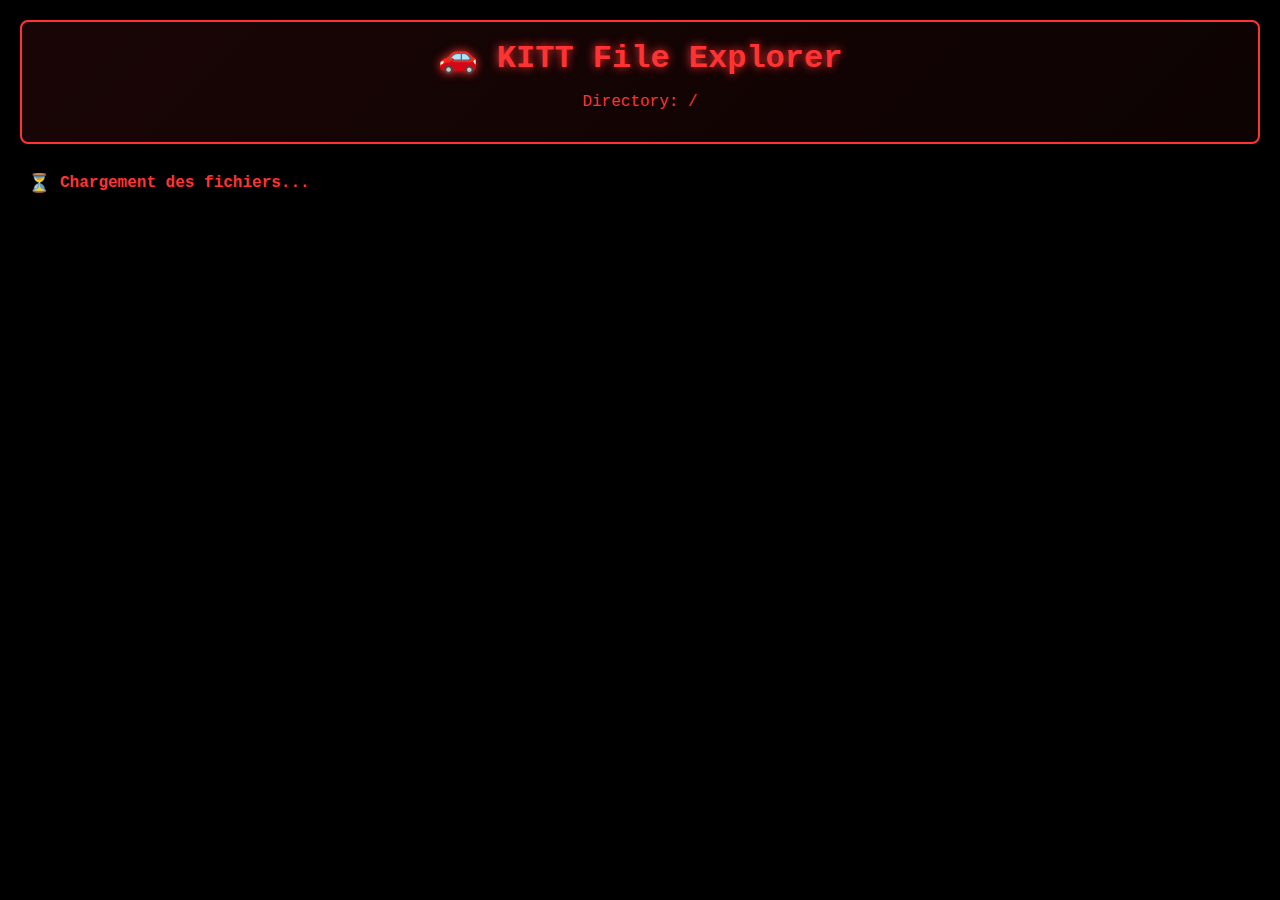
<file: BACKUP_CLEANUP_20251019_141306/temp_files/browse_test.html>
<!DOCTYPE html>
<html>
<head>
    <meta charset="UTF-8">
    <title>Directory Listing</title>
    <style>
        body {
            font-family: 'Courier New', monospace;
            background: #000;
            color: #ff3333;
            margin: 0;
            padding: 20px;
        }
        .header {
            background: linear-gradient(135deg, rgba(255, 51, 51, 0.1), rgba(255, 51, 51, 0.05));
            border: 2px solid #ff3333;
            border-radius: 8px;
            padding: 15px;
            margin-bottom: 20px;
            text-align: center;
        }
        .header h1 {
            margin: 0;
            text-shadow: 0 0 10px #ff3333;
        }
        .file-list {
            background: rgba(0, 0, 0, 0.8);
            border: 1px solid #ff3333;
            border-radius: 8px;
            padding: 10px;
        }
        .file-item {
            display: flex;
            align-items: center;
            padding: 8px;
            margin: 2px 0;
            border-radius: 4px;
            transition: all 0.3s ease;
            cursor: pointer;
        }
        .file-item:hover {
            background: rgba(255, 51, 51, 0.1);
            transform: translateX(5px);
        }
        .file-icon {
            margin-right: 10px;
            font-size: 18px;
        }
        .file-name {
            flex: 1;
            font-weight: bold;
        }
        .file-size {
            margin-right: 10px;
            color: #ff6666;
            font-size: 12px;
        }
        .file-date {
            color: #ff6666;
            font-size: 12px;
        }
        a {
            color: #ff3333;
            text-decoration: none;
        }
        a:hover {
            color: #ff6666;
            text-shadow: 0 0 5px #ff3333;
        }
        .breadcrumb {
            margin-bottom: 15px;
            padding: 5px;
            background: rgba(255, 51, 51, 0.05);
            border-radius: 4px;
        }
        .stats {
            background: rgba(255, 51, 51, 0.05);
            padding: 10px;
            border-radius: 4px;
            margin-bottom: 15px;
            font-size: 12px;
            color: #ff6666;
        }
    </style>
</head>
<body>
    <div class="header">
        <h1>🚗 KITT File Explorer</h1>
        <p>Directory: /</p>
    </div>
    <div id="fileList">
        <div class="file-item">
            <span class="file-icon">⏳</span>
            <span class="file-name">Chargement des fichiers...</span>
        </div>
    </div>
    <script>
        const filesData = {"files":[{"name":"test.txt","size":16,"isDirectory":false,"lastModified":1759114882495,"path":"/storage/emulated/0/ChatAI-Files/test.txt"},{"name":"sites","size":3452,"isDirectory":true,"lastModified":1759121687863,"path":"/storage/emulated/0/ChatAI-Files/sites"},{"name":"test.html","size":38,"isDirectory":false,"lastModified":1759117074395,"path":"/storage/emulated/0/ChatAI-Files/test.html"}],"storagePath":"/storage/emulated/0/ChatAI-Files"};
        const subPath = '';
        
        function formatFileSize(bytes) {
            if (bytes === 0) return '0 B';
            const k = 1024;
            const sizes = ['B', 'KB', 'MB', 'GB'];
            const i = Math.floor(Math.log(bytes) / Math.log(k));
            return parseFloat((bytes / Math.pow(k, i)).toFixed(1)) + ' ' + sizes[i];
        }
        
        function formatDate(timestamp) {
            return new Date(timestamp).toLocaleDateString('fr-FR');
        }
        
        function getFileIcon(fileName, isDirectory) {
            if (isDirectory) return '📁';
            const ext = fileName.split('.').pop().toLowerCase();
            const icons = {
                'html': '🌐', 'htm': '🌐', 'css': '🎨', 'js': '⚡', 'json': '📋',
                'xml': '📄', 'txt': '📝', 'md': '📝', 'jpg': '🖼️', 'jpeg': '🖼️',
                'png': '🖼️', 'gif': '🖼️', 'svg': '🖼️', 'mp4': '🎬', 'avi': '🎬',
                'mkv': '🎬', 'mp3': '🎵', 'wav': '🎵', 'ogg': '🎵', 'zip': '📦',
                'rar': '📦', '7z': '📦', 'pdf': '📕', 'doc': '📄', 'docx': '📄'
            };
            return icons[ext] || '📄';
        }
        
        function displayFiles() {
            const fileList = document.getElementById('fileList');
            
            if (!filesData.files || filesData.files.length === 0) {
                fileList.innerHTML = '<div class="file-item"><span class="file-icon">📂</span><span class="file-name">Directory is empty</span></div>';
                return;
            }
            
            let html = '<div class="stats">📊 ' + filesData.files.length + ' éléments dans ' + filesData.storagePath + '</div>';
            
            filesData.files.forEach(file => {
                const icon = getFileIcon(file.name, file.isDirectory);
                const size = file.isDirectory ? '' : formatFileSize(file.size);
                const date = formatDate(file.lastModified);
                const relativePath = subPath.endsWith('/') ? subPath + file.name : subPath + '/' + file.name;
                
                html += '<div class="file-item" onclick="handleFileClick(\'' + file.name + '\', ' + file.isDirectory + ')">';
                html += '<span class="file-icon">' + icon + '</span>';
                html += '<a href="' + (file.isDirectory ? '/files/' + file.name : '/api/files/download/' + file.name) + '" class="file-name">' + file.name + '</a>';
                if (size) html += '<span class="file-size">' + size + '</span>';
                html += '<span class="file-date">' + date + '</span>';
                html += '</div>';
            });
            
            fileList.innerHTML = html;
        }
        
        function handleFileClick(fileName, isDirectory) {
            if (isDirectory) {
                window.location.href = '/files/' + fileName;
            } else {
                window.open('/api/files/download/' + fileName, '_blank');
            }
        }
        
        // Afficher les fic
</file>
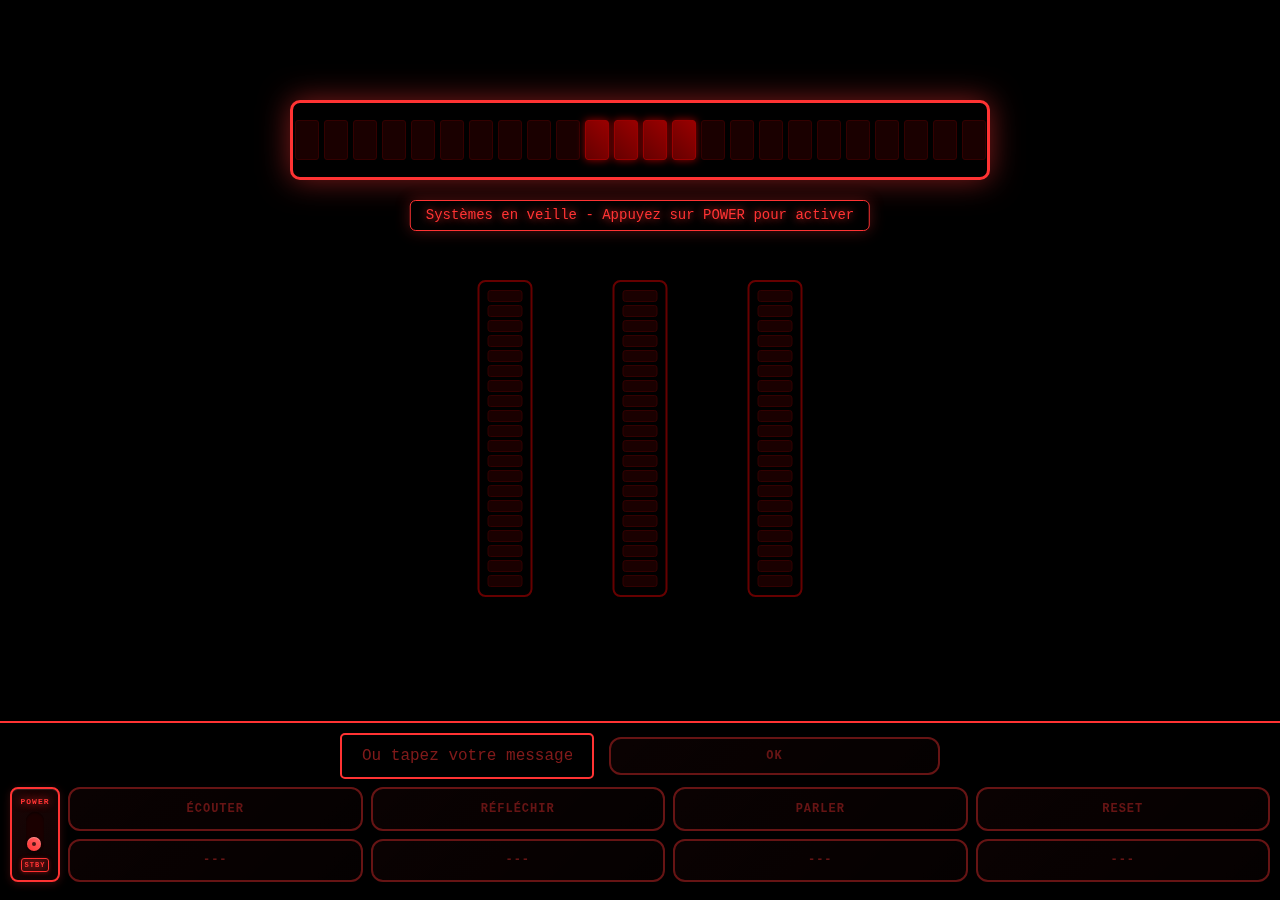
<file: BACKUP_CLEANUP__0219/assets_bak/kitt-originale.html>
<!DOCTYPE html>
<html lang="fr">

<head>
    <meta charset="UTF-8">
    <meta name="viewport" content="width=device-width, initial-scale=1.0">
    <title>Assistant KITT</title>
<!-- 
/**
Parfait ! Maintenant vous avez le vrai scanner KITT authentique avec :
🔴 Scanner horizontal authentique :
✨ 24 segments individuels

Chaque segment est clairement séparé avec un espacement visible
Style rectangulaire comme dans la série TV originale
4 niveaux de luminosité : glow-low, glow-medium, glow-high, glow-max

🔄 Animation de balayage réaliste

5 segments s'allument simultanément (position centrale + 2 de chaque côté)
Dégradé de luminosité : le segment central est le plus brillant
Mouvement fluide de gauche à droite puis retour
Rebond aux extrémités comme dans la série

⚡ Vitesses adaptées selon l'activité

Écoute : 100ms (modérée)
Réflexion : 60ms (rapide et intense)
Parole : 80ms (rythmée)
Initialisation : 90ms

🎯 État de repos

4 segments centraux légèrement allumés quand inactif
Animation automatique au démarrage

Vous devriez maintenant voir 24 segments rectangulaires distincts qui créent l'effet de balayage iconique de KITT !
**/
-->
    <style>
        * {
            margin: 0;
            padding: 0;
            box-sizing: border-box;
        }

        body {
            background: #000;
            color: #ff3333;
            font-family: 'Courier New', monospace;
            height: 100vh;
            width: 100vw;
            overflow: hidden;
        }

        .kitt-fullscreen {
            position: fixed;
            top: 0;
            left: 0;
            width: 100vw;
            height: 100vh;
            background: #000;
            display: flex;
            align-items: center;
            justify-content: center;
            z-index: 5;
        }

        .scanner-display {
            display: flex;
            gap: 80px;
            align-items: center;
            justify-content: center;
            margin-top: 200px;
        }

        .vu-meter-container {
            position: fixed;
            top: 280px;
            left: 50%;
            transform: translateX(-50%);
            display: flex;
            gap: 80px;
            align-items: end;
            justify-content: center;
            z-index: 15;
        }

        .led-bar {
            display: flex;
            flex-direction: column;
            gap: 8px;
            align-items: center;
            justify-content: center;
            background: rgba(0, 0, 0, 0.8);
            border: 2px solid #660000;
            border-radius: 8px;
            padding: 10px;
            z-index: 10;
        }

        .vu-bar {
            display: flex;
            flex-direction: column;
            gap: 3px;
            align-items: center;
            justify-content: end;
            background: rgba(0, 0, 0, 0.9);
            border: 2px solid #660000;
            border-radius: 8px;
            padding: 8px;
            z-index: 10;
        }

        .led-segment {
            width: 50px;
            height: 30px;
            background: #330000;
            border: 3px solid #660000;
            border-radius: 8px;
            transition: all 0.1s ease;
        }

        .vu-led {
            width: 35px;
            height: 12px;
            background: #1a0000;
            border: 1px solid #330000;
            border-radius: 3px;
            transition: all 0.05s ease;
        }

        .led-segment.active {
            background: linear-gradient(45deg, #ff3333, #ff6666);
            border-color: #ff3333;
            box-shadow:
                0 0 25px #ff3333,
                inset 0 4px 8px rgba(255, 255, 255, 0.3);
        }

        .vu-led.active {
            background: linear-gradient(45deg, #ff3333, #ff6666);
            border-color: #ff3333;
            box-shadow: 0 0 8px #ff3333;
        }

        .vu-led.peak {
            background: linear-gradient(45deg, #ff6666, #ffaaaa);
            border-color: #ffaaaa;
            box-shadow: 0 0 12px #ffaaaa;
        }

        .vu-led.warning {
            background: linear-gradient(45deg, #ffaa00, #ffcc66);
            border-color: #ffaa00;
            box-shadow: 0 0 10px #ffaa00;
        }

        /* Switch adapté pour s'intégrer dans la grille uniforme */
        .power-switch-grid {
            display: flex;
            flex-direction: column;
            align-items: center;
            justify-content: center;
            gap: 8px;
            padding: 10px;
            border: 2px solid #ff3333;
            border-radius: 12px;
            background: linear-gradient(135deg, rgba(255, 51, 51, 0.1), rgba(255, 51, 51, 0.05));
            backdrop-filter: blur(10px);
            height: 100%;
            width: 100%;
            box-shadow:
                0 4px 15px rgba(255, 51, 51, 0.2),
                inset 0 1px 0 rgba(255, 255, 255, 0.1);
            transition: all 0.4s cubic-bezier(0.4, 0, 0.2, 1);
            cursor: pointer;
            position: relative;
            overflow: hidden;
        }

        .power-switch-grid::before {
            content: '';
            position: absolute;
            top: 0;
            left: -100%;
            width: 100%;
            height: 100%;
            background: linear-gradient(90deg, transparent, rgba(255, 51, 51, 0.1), transparent);
            transition: left 0.6s ease;
        }

        .power-switch-grid:hover {
            background: linear-gradient(135deg, rgba(255, 51, 51, 0.2), rgba(255, 51, 51, 0.1));
            border-color: #ff6666;
            transform: translateY(-4px) scale(1.02);
            box-shadow:
                0 8px 25px rgba(255, 51, 51, 0.5),
                0 0 0 1px rgba(255, 51, 51, 0.3),
                inset 0 1px 0 rgba(255, 255, 255, 0.2);
        }

        .power-switch-grid:hover::before {
            left: 100%;
        }

        .switch-label-grid {
            color: #ff3333;
            font-family: 'Courier New', monospace;
            font-size: 10px;
            font-weight: bold;
            text-shadow: 0 0 8px #ff3333;
            letter-spacing: 1px;
            text-align: center;
            text-transform: uppercase;
        }

        .toggle-switch-grid {
            position: relative;
            width: 40px;
            height: 20px;
            background: #1a0000;
            border-radius: 10px;
            transition: all 0.3s ease;
            box-shadow: inset 0 2px 4px rgba(0, 0, 0, 0.5);
        }

        .toggle-switch-grid.active {
            background: linear-gradient(90deg, #330000, #660000);
            box-shadow:
                0 0 15px rgba(255, 51, 51, 0.5),
                inset 0 2px 4px rgba(255, 51, 51, 0.2);
        }

        .toggle-slider-grid {
            position: absolute;
            top: 2px;
            left: 2px;
            width: 16px;
            height: 16px;
            background: linear-gradient(45deg, #ff3333, #ff6666);
            border-radius: 50%;
            transition: all 0.3s ease;
            box-shadow:
                0 2px 6px rgba(0, 0, 0, 0.8),
                inset 0 1px 2px rgba(255, 255, 255, 0.3);
            display: flex;
            align-items: center;
            justify-content: center;
        }

        .toggle-switch-grid.active .toggle-slider-grid {
            left: 22px;
            background: linear-gradient(45deg, #ff6666, #ffaaaa);
            box-shadow:
                0 0 10px rgba(255, 51, 51, 0.8),
                inset 0 1px 2px rgba(255, 255, 255, 0.5);
        }

        .toggle-indicator-grid {
            width: 6px;
            height: 6px;
            background: #000;
            border-radius: 50%;
            opacity: 0.7;
        }

        .toggle-switch-grid.active .toggle-indicator-grid {
            background: #fff;
            opacity: 1;
        }

        .switch-status-grid {
            color: #ff3333;
            font-family: 'Courier New', monospace;
            font-size: 9px;
            font-weight: bold;
            text-transform: uppercase;
            letter-spacing: 1px;
            padding: 2px 6px;
            border: 1px solid #ff3333;
            border-radius: 4px;
            background: linear-gradient(135deg, rgba(255, 51, 51, 0.2), rgba(255, 51, 51, 0.1));
            text-shadow: 0 0 8px #ff3333;
            transition: all 0.3s ease;
            box-shadow: 0 2px 8px rgba(255, 51, 51, 0.3);
            text-align: center;
        }

        .status-text {
            position: fixed;
            top: 200px;
            left: 50%;
            transform: translateX(-50%);
            font-size: 14px;
            text-align: center;
            text-shadow: 0 0 10px #ff3333;
            z-index: 35;
            background: rgba(0, 0, 0, 0.95);
            padding: 6px 15px;
            border-radius: 6px;
            border: 1px solid #ff3333;
            max-width: 70vw;
            height: auto;
            min-height: 30px;
            max-height: 50px;
            word-wrap: break-word;
            opacity: 1;
            transition: all 0.3s ease;
            box-shadow: 0 0 15px rgba(255, 51, 51, 0.3);
            backdrop-filter: blur(5px);
            overflow: hidden;
            display: flex;
            align-items: center;
            justify-content: center;
            line-height: 1.2;
        }

        /* Scanner horizontal KITT (œil) */
        .horizontal-scanner {
            position: fixed;
            top: 100px;
            left: 50%;
            transform: translateX(-50%);
            width: 700px;
            height: 80px;
            background: #000;
            border: 3px solid #ff3333;
            border-radius: 10px;
            display: flex;
            align-items: center;
            justify-content: center;
            z-index: 20;
            padding: 15px;
            box-shadow: 0 0 30px rgba(255, 51, 51, 0.5);
        }

        .scanner-row {
            display: flex;
            gap: 5px;
            align-items: center;
            justify-content: center;
        }

        .kitt-segment {
            width: 24px;
            height: 40px;
            background: #1a0000;
            border: 1px solid #330000;
            border-radius: 3px;
            transition: all 0.08s ease;
        }

        .kitt-segment.glow-low {
            background: linear-gradient(45deg, #660000, #990000);
            border-color: #990000;
            box-shadow: 0 0 8px #990000;
        }

        .kitt-segment.glow-medium {
            background: linear-gradient(45deg, #cc0000, #ff3333);
            border-color: #ff3333;
            box-shadow: 0 0 15px #ff3333;
        }

        .kitt-segment.glow-high {
            background: linear-gradient(45deg, #ff3333, #ff6666);
            border-color: #ff6666;
            box-shadow: 0 0 25px #ff6666, inset 0 2px 6px rgba(255, 255, 255, 0.4);
        }

        .kitt-segment.glow-max {
            background: linear-gradient(45deg, #ff6666, #ffaaaa);
            border-color: #ffaaaa;
            box-shadow: 0 0 35px #ffaaaa, inset 0 3px 8px rgba(255, 255, 255, 0.6);
        }

        .controls {
            position: fixed;
            bottom: 0;
            left: 0;
            width: 100vw;
            background: rgba(0, 0, 0, 0.95);
            padding: 10px;
            border-top: 2px solid #ff3333;
            display: grid;
            grid-template-rows: auto auto auto;
            gap: 8px;
            z-index: 30;
        }

        .text-input-row {
            display: flex;
            justify-content: center;
            align-items: center;
            gap: 8px;
            width: 100%;
        }

        /* Grid layout : colonne gauche (switch) + boutons droite sur 2 rangées */
        .controls-grid {
            display: grid;
            grid-template-columns: 50px 1fr;
            grid-template-rows: auto auto;
            gap: 8px;
            width: 100%;
        }

        /* Switch vertical qui occupe 2 rangées - taille réduite */
        .power-switch-vertical {
            grid-row: span 2;
            display: flex;
            flex-direction: column;
            align-items: center;
            justify-content: center;
            gap: 6px;
            padding: 8px 6px;
            border: 2px solid #ff3333;
            border-radius: 8px;
            background: linear-gradient(135deg, rgba(255, 51, 51, 0.1), rgba(255, 51, 51, 0.05));
            backdrop-filter: blur(10px);
            box-shadow:
                0 2px 8px rgba(255, 51, 51, 0.2),
                inset 0 1px 0 rgba(255, 255, 255, 0.1);
            transition: all 0.4s cubic-bezier(0.4, 0, 0.2, 1);
            cursor: pointer;
            position: relative;
            overflow: hidden;
        }

        .power-switch-vertical::before {
            content: '';
            position: absolute;
            top: 0;
            left: -100%;
            width: 100%;
            height: 100%;
            background: linear-gradient(90deg, transparent, rgba(255, 51, 51, 0.1), transparent);
            transition: left 0.6s ease;
        }

        .power-switch-vertical:hover {
            background: linear-gradient(135deg, rgba(255, 51, 51, 0.2), rgba(255, 51, 51, 0.1));
            border-color: #ff6666;
            transform: translateY(-2px) scale(1.02);
            box-shadow:
                0 4px 15px rgba(255, 51, 51, 0.5),
                0 0 0 1px rgba(255, 51, 51, 0.3),
                inset 0 1px 0 rgba(255, 255, 255, 0.2);
        }

        .power-switch-vertical:hover::before {
            left: 100%;
        }

        .switch-label-vertical {
            color: #ff3333;
            font-family: 'Courier New', monospace;
            font-size: 8px;
            font-weight: bold;
            text-shadow: 0 0 8px #ff3333;
            letter-spacing: 1px;
            text-align: center;
            text-transform: uppercase;
        }

        /* Toggle vertical (de bas en haut) - taille réduite */
        .toggle-switch-vertical {
            position: relative;
            width: 18px;
            height: 40px;
            background: #1a0000;
            border-radius: 9px;
            transition: all 0.3s ease;
            box-shadow: inset 0 1px 2px rgba(0, 0, 0, 0.5);
        }

        .toggle-switch-vertical.active {
            background: linear-gradient(0deg, #330000, #660000);
            box-shadow:
                0 0 10px rgba(255, 51, 51, 0.5),
                inset 0 1px 2px rgba(255, 51, 51, 0.2);
        }

        .toggle-slider-vertical {
            position: absolute;
            bottom: 1px;
            left: 1px;
            width: 14px;
            height: 14px;
            background: linear-gradient(45deg, #ff3333, #ff6666);
            border-radius: 50%;
            transition: all 0.3s ease;
            box-shadow:
                0 1px 3px rgba(0, 0, 0, 0.8),
                inset 0 1px 1px rgba(255, 255, 255, 0.3);
            display: flex;
            align-items: center;
            justify-content: center;
        }

        .toggle-switch-vertical.active .toggle-slider-vertical {
            bottom: 25px;
            background: linear-gradient(45deg, #ff6666, #ffaaaa);
            box-shadow:
                0 0 8px rgba(255, 51, 51, 0.8),
                inset 0 1px 1px rgba(255, 255, 255, 0.5);
        }

        .toggle-indicator {
            width: 4px;
            height: 4px;
            background: #000;
            border-radius: 50%;
            opacity: 0.7;
        }

        .toggle-switch-vertical.active .toggle-indicator {
            background: #fff;
            opacity: 1;
        }

        .switch-status-vertical {
            color: #ff3333;
            font-family: 'Courier New', monospace;
            font-size: 7px;
            font-weight: bold;
            text-transform: uppercase;
            letter-spacing: 1px;
            padding: 2px 3px;
            border: 1px solid #ff3333;
            border-radius: 3px;
            background: linear-gradient(135deg, rgba(255, 51, 51, 0.2), rgba(255, 51, 51, 0.1));
            text-shadow: 0 0 8px #ff3333;
            transition: all 0.3s ease;
            box-shadow: 0 1px 4px rgba(255, 51, 51, 0.3);
            text-align: center;
        }

        /* Grilles des boutons - 2 rangées, taille réduite */
        .buttons-row-1,
        .buttons-row-2 {
            display: grid;
            grid-template-columns: repeat(auto-fit, minmax(60px, 1fr));
            gap: 8px;
            align-items: stretch;
        }

        button {
            background: linear-gradient(135deg, rgba(255, 51, 51, 0.1), rgba(255, 51, 51, 0.05));
            border: 2px solid #ff3333;
            color: #ff3333;
            padding: 10px 12px;
            font-family: 'Courier New', monospace;
            font-size: 12px;
            font-weight: bold;
            cursor: pointer;
            border-radius: 12px;
            transition: all 0.4s cubic-bezier(0.4, 0, 0.2, 1);
            text-transform: uppercase;
            letter-spacing: 1px;
            width: 100%;
            height: 100%;
            position: relative;
            overflow: hidden;
            box-shadow:
                0 4px 15px rgba(255, 51, 51, 0.2),
                inset 0 1px 0 rgba(255, 255, 255, 0.1);
            display: flex;
            align-items: center;
            justify-content: center;
            backdrop-filter: blur(10px);
        }

        button::before {
            content: '';
            position: absolute;
            top: 0;
            left: -100%;
            width: 100%;
            height: 100%;
            background: linear-gradient(90deg, transparent, rgba(255, 51, 51, 0.1), transparent);
            transition: left 0.6s ease;
        }

        button:hover {
            background: linear-gradient(135deg, rgba(255, 51, 51, 0.2), rgba(255, 51, 51, 0.1));
            border-color: #ff6666;
            color: #ff6666;
            transform: translateY(-4px) scale(1.02);
            box-shadow:
                0 8px 25px rgba(255, 51, 51, 0.5),
                0 0 0 1px rgba(255, 51, 51, 0.3),
                inset 0 1px 0 rgba(255, 255, 255, 0.2);
        }

        button:hover::before {
            left: 100%;
        }

        button:active {
            transform: translateY(-1px);
            box-shadow: 0 3px 10px rgba(255, 51, 51, 0.3);
        }

        button:disabled {
            opacity: 0.4;
            cursor: not-allowed;
            transform: none;
            box-shadow: none;
        }

        button:disabled:hover {
            transform: none;
            box-shadow: none;
        }

        .input-container {
            display: flex;
            gap: 15px;
            align-items: center;
            width: 100%;
            max-width: 600px;
        }

        input[type="text"] {
            flex: 1;
            background: transparent;
            border: 2px solid #ff3333;
            color: #ff3333;
            padding: 12px 20px;
            font-family: 'Courier New', monospace;
            font-size: 16px;
            border-radius: 5px;
        }

        input[type="text"]:focus {
            outline: none;
            box-shadow: 0 0 15px #ff3333;
        }

        input[type="text"]::placeholder {
            color: rgba(255, 51, 51, 0.5);
        }

        /* Animations */
        .listening .led-segment.active {
            animation: ledPulse 1s infinite alternate;
        }

        .speaking .led-segment.active {
            animation: ledPulse 0.3s infinite alternate;
        }

        .thinking .led-segment {
            animation: ledSweep 2s infinite;
        }

        @keyframes ledPulse {
            0% {
                box-shadow: 0 0 25px #ff3333, inset 0 4px 8px rgba(255, 255, 255, 0.3);
                opacity: 1;
            }
            100% {
                box-shadow: 0 0 40px #ff3333, inset 0 4px 8px rgba(255, 255, 255, 0.5);
                opacity: 0.7;
            }
        }

        @keyframes ledSweep {
            0% {
                opacity: 0.2;
            }
            50% {
                opacity: 1;
            }
            100% {
                opacity: 0.2;
            }
        }

        .led-bar:nth-child(1) .led-segment {
            animation-delay: 0s;
        }

        .led-bar:nth-child(2) .led-segment {
            animation-delay: 0.3s;
        }

        .led-bar:nth-child(3) .led-segment {
            animation-delay: 0.6s;
        }

        /* Mobile */
        @media (max-width: 768px) {
            .buttons-row {
                grid-template-columns: repeat(auto-fit, minmax(100px, 1fr));
                grid-auto-rows: 70px;
                gap: 10px;
            }

            .scanner-display {
                gap: 50px;
            }

            .led-segment {
                width: 35px;
                height: 22px;
            }

            .led-bar {
                gap: 10px;
            }

            .status-text {
                font-size: 16px;
                top: 15px;
                padding: 10px 20px;
                max-width: 90vw;
            }

            .horizontal-scanner {
                width: 90vw;
                height: 60px;
                top: 80px;
            }

            .scanner-display {
                margin-top: 150px;
            }

            .kitt-segment {
                width: 18px;
                height: 30px;
            }

            .scanner-row {
                gap: 3px;
            }

            .controls {
                padding: 15px;
                gap: 10px;
            }

            button {
                padding: 8px 10px;
                font-size: 11px;
            }
        }

        @media (max-width: 480px) {
            .controls-grid {
                grid-template-columns: 35px 1fr;
                gap: 4px;
            }

            .power-switch-vertical {
                padding: 4px 2px;
                gap: 3px;
            }

            .toggle-switch-vertical {
                width: 12px;
                height: 25px;
            }

            .toggle-slider-vertical {
                width: 10px;
                height: 10px;
            }

            .toggle-switch-vertical.active .toggle-slider-vertical {
                bottom: 14px;
            }

            .buttons-row-1,
            .buttons-row-2 {
                grid-template-columns: repeat(auto-fit, minmax(40px, 1fr));
                gap: 4px;
            }

            button {
                font-size: 7px;
                height: 20px;
                padding: 1px 2px;
            }

            .send-button {
                width: 40px !important;
            }

            input[type="text"] {
                font-size: 10px;
                padding: 3px 6px;
                height: 20px;
            }

            .scanner-display {
                gap: 30px;
            }

            .led-segment {
                width: 25px;
                height: 16px;
            }

            .led-bar {
                gap: 8px;
            }

            .status-text {
                font-size: 14px;
                top: 10px;
                padding: 8px 15px;
                max-width: 95vw;
            }

            .horizontal-scanner {
                width: 95vw;
                height: 50px;
                top: 60px;
            }

            .scanner-display {
                margin-top: 120px;
            }

            .kitt-segment {
                width: 12px;
                height: 25px;
            }

            .scanner-row {
                gap: 2px;
            }

            .controls {
                padding: 10px;
                gap: 8px;
            }

            button {
                padding: 6px 8px;
                font-size: 10px;
            }
        }

        .fade-out {
            opacity: 0 !important;
        }
    </style>
</head>

<body>

    <div class="status-text" id="statusText">Assistant KITT - Standby</div>

    <!-- Scanner horizontal KITT (œil) authentique -->
    <div class="horizontal-scanner" id="kittScanner">
        <div class="scanner-row" id="kittScannerRow">
            <div class="kitt-segment"></div>
            <div class="kitt-segment"></div>
            <div class="kitt-segment"></div>
            <div class="kitt-segment"></div>
            <div class="kitt-segment"></div>
            <div class="kitt-segment"></div>
            <div class="kitt-segment"></div>
            <div class="kitt-segment"></div>
            <div class="kitt-segment"></div>
            <div class="kitt-segment"></div>
            <div class="kitt-segment"></div>
            <div class="kitt-segment"></div>
            <div class="kitt-segment"></div>
            <div class="kitt-segment"></div>
            <div class="kitt-segment"></div>
            <div class="kitt-segment"></div>
            <div class="kitt-segment"></div>
            <div class="kitt-segment"></div>
            <div class="kitt-segment"></div>
            <div class="kitt-segment"></div>
            <div class="kitt-segment"></div>
            <div class="kitt-segment"></div>
            <div class="kitt-segment"></div>
            <div class="kitt-segment"></div>
        </div>
    </div>

    <!-- VU-Meter 60 LEDs (3 bandes de 20) -->
    <div class="kitt-fullscreen" id="vuMeter">
        <div class="vu-meter-container">
            <!-- Barre gauche - 20 LEDs -->
            <div class="vu-bar">
                <div class="vu-led"></div>
                <div class="vu-led"></div>
                <div class="vu-led"></div>
                <div class="vu-led"></div>
                <div class="vu-led"></div>
                <div class="vu-led"></div>
                <div class="vu-led"></div>
                <div class="vu-led"></div>
                <div class="vu-led"></div>
                <div class="vu-led"></div>
                <div class="vu-led"></div>
                <div class="vu-led"></div>
                <div class="vu-led"></div>
                <div class="vu-led"></div>
                <div class="vu-led"></div>
                <div class="vu-led"></div>
                <div class="vu-led"></div>
                <div class="vu-led"></div>
                <div class="vu-led"></div>
                <div class="vu-led"></div>
            </div>

            <!-- Barre centrale - 20 LEDs -->
            <div class="vu-bar">
                <div class="vu-led"></div>
                <div class="vu-led"></div>
                <div class="vu-led"></div>
                <div class="vu-led"></div>
                <div class="vu-led"></div>
                <div class="vu-led"></div>
                <div class="vu-led"></div>
                <div class="vu-led"></div>
                <div class="vu-led"></div>
                <div class="vu-led"></div>
                <div class="vu-led"></div>
                <div class="vu-led"></div>
                <div class="vu-led"></div>
                <div class="vu-led"></div>
                <div class="vu-led"></div>
                <div class="vu-led"></div>
                <div class="vu-led"></div>
                <div class="vu-led"></div>
                <div class="vu-led"></div>
                <div class="vu-led"></div>
            </div>

            <!-- Barre droite - 20 LEDs -->
            <div class="vu-bar">
                <div class="vu-led"></div>
                <div class="vu-led"></div>
                <div class="vu-led"></div>
                <div class="vu-led"></div>
                <div class="vu-led"></div>
                <div class="vu-led"></div>
                <div class="vu-led"></div>
                <div class="vu-led"></div>
                <div class="vu-led"></div>
                <div class="vu-led"></div>
                <div class="vu-led"></div>
                <div class="vu-led"></div>
                <div class="vu-led"></div>
                <div class="vu-led"></div>
                <div class="vu-led"></div>
                <div class="vu-led"></div>
                <div class="vu-led"></div>
                <div class="vu-led"></div>
                <div class="vu-led"></div>
                <div class="vu-led"></div>
            </div>
        </div>
    </div>

    <div class="controls">
        <!-- Rangée 1 : Champ de texte maximisé avec petit bouton -->
        <div class="text-input-row">
            <div class="input-container">
                <input type="text" id="textInput" placeholder="Ou tapez votre message ici..." />
                <button class="send-button" onclick="processText()">OK</button>
            </div>
        </div>

        <!-- Rangées 2-3 : Layout en grille avec switch vertical à gauche et boutons à droite -->
        <div class="controls-grid">
            <!-- Switch vertical qui occupe 2 rangées -->
            <div class="power-switch-vertical" onclick="togglePower()">
                <div class="switch-label-vertical">POWER</div>
                <div class="toggle-switch-vertical" id="powerSwitch">
                    <div class="toggle-slider-vertical">
                        <div class="toggle-indicator"></div>
                    </div>
                </div>
                <div class="switch-status-vertical" id="switchStatus">STBY</div>
            </div>

            <!-- Première rangée de boutons - 4 boutons existants -->
            <div class="buttons-row-1">
                <button onclick="startListening()" id="listenBtn">Écouter</button>
                <button onclick="simulateThinking()">Réfléchir</button>
                <button onclick="simulateSpeaking()">Parler</button>
                <button onclick="resetInterface()">Reset</button>
            </div>

            <!-- Deuxième rangée de boutons - boutons de réserve -->
            <div class="buttons-row-2">
                <button onclick="" disabled>---</button>
                <button onclick="" disabled>---</button>
                <button onclick="" disabled>---</button>
                <button onclick="" disabled>---</button>
            </div>
        </div>
    </div>

    <script>
        const statusText = document.getElementById('statusText');
        const listenBtn = document.getElementById('listenBtn');
        const textInput = document.getElementById('textInput');
        const kittSegments = document.querySelectorAll('.kitt-segment');
        const vuLeds = document.querySelectorAll('.vu-led');
        const powerSwitch = document.getElementById('powerSwitch');
        const switchStatus = document.getElementById('switchStatus');
        const kittScanner = document.getElementById('kittScanner');

        let isListening = false;
        let isSpeaking = false;
        let isThinking = false;
        let isReady = false;
        let recognition;
        let audioLevel = 0;
        let messageTimeout;
        let kittAnimation;
        let kittDirection = 1;
        let kittPosition = 0;

        function showMessage(text, duration = 5000) {
            clearTimeout(messageTimeout);
            statusText.classList.remove('fade-out');
            statusText.textContent = text;

            if (duration > 0) {
                messageTimeout = setTimeout(() => {
                    statusText.classList.add('fade-out');
                }, duration);
            }
        }

        function togglePower() {
            isReady = !isReady;

            if (isReady) {
                powerSwitch.classList.add('active');
                switchStatus.textContent = "RDY";
                statusText.textContent = "Assistant KITT - Ready";
                showMessage("Systèmes activés - KITT en ligne !", 3000);

                startKittScanner(120);

                document.querySelectorAll('button').forEach(btn => {
                    if (btn !== powerSwitch) btn.disabled = false;
                });

                setTimeout(() => {
                    simulateSpeaking();
                }, 2000);

            } else {
                powerSwitch.classList.remove('active');
                switchStatus.textContent = "STBY";
                statusText.textContent = "Assistant KITT - Standby";
                showMessage("Systèmes en veille", 2000);

                stopKittScanner();
                resetKittScanner();

                vuLeds.forEach(led => {
                    led.className = 'vu-led';
                });

                document.querySelectorAll('button').forEach(btn => {
                    if (btn !== powerSwitch) btn.disabled = true;
                });

                document.body.classList.remove('listening', 'speaking', 'thinking');
                isListening = false;
                isSpeaking = false;
                isThinking = false;
            }
        }

        function startKittScanner(speed = 120) {
            stopKittScanner();

            kittAnimation = setInterval(() => {
                kittSegments.forEach(seg => {
                    seg.className = 'kitt-segment';
                });

                for (let i = -2; i <= 2; i++) {
                    const index = kittPosition + i;
                    if (index >= 0 && index < kittSegments.length) {
                        if (i === 0) {
                            kittSegments[index].classList.add('glow-max');
                        } else if (Math.abs(i) === 1) {
                            kittSegments[index].classList.add('glow-high');
                        } else if (Math.abs(i) === 2) {
                            kittSegments[index].classList.add('glow-medium');
                        }
                    }
                }

                kittPosition += kittDirection;

                if (kittPosition >= kittSegments.length - 1) {
                    kittDirection = -1;
                } else if (kittPosition <= 0) {
                    kittDirection = 1;
                }
            }, speed);
        }

        function stopKittScanner() {
            if (kittAnimation) {
                clearInterval(kittAnimation);
                kittAnimation = null;
            }
        }

        function resetKittScanner() {
            stopKittScanner();
            kittSegments.forEach((seg, index) => {
                seg.className = 'kitt-segment';
                if (index >= 10 && index <= 13) {
                    seg.classList.add('glow-low');
                }
            });
            kittPosition = 0;
            kittDirection = 1;
        }

        function updateVUMeter(level) {
            if (!isReady) return;

            const bars = document.querySelectorAll('.vu-bar');

            bars.forEach((bar, barIndex) => {
                const leds = bar.querySelectorAll('.vu-led');
                const centerIndex = Math.floor(leds.length / 2);

                leds.forEach(led => {
                    led.className = 'vu-led';
                });

                let adjustedLevel = level;
                if (barIndex === 0 || barIndex === 2) {
                    adjustedLevel = level * 0.6;
                }

                const amplitude = Math.floor(adjustedLevel * centerIndex);

                for (let i = -amplitude; i <= amplitude; i++) {
                    const ledIndex = centerIndex + i;
                    if (ledIndex >= 0 && ledIndex < leds.length) {
                        const led = leds[ledIndex];
                        const distanceFromCenter = Math.abs(i);

                        if (distanceFromCenter === 0) {
                            led.classList.add('active');
                        } else if (distanceFromCenter <= 3) {
                            led.classList.add('active');
                        } else if (distanceFromCenter <= 7) {
                            led.classList.add('warning');
                        } else {
                            led.classList.add('peak');
                        }
                    }
                }
            });
        }

        function resetVUMeter() {
            vuLeds.forEach(led => {
                led.className = 'vu-led';
            });
        }

        if ('webkitSpeechRecognition' in window) {
            recognition = new webkitSpeechRecognition();
            recognition.continuous = false;
            recognition.lang = 'fr-FR';

            recognition.onstart = function () {
                isListening = true;
                document.body.classList.add('listening');
                showMessage("Je vous écoute...", 0);
                listenBtn.textContent = "Arrêter";
                listenBtn.disabled = false;
                startVoiceVisualization();
                startKittScanner(100);
            };

            recognition.onresult = function (event) {
                const transcript = event.results[0][0].transcript;
                textInput.value = transcript;
                showMessage(`Vous avez dit: "${transcript}"`, 4000);
                setTimeout(() => processCommand(transcript), 1500);
            };

            recognition.onerror = function (event) {
                showMessage("Erreur de reconnaissance vocale: " + event.error, 3000);
                resetInterface();
            };

            recognition.onend = function () {
                isListening = false;
                document.body.classList.remove('listening');
                if (!isSpeaking && !isThinking) {
                    listenBtn.textContent = "Écouter";
                    listenBtn.disabled = false;
                }
                stopVoiceVisualization();
                if (!isSpeaking && !isThinking) {
                    startKittScanner(120);
                }
            };
        }

        function startVoiceVisualization() {
            const interval = setInterval(() => {
                if (!isListening) {
                    clearInterval(interval);
                    return;
                }
                createAudioVisualization();
            }, 100);
        }

        function stopVoiceVisualization() {
            setTimeout(() => {
                if (!isSpeaking && !isThinking) {
                    resetLedLevels();
                }
            }, 300);
        }

        function updateLedLevels(level) {
            const bars = document.querySelectorAll('.led-bar');

            bars.forEach((bar, barIndex) => {
                const segments = bar.querySelectorAll('.led-segment');
                const barLevel = Math.floor(level * segments.length * (0.5 + Math.random() * 0.5));

                segments.forEach((segment, segIndex) => {
                    if (segIndex < barLevel) {
                        segment.classList.add('active');
                    } else {
                        segment.classList.remove('active');
                    }
                });
            });
        }

        function resetLedLevels() {
            const leftBar = document.querySelectorAll('.led-bar')[0].querySelectorAll('.led-segment');
            leftBar.forEach((seg, i) => {
                if (i >= 3 && i <= 5) seg.classList.add('active');
                else seg.classList.remove('active');
            });

            const centerBar = document.querySelectorAll('.led-bar')[1].querySelectorAll('.led-segment');
            centerBar.forEach((seg, i) => {
                if (i >= 3 && i <= 7) seg.classList.add('active');
                else seg.classList.remove('active');
            });

            const rightBar = document.querySelectorAll('.led-bar')[2].querySelectorAll('.led-segment');
            rightBar.forEach((seg, i) => {
                if (i >= 3 && i <= 5) seg.classList.add('active');
                else seg.classList.remove('active');
            });
        }

        function createAudioVisualization() {
            const bars = document.querySelectorAll('.led-bar');

            bars.forEach((bar, barIndex) => {
                const segments = bar.querySelectorAll('.led-segment');
                const centerIndex = Math.floor(segments.length / 2);

                segments.forEach(seg => seg.classList.remove('active'));

                const amplitude = 0.3 + Math.random() * 0.4;
                const spread = Math.floor(amplitude * (segments.length / 2));

                for (let i = -spread; i <= spread; i++) {
                    const index = centerIndex + i;
                    if (index >= 0 && index < segments.length) {
                        segments[index].classList.add('active');
                    }
                }
            });
        }

        function startListening() {
            if (!isReady) return;

            if (!recognition) {
                showMessage('Reconnaissance vocale non supportée par ce navigateur', 3000);
                return;
            }

            if (isListening) {
                recognition.stop();
            } else {
                recognition.start();
                listenBtn.disabled = true;
            }
        }

        function simulateThinking() {
            if (!isReady) return;

            isThinking = true;
            document.body.classList.add('thinking');
            showMessage("Analyse en cours...", 0);
            startKittScanner(60);

            vuLeds.forEach(led => {
                led.classList.add('active');
            });

            setTimeout(() => {
                isThinking = false;
                document.body.classList.remove('thinking');
                showMessage("Analyse terminée - Prêt à répondre", 3000);
                resetVUMeter();
                startKittScanner(120);
            }, 3000);
        }

        function simulateSpeaking() {
            if (!isReady) return;

            isSpeaking = true;
            document.body.classList.add('speaking');
            showMessage("Transmission de la réponse...", 0);

            const speakingInterval = setInterval(() => {
                if (!isSpeaking) {
                    clearInterval(speakingInterval);
                    return;
                }

                const audioLevel = 0.2 + Math.random() * 0.6;
                updateVUMeter(audioLevel);
            }, 100);

            setTimeout(() => {
                isSpeaking = false;
                document.body.classList.remove('speaking');
                clearInterval(speakingInterval);
                showMessage("Communication terminée. En attente de nouvelles instructions.", 4000);
                resetVUMeter();
            }, 4000);
        }

        function processText() {
            if (!isReady) return;

            const text = textInput.value.trim();
            if (!text) return;

            showMessage(`Message reçu: "${text}"`, 3000);
            setTimeout(() => processCommand(text), 1500);
            textInput.value = '';
        }

        function processCommand(command) {
            if (!isReady) return;

            simulateThinking();

            setTimeout(() => {
                let response = "Commande analysée et traitée";

                const cmd = command.toLowerCase();
                if (cmd.includes('bonjour') || cmd.includes('salut') || cmd.includes('hello')) {
                    response = "Affirmatif ! Michael... euh ! Francis ! Comment puis-je vous assister ?";
                } else if (cmd.includes('heure') || cmd.includes('temps')) {
                    response = `Il est actuellement ${new Date().toLocaleTimeString('fr-FR')}, Francis`;
                } else if (cmd.includes('météo') || cmd.includes('temps qu\'il fait')) {
                    response = "Affirmatif ! Consultation des données météorologiques en cours, Francis...";
                } else if (cmd.includes('scanner') || cmd.includes('analyse')) {
                    response = "Scanner activé - Analyse de l'environnement...";
                } else if (cmd.includes('vitesse') || cmd.includes('turbo')) {
                    response = "Tous systèmes opérationnels - Prêt pour le mode turbo !";
                } else if (cmd.includes('musique') || cmd.includes('radio')) {
                    response = "Activation du système audio - Fréquence synchronisée";
                } else if (cmd.includes('navigation') || cmd.includes('route')) {
                    response = "GPS activé - Calcul de l'itinéraire optimal";
                } else if (cmd.includes('merci') || cmd.includes('thanks')) {
                    response = "C'est un plaisir de vous servir, Francis !";
                } else if (cmd.includes('qui es-tu') || cmd.includes('qui êtes-vous')) {
                    response = "Je suis KITT, Francis. Knight Industries Two Thousand.";
                }

                showMessage(response, 5000);
                setTimeout(() => simulateSpeaking(), 1000);
            }, 3000);
        }

        function resetInterface() {
            document.body.classList.remove('listening', 'speaking', 'thinking');
            showMessage("Assistant KITT - En attente", 0);
            listenBtn.textContent = "Écouter";
            listenBtn.disabled = false;
            isSpeaking = false;
            isThinking = false;
            resetLedLevels();
            startKittScanner(120);
        }

        textInput.addEventListener('keypress', function (e) {
            if (e.key === 'Enter') {
                processText();
            }
        });

        window.addEventListener('load', function () {
            statusText.textContent = "Assistant KITT - Standby";
            switchStatus.textContent = "STBY";
            powerSwitch.classList.remove('active');

            document.querySelectorAll('button').forEach(btn => {
                if (!btn.classList.contains('power-switch-vertical')) btn.disabled = true;
            });

            resetVUMeter();
            resetKittScanner();

            showMessage("Systèmes en veille - Appuyez sur POWER pour activer", 3000);
        });
    </script>
</body>

</html>
</file>
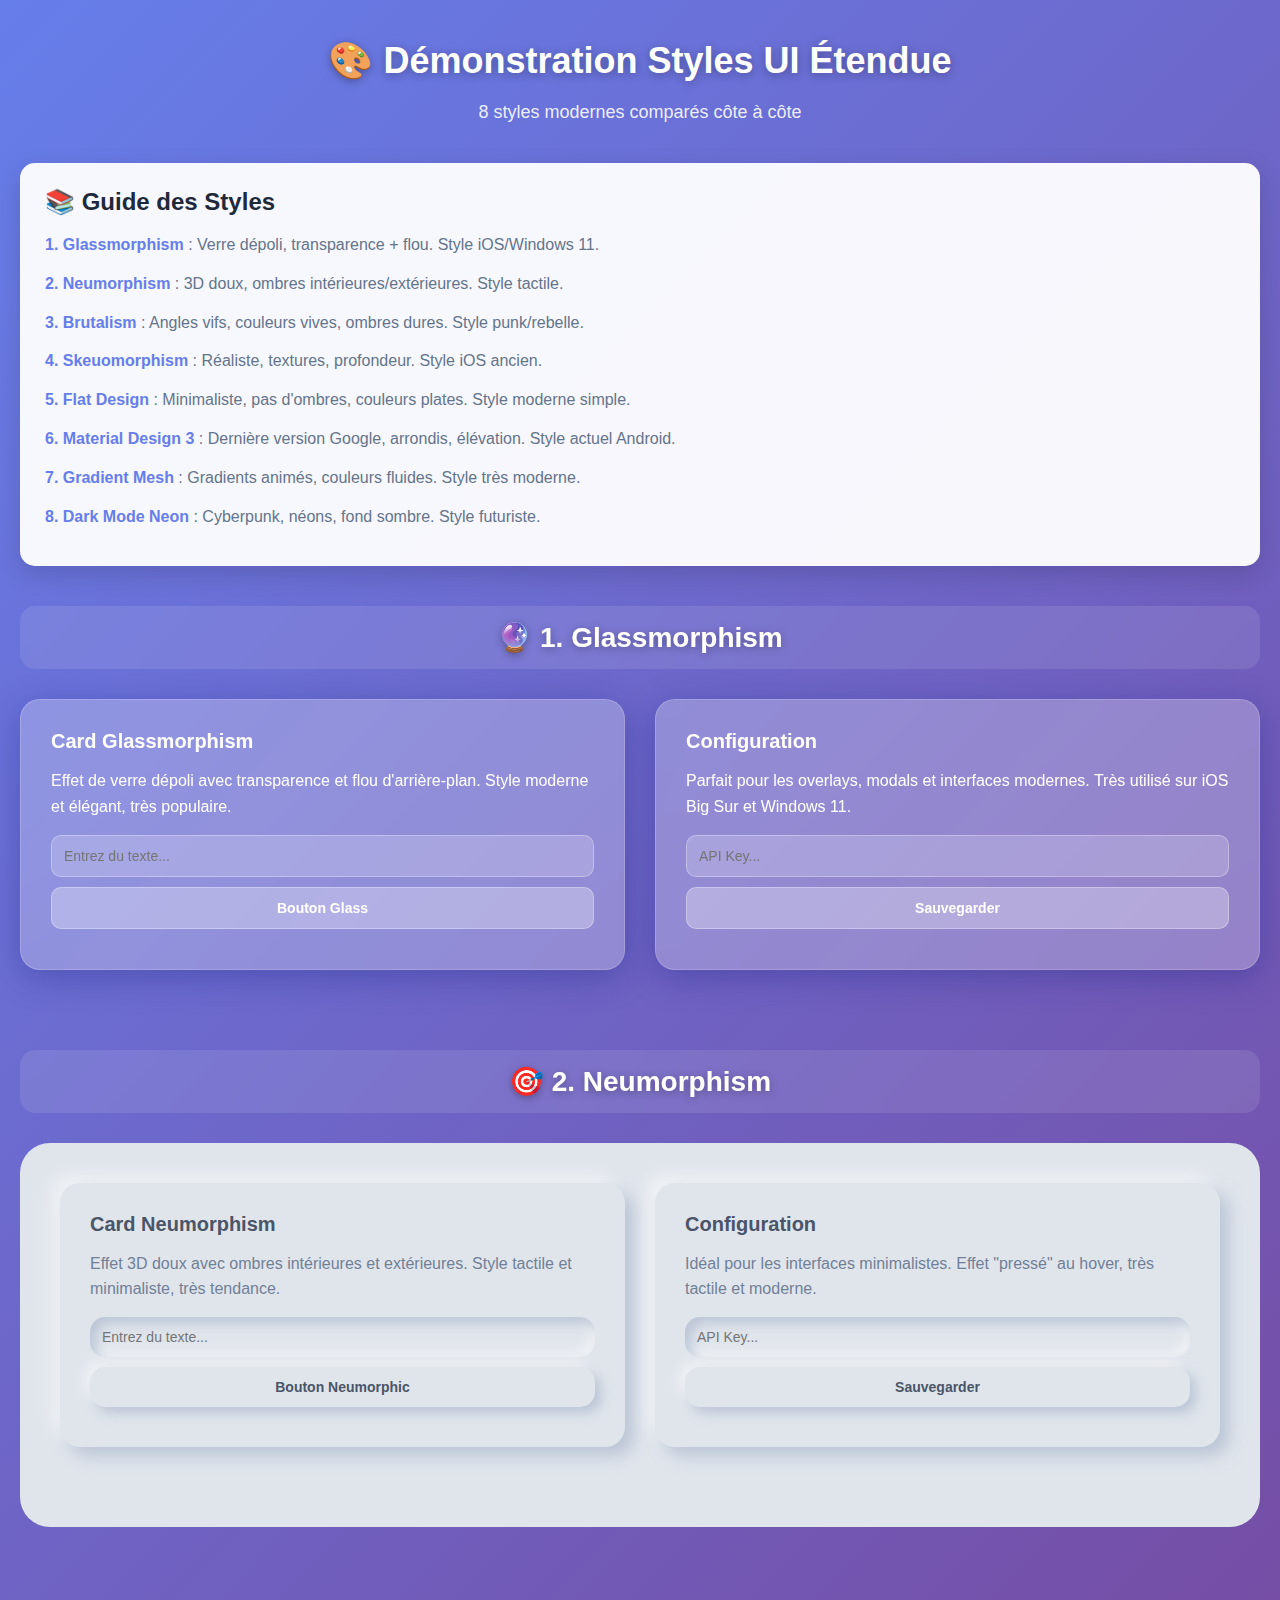
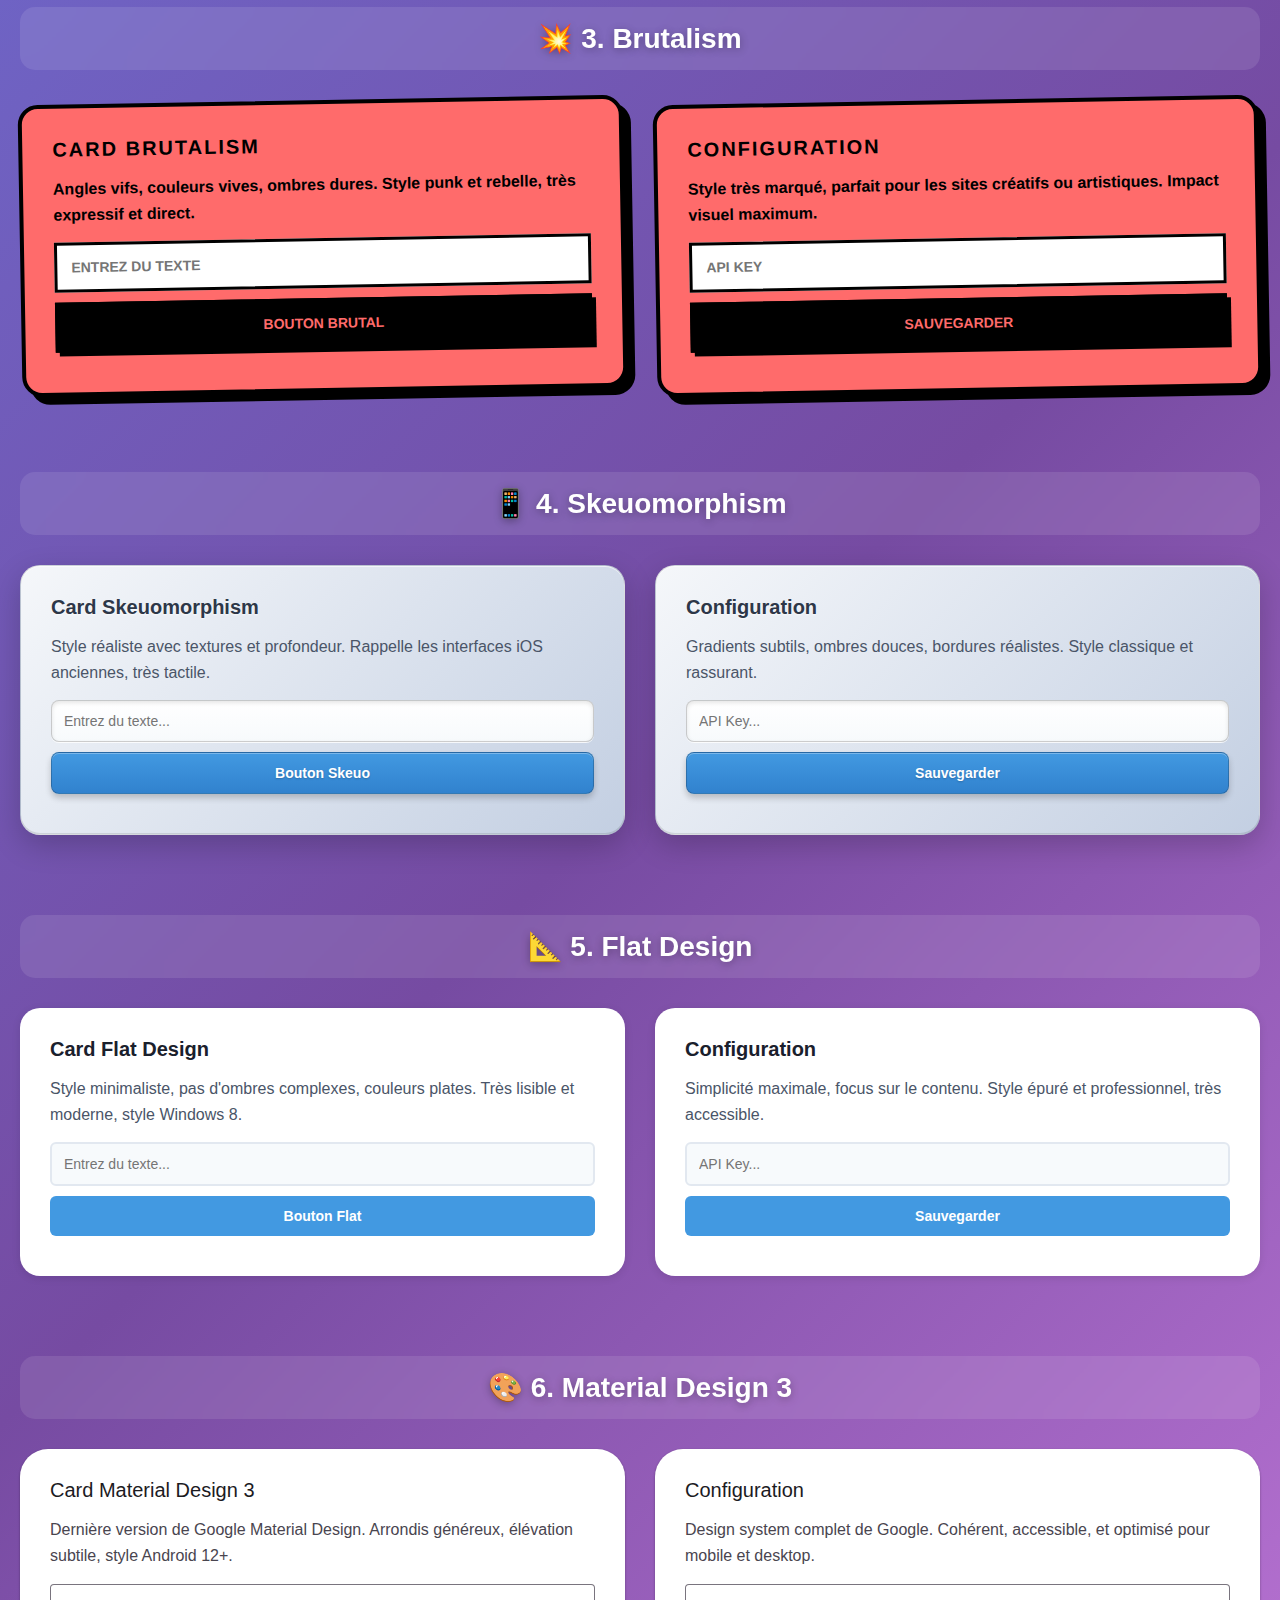
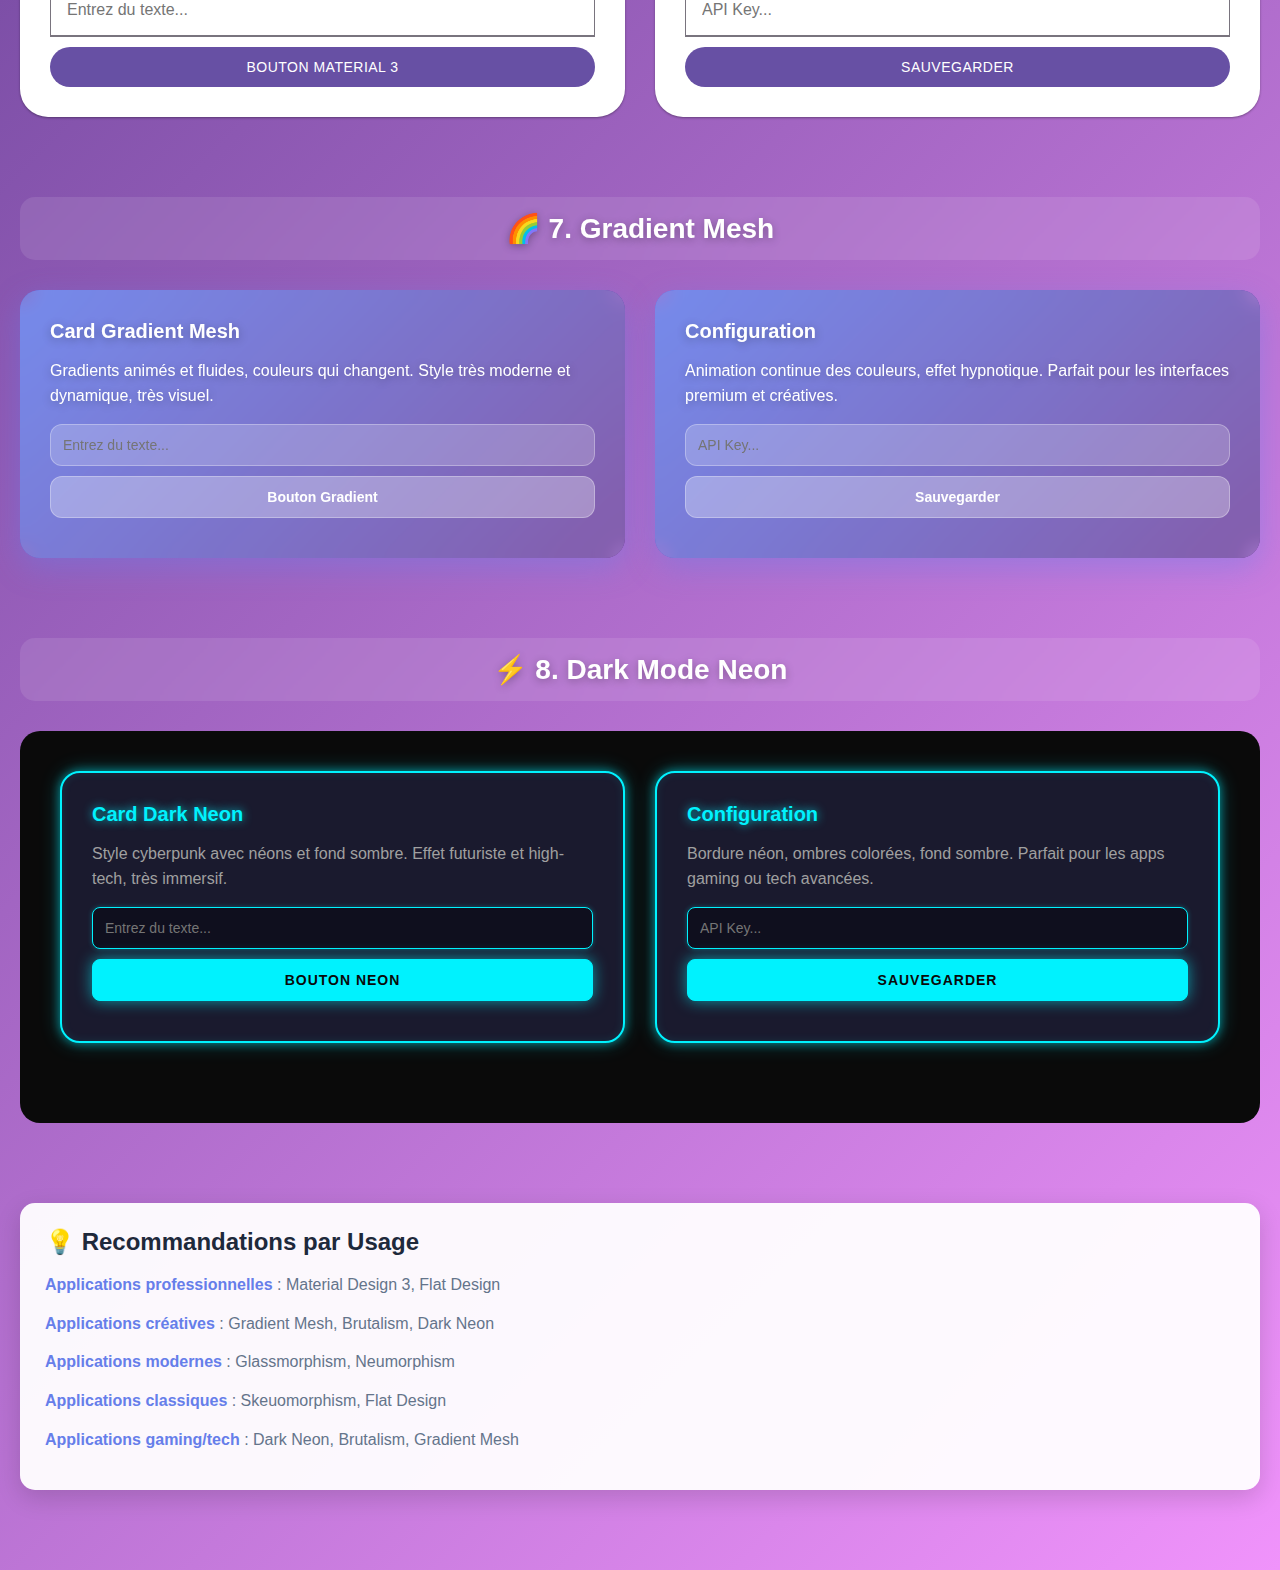
<file: app/src/main/assets/webapp/demo-ui-styles-extended.html>
<!DOCTYPE html>
<html lang="fr">
<head>
    <meta charset="UTF-8">
    <meta name="viewport" content="width=device-width, initial-scale=1.0">
    <title>Démo Styles UI Étendue - 8 Styles Modernes</title>
    <style>
        * {
            margin: 0;
            padding: 0;
            box-sizing: border-box;
        }

        body {
            font-family: -apple-system, BlinkMacSystemFont, 'Segoe UI', Roboto, sans-serif;
            background: linear-gradient(135deg, #667eea 0%, #764ba2 50%, #f093fb 100%);
            min-height: 100vh;
            padding: 40px 20px;
        }

        .container {
            max-width: 1400px;
            margin: 0 auto;
        }

        h1 {
            text-align: center;
            color: white;
            margin-bottom: 20px;
            font-size: 36px;
            text-shadow: 0 2px 10px rgba(0,0,0,0.3);
        }

        .subtitle {
            text-align: center;
            color: rgba(255,255,255,0.9);
            margin-bottom: 40px;
            font-size: 18px;
        }

        .demo-section {
            margin-bottom: 80px;
        }

        .demo-title {
            color: white;
            font-size: 28px;
            margin-bottom: 30px;
            text-align: center;
            text-shadow: 0 2px 8px rgba(0,0,0,0.3);
            padding: 15px;
            background: rgba(255,255,255,0.1);
            border-radius: 15px;
            backdrop-filter: blur(10px);
        }

        .cards-container {
            display: grid;
            grid-template-columns: repeat(auto-fit, minmax(320px, 1fr));
            gap: 30px;
            margin-bottom: 40px;
        }

        .card-base {
            border-radius: 20px;
            padding: 30px;
            transition: all 0.3s ease;
        }

        .card-base h3 {
            font-size: 20px;
            margin-bottom: 15px;
            font-weight: 700;
        }

        .card-base p {
            line-height: 1.6;
            margin-bottom: 15px;
        }

        /* ========== 1. GLASSMORPHISM ========== */
        .glass-card {
            background: rgba(255, 255, 255, 0.25);
            backdrop-filter: blur(10px);
            -webkit-backdrop-filter: blur(10px);
            border: 1px solid rgba(255, 255, 255, 0.18);
            box-shadow: 0 8px 32px 0 rgba(31, 38, 135, 0.37);
        }

        .glass-card:hover {
            background: rgba(255, 255, 255, 0.35);
            transform: translateY(-5px);
        }

        .glass-card h3, .glass-card p {
            color: white;
        }

        .glass-input, .glass-button {
            width: 100%;
            padding: 12px;
            background: rgba(255, 255, 255, 0.2);
            border: 1px solid rgba(255, 255, 255, 0.3);
            border-radius: 10px;
            color: white;
            font-size: 14px;
            margin-bottom: 10px;
        }

        .glass-button {
            background: rgba(255, 255, 255, 0.3);
            cursor: pointer;
            font-weight: 600;
        }

        .glass-button:hover {
            background: rgba(255, 255, 255, 0.4);
        }

        /* ========== 2. NEUMORPHISM ========== */
        .neumorphic-bg {
            background: #e0e5ec;
            padding: 40px;
            border-radius: 30px;
        }

        .neumorphic-card {
            background: #e0e5ec;
            box-shadow: 
                9px 9px 16px rgba(163, 177, 198, 0.6),
                -9px -9px 16px rgba(255, 255, 255, 0.5);
        }

        .neumorphic-card:hover {
            box-shadow: 
                inset 9px 9px 16px rgba(163, 177, 198, 0.6),
                inset -9px -9px 16px rgba(255, 255, 255, 0.5);
        }

        .neumorphic-card h3 {
            color: #4a5568;
        }

        .neumorphic-card p {
            color: #718096;
        }

        .neumorphic-input, .neumorphic-button {
            width: 100%;
            padding: 12px;
            background: #e0e5ec;
            border: none;
            border-radius: 15px;
            color: #4a5568;
            font-size: 14px;
            margin-bottom: 10px;
            box-shadow: 
                inset 6px 6px 12px rgba(163, 177, 198, 0.6),
                inset -6px -6px 12px rgba(255, 255, 255, 0.5);
        }

        .neumorphic-button {
            box-shadow: 
                6px 6px 12px rgba(163, 177, 198, 0.6),
                -6px -6px 12px rgba(255, 255, 255, 0.5);
            cursor: pointer;
            font-weight: 600;
        }

        .neumorphic-button:hover {
            box-shadow: 
                inset 6px 6px 12px rgba(163, 177, 198, 0.6),
                inset -6px -6px 12px rgba(255, 255, 255, 0.5);
        }

        /* ========== 3. BRUTALISM ========== */
        .brutal-card {
            background: #ff6b6b;
            border: 4px solid #000;
            box-shadow: 8px 8px 0px #000;
            transform: rotate(-1deg);
        }

        .brutal-card:hover {
            transform: rotate(0deg) translateY(-5px);
            box-shadow: 12px 12px 0px #000;
        }

        .brutal-card h3 {
            color: #000;
            text-transform: uppercase;
            letter-spacing: 2px;
        }

        .brutal-card p {
            color: #000;
            font-weight: 600;
        }

        .brutal-input, .brutal-button {
            width: 100%;
            padding: 14px;
            background: #fff;
            border: 3px solid #000;
            border-radius: 0;
            color: #000;
            font-size: 14px;
            font-weight: 700;
            margin-bottom: 10px;
            text-transform: uppercase;
        }

        .brutal-button {
            background: #000;
            color: #ff6b6b;
            cursor: pointer;
            box-shadow: 4px 4px 0px #000;
        }

        .brutal-button:hover {
            transform: translate(2px, 2px);
            box-shadow: 2px 2px 0px #000;
        }

        /* ========== 4. SKEUOMORPHISM ========== */
        .skeuo-card {
            background: linear-gradient(135deg, #f5f7fa 0%, #c3cfe2 100%);
            border: 1px solid rgba(0,0,0,0.1);
            box-shadow: 
                0 10px 30px rgba(0,0,0,0.2),
                inset 0 1px 0 rgba(255,255,255,0.6),
                inset 0 -1px 0 rgba(0,0,0,0.1);
        }

        .skeuo-card:hover {
            box-shadow: 
                0 15px 40px rgba(0,0,0,0.3),
                inset 0 1px 0 rgba(255,255,255,0.6),
                inset 0 -1px 0 rgba(0,0,0,0.1);
        }

        .skeuo-card h3 {
            color: #2d3748;
            text-shadow: 0 1px 2px rgba(255,255,255,0.8);
        }

        .skeuo-card p {
            color: #4a5568;
        }

        .skeuo-input, .skeuo-button {
            width: 100%;
            padding: 12px;
            background: linear-gradient(to bottom, #fff 0%, #f7fafc 100%);
            border: 1px solid rgba(0,0,0,0.2);
            border-radius: 8px;
            color: #2d3748;
            font-size: 14px;
            margin-bottom: 10px;
            box-shadow: 
                inset 0 2px 4px rgba(0,0,0,0.1),
                0 1px 0 rgba(255,255,255,0.8);
        }

        .skeuo-button {
            background: linear-gradient(to bottom, #4299e1 0%, #3182ce 100%);
            color: white;
            border: 1px solid rgba(0,0,0,0.2);
            cursor: pointer;
            font-weight: 600;
            text-shadow: 0 1px 2px rgba(0,0,0,0.2);
            box-shadow: 
                0 4px 6px rgba(0,0,0,0.2),
                inset 0 1px 0 rgba(255,255,255,0.3);
        }

        .skeuo-button:hover {
            background: linear-gradient(to bottom, #3182ce 0%, #2c5282 100%);
        }

        .skeuo-button:active {
            box-shadow: 
                inset 0 2px 4px rgba(0,0,0,0.3),
                inset 0 1px 0 rgba(255,255,255,0.2);
        }

        /* ========== 5. FLAT DESIGN ========== */
        .flat-card {
            background: #ffffff;
            border: none;
            box-shadow: 0 2px 8px rgba(0,0,0,0.1);
        }

        .flat-card:hover {
            box-shadow: 0 4px 12px rgba(0,0,0,0.15);
        }

        .flat-card h3 {
            color: #1a202c;
        }

        .flat-card p {
            color: #4a5568;
        }

        .flat-input, .flat-button {
            width: 100%;
            padding: 12px;
            background: #f7fafc;
            border: 2px solid #e2e8f0;
            border-radius: 6px;
            color: #1a202c;
            font-size: 14px;
            margin-bottom: 10px;
        }

        .flat-button {
            background: #4299e1;
            color: white;
            border: none;
            cursor: pointer;
            font-weight: 600;
        }

        .flat-button:hover {
            background: #3182ce;
        }

        /* ========== 6. MATERIAL DESIGN 3 ========== */
        .material3-card {
            background: #ffffff;
            border: none;
            box-shadow: 
                0 1px 3px rgba(0,0,0,0.12),
                0 1px 2px rgba(0,0,0,0.24);
            border-radius: 28px;
        }

        .material3-card:hover {
            box-shadow: 
                0 10px 20px rgba(0,0,0,0.15),
                0 3px 6px rgba(0,0,0,0.1);
        }

        .material3-card h3 {
            color: #1c1b1f;
            font-weight: 500;
        }

        .material3-card p {
            color: #49454f;
        }

        .material3-input {
            width: 100%;
            padding: 16px;
            background: transparent;
            border: 1px solid #79747e;
            border-radius: 4px 4px 0 0;
            border-bottom: 2px solid #79747e;
            color: #1c1b1f;
            font-size: 16px;
            margin-bottom: 10px;
        }

        .material3-input:focus {
            border-bottom-color: #6750a4;
            outline: none;
        }

        .material3-button {
            width: 100%;
            padding: 12px 24px;
            background: #6750a4;
            border: none;
            border-radius: 20px;
            color: white;
            font-size: 14px;
            font-weight: 500;
            cursor: pointer;
            text-transform: uppercase;
            letter-spacing: 0.5px;
        }

        .material3-button:hover {
            background: #7c6ba8;
            box-shadow: 0 2px 4px rgba(103,80,164,0.3);
        }

        /* ========== 7. GRADIENT MESH ========== */
        .gradient-card {
            background: linear-gradient(135deg, #667eea 0%, #764ba2 25%, #f093fb 50%, #4facfe 75%, #00f2fe 100%);
            background-size: 400% 400%;
            animation: gradientShift 8s ease infinite;
            border: none;
            box-shadow: 0 10px 30px rgba(102,126,234,0.4);
            position: relative;
            overflow: hidden;
        }

        .gradient-card::before {
            content: '';
            position: absolute;
            top: 0;
            left: 0;
            right: 0;
            bottom: 0;
            background: rgba(255,255,255,0.1);
            backdrop-filter: blur(10px);
        }

        .gradient-card h3, .gradient-card p {
            color: white;
            position: relative;
            z-index: 1;
            text-shadow: 0 2px 10px rgba(0,0,0,0.3);
        }

        .gradient-input, .gradient-button {
            width: 100%;
            padding: 12px;
            background: rgba(255,255,255,0.2);
            border: 1px solid rgba(255,255,255,0.3);
            border-radius: 12px;
            color: white;
            font-size: 14px;
            margin-bottom: 10px;
            position: relative;
            z-index: 1;
        }

        .gradient-button {
            background: rgba(255,255,255,0.3);
            cursor: pointer;
            font-weight: 600;
        }

        .gradient-button:hover {
            background: rgba(255,255,255,0.4);
        }

        @keyframes gradientShift {
            0% { background-position: 0% 50%; }
            50% { background-position: 100% 50%; }
            100% { background-position: 0% 50%; }
        }

        /* ========== 8. DARK MODE NEON ========== */
        .neon-bg {
            background: #0a0a0a;
            padding: 40px;
            border-radius: 20px;
        }

        .neon-card {
            background: #1a1a2e;
            border: 2px solid #00f2fe;
            box-shadow: 
                0 0 10px rgba(0,242,254,0.5),
                0 0 20px rgba(0,242,254,0.3),
                inset 0 0 10px rgba(0,242,254,0.1);
        }

        .neon-card:hover {
            box-shadow: 
                0 0 20px rgba(0,242,254,0.8),
                0 0 40px rgba(0,242,254,0.5),
                inset 0 0 20px rgba(0,242,254,0.2);
            border-color: #00ffff;
        }

        .neon-card h3 {
            color: #00f2fe;
            text-shadow: 0 0 10px rgba(0,242,254,0.8);
        }

        .neon-card p {
            color: #a0a0a0;
        }

        .neon-input, .neon-button {
            width: 100%;
            padding: 12px;
            background: #0f0f1e;
            border: 1px solid #00f2fe;
            border-radius: 8px;
            color: #00f2fe;
            font-size: 14px;
            margin-bottom: 10px;
            box-shadow: 0 0 5px rgba(0,242,254,0.3);
        }

        .neon-input:focus {
            outline: none;
            box-shadow: 0 0 10px rgba(0,242,254,0.5);
        }

        .neon-button {
            background: #00f2fe;
            color: #0a0a0a;
            cursor: pointer;
            font-weight: 700;
            text-transform: uppercase;
            letter-spacing: 1px;
            box-shadow: 0 0 15px rgba(0,242,254,0.6);
        }

        .neon-button:hover {
            background: #00ffff;
            box-shadow: 0 0 25px rgba(0,242,254,0.9);
        }

        .info-box {
            background: rgba(255, 255, 255, 0.95);
            border-radius: 15px;
            padding: 25px;
            margin-bottom: 40px;
            box-shadow: 0 8px 24px rgba(0,0,0,0.15);
        }

        .info-box h2 {
            color: #1e293b;
            margin-bottom: 15px;
            font-size: 24px;
        }

        .info-box p {
            color: #64748b;
            line-height: 1.8;
            margin-bottom: 10px;
        }

        .info-box strong {
            color: #667eea;
        }
    </style>
</head>
<body>
    <div class="container">
        <h1>🎨 Démonstration Styles UI Étendue</h1>
        <p class="subtitle">8 styles modernes comparés côte à côte</p>

        <div class="info-box">
            <h2>📚 Guide des Styles</h2>
            <p><strong>1. Glassmorphism</strong> : Verre dépoli, transparence + flou. Style iOS/Windows 11.</p>
            <p><strong>2. Neumorphism</strong> : 3D doux, ombres intérieures/extérieures. Style tactile.</p>
            <p><strong>3. Brutalism</strong> : Angles vifs, couleurs vives, ombres dures. Style punk/rebelle.</p>
            <p><strong>4. Skeuomorphism</strong> : Réaliste, textures, profondeur. Style iOS ancien.</p>
            <p><strong>5. Flat Design</strong> : Minimaliste, pas d'ombres, couleurs plates. Style moderne simple.</p>
            <p><strong>6. Material Design 3</strong> : Dernière version Google, arrondis, élévation. Style actuel Android.</p>
            <p><strong>7. Gradient Mesh</strong> : Gradients animés, couleurs fluides. Style très moderne.</p>
            <p><strong>8. Dark Mode Neon</strong> : Cyberpunk, néons, fond sombre. Style futuriste.</p>
        </div>

        <!-- 1. GLASSMORPHISM -->
        <div class="demo-section">
            <h2 class="demo-title">🔮 1. Glassmorphism</h2>
            <div class="cards-container">
                <div class="card-base glass-card">
                    <h3>Card Glassmorphism</h3>
                    <p>Effet de verre dépoli avec transparence et flou d'arrière-plan. Style moderne et élégant, très populaire.</p>
                    <input type="text" class="glass-input" placeholder="Entrez du texte...">
                    <button class="glass-button">Bouton Glass</button>
                </div>
                <div class="card-base glass-card">
                    <h3>Configuration</h3>
                    <p>Parfait pour les overlays, modals et interfaces modernes. Très utilisé sur iOS Big Sur et Windows 11.</p>
                    <input type="text" class="glass-input" placeholder="API Key...">
                    <button class="glass-button">Sauvegarder</button>
                </div>
            </div>
        </div>

        <!-- 2. NEUMORPHISM -->
        <div class="demo-section">
            <h2 class="demo-title">🎯 2. Neumorphism</h2>
            <div class="neumorphic-bg">
                <div class="cards-container">
                    <div class="card-base neumorphic-card">
                        <h3>Card Neumorphism</h3>
                        <p>Effet 3D doux avec ombres intérieures et extérieures. Style tactile et minimaliste, très tendance.</p>
                        <input type="text" class="neumorphic-input" placeholder="Entrez du texte...">
                        <button class="neumorphic-button">Bouton Neumorphic</button>
                    </div>
                    <div class="card-base neumorphic-card">
                        <h3>Configuration</h3>
                        <p>Idéal pour les interfaces minimalistes. Effet "pressé" au hover, très tactile et moderne.</p>
                        <input type="text" class="neumorphic-input" placeholder="API Key...">
                        <button class="neumorphic-button">Sauvegarder</button>
                    </div>
                </div>
            </div>
        </div>

        <!-- 3. BRUTALISM -->
        <div class="demo-section">
            <h2 class="demo-title">💥 3. Brutalism</h2>
            <div class="cards-container">
                <div class="card-base brutal-card">
                    <h3>Card Brutalism</h3>
                    <p>Angles vifs, couleurs vives, ombres dures. Style punk et rebelle, très expressif et direct.</p>
                    <input type="text" class="brutal-input" placeholder="ENTREZ DU TEXTE">
                    <button class="brutal-button">Bouton Brutal</button>
                </div>
                <div class="card-base brutal-card">
                    <h3>Configuration</h3>
                    <p>Style très marqué, parfait pour les sites créatifs ou artistiques. Impact visuel maximum.</p>
                    <input type="text" class="brutal-input" placeholder="API KEY">
                    <button class="brutal-button">Sauvegarder</button>
                </div>
            </div>
        </div>

        <!-- 4. SKEUOMORPHISM -->
        <div class="demo-section">
            <h2 class="demo-title">📱 4. Skeuomorphism</h2>
            <div class="cards-container">
                <div class="card-base skeuo-card">
                    <h3>Card Skeuomorphism</h3>
                    <p>Style réaliste avec textures et profondeur. Rappelle les interfaces iOS anciennes, très tactile.</p>
                    <input type="text" class="skeuo-input" placeholder="Entrez du texte...">
                    <button class="skeuo-button">Bouton Skeuo</button>
                </div>
                <div class="card-base skeuo-card">
                    <h3>Configuration</h3>
                    <p>Gradients subtils, ombres douces, bordures réalistes. Style classique et rassurant.</p>
                    <input type="text" class="skeuo-input" placeholder="API Key...">
                    <button class="skeuo-button">Sauvegarder</button>
                </div>
            </div>
        </div>

        <!-- 5. FLAT DESIGN -->
        <div class="demo-section">
            <h2 class="demo-title">📐 5. Flat Design</h2>
            <div class="cards-container">
                <div class="card-base flat-card">
                    <h3>Card Flat Design</h3>
                    <p>Style minimaliste, pas d'ombres complexes, couleurs plates. Très lisible et moderne, style Windows 8.</p>
                    <input type="text" class="flat-input" placeholder="Entrez du texte...">
                    <button class="flat-button">Bouton Flat</button>
                </div>
                <div class="card-base flat-card">
                    <h3>Configuration</h3>
                    <p>Simplicité maximale, focus sur le contenu. Style épuré et professionnel, très accessible.</p>
                    <input type="text" class="flat-input" placeholder="API Key...">
                    <button class="flat-button">Sauvegarder</button>
                </div>
            </div>
        </div>

        <!-- 6. MATERIAL DESIGN 3 -->
        <div class="demo-section">
            <h2 class="demo-title">🎨 6. Material Design 3</h2>
            <div class="cards-container">
                <div class="card-base material3-card">
                    <h3>Card Material Design 3</h3>
                    <p>Dernière version de Google Material Design. Arrondis généreux, élévation subtile, style Android 12+.</p>
                    <input type="text" class="material3-input" placeholder="Entrez du texte...">
                    <button class="material3-button">Bouton Material 3</button>
                </div>
                <div class="card-base material3-card">
                    <h3>Configuration</h3>
                    <p>Design system complet de Google. Cohérent, accessible, et optimisé pour mobile et desktop.</p>
                    <input type="text" class="material3-input" placeholder="API Key...">
                    <button class="material3-button">Sauvegarder</button>
                </div>
            </div>
        </div>

        <!-- 7. GRADIENT MESH -->
        <div class="demo-section">
            <h2 class="demo-title">🌈 7. Gradient Mesh</h2>
            <div class="cards-container">
                <div class="card-base gradient-card">
                    <h3>Card Gradient Mesh</h3>
                    <p>Gradients animés et fluides, couleurs qui changent. Style très moderne et dynamique, très visuel.</p>
                    <input type="text" class="gradient-input" placeholder="Entrez du texte...">
                    <button class="gradient-button">Bouton Gradient</button>
                </div>
                <div class="card-base gradient-card">
                    <h3>Configuration</h3>
                    <p>Animation continue des couleurs, effet hypnotique. Parfait pour les interfaces premium et créatives.</p>
                    <input type="text" class="gradient-input" placeholder="API Key...">
                    <button class="gradient-button">Sauvegarder</button>
                </div>
            </div>
        </div>

        <!-- 8. DARK MODE NEON -->
        <div class="demo-section">
            <h2 class="demo-title">⚡ 8. Dark Mode Neon</h2>
            <div class="neon-bg">
                <div class="cards-container">
                    <div class="card-base neon-card">
                        <h3>Card Dark Neon</h3>
                        <p>Style cyberpunk avec néons et fond sombre. Effet futuriste et high-tech, très immersif.</p>
                        <input type="text" class="neon-input" placeholder="Entrez du texte...">
                        <button class="neon-button">Bouton Neon</button>
                    </div>
                    <div class="card-base neon-card">
                        <h3>Configuration</h3>
                        <p>Bordure néon, ombres colorées, fond sombre. Parfait pour les apps gaming ou tech avancées.</p>
                        <input type="text" class="neon-input" placeholder="API Key...">
                        <button class="neon-button">Sauvegarder</button>
                    </div>
                </div>
            </div>
        </div>

        <div class="info-box">
            <h2>💡 Recommandations par Usage</h2>
            <p><strong>Applications professionnelles</strong> : Material Design 3, Flat Design</p>
            <p><strong>Applications créatives</strong> : Gradient Mesh, Brutalism, Dark Neon</p>
            <p><strong>Applications modernes</strong> : Glassmorphism, Neumorphism</p>
            <p><strong>Applications classiques</strong> : Skeuomorphism, Flat Design</p>
            <p><strong>Applications gaming/tech</strong> : Dark Neon, Brutalism, Gradient Mesh</p>
        </div>
    </div>
</body>
</html>
</file>
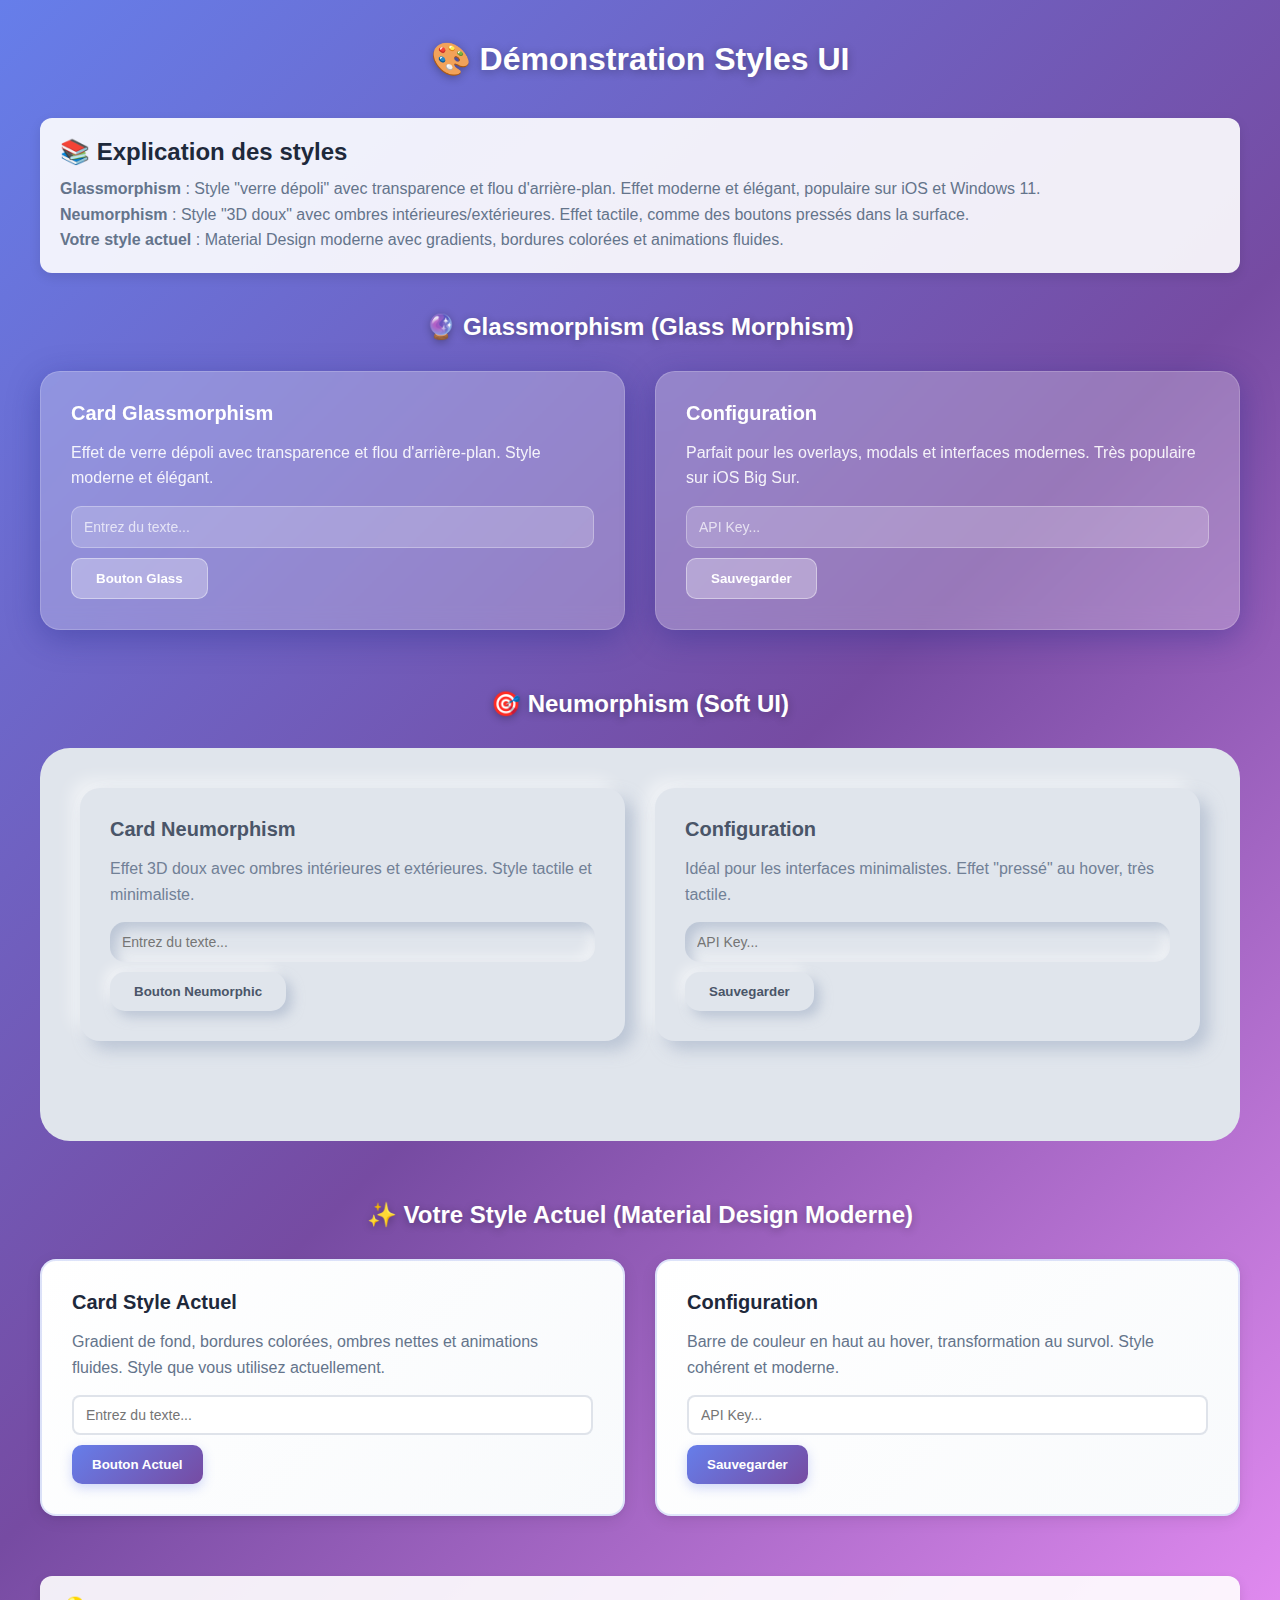
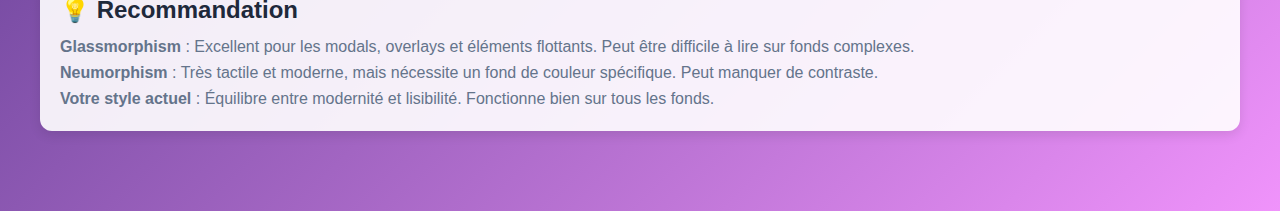
<file: app/src/main/assets/webapp/demo-ui-styles.html>
<!DOCTYPE html>
<html lang="fr">
<head>
    <meta charset="UTF-8">
    <meta name="viewport" content="width=device-width, initial-scale=1.0">
    <title>Démo Styles UI - Glassmorphism vs Neumorphism</title>
    <style>
        * {
            margin: 0;
            padding: 0;
            box-sizing: border-box;
        }

        body {
            font-family: -apple-system, BlinkMacSystemFont, 'Segoe UI', Roboto, sans-serif;
            background: linear-gradient(135deg, #667eea 0%, #764ba2 50%, #f093fb 100%);
            min-height: 100vh;
            padding: 40px 20px;
        }

        .container {
            max-width: 1200px;
            margin: 0 auto;
        }

        h1 {
            text-align: center;
            color: white;
            margin-bottom: 40px;
            font-size: 32px;
            text-shadow: 0 2px 10px rgba(0,0,0,0.3);
        }

        .demo-section {
            margin-bottom: 60px;
        }

        .demo-title {
            color: white;
            font-size: 24px;
            margin-bottom: 30px;
            text-align: center;
            text-shadow: 0 2px 8px rgba(0,0,0,0.3);
        }

        .cards-container {
            display: grid;
            grid-template-columns: repeat(auto-fit, minmax(300px, 1fr));
            gap: 30px;
            margin-bottom: 40px;
        }

        /* ========== GLASSMORPHISM ========== */
        .glass-card {
            background: rgba(255, 255, 255, 0.25);
            backdrop-filter: blur(10px);
            -webkit-backdrop-filter: blur(10px);
            border: 1px solid rgba(255, 255, 255, 0.18);
            border-radius: 20px;
            padding: 30px;
            box-shadow: 0 8px 32px 0 rgba(31, 38, 135, 0.37);
            transition: all 0.3s ease;
        }

        .glass-card:hover {
            background: rgba(255, 255, 255, 0.35);
            transform: translateY(-5px);
            box-shadow: 0 12px 40px 0 rgba(31, 38, 135, 0.5);
        }

        .glass-card h3 {
            color: white;
            font-size: 20px;
            margin-bottom: 15px;
            font-weight: 700;
        }

        .glass-card p {
            color: rgba(255, 255, 255, 0.9);
            line-height: 1.6;
            margin-bottom: 15px;
        }

        .glass-card .glass-input {
            width: 100%;
            padding: 12px;
            background: rgba(255, 255, 255, 0.2);
            border: 1px solid rgba(255, 255, 255, 0.3);
            border-radius: 10px;
            color: white;
            font-size: 14px;
            margin-bottom: 10px;
        }

        .glass-card .glass-input::placeholder {
            color: rgba(255, 255, 255, 0.7);
        }

        .glass-card .glass-button {
            padding: 12px 24px;
            background: rgba(255, 255, 255, 0.3);
            border: 1px solid rgba(255, 255, 255, 0.4);
            border-radius: 10px;
            color: white;
            font-weight: 600;
            cursor: pointer;
            transition: all 0.3s ease;
        }

        .glass-card .glass-button:hover {
            background: rgba(255, 255, 255, 0.4);
            transform: scale(1.05);
        }

        /* ========== NEUMORPHISM ========== */
        .neumorphic-container {
            background: #e0e5ec;
            padding: 40px;
            border-radius: 30px;
        }

        .neumorphic-card {
            background: #e0e5ec;
            border-radius: 20px;
            padding: 30px;
            box-shadow: 
                9px 9px 16px rgba(163, 177, 198, 0.6),
                -9px -9px 16px rgba(255, 255, 255, 0.5);
            transition: all 0.3s ease;
            margin-bottom: 20px;
        }

        .neumorphic-card:hover {
            box-shadow: 
                inset 9px 9px 16px rgba(163, 177, 198, 0.6),
                inset -9px -9px 16px rgba(255, 255, 255, 0.5);
        }

        .neumorphic-card h3 {
            color: #4a5568;
            font-size: 20px;
            margin-bottom: 15px;
            font-weight: 700;
        }

        .neumorphic-card p {
            color: #718096;
            line-height: 1.6;
            margin-bottom: 15px;
        }

        .neumorphic-input {
            width: 100%;
            padding: 12px;
            background: #e0e5ec;
            border: none;
            border-radius: 15px;
            color: #4a5568;
            font-size: 14px;
            margin-bottom: 10px;
            box-shadow: 
                inset 6px 6px 12px rgba(163, 177, 198, 0.6),
                inset -6px -6px 12px rgba(255, 255, 255, 0.5);
        }

        .neumorphic-input:focus {
            outline: none;
            box-shadow: 
                inset 4px 4px 8px rgba(163, 177, 198, 0.6),
                inset -4px -4px 8px rgba(255, 255, 255, 0.5);
        }

        .neumorphic-button {
            padding: 12px 24px;
            background: #e0e5ec;
            border: none;
            border-radius: 15px;
            color: #4a5568;
            font-weight: 600;
            cursor: pointer;
            box-shadow: 
                6px 6px 12px rgba(163, 177, 198, 0.6),
                -6px -6px 12px rgba(255, 255, 255, 0.5);
            transition: all 0.3s ease;
        }

        .neumorphic-button:hover {
            box-shadow: 
                inset 6px 6px 12px rgba(163, 177, 198, 0.6),
                inset -6px -6px 12px rgba(255, 255, 255, 0.5);
        }

        .neumorphic-button:active {
            box-shadow: 
                inset 4px 4px 8px rgba(163, 177, 198, 0.6),
                inset -4px -4px 8px rgba(255, 255, 255, 0.5);
        }

        /* ========== VOTRE STYLE ACTUEL (pour comparaison) ========== */
        .current-style-card {
            background: linear-gradient(135deg, #ffffff 0%, #f8fafc 100%);
            border: 2px solid rgba(102,126,234,0.2);
            border-radius: 16px;
            padding: 30px;
            box-shadow: 0 4px 16px rgba(0,0,0,0.08), 0 2px 4px rgba(0,0,0,0.04);
            transition: all 0.3s cubic-bezier(0.4, 0, 0.2, 1);
            position: relative;
            overflow: hidden;
        }

        .current-style-card::before {
            content: '';
            position: absolute;
            top: 0;
            left: 0;
            right: 0;
            height: 4px;
            background: linear-gradient(135deg, #667eea, #764ba2);
            opacity: 0;
            transition: opacity 0.3s ease;
        }

        .current-style-card:hover {
            box-shadow: 0 8px 24px rgba(102,126,234,0.2), 0 4px 8px rgba(0,0,0,0.1);
            transform: translateY(-4px);
            border-color: rgba(102,126,234,0.4);
        }

        .current-style-card:hover::before {
            opacity: 1;
        }

        .current-style-card h3 {
            color: #1e293b;
            font-size: 20px;
            margin-bottom: 15px;
            font-weight: 700;
        }

        .current-style-card p {
            color: #64748b;
            line-height: 1.6;
            margin-bottom: 15px;
        }

        .current-style-card .current-input {
            width: 100%;
            padding: 10px 12px;
            border: 2px solid rgba(148,163,184,0.3);
            border-radius: 8px;
            font-size: 14px;
            background: white;
            color: #1e293b;
            margin-bottom: 10px;
            transition: all 0.2s ease;
        }

        .current-style-card .current-input:focus {
            border-color: #667eea;
            outline: none;
            box-shadow: 0 0 0 3px rgba(102,126,234,0.1);
        }

        .current-style-card .current-button {
            padding: 12px 20px;
            background: linear-gradient(135deg, #667eea, #764ba2);
            border: none;
            border-radius: 10px;
            color: white;
            font-weight: 600;
            cursor: pointer;
            box-shadow: 0 4px 12px rgba(102,126,234,0.3);
            transition: all 0.3s ease;
        }

        .current-style-card .current-button:hover {
            box-shadow: 0 6px 16px rgba(102,126,234,0.4);
            transform: translateY(-2px);
        }

        .info-box {
            background: rgba(255, 255, 255, 0.9);
            border-radius: 12px;
            padding: 20px;
            margin-bottom: 40px;
            box-shadow: 0 4px 12px rgba(0,0,0,0.1);
        }

        .info-box h2 {
            color: #1e293b;
            margin-bottom: 10px;
        }

        .info-box p {
            color: #64748b;
            line-height: 1.6;
        }
    </style>
</head>
<body>
    <div class="container">
        <h1>🎨 Démonstration Styles UI</h1>

        <div class="info-box">
            <h2>📚 Explication des styles</h2>
            <p><strong>Glassmorphism</strong> : Style "verre dépoli" avec transparence et flou d'arrière-plan. Effet moderne et élégant, populaire sur iOS et Windows 11.</p>
            <p><strong>Neumorphism</strong> : Style "3D doux" avec ombres intérieures/extérieures. Effet tactile, comme des boutons pressés dans la surface.</p>
            <p><strong>Votre style actuel</strong> : Material Design moderne avec gradients, bordures colorées et animations fluides.</p>
        </div>

        <!-- GLASSMORPHISM -->
        <div class="demo-section">
            <h2 class="demo-title">🔮 Glassmorphism (Glass Morphism)</h2>
            <div class="cards-container">
                <div class="glass-card">
                    <h3>Card Glassmorphism</h3>
                    <p>Effet de verre dépoli avec transparence et flou d'arrière-plan. Style moderne et élégant.</p>
                    <input type="text" class="glass-input" placeholder="Entrez du texte...">
                    <button class="glass-button">Bouton Glass</button>
                </div>
                <div class="glass-card">
                    <h3>Configuration</h3>
                    <p>Parfait pour les overlays, modals et interfaces modernes. Très populaire sur iOS Big Sur.</p>
                    <input type="text" class="glass-input" placeholder="API Key...">
                    <button class="glass-button">Sauvegarder</button>
                </div>
            </div>
        </div>

        <!-- NEUMORPHISM -->
        <div class="demo-section">
            <h2 class="demo-title">🎯 Neumorphism (Soft UI)</h2>
            <div class="neumorphic-container">
                <div class="cards-container">
                    <div class="neumorphic-card">
                        <h3>Card Neumorphism</h3>
                        <p>Effet 3D doux avec ombres intérieures et extérieures. Style tactile et minimaliste.</p>
                        <input type="text" class="neumorphic-input" placeholder="Entrez du texte...">
                        <button class="neumorphic-button">Bouton Neumorphic</button>
                    </div>
                    <div class="neumorphic-card">
                        <h3>Configuration</h3>
                        <p>Idéal pour les interfaces minimalistes. Effet "pressé" au hover, très tactile.</p>
                        <input type="text" class="neumorphic-input" placeholder="API Key...">
                        <button class="neumorphic-button">Sauvegarder</button>
                    </div>
                </div>
            </div>
        </div>

        <!-- VOTRE STYLE ACTUEL -->
        <div class="demo-section">
            <h2 class="demo-title">✨ Votre Style Actuel (Material Design Moderne)</h2>
            <div class="cards-container">
                <div class="current-style-card">
                    <h3>Card Style Actuel</h3>
                    <p>Gradient de fond, bordures colorées, ombres nettes et animations fluides. Style que vous utilisez actuellement.</p>
                    <input type="text" class="current-input" placeholder="Entrez du texte...">
                    <button class="current-button">Bouton Actuel</button>
                </div>
                <div class="current-style-card">
                    <h3>Configuration</h3>
                    <p>Barre de couleur en haut au hover, transformation au survol. Style cohérent et moderne.</p>
                    <input type="text" class="current-input" placeholder="API Key...">
                    <button class="current-button">Sauvegarder</button>
                </div>
            </div>
        </div>

        <div class="info-box">
            <h2>💡 Recommandation</h2>
            <p><strong>Glassmorphism</strong> : Excellent pour les modals, overlays et éléments flottants. Peut être difficile à lire sur fonds complexes.</p>
            <p><strong>Neumorphism</strong> : Très tactile et moderne, mais nécessite un fond de couleur spécifique. Peut manquer de contraste.</p>
            <p><strong>Votre style actuel</strong> : Équilibre entre modernité et lisibilité. Fonctionne bien sur tous les fonds.</p>
        </div>
    </div>
</body>
</html>
</file>
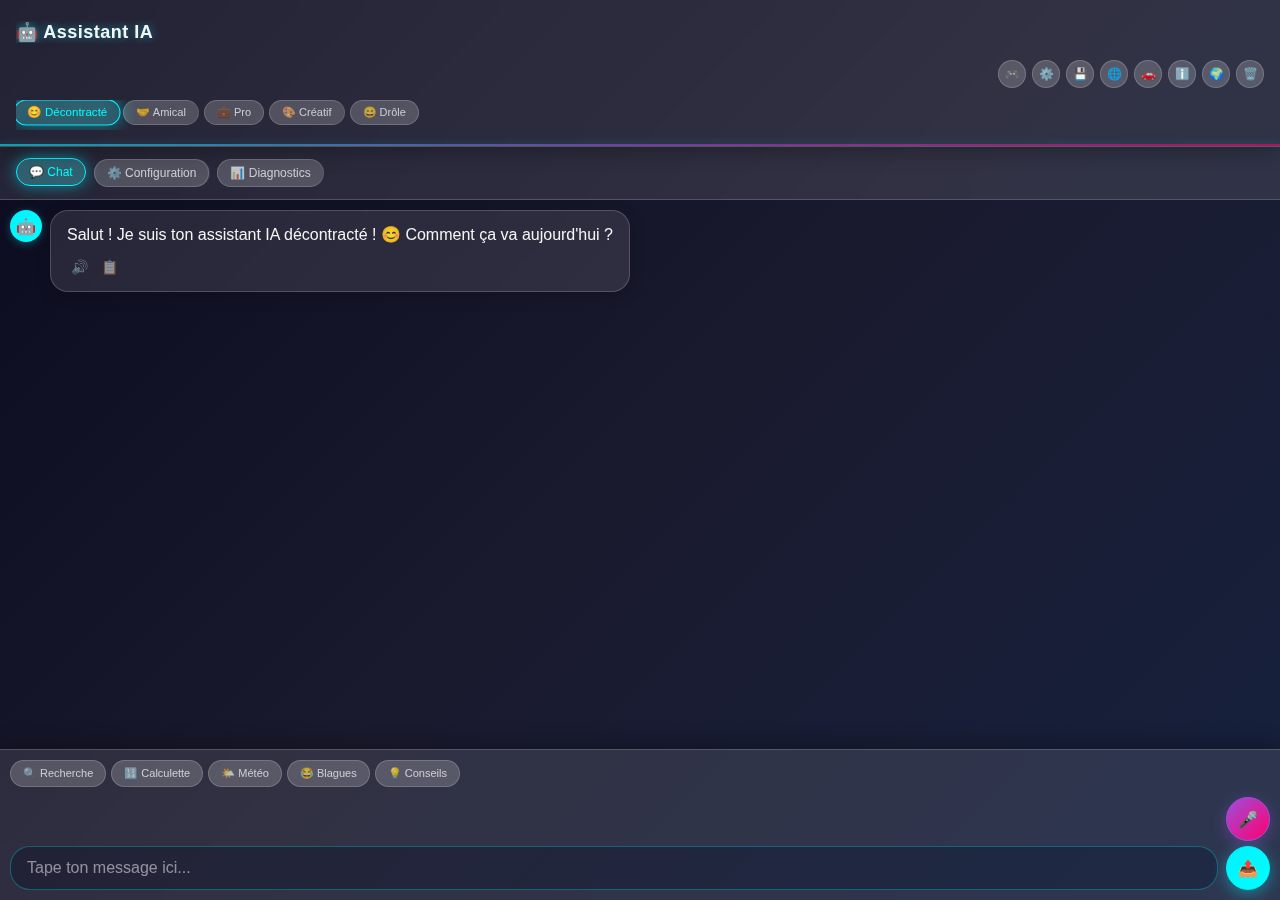
<file: app/src/main/assets/webapp/index-glass-neon.html>
<!DOCTYPE html>
<html lang="fr">
<head>
    <meta charset="UTF-8">
    <meta name="viewport" content="width=device-width, initial-scale=1.0, maximum-scale=1.0, user-scalable=no">
    <meta name="theme-color" content="#667eea">
    <meta name="description" content="Assistant IA mobile intelligent et sécurisé">
    <title>Chat IA Mobile</title>
    <link rel="manifest" href="/manifest.json">
    <link rel="stylesheet" href="glass-neon-styles.css">
    <style>
        /* Styles inline supplémentaires si nécessaire - tout est dans glass-neon-styles.css */
    </style>
</head>
<body>
    <div class="chat-container">
        <div class="chat-header">
            <div class="header-top">
                <div class="chat-title">🤖 Assistant IA</div>
            </div>
            <div class="header-controls-row">
                <div class="header-controls">
                    <button class="header-btn" id="gamesBtn" title="Jeux">🎮</button>
                    <button class="header-btn" id="settingsBtn" title="Paramètres">⚙️</button>
                    <button class="header-btn" id="databaseBtn" title="Base de données">💾</button>
                    <button class="header-btn" id="serverBtn" title="Serveurs">🌐</button>
                    <button class="header-btn" id="kittBtn" title="Interface KITT">🚗</button>
                    <button class="header-btn" id="infoBtn" title="Informations">ℹ️</button>
                    <button class="header-btn" id="langBtn" title="Langue">🌍</button>
                    <button class="header-btn" id="clearBtn" title="Effacer">🗑️</button>
                </div>
            </div>
            <div class="personality-selector">
                <button class="personality-btn active" data-personality="casual">😊 Décontracté</button>
                <button class="personality-btn" data-personality="friendly">🤝 Amical</button>
                <button class="personality-btn" data-personality="professional">💼 Pro</button>
                <button class="personality-btn" data-personality="creative">🎨 Créatif</button>
                <button class="personality-btn" data-personality="funny">😄 Drôle</button>
            </div>
        </div>

        <div class="language-selector" id="langSelector">
            <button class="lang-btn active" data-lang="fr">🇫🇷 Français</button>
            <button class="lang-btn" data-lang="en">🇺🇸 English</button>
            <button class="lang-btn" data-lang="auto">🔄 Auto</button>
        </div>

        <div class="main-nav" id="mainNav">
            <button class="main-nav-btn active" data-view="view-chat">💬 Chat</button>
            <button class="main-nav-btn" data-view="view-config">⚙️ Configuration</button>
            <button class="main-nav-btn" data-view="view-diagnostics">📊 Diagnostics</button>
        </div>

        <div class="main-content">
            <div class="view active" id="view-chat">
                <div class="chat-messages" id="chatMessages">
                    <div class="message ai">
                        <div class="message-avatar">🤖</div>
                        <div class="message-bubble">
                            Salut ! Je suis ton assistant IA décontracté ! 😊 Comment ça va aujourd'hui ?
                            <div class="message-actions">
                                <button class="message-btn" title="Écouter">🔊</button>
                                <button class="message-btn" title="Copier">📋</button>
                            </div>
                        </div>
                    </div>
                </div>

                <div class="typing-indicator" id="typingIndicator">
                    <div class="message ai">
                        <div class="message-avatar">🤖</div>
                        <div class="message-bubble">
                            Je réfléchis <div class="typing-dots"><span></span><span></span><span></span></div>
                        </div>
                    </div>
                </div>

                <div class="chat-input-container">
                    <div class="plugins-bar">
                        <button class="plugin-btn" onclick="openPlugin('websearch')">🔍 Recherche</button>
                        <button class="plugin-btn" onclick="openPlugin('calculator')">🔢 Calculette</button>
                        <button class="plugin-btn" onclick="openPlugin('weather')">🌤️ Météo</button>
                        <button class="plugin-btn" onclick="openPlugin('jokes')">😂 Blagues</button>
                        <button class="plugin-btn" onclick="openPlugin('tips')">💡 Conseils</button>
                    </div>
                    
                    <div class="input-row">
                        <textarea class="input-field" id="messageInput" placeholder="Tape ton message ici..." rows="1"></textarea>
                        <div class="input-controls">
                            <button class="control-btn voice-btn" id="voiceBtn" title="Message vocal">🎤</button>
                            <button class="control-btn send-btn" id="sendBtn" title="Envoyer">📤</button>
                        </div>
                    </div>
                </div>
            </div>

            <div class="view" id="view-config">
                <div class="panel">
                    <!-- Tabs Navigation -->
                    <div class="config-tabs" id="configTabs">
                        <button class="config-tab active" data-tab="general">⚙️ Général</button>
                        <button class="config-tab" data-tab="cloud">☁️ Cloud</button>
                        <button class="config-tab" data-tab="local">💻 Local</button>
                        <button class="config-tab" data-tab="audio">🎤 AV</button>
                        <button class="config-tab" data-tab="hotword">🔊 Hotword</button>
                        <button class="config-tab" data-tab="tts">🗣️ TTS</button>
                        <button class="config-tab" data-tab="advanced">🔧 Avancé</button>
                    </div>
                    
                    <!-- Tab Content: General -->
                    <div class="config-tab-content active" data-content="general">
                    <div class="panel-section">
                        <h3>⚙️ Mode général</h3>
                        <div class="form-grid">
                            <label>Mode
                                <select id="configModeSelect">
                                    <option value="cloud">Cloud</option>
                                    <option value="local">Local</option>
                                </select>
                            </label>
                            <label>Modèle sélectionné
                                <select id="configSelectedModel">
                                    <option value="">– Choisir –</option>
                                    <option value="deepseek-r1:7b">DeepSeek R1 7B</option>
                                    <option value="gpt-oss:120b">GPT-OSS 120B</option>
                                    <option value="gpt-4o-mini">GPT-4o Mini</option>
                                    <option value="llama3.2">Llama 3.2</option>
                                    <option value="mistral-nemo">Mistral Nemo</option>
                                    <option value="custom">Autre (personnalisé)</option>
                                </select>
                                <input type="text" id="configSelectedModelCustom" class="custom-input hidden" placeholder="Nom du modèle personnalisé">
                            </label>
                        </div>
                        <button class="panel-button" id="saveModeConfigBtn">Sauvegarder</button>
                    </div>
                    </div>
                    
                    <!-- Tab Content: Cloud -->
                    <div class="config-tab-content" data-content="cloud">
                    <div class="panel-section">
                        <h4>☁️ Cloud (Ollama Cloud API)</h4>
                        <div class="form-grid" style="grid-template-columns: repeat(auto-fit, minmax(250px, 1fr)); align-items: start;">
                            <label>
                                <span style="font-weight: 500; margin-bottom: 4px;">Provider</span>
                                <select id="configCloudProvider">
                                    <option value="">– Choisir –</option>
                                    <option value="ollama">Ollama</option>
                                    <option value="openai">OpenAI</option>
                                    <option value="groq">Groq</option>
                                    <option value="perplexity">Perplexity</option>
                                    <option value="custom">Autre (personnalisé)</option>
                                </select>
                                <input type="text" id="configCloudProviderCustom" class="custom-input hidden" placeholder="Provider personnalisé">
                            </label>
                            <label>
                                <span style="font-weight: 500; margin-bottom: 4px;">🔑 API Key Ollama Cloud</span>
                                <input type="password" id="configCloudApiKey" placeholder="Entrez votre clé API Ollama Cloud">
                                <small style="font-size: 11px; color: #64748b; margin-top: 4px; display: block;">Obtenez votre clé sur <a href="https://ollama.com/account" target="_blank" style="color: #667eea;">ollama.com/account</a></small>
                            </label>
                            <label>
                                <span style="font-weight: 500; margin-bottom: 4px;">Modèle</span>
                                <select id="configCloudModel">
                                    <option value="">– Choisir –</option>
                                    <option value="deepseek-r1:7b">DeepSeek R1 7B</option>
                                    <option value="gpt-oss:120b">GPT-OSS 120B</option>
                                    <option value="gpt-4o-mini">GPT-4o Mini</option>
                                    <option value="llama3.2">Llama 3.2</option>
                                    <option value="mistral-nemo">Mistral Nemo</option>
                                    <option value="custom">Autre (personnalisé)</option>
                                </select>
                                <input type="text" id="configCloudModelCustom" class="custom-input hidden" placeholder="Modèle cloud personnalisé">
                            </label>
                        </div>
                        
                        <!-- Zone de résultats du test -->
                        <div id="cloudTestResult" style="display: none; margin-top: 12px; padding: 12px; border-radius: 8px; background: rgba(59, 130, 246, 0.1); border: 1px solid rgba(59, 130, 246, 0.3);">
                            <div id="cloudTestStatus" style="font-weight: 500; margin-bottom: 8px; color: #1e40af;"></div>
                            <div id="cloudTestDetails" style="font-size: 13px; color: #64748b; line-height: 1.5;"></div>
                            <div id="cloudTestModels" style="margin-top: 8px; font-size: 12px; color: #64748b;"></div>
                        </div>
                        
                        <div style="display: flex; gap: 8px; margin-top: 12px;">
                            <button class="panel-button" id="testCloudConnectionBtn" style="flex: 1; background: linear-gradient(135deg, #10b981 0%, #059669 100%);">
                                🧪 Tester la connexion
                            </button>
                            <button class="panel-button" id="saveCloudConfigBtn" style="flex: 1;">Sauvegarder</button>
                        </div>
                    </div>
                    </div>
                    
                    <!-- Tab Content: Local -->
                    <div class="config-tab-content" data-content="local">
                    <div class="panel-section">
                        <h4>💻 Serveur local</h4>
                        <div class="form-grid">
                            <label>URL
                                <input type="text" id="configLocalUrl" placeholder="http://127.0.0.1:11434">
                            </label>
                            <label>Modèle
                                <select id="configLocalModel">
                                    <option value="">– Choisir –</option>
                                    <option value="llama3.2:3b">Llama 3.2 3B</option>
                                    <option value="phi-4">Phi-4</option>
                                    <option value="mistral-small">Mistral Small</option>
                                    <option value="neural-chat">Neural Chat</option>
                                    <option value="custom">Autre (personnalisé)</option>
                                </select>
                                <input type="text" id="configLocalModelCustom" class="custom-input hidden" placeholder="Modèle local personnalisé">
                            </label>
                        </div>
                        <button class="panel-button" id="saveLocalConfigBtn">Sauvegarder</button>
                    </div>
                    </div>
                    
                    <!-- Tab Content: Audio -->
                    <div class="config-tab-content" data-content="audio">
                    <!-- Web Search & Thinking -->
                    <div class="panel-section">
                        <h4>🔍 Web Search & Pensée</h4>
                        <div class="form-grid">
                            <label style="grid-column: 1 / -1;">
                                <span style="font-size: 12px; color: var(--text-secondary); display: block; margin-bottom: 6px;">Provider (laisser vide pour désactiver)</span>
                                <input type="text" id="configWebSearchProvider" placeholder="ollama">
                            </label>
                            <label style="grid-column: 1 / -1;">
                                <span style="font-size: 12px; color: var(--text-secondary); display: block; margin-bottom: 6px;">Thinking trace</span>
                                <select id="configThinkingEnabled">
                                    <option value="">Désactivé</option>
                                    <option value="auto">Activé (auto)</option>
                                </select>
                            </label>
                        </div>
                        <button class="panel-button" id="saveWebThinkingBtn">Sauvegarder</button>
                    </div>

                    <!-- Vision -->
                    <div class="panel-section">
                        <h4>👁️ Vision</h4>
                        <div class="form-grid">
                            <label style="grid-column: 1 / -1;">
                                <span style="font-size: 12px; color: var(--text-secondary); display: block; margin-bottom: 6px;">Modèle vision</span>
                                <select id="configVisionModel">
                                    <option value="">Désactivé</option>
                                    <option value="llava:13b">LLaVA 13B</option>
                                    <option value="gpt-4o-mini-vision">GPT-4o Mini Vision</option>
                                    <option value="pixtral-12b">Pixtral 12B</option>
                                    <option value="ideogram-v1">Ideogram V1</option>
                                    <option value="custom">Autre (personnalisé)</option>
                                </select>
                                <input type="text" id="configVisionModelCustom" class="custom-input hidden" placeholder="Modèle vision personnalisé">
                            </label>
                        </div>
                        <button class="panel-button" id="saveVisionBtn">Sauvegarder</button>
                    </div>

                    <!-- Audio -->
                    <div class="panel-section">
                        <h4>🎤 Audio (STT)</h4>
                        <div class="form-grid">
                            <label style="grid-column: 1 / -1;">
                                <div style="display: grid; grid-template-columns: repeat(auto-fit, minmax(200px, 1fr)); gap: 12px;">
                                    <div>
                                        <span style="font-size: 12px; color: var(--text-secondary); display: block; margin-bottom: 6px;">Moteur STT</span>
                                        <select id="configAudioEngine">
                                            <option value="whisper_server">Whisper Server (local HTTP)</option>
                                            <!-- <option value="legacy_google">Google Speech (Android)</option> --> <!-- DÉSACTIVÉ - Problèmes de reconnaissance vocale -->
                                        </select>
                                    </div>
                                    <div class="engine-whisper-only">
                                        <span style="font-size: 12px; color: var(--text-secondary); display: block; margin-bottom: 6px;">Modèle audio</span>
                                        <select id="configAudioModel">
                                            <option value="">Désactivé</option>
                                            <option value="ggml-small.bin">GGML Small</option>
                                            <option value="ggml-medium.bin">GGML Medium</option>
                                            <option value="ggml-large.bin">GGML Large</option>
                                            <option value="whisper-large-v3">Whisper Large V3</option>
                                            <option value="custom">Autre (personnalisé)</option>
                                        </select>
                                        <input type="text" id="configAudioModelCustom" class="custom-input hidden" placeholder="Modèle audio personnalisé">
                                    </div>
                                    <div class="engine-whisper-only">
                                        <span style="font-size: 12px; color: var(--text-secondary); display: block; margin-bottom: 6px;">Endpoint Whisper Server</span>
                                        <input type="text" id="configAudioEndpoint" placeholder="http://127.0.0.1:11400/inference">
                                    </div>
                                    <div class="engine-whisper-only">
                                        <span style="font-size: 12px; color: var(--text-secondary); display: block; margin-bottom: 6px;">Timeout (ms)</span>
                                        <input type="number" id="configAudioTimeout" placeholder="8000">
                                    </div>
                                    <div class="engine-whisper-only">
                                        <span style="font-size: 12px; color: var(--text-secondary); display: block; margin-bottom: 6px;">Silence (dB)</span>
                                        <input type="number" step="0.1" id="configAudioSilenceDb" placeholder="-45">
                                    </div>
                                    <div class="engine-whisper-only">
                                        <span style="font-size: 12px; color: var(--text-secondary); display: block; margin-bottom: 6px;">Silence (ms)</span>
                                        <input type="number" id="configAudioSilenceMs" placeholder="1200">
                                    </div>
                                </div>
                            </label>
                        </div>
                        <div class="panel-actions" style="margin-top: 16px;">
                            <button class="panel-button" id="saveAudioBtn">Sauvegarder</button>
                        </div>
                        <div class="panel-actions" style="margin-top:10px;">
                            <button class="panel-button secondary engine-whisper-only" onclick="sttPingAction()">Ping Whisper</button>
                            <button class="panel-button" onclick="sttTestOnceAction()">Tester STT</button>
                        </div>
                    </div>
                    </div>
                    
                    <!-- Tab Content: Hotword -->
                    <div class="config-tab-content" data-content="hotword">
                        <!-- Configuration générale -->
                        <div class="panel-section">
                            <h4>⚙️ Configuration générale</h4>
                            <div class="form-grid" style="grid-template-columns: repeat(auto-fit, minmax(250px, 1fr)); align-items: start;">
                                <label style="min-height: auto;">
                                    <input type="checkbox" id="configHotwordEnabled">
                                    <span>Hotword activé</span>
                                </label>
                                <label>
                                    <span style="font-weight: 500; margin-bottom: 4px;">Moteur</span>
                                    <select id="configHotwordEngine">
                                        <option value="openwakeword">openWakeWord (recommandé)</option>
                                        <option value="porcupine">Porcupine (legacy)</option>
                                    </select>
                                </label>
                                <label style="min-height: auto;">
                                    <input type="checkbox" id="configHotwordAutoListen">
                                    <span>Ecoute auto après hotword (STT → IA → TTS)</span>
                                </label>
                                <label style="min-height: auto;">
                                    <input type="checkbox" id="configHotwordDebugScores">
                                    <span>Logs score (debug)</span>
                                </label>
                                <label>
                                    <span style="font-size: 12px; color: var(--text-secondary); display: block; margin-bottom: 6px;">Debounce (ms)</span>
                                    <input type="number" id="configHotwordDebounce" placeholder="2500" min="1000" max="10000">
                                    <small style="font-size: 10px; color: var(--text-secondary); display: block; margin-top: 4px;">Délai minimum entre deux détections (recommandé: 2000-3000ms)</small>
                                </label>
                                <label class="porcupine-only">
                                    <span style="font-weight: 500; margin-bottom: 4px;">Access Key (Porcupine)</span>
                                    <input type="text" id="configHotwordAccessKey" placeholder="Porcupine access key">
                                </label>
                                <label class="porcupine-only">
                                    <span style="font-weight: 500; margin-bottom: 4px;">Fichier keyword (Porcupine)</span>
                                    <input type="text" id="configHotwordKeyword" placeholder="hotwords/kit-kat_fr_android_v3_0_0.ppn">
                                </label>
                                <label>
                                    <span style="font-weight: 500; margin-bottom: 4px;">Mode de communication par défaut</span>
                                    <select id="configHotwordCommMode">
                                        <option value="respond_ai_outside_kitt">Réponse IA (hors interface KITT)</option>
                                        <option value="open_kitt_ui">Ouvrir l'interface KITT (legacy)</option>
                                    </select>
                                </label>
                            </div>
                            <div class="panel-actions" style="margin-top: 16px;">
                                <button class="panel-button" id="saveHotwordBtn">Sauvegarder la configuration</button>
                                <button class="panel-button" id="hotwordStartBtn" style="margin-left: 8px;">▶️ Démarrer</button>
                                <button class="panel-button secondary" id="hotwordStopBtn" style="margin-left: 8px;">⏹️ Arrêter</button>
                                <button class="panel-button" id="hotwordRestartBtn" style="margin-left: 8px;">🔄 Redémarrer</button>
                            </div>
                        </div>

                        <!-- Liste des modèles et ajout -->
                        <div class="panel-section">
                            <h4>📋 Modèles Hotword</h4>
                            <div class="hotword-models-grid" id="hotwordModelsGrid">
                                <div class="hotword-model-card-empty">
                                    Aucun modèle configuré. Utilisez "Importer depuis assets" ou "Ajouter un modèle" ci-dessous.
                                </div>
                            </div>
                            <div style="margin-top: 20px; padding-top: 20px; border-top: 1px solid var(--glass-border);">
                                <h5 class="add-model-toggle" style="font-size: 14px; font-weight: 600; margin-bottom: 12px; color: var(--text-secondary); cursor: pointer; display: flex; align-items: center; gap: 8px; user-select: none;">
                                    <span class="toggle-icon" style="transition: transform 0.3s ease; display: inline-block;">▼</span>
                                    <span>➕ Ajouter un modèle</span>
                                </h5>
                                <div class="add-model-content" style="display: none;">
                                    <div class="form-grid" style="grid-template-columns: repeat(auto-fit, minmax(220px, 1fr));">
                                        <label>
                                            <span style="font-weight: 500; margin-bottom: 4px;">Nom du modèle</span>
                                            <input type="text" id="hotwordNewName" placeholder="hey_kitt">
                                        </label>
                                        <label>
                                            <span style="font-weight: 500; margin-bottom: 4px;">Chemin asset</span>
                                            <input type="text" id="hotwordNewAsset" placeholder="hotwords/.../file.tflite">
                                        </label>
                                        <label>
                                            <span style="font-weight: 500; margin-bottom: 4px;">Seuil de détection</span>
                                            <input type="number" step="0.01" id="hotwordNewThreshold" placeholder="0.55" min="0" max="1">
                                        </label>
                                    </div>
                                    <div class="panel-actions" style="margin-top: 16px;">
                                        <button class="panel-button secondary" id="importHotwordAssetsBtn">📥 Importer depuis assets</button>
                                        <button class="panel-button secondary" id="addHotwordModelBtn">➕ Ajouter le modèle</button>
                                    </div>
                                </div>
                            </div>
                        </div>
                    </div>
                    
                    <!-- Tab Content: TTS -->
                    <div class="config-tab-content" data-content="tts">
                    <div class="panel-section">
                        <h4>🎙️ TTS</h4>
                        <div class="form-grid">
                            <label>Mode
                                <input type="text" id="configTtsMode" placeholder="local">
                            </label>
                            <label>Voix
                                <select id="configTtsVoice">
                                    <option value="">– Choisir –</option>
                                    <option value="kitt">KITT</option>
                                    <option value="glados">GLaDOS</option>
                                    <option value="karr">KARR</option>
                                    <option value="sarah">Sarah</option>
                                    <option value="jarvis">Jarvis</option>
                                    <option value="custom">Autre (personnalisé)</option>
                                </select>
                                <input type="text" id="configTtsVoiceCustom" class="custom-input hidden" placeholder="Voix personnalisée">
                            </label>
                        </div>
                        <button class="panel-button" id="saveTtsBtn">Sauvegarder</button>
                    </div>
                    </div>
                    
                    <!-- Tab Content: Advanced -->
                    <div class="config-tab-content" data-content="advanced">
                    <div class="panel-section">
                        <h4>🔧 Prompts & Contraintes</h4>
                        <div class="form-grid">
                            <label>Prompt KITT
                                <textarea id="configPromptKitt" rows="2"></textarea>
                            </label>
                            <label>Prompt GLaDOS
                                <textarea id="configPromptGlados" rows="2"></textarea>
                            </label>
                            <label>Prompt KARR
                                <textarea id="configPromptKarr" rows="2"></textarea>
                            </label>
                            <label>Max context tokens
                                <input type="number" id="configMaxContext" placeholder="8192">
                            </label>
                            <label>Max réponse tokens
                                <input type="number" id="configMaxResponse" placeholder="2048">
                            </label>
                        </div>
                        <div class="panel-actions" style="margin-top: 16px;">
                            <button class="panel-button" id="savePromptsBtn">Sauvegarder prompts</button>
                            <button class="panel-button" id="saveConstraintsBtn">Sauvegarder contraintes</button>
                        </div>
                    </div>

                    <div class="panel-section">
                        <h4>JSON brut</h4>
                        <p class="panel-placeholder">Aperçu du fichier <code>ai_config.json</code>. Utilisez l’éditeur pour des modifications avancées.</p>
                        <pre class="panel-json" id="aiConfigPreview">Chargement...</pre>
                        <div class="panel-actions">
                            <button class="panel-button" id="aiConfigReloadBtn">Recharger</button>
                            <button class="panel-button secondary" id="aiConfigEditBtn">Modifier JSON</button>
                        </div>
                    </div>
                    </div>
                </div>
            </div>

            <div class="view" id="view-diagnostics">
                <div class="panel">
                    <div class="panel-section">
                        <h3>Diagnostics</h3>
                        <p class="panel-placeholder">
                            Les tests avancés (logs, état des services, réseau) sont disponibles dans l'application principale. Cette vue résume l'état général.
                        </p>
                        <div class="panel-actions">
                            <button class="panel-button" id="diagnosticsRefreshBtn" disabled>Rafraîchir</button>
                            <button class="panel-button secondary" id="diagnosticsLogsBtn" disabled>Voir les logs</button>
                        </div>
                    </div>
                    <div class="panel-section">
                        <h4>Statut rapide</h4>
                        <div class="mini-cards-grid" id="statusCardsGrid">
                            <div class="mini-card">
                                <div class="mini-card-header">
                                    <span class="mini-card-label">Services IA</span>
                                    <span class="mini-card-status active"></span>
                                </div>
                                <div class="mini-card-value">Actifs via l'application</div>
                            </div>
                            <div class="mini-card">
                                <div class="mini-card-header">
                                    <span class="mini-card-label">WebSocket</span>
                                    <span class="mini-card-status active"></span>
                                </div>
                                <div class="mini-card-value">Bridge Android natif</div>
                            </div>
                            <div class="mini-card">
                                <div class="mini-card-header">
                                    <span class="mini-card-label">Hotword</span>
                                    <span class="mini-card-status active"></span>
                                </div>
                                <div class="mini-card-value">Détection locale</div>
                            </div>
                        </div>
                    </div>
                </div>
            </div>
        </div>
    </div>

    <!-- Modals -->
    <div class="plugin-modal" id="pluginModal">
        <div class="modal-content">
            <div class="modal-header">
                <h3 id="modalTitle">Plugin</h3>
                <button class="close-btn" onclick="closePlugin()">×</button>
            </div>
            <div id="modalContent"></div>
        </div>
    </div>

    <div class="plugin-modal" id="infoModal">
        <div class="modal-content">
            <div class="modal-header">
                <h3>🚀 Informations Système</h3>
                <button class="close-btn" onclick="closeInfo()">×</button>
            </div>
            <div id="infoContent">
                <div style="padding: 20px; text-align: center;">
                    <h4>📱 Application ChatAI-Android</h4>
                    <p style="margin: 10px 0;">Version complète avec toutes les fonctionnalités principales.</p>
                    
                    <div style="margin: 20px 0; text-align: left;">
                        <h5 style="margin-bottom: 10px; color: #667eea;">🌐 Serveurs Locaux :</h5>
                        <p style="margin: 5px 0;"><strong>HTTP Server :</strong> <span id="httpStatus">Vérification...</span></p>
                        <p style="margin: 5px 0;"><strong>WebSocket Server :</strong> <span id="wsStatus">Vérification...</span></p>
                        <p style="margin: 5px 0;"><strong>Service IA :</strong> <span id="aiStatus">Vérification...</span></p>
                    </div>
                    
                    <div style="margin: 20px 0; text-align: left;">
                        <h5 style="margin-bottom: 10px; color: #667eea;">🔌 Plugins Disponibles :</h5>
                        <p style="margin: 5px 0;">🔍 Recherche Web | 🔢 Calculette | 🌤️ Météo</p>
                        <p style="margin: 5px 0;">😂 Blagues | 💡 Conseils</p>
                    </div>
                    
                    <div style="margin: 20px 0; text-align: left;">
                        <h5 style="margin-bottom: 10px; color: #667eea;">🔒 Sécurité :</h5>
                        <p style="margin: 5px 0;">✅ Validation XSS</p>
                        <p style="margin: 5px 0;">✅ Cache sécurisé</p>
                        <p style="margin: 5px 0;">✅ Gestion des permissions Android</p>
                    </div>
                    
                    <button onclick="testServers()" style="width: 100%; padding: 12px; background: linear-gradient(135deg, #4ECDC4, #44A08D); color: white; border: none; border-radius: 8px; margin-top: 15px; font-weight: 600; cursor: pointer;">🧪 Tester les Serveurs</button>
                </div>
            </div>
        </div>
    </div>

    <div class="plugin-modal" id="jsonModal">
        <div class="modal-content large">
            <div class="modal-header">
                <h3>Éditeur ai_config.json</h3>
                <button class="close-btn" id="closeJsonModal">×</button>
            </div>
            <div class="modal-body">
                <p style="margin-bottom: 10px; font-size: 12px; color: #94a3b8;">Chemin: /storage/emulated/0/ChatAI-Files/config/ai_config.json</p>
                <textarea id="aiConfigEditor" style="width: 100%; height: 260px; background: #0f172a; color: #e2e8f0; border: 1px solid rgba(148, 163, 184, 0.3); border-radius: 8px; padding: 12px; font-family: 'Fira Code', 'Courier New', monospace; font-size: 12px; resize: vertical;"></textarea>
                <div class="modal-actions" style="margin-top: 12px; display: flex; gap: 8px;">
                    <button class="panel-button" id="aiConfigSaveBtn">Sauvegarder</button>
                    <button class="panel-button secondary" id="aiConfigEditorReloadBtn">Recharger</button>
                </div>
                <div id="aiConfigFeedback" style="margin-top: 8px; font-size: 12px; color: #94a3b8;"></div>
            </div>
        </div>
    </div>

    <script src="chat.js"></script>
    <script>
        // Fonctions utilitaires globales pour les plugins
        
        function speakText(button) {
            if ('speechSynthesis' in window && window.secureChatApp) {
                const messageText = button.closest('.message-bubble').textContent.replace(/[🔊📋]/g, '').trim();
                window.secureChatApp.speakText(messageText);
            }
        }

        function openPlugin(pluginType) {
            const modal = document.getElementById('pluginModal');
            const title = document.getElementById('modalTitle');
            const content = document.getElementById('modalContent');
            
            const plugins = {
                websearch: {
                    title: '🔍 Recherche Web',
                    content: `<div style="text-align: center;">
                        <input type="text" id="searchQuery" placeholder="Bitcoin, météo, actualités..." style="width: 100%; padding: 12px; border: 1px solid #ddd; border-radius: 8px; margin-bottom: 15px; font-size: 14px;">
                        <button onclick="performWebSearch()" style="width: 100%; padding: 12px; background: linear-gradient(135deg, #667eea, #764ba2); color: white; border: none; border-radius: 8px; font-weight: bold; cursor: pointer;">🔍 Rechercher sur le web</button>
                        <div id="searchResults" style="background: #f8f9fa; padding: 15px; border-radius: 8px; display: none; margin-top: 10px; max-height: 300px; overflow-y: auto; text-align: left; font-size: 13px; line-height: 1.6;"></div>
                    </div>`
                },
                calculator: {
                    title: '🔢 Calculette',
                    content: `<div style="display: grid; grid-template-columns: repeat(4, 1fr); gap: 10px;">
                        <input type="text" id="calcDisplay" readonly style="grid-column: span 4; padding: 15px; font-size: 18px; text-align: right; border: 1px solid #ddd; border-radius: 8px; background: #f8f9fa;">
                        <button onclick="clearCalc()" style="grid-column: span 2; padding: 15px; background: #ff4757; color: white; border: none; border-radius: 8px; font-weight: bold; cursor: pointer;">C</button>
                        <button onclick="deleteLast()" style="grid-column: span 2; padding: 15px; background: #ffa502; color: white; border: none; border-radius: 8px; font-weight: bold; cursor: pointer;">⌫</button>
                        <button onclick="addToCalc('7')" style="padding: 15px; background: #f1f2f6; border: none; border-radius: 8px; cursor: pointer; font-size: 16px;">7</button>
                        <button onclick="addToCalc('8')" style="padding: 15px; background: #f1f2f6; border: none; border-radius: 8px; cursor: pointer; font-size: 16px;">8</button>
                        <button onclick="addToCalc('9')" style="padding: 15px; background: #f1f2f6; border: none; border-radius: 8px; cursor: pointer; font-size: 16px;">9</button>
                        <button onclick="addToCalc('/')" style="padding: 15px; background: #667eea; color: white; border: none; border-radius: 8px; cursor: pointer; font-size: 16px;">/</button>
                        <button onclick="addToCalc('4')" style="padding: 15px; background: #f1f2f6; border: none; border-radius: 8px; cursor: pointer; font-size: 16px;">4</button>
                        <button onclick="addToCalc('5')" style="padding: 15px; background: #f1f2f6; border: none; border-radius: 8px; cursor: pointer; font-size: 16px;">5</button>
                        <button onclick="addToCalc('6')" style="padding: 15px; background: #f1f2f6; border: none; border-radius: 8px; cursor: pointer; font-size: 16px;">6</button>
                        <button onclick="addToCalc('*')" style="padding: 15px; background: #667eea; color: white; border: none; border-radius: 8px; cursor: pointer; font-size: 16px;">*</button>
                        <button onclick="addToCalc('1')" style="padding: 15px; background: #f1f2f6; border: none; border-radius: 8px; cursor: pointer; font-size: 16px;">1</button>
                        <button onclick="addToCalc('2')" style="padding: 15px; background: #f1f2f6; border: none; border-radius: 8px; cursor: pointer; font-size: 16px;">2</button>
                        <button onclick="addToCalc('3')" style="padding: 15px; background: #f1f2f6; border: none; border-radius: 8px; cursor: pointer; font-size: 16px;">3</button>
                        <button onclick="addToCalc('-')" style="padding: 15px; background: #667eea; color: white; border: none; border-radius: 8px; cursor: pointer; font-size: 16px;">-</button>
                        <button onclick="addToCalc('0')" style="padding: 15px; background: #f1f2f6; border: none; border-radius: 8px; cursor: pointer; font-size: 16px;">0</button>
                        <button onclick="addToCalc('.')" style="padding: 15px; background: #f1f2f6; border: none; border-radius: 8px; cursor: pointer; font-size: 16px;">.</button>
                        <button onclick="calculate()" style="padding: 15px; background: #4ECDC4; color: white; border: none; border-radius: 8px; cursor: pointer; font-size: 16px; font-weight: bold;">=</button>
                        <button onclick="addToCalc('+')" style="padding: 15px; background: #667eea; color: white; border: none; border-radius: 8px; cursor: pointer; font-size: 16px;">+</button>
                    </div>`
                },
                weather: {
                    title: '🌤️ Météo',
                    content: `<div style="text-align: center;">
                        <input type="text" id="cityInput" placeholder="Entrez une ville..." style="width: 100%; padding: 12px; border: 1px solid #ddd; border-radius: 8px; margin-bottom: 15px; font-size: 14px;">
                        <button onclick="getWeather()" style="width: 100%; padding: 12px; background: linear-gradient(135deg, #4ECDC4, #44A08D); color: white; border: none; border-radius: 8px; font-weight: bold; cursor: pointer;">Obtenir la météo</button>
                        <div id="weatherResult" style="background: #f8f9fa; padding: 15px; border-radius: 8px; display: none; margin-top: 10px;"></div>
                    </div>`
                },
                jokes: {
                    title: '😂 Générateur de Blagues',
                    content: `<div style="text-align: center;">
                        <button onclick="getRandomJoke()" style="width: 100%; padding: 15px; background: linear-gradient(135deg, #ff6b6b, #ee5a6f); color: white; border: none; border-radius: 8px; margin-bottom: 15px; font-weight: bold; cursor: pointer;">🎲 Blague aléatoire</button>
                        <div id="jokeResult" style="background: #f8f9fa; padding: 20px; border-radius: 8px; min-height: 80px; display: flex; align-items: center; justify-content: center; font-style: italic; color: #666; line-height: 1.6;">Cliquez pour une blague ! 😄</div>
                    </div>`
                },
                tips: {
                    title: '💡 Conseils du Jour',
                    content: `<div style="text-align: center;">
                        <div style="display: grid; grid-template-columns: repeat(2, 1fr); gap: 10px; margin-bottom: 15px;">
                            <button onclick="getTip('productivity')" style="padding: 12px; background: #4ECDC4; color: white; border: none; border-radius: 8px; font-weight: bold; cursor: pointer;">📈 Productivité</button>
                            <button onclick="getTip('health')" style="padding: 12px; background: #ff6b6b; color: white; border: none; border-radius: 8px; font-weight: bold; cursor: pointer;">🏃‍♂️ Santé</button>
                            <button onclick="getTip('tech')" style="padding: 12px; background: #667eea; color: white; border: none; border-radius: 8px; font-weight: bold; cursor: pointer;">💻 Tech</button>
                            <button onclick="getTip('lifestyle')" style="padding: 12px; background: #ffa502; color: white; border: none; border-radius: 8px; font-weight: bold; cursor: pointer;">🌟 Lifestyle</button>
                        </div>
                        <div id="tipResult" style="background: #f8f9fa; padding: 20px; border-radius: 8px; min-height: 100px; display: flex; align-items: center; justify-content: center; font-style: italic; color: #666; line-height: 1.6;">Choisissez une catégorie ! 💡</div>
                    </div>`
                }
            };
            
            const plugin = plugins[pluginType];
            if (plugin) {
                title.textContent = plugin.title;
                content.innerHTML = plugin.content;
                modal.style.display = 'block';
            }
        }

        function closePlugin() {
            document.getElementById('pluginModal').style.display = 'none';
        }

        // Fonctions de la calculatrice
        function addToCalc(value) { 
            const display = document.getElementById('calcDisplay');
            if (display) display.value += value; 
        }

        function clearCalc() { 
            const display = document.getElementById('calcDisplay');
            if (display) display.value = ''; 
        }

        function deleteLast() { 
            const display = document.getElementById('calcDisplay');
            if (display) display.value = display.value.slice(0, -1); 
        }

        function calculate() {
            const display = document.getElementById('calcDisplay');
            if (!display) return;
            
            try {
                const expression = display.value;
                if (!/^[0-9+\-*/.() ]+$/.test(expression)) {
                    display.value = 'Erreur';
                    return;
                }
                
                const result = Function('"use strict"; return (' + expression + ')')();
                display.value = result;
            } catch (error) {
                display.value = 'Erreur';
            }
        }

        // Fonction de recherche web
        function performWebSearch() {
            const searchQuery = document.getElementById('searchQuery');
            const searchResults = document.getElementById('searchResults');
            if (!searchQuery || !searchResults) return;
            
            const query = searchQuery.value.trim();
            if (!query) return;
            
            const safeQuery = query.replace(/[<>]/g, '');
            
            searchResults.innerHTML = '<div style="text-align: center; padding: 20px;">🔄 Recherche en cours...</div>';
            searchResults.style.display = 'block';
            
            fetch(`/api/search?q=${encodeURIComponent(safeQuery)}`)
                .then(response => response.json())
                .then(data => {
                    if (data.status === 'success') {
                        searchResults.innerHTML = `
                            <h4 style="margin-bottom: 10px;">🔍 Résultats pour "${data.query}":</h4>
                            <div style="white-space: pre-wrap;">${data.results}</div>
                        `;
                    } else {
                        searchResults.innerHTML = `<p style="color: #999;">Aucun résultat trouvé pour "${data.query}"</p>`;
                    }
                })
                .catch(error => {
                    console.error('Erreur recherche web:', error);
                    searchResults.innerHTML = `<p style="color: #ff4757;">❌ Erreur: ${error.message}</p>`;
                });
        }

        // Fonction météo
        function getWeather() {
            const cityInput = document.getElementById('cityInput');
            const weatherResult = document.getElementById('weatherResult');
            if (!cityInput || !weatherResult) return;
            
            const city = cityInput.value.trim();
            if (!city) return;
            
            const safeCity = city.replace(/[<>]/g, '');
            
            if (window.secureChatApp?.androidInterface?.getHttpServerUrl) {
                const serverUrl = window.secureChatApp.androidInterface.getHttpServerUrl();
                fetch(`${serverUrl}/api/weather/${encodeURIComponent(safeCity)}`)
                    .then(response => response.json())
                    .then(data => {
                        weatherResult.innerHTML = `
                            <h3 style="margin-bottom: 10px;">📍 ${data.city}</h3>
                            <div style="font-size: 32px; margin: 10px 0;">🌡️ ${data.temperature}°C</div>
                            <div style="font-size: 18px; margin: 5px 0;">${data.condition}</div>
                            <div style="font-size: 13px; color: #666; margin-top: 10px;">Humidité: ${data.humidity}% | Vent: ${data.wind}</div>
                        `;
                        weatherResult.style.display = 'block';
                    })
                    .catch(error => {
                        console.error('Erreur API météo:', error);
                        getWeatherFallback(safeCity, weatherResult);
                    });
            } else {
                getWeatherFallback(safeCity, weatherResult);
            }
        }

        function getWeatherFallback(city, resultElement) {
            const temp = Math.floor(Math.random() * 25) + 5;
            const conditions = ['Ensoleillé ☀️', 'Nuageux ☁️', 'Pluvieux 🌧️'];
            const condition = conditions[Math.floor(Math.random() * conditions.length)];
            
            resultElement.innerHTML = `
                <h3 style="margin-bottom: 10px;">📍 ${city}</h3>
                <div style="font-size: 32px; margin: 10px 0;">🌡️ ${temp}°C</div>
                <div style="font-size: 18px;">${condition}</div>
            `;
            resultElement.style.display = 'block';
        }

        // Fonction blagues
        function getRandomJoke() {
            const jokeResult = document.getElementById('jokeResult');
            if (!jokeResult) return;
            
            if (window.secureChatApp?.androidInterface?.getHttpServerUrl) {
                const serverUrl = window.secureChatApp.androidInterface.getHttpServerUrl();
                fetch(`${serverUrl}/api/jokes/random`)
                    .then(response => response.json())
                    .then(data => {
                        jokeResult.innerHTML = data.joke;
                    })
                    .catch(error => {
                        console.error('Erreur API blagues:', error);
                        getRandomJokeFallback(jokeResult);
                    });
            } else {
                getRandomJokeFallback(jokeResult);
            }
        }

        function getRandomJokeFallback(resultElement) {
            const jokes = [
                "Pourquoi les plongeurs plongent-ils toujours en arrière ? Parce que sinon, ils tombent dans le bateau ! 😂",
                "Comment appelle-t-on un chat tombé dans un pot de peinture ? Un chat-mallow ! 🎨",
                "Que dit un escargot quand il croise une limace ? 'Regarde le nudiste !' 🐌",
                "Qu'est-ce qu'un crocodile qui surveille une école ? Un Lacoste Gardien ! 🐊",
                "Pourquoi les poissons n'aiment pas jouer au tennis ? Parce qu'ils ont peur du filet ! 🐟"
            ];
            resultElement.innerHTML = jokes[Math.floor(Math.random() * jokes.length)];
        }

        // Fonction conseils
        function getTip(category) {
            const tipResult = document.getElementById('tipResult');
            if (!tipResult) return;
            
            if (window.secureChatApp?.androidInterface?.getHttpServerUrl) {
                const serverUrl = window.secureChatApp.androidInterface.getHttpServerUrl();
                fetch(`${serverUrl}/api/tips/${encodeURIComponent(category)}`)
                    .then(response => response.json())
                    .then(data => {
                        tipResult.innerHTML = data.tip;
                    })
                    .catch(error => {
                        console.error('Erreur API conseils:', error);
                        getTipFallback(category, tipResult);
                    });
            } else {
                getTipFallback(category, tipResult);
            }
        }

        function getTipFallback(category, resultElement) {
            const tips = {
                productivity: "🏆 Technique Pomodoro : Travaillez 25 minutes, puis faites une pause de 5 minutes. Répétez 4 fois, puis prenez une pause de 15-30 minutes.",
                health: "💧 Buvez un grand verre d'eau dès le réveil pour réhydrater votre corps après la nuit. Votre cerveau vous remerciera !",
                tech: "🔐 Utilisez un gestionnaire de mots de passe pour créer et stocker des mots de passe uniques et forts pour chaque compte.",
                lifestyle: "📚 Lisez 10 pages par jour. En un an, vous aurez lu environ 3650 pages, soit environ 12 livres !"
            };
            resultElement.innerHTML = tips[category] || "Conseil non disponible";
        }

        // Fonctions de navigation
        function showInfo() {
            const modal = document.getElementById('infoModal');
            modal.style.display = 'block';
            checkServerStatus();
        }

        function closeInfo() {
            document.getElementById('infoModal').style.display = 'none';
        }

        function checkServerStatus() {
            const httpStatus = document.getElementById('httpStatus');
            const wsStatus = document.getElementById('wsStatus');
            const aiStatus = document.getElementById('aiStatus');
            
            if (window.secureChatApp?.androidInterface) {
                try {
                    const httpUrl = window.secureChatApp.androidInterface.getHttpServerUrl?.();
                    if (httpUrl) {
                        httpStatus.innerHTML = '✅ Actif (' + httpUrl + ')';
                        httpStatus.style.color = 'green';
                    } else {
                        httpStatus.innerHTML = '❌ Inactif';
                        httpStatus.style.color = 'red';
                    }
                } catch (e) {
                    httpStatus.innerHTML = '❌ Erreur';
                    httpStatus.style.color = 'red';
                }
                
                try {
                    const wsCount = window.secureChatApp.androidInterface.getWebSocketClientsCount?.() || 'N/A';
                    wsStatus.innerHTML = '✅ Actif (' + wsCount + ' clients)';
                    wsStatus.style.color = 'green';
                } catch (e) {
                    wsStatus.innerHTML = '❌ Erreur';
                    wsStatus.style.color = 'red';
                }
                
                try {
                    const aiStats = window.secureChatApp.androidInterface.getAIServiceStats?.();
                    if (aiStats && aiStats.includes('healthy')) {
                        aiStatus.innerHTML = '✅ Actif';
                        aiStatus.style.color = 'green';
                    } else {
                        aiStatus.innerHTML = '❌ Inactif';
                        aiStatus.style.color = 'red';
                    }
                } catch (e) {
                    aiStatus.innerHTML = '❌ Erreur';
                    aiStatus.style.color = 'red';
                }
            } else {
                httpStatus.innerHTML = '❌ Interface non disponible';
                wsStatus.innerHTML = '❌ Interface non disponible';
                aiStatus.innerHTML = '❌ Interface non disponible';
            }
        }

        function testServers() {
            const button = event.target;
            button.innerHTML = '🔄 Test en cours...';
            button.disabled = true;
            
            setTimeout(() => {
                if (window.secureChatApp?.androidInterface) {
                    const httpUrl = window.secureChatApp.androidInterface.getHttpServerUrl?.();
                    if (httpUrl) {
                        fetch(httpUrl + '/api/status')
                            .then(response => response.json())
                            .then(data => {
                                alert('✅ Serveur HTTP : ' + data.server + ' (Version ' + data.version + ')');
                            })
                            .catch(error => {
                                alert('❌ Erreur serveur HTTP : ' + error.message);
                            });
                    } else {
                        alert('❌ Serveur HTTP non disponible');
                    }
                } else {
                    alert('❌ Interface Android non disponible');
                }
                
                button.innerHTML = '🧪 Tester les Serveurs';
                button.disabled = false;
            }, 1000);
        }

        function openSettings() {
            if (window.secureChatApp?.androidInterface?.openSettingsActivity) {
                window.secureChatApp.androidInterface.openSettingsActivity();
            } else {
                alert('⚙️ Paramètres\n🚧 Fonctionnalité en développement');
            }
        }

        function openDatabase() {
            if (window.secureChatApp?.androidInterface?.openDatabaseActivity) {
                window.secureChatApp.androidInterface.openDatabaseActivity();
            } else {
                alert('💾 Base de données\n🚧 Fonctionnalité en développement');
            }
        }

        function openServers() {
            if (window.secureChatApp?.androidInterface?.openServerActivity) {
                window.secureChatApp.androidInterface.openServerActivity();
            } else {
                alert('🌐 Serveurs\n🚧 Fonctionnalité en développement');
            }
        }

        // STT helpers
        function sttPingAction() {
            try {
                const ok = window.secureChatApp?.androidInterface?.sttPing?.();
                alert(ok ? '✅ Whisper Server disponible' : '❌ Whisper Server indisponible');
            } catch (e) {
                alert('❌ Erreur ping STT: ' + e.message);
            }
        }
        function sttTestOnceAction() {
            try {
                window.secureChatApp?.androidInterface?.sttTestOnce?.();
            } catch (e) {
                alert('❌ Erreur test STT: ' + e.message);
            }
        }

        // Ajouter les événements pour les boutons de navigation
        document.addEventListener('DOMContentLoaded', () => {
            const infoBtn = document.getElementById('infoBtn');
            if (infoBtn) {
                infoBtn.addEventListener('click', showInfo);
            }
            
            const settingsBtn = document.getElementById('settingsBtn');
            if (settingsBtn) {
                settingsBtn.addEventListener('click', openSettings);
            }
            
            const databaseBtn = document.getElementById('databaseBtn');
            if (databaseBtn) {
                databaseBtn.addEventListener('click', openDatabase);
            }
            
            const serverBtn = document.getElementById('serverBtn');
            if (serverBtn) {
                serverBtn.addEventListener('click', openServers);
            }
            
            // Test de connexion Ollama Cloud
            const testCloudBtn = document.getElementById('testCloudConnectionBtn');
            if (testCloudBtn) {
                testCloudBtn.addEventListener('click', testOllamaCloudConnection);
            }
        });

        // Fonction de test de connexion Ollama Cloud
        async function testOllamaCloudConnection() {
            const apiKeyField = document.getElementById('configCloudApiKey');
            let apiKey = apiKeyField.value.trim();
            
            // Si la clé contient des astérisques (masquée), récupérer la vraie clé depuis data-original-key
            if (apiKey && apiKey.includes('*')) {
                const originalKey = apiKeyField.getAttribute('data-original-key') || '';
                if (originalKey) {
                    apiKey = originalKey;
                }
            }
            
            const modelSelect = document.getElementById('configCloudModel');
            const modelCustom = document.getElementById('configCloudModelCustom');
            const model = (modelSelect && modelSelect.value && modelSelect.value !== 'custom') 
                ? modelSelect.value 
                : (modelCustom && modelCustom.value ? modelCustom.value : 'gpt-oss:120b');
            
            const resultDiv = document.getElementById('cloudTestResult');
            const statusDiv = document.getElementById('cloudTestStatus');
            const detailsDiv = document.getElementById('cloudTestDetails');
            const modelsDiv = document.getElementById('cloudTestModels');
            const testBtn = document.getElementById('testCloudConnectionBtn');
            
            if (!apiKey) {
                resultDiv.style.display = 'block';
                resultDiv.style.background = 'rgba(239, 68, 68, 0.1)';
                resultDiv.style.borderColor = 'rgba(239, 68, 68, 0.3)';
                statusDiv.innerHTML = '❌ Clé API manquante';
                statusDiv.style.color = '#dc2626';
                detailsDiv.textContent = 'Veuillez entrer votre clé API Ollama Cloud';
                modelsDiv.textContent = '';
                return;
            }
            
            // Nettoyer la clé API (supprimer espaces, caractères de contrôle)
            const cleanApiKey = apiKey.replace(/\s+/g, '').replace(/[\x00-\x08\x0B-\x0C\x0E-\x1F\x7F]/g, '');
            
            if (!cleanApiKey) {
                resultDiv.style.display = 'block';
                resultDiv.style.background = 'rgba(239, 68, 68, 0.1)';
                resultDiv.style.borderColor = 'rgba(239, 68, 68, 0.3)';
                statusDiv.innerHTML = '❌ Clé API invalide';
                statusDiv.style.color = '#dc2626';
                detailsDiv.textContent = 'La clé API ne peut pas être vide après nettoyage';
                modelsDiv.textContent = '';
                return;
            }
            
            // Afficher "Test en cours..."
            resultDiv.style.display = 'block';
            resultDiv.style.background = 'rgba(59, 130, 246, 0.1)';
            resultDiv.style.borderColor = 'rgba(59, 130, 246, 0.3)';
            statusDiv.innerHTML = '⏳ Test en cours...';
            statusDiv.style.color = '#1e40af';
            detailsDiv.textContent = 'Récupération de la liste des modèles disponibles...';
            modelsDiv.textContent = '';
            testBtn.disabled = true;
            testBtn.innerHTML = '⏳ Test en cours...';
            
            const startTime = Date.now();
            
            try {
                // Étape 1: Lister les modèles disponibles
                const tagsResponse = await fetch('https://ollama.com/api/tags', {
                    method: 'GET',
                    headers: {
                        'Authorization': `Bearer ${cleanApiKey}`,
                        'Content-Type': 'application/json'
                    }
                });
                
                if (!tagsResponse.ok) {
                    if (tagsResponse.status === 401) {
                        throw new Error('UNAUTHORIZED');
                    }
                    throw new Error(`HTTP ${tagsResponse.status}`);
                }
                
                const tagsData = await tagsResponse.json();
                const availableModels = (tagsData.models || []).map(m => {
                    // Retirer le suffixe :latest si présent
                    const name = m.name || '';
                    return name.replace(/:latest$/, '');
                });
                
                // Vérifier si le modèle demandé est disponible
                const modelAvailable = availableModels.includes(model);
                
                if (!modelAvailable && availableModels.length > 0) {
                    detailsDiv.innerHTML = `⚠️ Le modèle "<strong>${model}</strong>" n'est pas disponible.`;
                    modelsDiv.innerHTML = '<strong style="color: #64748b;">Modèles disponibles:</strong><br>' + 
                        availableModels.map(m => 
                            m === model ? `<span style="color: #10b981;">✅ ${m}</span>` : 
                            `<span style="color: #64748b;">• ${m}</span>`
                        ).join('<br>');
                } else {
                    detailsDiv.innerHTML = `✅ <strong>${availableModels.length}</strong> modèle(s) disponible(s)`;
                    modelsDiv.innerHTML = '<strong style="color: #64748b;">Modèles disponibles:</strong><br>' + 
                        availableModels.slice(0, 10).map(m => 
                            m === model ? `<span style="color: #10b981;">✅ ${m}</span>` : 
                            `<span style="color: #64748b;">• ${m}</span>`
                        ).join('<br>') + 
                        (availableModels.length > 10 ? `<br><span style="color: #64748b;">... et ${availableModels.length - 10} autre(s)</span>` : '');
                }
                
                // Étape 2: Tester une requête chat
                detailsDiv.innerHTML += '<br>⏳ Test de la connexion chat...';
                
                const chatResponse = await fetch('https://ollama.com/api/chat', {
                    method: 'POST',
                    headers: {
                        'Authorization': `Bearer ${cleanApiKey}`,
                        'Content-Type': 'application/json'
                    },
                    body: JSON.stringify({
                        model: model,
                        messages: [
                            {
                                role: 'user',
                                content: 'OK'
                            }
                        ],
                        stream: false,
                        think: true
                    })
                });
                
                const elapsedTime = Date.now() - startTime;
                
                if (!chatResponse.ok) {
                    const errorBody = await chatResponse.text();
                    
                    if (chatResponse.status === 401) {
                        throw new Error('UNAUTHORIZED');
                    } else if (chatResponse.status === 400) {
                        throw new Error(`BAD_REQUEST: ${errorBody.substring(0, 200)}`);
                    } else if (chatResponse.status === 429) {
                        throw new Error('RATE_LIMIT');
                    } else if (chatResponse.status === 502 || chatResponse.status === 503) {
                        throw new Error(`QUOTA_ERROR: HTTP ${chatResponse.status}`);
                    }
                    
                    throw new Error(`HTTP ${chatResponse.status}: ${errorBody.substring(0, 200)}`);
                }
                
                const chatData = await chatResponse.json();
                const responseContent = chatData.message?.content || '';
                const thinking = chatData.message?.thinking || '';
                
                // Succès!
                resultDiv.style.background = 'rgba(16, 185, 129, 0.1)';
                resultDiv.style.borderColor = 'rgba(16, 185, 129, 0.3)';
                statusDiv.innerHTML = `✅ Connexion OK (${elapsedTime}ms)`;
                statusDiv.style.color = '#059669';
                detailsDiv.innerHTML = `Modèle testé: <strong>${model}</strong><br>` +
                    `Réponse: "<strong>${responseContent}</strong>"` +
                    (thinking ? `<br><small style="color: #64748b; margin-top: 4px; display: block;">💭 Thinking: ${thinking.substring(0, 100)}...</small>` : '');
                
            } catch (error) {
                const elapsedTime = Date.now() - startTime;
                resultDiv.style.background = 'rgba(239, 68, 68, 0.1)';
                resultDiv.style.borderColor = 'rgba(239, 68, 68, 0.3)';
                statusDiv.style.color = '#dc2626';
                
                if (error.message === 'UNAUTHORIZED') {
                    statusDiv.innerHTML = '❌ Non autorisé (401)';
                    detailsDiv.innerHTML = 'Clé API invalide ou expirée.<br>' +
                        '<a href="https://ollama.com/account" target="_blank" style="color: #667eea; text-decoration: underline;">Obtenez une nouvelle clé sur ollama.com/account</a>';
                } else if (error.message === 'RATE_LIMIT') {
                    statusDiv.innerHTML = '⚠️ Rate limit (429)';
                    detailsDiv.textContent = 'Trop de requêtes. Attendez quelques minutes avant de réessayer.';
                } else if (error.message.startsWith('QUOTA_ERROR')) {
                    statusDiv.innerHTML = '⚠️ Quota atteint';
                    detailsDiv.innerHTML = 'Vérifiez votre quota sur <a href="https://ollama.com/account" target="_blank" style="color: #667eea; text-decoration: underline;">ollama.com/account</a>';
                } else if (error.message.startsWith('BAD_REQUEST')) {
                    statusDiv.innerHTML = '❌ Requête invalide (400)';
                    detailsDiv.textContent = error.message.replace('BAD_REQUEST: ', '');
                } else {
                    statusDiv.innerHTML = `❌ Erreur (${elapsedTime}ms)`;
                    detailsDiv.textContent = error.message || 'Erreur inconnue';
                }
            } finally {
                testBtn.disabled = false;
                testBtn.innerHTML = '🧪 Tester la connexion';
            }
        }
    </script>
</body>
</html>
</file>
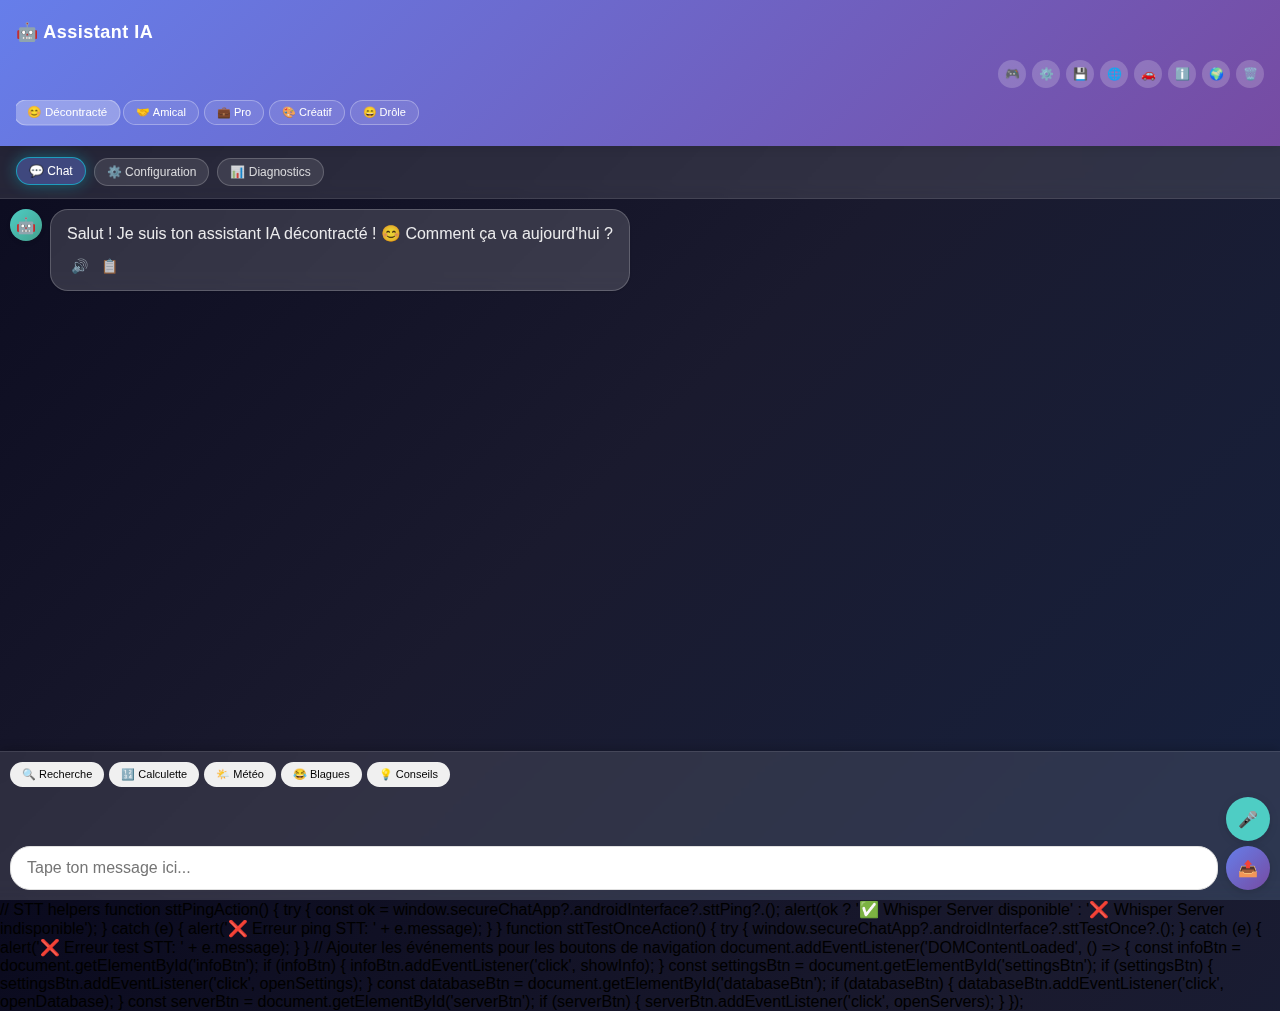
<file: app/src/main/assets/webapp/index-glassmorphism.html>
<!DOCTYPE html>
<html lang="fr">
<head>
    <meta charset="UTF-8">
    <meta name="viewport" content="width=device-width, initial-scale=1.0, maximum-scale=1.0, user-scalable=no">
    <meta name="theme-color" content="#667eea">
    <meta name="description" content="Assistant IA mobile intelligent et sécurisé">
    <title>Chat IA Mobile</title>
    <link rel="manifest" href="/manifest.json">
    <style>
        * {
            margin: 0;
            padding: 0;
            box-sizing: border-box;
            -webkit-tap-highlight-color: transparent;
        }
        
        :root {
            --primary-gradient: linear-gradient(135deg, #667eea, #764ba2);
            --secondary-gradient: linear-gradient(135deg, #4ECDC4, #44A08D);
            --accent-gradient: linear-gradient(135deg, #FF6B6B, #4ECDC4);
            --bg-color: #f8f9fa;
            --text-color: #333;
            --border-color: #e0e0e0;
            --shadow: 0 2px 10px rgba(0,0,0,0.1);
        }
        
        /* S'assurer que les variables CSS sont héritées partout */
        html, body {
            --primary-gradient: linear-gradient(135deg, #667eea, #764ba2);
            --secondary-gradient: linear-gradient(135deg, #4ECDC4, #44A08D);
            --accent-gradient: linear-gradient(135deg, #FF6B6B, #4ECDC4);
        }
        
        body {
            font-family: -apple-system, BlinkMacSystemFont, 'Segoe UI', Roboto, 'Helvetica Neue', Arial, sans-serif;
            background: linear-gradient(135deg, #0a0a1e 0%, #1a1a2e 50%, #16213e 100%) !important;
            background-image: 
                radial-gradient(circle at 20% 50%, rgba(0,242,254,0.1) 0%, transparent 50%),
                radial-gradient(circle at 80% 80%, rgba(102,126,234,0.15) 0%, transparent 50%),
                linear-gradient(135deg, #0a0a1e 0%, #1a1a2e 50%, #16213e 100%);
            height: 100vh;
            overflow: hidden;
            -webkit-font-smoothing: antialiased;
            -moz-osx-font-smoothing: grayscale;
        }
        
        .chat-container {
            width: 100%;
            height: 100vh;
            background: transparent;
            display: flex;
            flex-direction: column;
            position: relative;
        }
        
        .chat-header {
            background: var(--primary-gradient);
            color: white;
            padding: 12px 16px 16px;
            position: relative;
            box-shadow: var(--shadow);
            overflow: hidden;
            z-index: 100;
        }
        
        .header-top {
            display: flex;
            justify-content: space-between;
            align-items: center;
            min-height: 40px;
        }
        
        .chat-title {
            font-size: 18px;
            font-weight: 700;
            flex: 1;
            min-width: 0;
            overflow: hidden;
            text-overflow: ellipsis;
            white-space: nowrap;
            letter-spacing: 0.5px;
        }
        
        .header-controls-row {
            margin-top: 8px;
            display: flex;
            justify-content: flex-end;
            overflow-x: auto;
            -webkit-overflow-scrolling: touch;
            scrollbar-width: none;
        }
        
        .header-controls-row::-webkit-scrollbar {
            display: none;
        }
        
        .header-controls {
            display: flex;
            gap: 6px;
            flex-wrap: nowrap;
        }
        
        .header-btn {
            background: rgba(255,255,255,0.2);
            border: none;
            color: white;
            padding: 4px;
            border-radius: 50%;
            font-size: 12px;
            cursor: pointer;
            transition: all 0.3s cubic-bezier(0.4, 0, 0.2, 1);
            min-width: 28px;
            min-height: 28px;
            display: flex;
            align-items: center;
            justify-content: center;
            flex-shrink: 0;
        }
        
        .header-btn:active {
            transform: scale(0.9);
            background: rgba(255,255,255,0.35);
        }
        
        .personality-selector {
            display: flex;
            gap: 5px;
            overflow-x: auto;
            padding-bottom: 5px;
            margin-top: 12px;
            scrollbar-width: none;
        }
        
        .personality-selector::-webkit-scrollbar {
            display: none;
        }
        
        .personality-btn {
            padding: 5px 12px;
            border: 1px solid rgba(255,255,255,0.3);
            background: rgba(255,255,255,0.1);
            color: white;
            border-radius: 15px;
            cursor: pointer;
            font-size: 11px;
            white-space: nowrap;
            transition: all 0.3s cubic-bezier(0.4, 0, 0.2, 1);
            font-weight: 500;
        }
        
        .personality-btn.active {
            background: rgba(255,255,255,0.3);
            transform: scale(1.05);
        }
        
        .main-nav {
            display: flex;
            gap: 8px;
            padding: 12px 16px;
            background: rgba(255, 255, 255, 0.1);
            backdrop-filter: blur(8px);
            -webkit-backdrop-filter: blur(8px);
            border-bottom: 1px solid rgba(255, 255, 255, 0.1);
            overflow-x: auto;
            -webkit-overflow-scrolling: touch;
            scrollbar-width: none;
        }
        
        .main-nav::-webkit-scrollbar {
            display: none;
        }
        
        .main-nav-btn {
            padding: 6px 12px;
            border: 1px solid rgba(255, 255, 255, 0.2);
            background: rgba(255, 255, 255, 0.1);
            color: rgba(255, 255, 255, 0.8);
            border-radius: 999px;
            font-size: 12px;
            cursor: pointer;
            flex-shrink: 0;
            transition: all 0.3s cubic-bezier(0.4, 0, 0.2, 1);
            font-weight: 500;
        }
        
        .main-nav-btn.active {
            background: rgba(102, 126, 234, 0.4);
            color: #ffffff;
            border-color: rgba(0, 242, 254, 0.5);
            box-shadow: 0 0 15px rgba(0, 242, 254, 0.3);
            transform: translateY(-1px);
        }
        
        .main-content {
            flex: 1;
            display: flex;
            flex-direction: column;
            overflow: hidden;
        }
        
        .view {
            display: none;
            flex: 1;
            flex-direction: column;
            overflow: hidden;
            opacity: 0;
            transition: opacity 0.3s ease;
        }
        
        .view.active {
            display: flex;
            opacity: 1;
        }
        
        .chat-messages {
            flex: 1;
            overflow-y: auto;
            padding: 10px;
            background: transparent;
            -webkit-overflow-scrolling: touch;
            scroll-behavior: smooth;
        }
        
        .message {
            margin-bottom: 12px;
            display: flex;
            align-items: flex-start;
            gap: 8px;
            animation: slideIn 0.3s cubic-bezier(0.4, 0, 0.2, 1);
        }
        
        .message.user {
            flex-direction: row-reverse;
        }
        
        .message-bubble {
            max-width: 80%;
            padding: 12px 16px;
            border-radius: 18px;
            position: relative;
            word-wrap: break-word;
            line-height: 1.5;
            box-shadow: 0 1px 2px rgba(0,0,0,0.1);
        }
        
        .message.user .message-bubble {
            background: var(--primary-gradient);
            color: white;
        }
        
        .message.ai .message-bubble {
            background: rgba(255, 255, 255, 0.15);
            backdrop-filter: blur(8px);
            -webkit-backdrop-filter: blur(8px);
            color: rgba(255, 255, 255, 0.9);
            border: 1px solid rgba(255, 255, 255, 0.2);
        }
        
        .message-actions {
            display: flex;
            gap: 5px;
            margin-top: 8px;
            opacity: 0.7;
        }
        
        .message-btn {
            background: none;
            border: none;
            font-size: 14px;
            cursor: pointer;
            padding: 4px;
            border-radius: 4px;
            transition: all 0.2s;
        }
        
        .message-btn:active {
            transform: scale(0.9);
            opacity: 1;
        }
        
        .message-avatar {
            width: 32px;
            height: 32px;
            border-radius: 50%;
            display: flex;
            align-items: center;
            justify-content: center;
            font-size: 16px;
            flex-shrink: 0;
            box-shadow: 0 2px 4px rgba(0,0,0,0.1);
        }
        
        .message.user .message-avatar {
            background: var(--accent-gradient);
            color: white;
        }
        
        .message.ai .message-avatar {
            background: var(--secondary-gradient);
            color: white;
        }
        
        .typing-indicator {
            display: none;
            padding: 10px;
        }
        
        .typing-dots {
            display: inline-flex;
            gap: 2px;
        }
        
        .typing-dots span {
            width: 6px;
            height: 6px;
            background: #667eea;
            border-radius: 50%;
            animation: typing 1.4s infinite ease-in-out;
        }
        
        .typing-dots span:nth-child(2) { animation-delay: 0.2s; }
        .typing-dots span:nth-child(3) { animation-delay: 0.4s; }
        
        .chat-input-container {
            background: rgba(255, 255, 255, 0.1);
            backdrop-filter: blur(8px);
            -webkit-backdrop-filter: blur(8px);
            border-top: 1px solid rgba(255, 255, 255, 0.1);
            padding: 10px;
            box-shadow: 0 -2px 10px rgba(0,0,0,0.2);
        }
        
        .plugins-bar {
            display: flex;
            gap: 5px;
            margin-bottom: 10px;
            overflow-x: auto;
            scrollbar-width: none;
            -webkit-overflow-scrolling: touch;
        }
        
        .plugins-bar::-webkit-scrollbar {
            display: none;
        }
        
        .plugin-btn {
            padding: 6px 12px;
            background: #f0f0f0;
            border: none;
            border-radius: 15px;
            font-size: 11px;
            cursor: pointer;
            white-space: nowrap;
            transition: all 0.3s cubic-bezier(0.4, 0, 0.2, 1);
            font-weight: 500;
        }
        
        .plugin-btn:active {
            background: #ddd;
            transform: scale(0.95);
        }
        
        .input-row {
            display: flex;
            gap: 8px;
            align-items: flex-end;
        }
        
        .input-field {
            flex: 1;
            padding: 12px 16px;
            border: 1px solid var(--border-color);
            border-radius: 20px;
            font-size: 16px;
            outline: none;
            resize: none;
            max-height: 120px;
            min-height: 44px;
            font-family: inherit;
            transition: border-color 0.3s;
        }
        
        .input-field:focus {
            border-color: #667eea;
        }
        
        .input-controls {
            display: flex;
            flex-direction: column;
            gap: 5px;
        }
        
        .control-btn {
            width: 44px;
            height: 44px;
            border: none;
            border-radius: 50%;
            cursor: pointer;
            font-size: 16px;
            display: flex;
            align-items: center;
            justify-content: center;
            transition: all 0.3s cubic-bezier(0.4, 0, 0.2, 1);
            box-shadow: 0 2px 8px rgba(0,0,0,0.15);
        }
        
        .send-btn {
            background: var(--primary-gradient);
            color: white;
        }
        
        .voice-btn {
            background: #4ECDC4;
            color: white;
        }
        
        .voice-btn.recording {
            background: #ff4757;
            animation: pulse 1s infinite;
        }
        
        .control-btn:active {
            transform: scale(0.9);
        }
        
        .control-btn:disabled {
            opacity: 0.5;
            cursor: not-allowed;
            transform: none;
        }
        
        .panel {
            flex: 1;
            overflow-y: auto;
            padding: 16px;
            background: transparent;
            -webkit-overflow-scrolling: touch;
        }
        
        .panel-section {
            background: rgba(255, 255, 255, 0.15);
            backdrop-filter: blur(12px);
            -webkit-backdrop-filter: blur(12px);
            border-radius: 16px;
            padding: 20px;
            margin-bottom: 20px;
            box-shadow: 0 8px 32px 0 rgba(31, 38, 135, 0.37);
            border: 1px solid rgba(255, 255, 255, 0.2);
            transition: all 0.3s cubic-bezier(0.4, 0, 0.2, 1);
            position: relative;
            overflow: hidden;
        }

        .panel-section::before {
            content: '';
            position: absolute;
            top: 0;
            left: 0;
            right: 0;
            height: 4px;
            background: linear-gradient(90deg, #00f2fe, #00ffff);
            opacity: 0;
            transition: opacity 0.3s ease;
            box-shadow: 0 0 10px rgba(0,242,254,0.5);
        }

        .panel-section:hover {
            background: rgba(255, 255, 255, 0.25);
            box-shadow: 0 12px 40px 0 rgba(31, 38, 135, 0.5);
            transform: translateY(-2px);
            border-color: rgba(255, 255, 255, 0.35);
        }

        .panel-section:hover::before {
            opacity: 1;
        }
        
        .panel-section h3 {
            font-size: 20px;
            margin-bottom: 16px;
            color: white;
            font-weight: 700;
            display: flex;
            align-items: center;
            justify-content: space-between;
            cursor: pointer;
            letter-spacing: -0.02em;
            padding-bottom: 12px;
            border-bottom: 2px solid rgba(0,242,254,0.3);
            text-shadow: 0 0 10px rgba(0,242,254,0.5);
        }
        
        .panel-section h4 {
            font-size: 17px;
            margin-bottom: 16px;
            color: white;
            font-weight: 700;
            display: flex;
            align-items: center;
            justify-content: space-between;
            cursor: pointer;
            letter-spacing: -0.01em;
            padding-bottom: 12px;
            border-bottom: 2px solid rgba(0,242,254,0.3);
            text-shadow: 0 0 8px rgba(0,242,254,0.4);
        }
        
        /* Tabs Navigation (Alternative to Accordion) */
        .config-tabs {
            display: flex;
            gap: 8px;
            margin-bottom: 16px;
            padding-bottom: 12px;
            border-bottom: 2px solid rgba(148,163,184,0.2);
            overflow-x: auto;
            -webkit-overflow-scrolling: touch;
        }
        
        .config-tab {
            padding: 10px 16px;
            background: rgba(148,163,184,0.1);
            border: none;
            border-radius: 8px 8px 0 0;
            font-size: 13px;
            font-weight: 500;
            color: #64748b;
            cursor: pointer;
            white-space: nowrap;
            transition: all 0.2s ease;
            position: relative;
        }
        
        .config-tab:hover {
            background: rgba(148,163,184,0.15);
            color: #475569;
        }
        
        .config-tab.active {
            background: var(--primary-gradient);
            color: white;
            font-weight: 600;
        }
        
        .config-tab.active::after {
            content: '';
            position: absolute;
            bottom: -2px;
            left: 0;
            right: 0;
            height: 2px;
            background: var(--primary-gradient);
        }
        
        .config-tab-content {
            display: none;
        }
        
        .config-tab-content.active {
            display: block;
            animation: fadeIn 0.3s ease;
        }
        
        /* Legacy Accordion (disabled by default) */
        .panel-content {
            transition: height 0.2s ease, opacity 0.2s ease;
        }
        .panel-section.collapsed .panel-content {
            display: none;
        }
        .accordion-caret {
            font-size: 14px;
            color: #64748b;
            margin-left: 8px;
            user-select: none;
            display: none; /* Hide accordion caret */
        }
        
        /* Disable accordion click on headers */
        .panel-section h3,
        .panel-section h4 {
            cursor: default;
        }
        
        .panel-placeholder {
            color: #475569;
            font-size: 13px;
            line-height: 1.6;
        }

        .form-grid {
            display: grid;
            grid-template-columns: repeat(auto-fit, minmax(220px, 1fr));
            gap: 16px;
            margin: 16px 0;
        }
        
        .form-grid label {
            display: flex;
            flex-direction: column;
            min-height: 60px;
            padding: 12px;
            background: rgba(255,255,255,0.2);
            backdrop-filter: blur(8px);
            -webkit-backdrop-filter: blur(8px);
            border-radius: 10px;
            border: 1px solid rgba(255,255,255,0.25);
            transition: all 0.2s ease;
        }

        .form-grid label:hover {
            background: rgba(255,255,255,0.3);
            border-color: rgba(0,242,254,0.4);
            box-shadow: 0 0 15px rgba(0,242,254,0.3);
        }
        
        .form-grid label:has(input[type="checkbox"]) {
            flex-direction: row;
            align-items: center;
            min-height: auto;
            gap: 10px;
            padding: 10px 12px;
        }
        
        .form-grid label:has(input[type="checkbox"]) input[type="checkbox"] {
            width: auto;
            margin-top: 0;
            flex-shrink: 0;
            transform: scale(1.1);
        }

        .form-grid input,
        .form-grid select,
        .form-grid textarea {
            width: 100%;
            margin-top: 6px;
            padding: 10px 12px;
            border-radius: 8px;
            border: 1px solid rgba(255,255,255,0.3);
            font-size: 14px;
            background: rgba(255,255,255,0.2);
            backdrop-filter: blur(8px);
            -webkit-backdrop-filter: blur(8px);
            color: white;
            transition: all 0.2s ease;
        }

        .form-grid input::placeholder,
        .form-grid textarea::placeholder {
            color: rgba(255,255,255,0.6);
        }

        .form-grid input:focus,
        .form-grid select:focus,
        .form-grid textarea:focus {
            border-color: rgba(0,242,254,0.6);
            outline: none;
            box-shadow: 0 0 15px rgba(0,242,254,0.4);
            background: rgba(255,255,255,0.3);
        }

        .custom-input {
            margin-top: 6px;
        }

        .custom-input.hidden {
            display: none;
        }

        .porcupine-only.hidden {
            display: none;
        }

        .engine-whisper-only.hidden,
        .engine-legacy-only.hidden {
            display: none;
        }

        /* Hotword Model Cards */
        .hotword-models-grid {
            display: grid;
            grid-template-columns: repeat(auto-fill, minmax(320px, 1fr));
            gap: 20px;
            margin-top: 16px;
        }

        .hotword-model-card {
            background: rgba(255, 255, 255, 0.25);
            backdrop-filter: blur(10px);
            -webkit-backdrop-filter: blur(10px);
            border: 1px solid rgba(255, 255, 255, 0.18);
            border-radius: 16px;
            padding: 20px;
            transition: all 0.3s cubic-bezier(0.4, 0, 0.2, 1);
            box-shadow: 0 8px 32px 0 rgba(31, 38, 135, 0.37);
            position: relative;
            overflow: hidden;
        }

        .hotword-model-card::before {
            content: '';
            position: absolute;
            top: 0;
            left: 0;
            right: 0;
            height: 4px;
            background: linear-gradient(90deg, #00f2fe, #00ffff);
            opacity: 0;
            transition: opacity 0.3s ease;
            box-shadow: 0 0 10px rgba(0,242,254,0.5);
        }

        .hotword-model-card:hover {
            background: rgba(255, 255, 255, 0.35);
            box-shadow: 0 12px 40px 0 rgba(31, 38, 135, 0.5);
            transform: translateY(-4px);
            border-color: rgba(255, 255, 255, 0.3);
        }

        .hotword-model-card:hover::before {
            opacity: 1;
        }

        .hotword-model-card.disabled {
            opacity: 0.6;
            background: rgba(247,248,251,0.8);
        }

        .hotword-model-card-header {
            display: flex;
            align-items: center;
            justify-content: space-between;
            margin-bottom: 16px;
            padding-bottom: 16px;
            border-bottom: 2px solid rgba(102,126,234,0.1);
        }

        .hotword-model-card-title {
            display: flex;
            align-items: center;
            gap: 10px;
            flex: 1;
        }

        .hotword-model-card-title input[type="checkbox"] {
            width: 20px;
            height: 20px;
            cursor: pointer;
            flex-shrink: 0;
        }

        .hotword-model-card-name {
            font-weight: 700;
            font-size: 16px;
            color: #1e293b;
            flex: 1;
            min-width: 0;
            letter-spacing: -0.02em;
        }

        .hotword-model-card-name input[type="text"] {
            width: 100%;
            padding: 6px 8px;
            border: 1px solid rgba(148,163,184,0.3);
            border-radius: 6px;
            font-size: 14px;
            font-weight: 600;
            background: rgba(247,248,251,0.5);
        }

        .hotword-model-card-name input[type="text"]:focus {
            background: white;
            border-color: #667eea;
            outline: none;
        }

        .hotword-model-card-remove {
            padding: 6px 10px;
            font-size: 12px;
            background: rgba(239,68,68,0.1);
            color: #dc2626;
            border: 1px solid rgba(239,68,68,0.2);
            border-radius: 6px;
            cursor: pointer;
            transition: all 0.2s;
        }

        .hotword-model-card-remove:hover {
            background: rgba(239,68,68,0.2);
        }

        .hotword-model-card-body {
            display: flex;
            flex-direction: column;
            gap: 12px;
        }

        .hotword-model-card-field {
            display: flex;
            flex-direction: column;
            gap: 4px;
        }

        .hotword-model-card-field label {
            font-size: 11px;
            font-weight: 600;
            color: #64748b;
            text-transform: uppercase;
            letter-spacing: 0.05em;
        }

        .hotword-model-card-field input,
        .hotword-model-card-field select {
            width: 100%;
            padding: 8px 10px;
            border: 1px solid rgba(148,163,184,0.3);
            border-radius: 6px;
            font-size: 13px;
            background: white;
            color: #1e293b;
            transition: border-color 0.2s;
        }

        .hotword-model-card-field input:focus,
        .hotword-model-card-field select:focus {
            border-color: #667eea;
            outline: none;
        }

        .hotword-model-card-field input[readonly] {
            background: rgba(247,248,251,0.5);
            font-family: 'Courier New', monospace;
            font-size: 12px;
            color: #64748b;
        }

        .hotword-model-card-empty {
            grid-column: 1 / -1;
            text-align: center;
            padding: 40px 20px;
            color: #94a3b8;
            font-style: italic;
            background: rgba(247,248,251,0.5);
            border: 2px dashed rgba(148,163,184,0.3);
            border-radius: 12px;
        }

        /* Generic Cards System (réutilisable pour toutes les sections) */
        .cards-grid {
            display: grid;
            grid-template-columns: repeat(auto-fill, minmax(280px, 1fr));
            gap: 20px;
            margin-top: 16px;
        }

        .card {
            background: rgba(255, 255, 255, 0.25);
            backdrop-filter: blur(10px);
            -webkit-backdrop-filter: blur(10px);
            border: 1px solid rgba(255, 255, 255, 0.18);
            border-radius: 16px;
            padding: 20px;
            transition: all 0.3s cubic-bezier(0.4, 0, 0.2, 1);
            box-shadow: 0 8px 32px 0 rgba(31, 38, 135, 0.37);
            position: relative;
            overflow: hidden;
        }

        .card::before {
            content: '';
            position: absolute;
            top: 0;
            left: 0;
            right: 0;
            height: 4px;
            background: linear-gradient(90deg, #00f2fe, #00ffff);
            opacity: 0;
            transition: opacity 0.3s ease;
            box-shadow: 0 0 10px rgba(0,242,254,0.5);
        }

        .card:hover {
            background: rgba(255, 255, 255, 0.35);
            box-shadow: 0 12px 40px 0 rgba(31, 38, 135, 0.5);
            transform: translateY(-4px);
            border-color: rgba(255, 255, 255, 0.3);
        }

        .card:hover::before {
            opacity: 1;
        }

        .card.disabled {
            opacity: 0.6;
            background: rgba(247,248,251,0.8);
        }

        .card-header {
            display: flex;
            align-items: center;
            justify-content: space-between;
            margin-bottom: 16px;
            padding-bottom: 16px;
            border-bottom: 2px solid rgba(102,126,234,0.1);
        }

        .card-title {
            font-weight: 700;
            font-size: 16px;
            color: white;
            flex: 1;
            min-width: 0;
            letter-spacing: -0.02em;
            text-shadow: 0 0 8px rgba(0,242,254,0.3);
        }

        .card-body {
            display: flex;
            flex-direction: column;
            gap: 12px;
        }

        .card-field {
            display: flex;
            flex-direction: column;
            gap: 4px;
        }

        .card-field label {
            font-size: 11px;
            font-weight: 600;
            color: rgba(255,255,255,0.9);
            text-transform: uppercase;
            letter-spacing: 0.05em;
        }
        
        .card-field input,
        .card-field select,
        .card-field textarea {
            width: 100%;
            padding: 8px 10px;
            border: 1px solid rgba(255,255,255,0.3);
            border-radius: 6px;
            font-size: 13px;
            background: rgba(255,255,255,0.2);
            backdrop-filter: blur(8px);
            -webkit-backdrop-filter: blur(8px);
            color: white;
            transition: all 0.2s;
        }

        .card-field input::placeholder,
        .card-field textarea::placeholder {
            color: rgba(255,255,255,0.6);
        }
        
        .card-field input:focus,
        .card-field select:focus,
        .card-field textarea:focus {
            border-color: rgba(0,242,254,0.6);
            outline: none;
            box-shadow: 0 0 12px rgba(0,242,254,0.4);
            background: rgba(255,255,255,0.3);
        }

        .card-field input[readonly] {
            background: rgba(247,248,251,0.5);
            font-family: 'Courier New', monospace;
            font-size: 12px;
            color: #64748b;
        }

        .card-empty {
            grid-column: 1 / -1;
            text-align: center;
            padding: 40px 20px;
            color: #94a3b8;
            font-style: italic;
            background: rgba(247,248,251,0.5);
            border: 2px dashed rgba(148,163,184,0.3);
            border-radius: 12px;
        }

        /* Mini Cards (pour les statuts, infos compactes) */
        .mini-cards-grid {
            display: grid;
            grid-template-columns: repeat(auto-fill, minmax(200px, 1fr));
            gap: 16px;
            margin-top: 16px;
        }

        .mini-card {
            background: rgba(255, 255, 255, 0.25);
            backdrop-filter: blur(10px);
            -webkit-backdrop-filter: blur(10px);
            border: 1px solid rgba(255, 255, 255, 0.18);
            border-radius: 14px;
            padding: 16px;
            transition: all 0.3s cubic-bezier(0.4, 0, 0.2, 1);
            box-shadow: 0 8px 32px 0 rgba(31, 38, 135, 0.37);
            position: relative;
            overflow: hidden;
        }

        .mini-card::before {
            content: '';
            position: absolute;
            top: 0;
            left: 0;
            right: 0;
            height: 3px;
            background: linear-gradient(90deg, #00f2fe, #00ffff);
            opacity: 0;
            transition: opacity 0.3s ease;
            box-shadow: 0 0 8px rgba(0,242,254,0.5);
        }

        .mini-card:hover {
            background: rgba(255, 255, 255, 0.35);
            box-shadow: 0 12px 40px 0 rgba(31, 38, 135, 0.5);
            transform: translateY(-3px);
            border-color: rgba(255, 255, 255, 0.3);
        }

        .mini-card:hover::before {
            opacity: 1;
        }

        .mini-card-header {
            display: flex;
            align-items: center;
            justify-content: space-between;
            margin-bottom: 8px;
        }

        .mini-card-label {
            font-size: 11px;
            font-weight: 600;
            color: #64748b;
            text-transform: uppercase;
            letter-spacing: 0.05em;
        }

        .mini-card-value {
            font-size: 14px;
            font-weight: 600;
            color: #1e293b;
            margin-top: 4px;
        }

        .mini-card-status {
            display: inline-block;
            width: 8px;
            height: 8px;
            border-radius: 50%;
            margin-left: 8px;
        }

        .mini-card-status.active {
            background: #10b981;
        }

        .mini-card-status.inactive {
            background: #ef4444;
        }

        .mini-card-status.warning {
            background: #f59e0b;
        }
        
        .panel-json {
            background: #0f172a;
            color: #e2e8f0;
            padding: 12px;
            border-radius: 8px;
            font-family: 'Courier New', monospace;
            font-size: 12px;
            overflow-x: auto;
            max-height: 300px;
        }
        
        .panel-actions {
            display: flex;
            flex-wrap: wrap;
            gap: 8px;
            margin-top: 12px;
        }
        
        .panel-button {
            padding: 12px 20px;
            border: 2px solid rgba(0,242,254,0.3);
            border-radius: 10px;
            background: var(--primary-gradient);
            color: white;
            font-size: 14px;
            cursor: pointer;
            transition: all 0.3s cubic-bezier(0.4, 0, 0.2, 1);
            font-weight: 600;
            box-shadow: 
                0 4px 12px rgba(102,126,234,0.3),
                0 0 10px rgba(0,242,254,0.2);
            letter-spacing: 0.01em;
        }

        .panel-button:hover {
            border-color: rgba(0,242,254,0.6);
            box-shadow: 
                0 6px 16px rgba(102,126,234,0.4),
                0 0 20px rgba(0,242,254,0.5);
            transform: translateY(-2px);
        }
        
        .panel-button.secondary {
            background: var(--secondary-gradient);
            box-shadow: 0 4px 12px rgba(78,205,196,0.3);
        }

        .panel-button.secondary:hover {
            box-shadow: 0 6px 16px rgba(78,205,196,0.4);
        }
        
        .panel-button:active {
            transform: scale(0.96) translateY(0);
        }
        
        .panel-button:disabled {
            opacity: 0.4;
            cursor: not-allowed;
            transform: none;
        }
        
        .panel-list {
            list-style: none;
            margin: 0;
            padding: 0;
        }
        
        .panel-list li {
            padding: 8px 0;
            border-bottom: 1px solid rgba(148,163,184,0.25);
            font-size: 13px;
            color: #1e293b;
        }
        
        .panel-list li:last-child {
            border-bottom: none;
        }
        
        .panel-status {
            display: flex;
            flex-direction: column;
            gap: 8px;
            font-size: 13px;
            color: #1e293b;
        }
        
        .status-item span {
            color: #64748b;
            text-transform: uppercase;
            font-size: 11px;
            letter-spacing: 0.05em;
            margin-right: 8px;
            font-weight: 600;
        }
        
        .plugin-modal {
            position: fixed;
            top: 0;
            left: 0;
            width: 100%;
            height: 100%;
            background: rgba(0,0,0,0.5);
            display: none;
            z-index: 1000;
            backdrop-filter: blur(4px);
        }
        
        .modal-content {
            position: absolute;
            bottom: 0;
            width: 100%;
            background: white;
            border-radius: 20px 20px 0 0;
            padding: 20px;
            max-height: 80vh;
            overflow-y: auto;
            animation: slideUp 0.3s cubic-bezier(0.4, 0, 0.2, 1);
        }
        
        .modal-content.large {
            max-height: 90vh;
        }
        
        .modal-header {
            display: flex;
            justify-content: space-between;
            align-items: center;
            margin-bottom: 20px;
        }
        
        .modal-header h3 {
            font-size: 18px;
            font-weight: 600;
        }
        
        .close-btn {
            background: none;
            border: none;
            font-size: 24px;
            cursor: pointer;
            color: #666;
            transition: color 0.3s;
        }
        
        .close-btn:active {
            color: #333;
        }
        
        .language-selector {
            position: absolute;
            top: 70px;
            right: 15px;
            background: white;
            border-radius: 10px;
            padding: 10px;
            box-shadow: 0 5px 15px rgba(0,0,0,0.2);
            display: none;
            z-index: 100;
            animation: fadeIn 0.2s ease;
        }
        
        .lang-btn {
            display: block;
            width: 100%;
            padding: 8px 15px;
            border: none;
            background: none;
            cursor: pointer;
            text-align: left;
            border-radius: 5px;
            margin: 2px 0;
            transition: background 0.2s;
            font-size: 14px;
        }
        
        .lang-btn:hover, 
        .lang-btn.active {
            background: #f0f0f0;
        }
        
        @keyframes slideIn {
            from { 
                opacity: 0; 
                transform: translateY(20px); 
            }
            to { 
                opacity: 1; 
                transform: translateY(0); 
            }
        }
        
        @keyframes slideUp {
            from { 
                transform: translateY(100%); 
            }
            to { 
                transform: translateY(0); 
            }
        }
        
        @keyframes fadeIn {
            from { 
                opacity: 0; 
            }
            to { 
                opacity: 1; 
            }
        }
        
        @keyframes typing {
            0%, 80%, 100% { 
                transform: scale(0.8); 
                opacity: 0.5; 
            }
            40% { 
                transform: scale(1); 
                opacity: 1; 
            }
        }
        
        @keyframes pulse {
            0%, 100% { 
                transform: scale(1); 
            }
            50% { 
                transform: scale(1.1); 
            }
        }
        
        .chat-messages::-webkit-scrollbar { 
            width: 3px; 
        }
        
        .chat-messages::-webkit-scrollbar-track { 
            background: transparent; 
        }
        
        .chat-messages::-webkit-scrollbar-thumb { 
            background: #ccc; 
            border-radius: 3px; 
        }
        
        /* Améliorations pour mobile */
        @media (max-width: 480px) {
            .chat-title {
                font-size: 16px;
            }
            
            .message-bubble {
                max-width: 85%;
            }
            
            .header-btn {
                min-width: 26px;
                min-height: 26px;
            }
        }
        
        /* Mode sombre (optionnel) - DÉSACTIVÉ pour préserver le thème violet */
        /* Si vous voulez activer le mode sombre, décommentez cette section */
        /*
        @media (prefers-color-scheme: dark) {
            :root {
                --bg-color: #1a1a1a;
                --text-color: #e0e0e0;
                --border-color: #333;
            }
            
            body {
                background: linear-gradient(135deg, #1a1a2e 0%, #16213e 100%);
            }
            
            .chat-container {
                background: #0f0f0f;
            }
            
            .chat-header {
                background: var(--primary-gradient);
            }
            
            .message.ai .message-bubble {
                background: #1a1a1a;
                color: #e0e0e0;
                border-color: #333;
            }
            
            .chat-input-container {
                background: #1a1a1a;
                border-top-color: #333;
            }
            
            .input-field {
                background: #0f0f0f;
                color: #e0e0e0;
                border-color: #333;
            }
            
            .panel {
                background: #0f0f0f;
            }
            
            .panel-section {
                background: #1a1a1a;
                border-color: #333;
            }
        }
        */
    </style>
</head>
<body>
    <div class="chat-container">
        <div class="chat-header">
            <div class="header-top">
                <div class="chat-title">🤖 Assistant IA</div>
            </div>
            <div class="header-controls-row">
                <div class="header-controls">
                    <button class="header-btn" id="gamesBtn" title="Jeux">🎮</button>
                    <button class="header-btn" id="settingsBtn" title="Paramètres">⚙️</button>
                    <button class="header-btn" id="databaseBtn" title="Base de données">💾</button>
                    <button class="header-btn" id="serverBtn" title="Serveurs">🌐</button>
                    <button class="header-btn" id="kittBtn" title="Interface KITT">🚗</button>
                    <button class="header-btn" id="infoBtn" title="Informations">ℹ️</button>
                    <button class="header-btn" id="langBtn" title="Langue">🌍</button>
                    <button class="header-btn" id="clearBtn" title="Effacer">🗑️</button>
                </div>
            </div>
            <div class="personality-selector">
                <button class="personality-btn active" data-personality="casual">😊 Décontracté</button>
                <button class="personality-btn" data-personality="friendly">🤝 Amical</button>
                <button class="personality-btn" data-personality="professional">💼 Pro</button>
                <button class="personality-btn" data-personality="creative">🎨 Créatif</button>
                <button class="personality-btn" data-personality="funny">😄 Drôle</button>
            </div>
        </div>

        <div class="language-selector" id="langSelector">
            <button class="lang-btn active" data-lang="fr">🇫🇷 Français</button>
            <button class="lang-btn" data-lang="en">🇺🇸 English</button>
            <button class="lang-btn" data-lang="auto">🔄 Auto</button>
        </div>

        <div class="main-nav" id="mainNav">
            <button class="main-nav-btn active" data-view="view-chat">💬 Chat</button>
            <button class="main-nav-btn" data-view="view-config">⚙️ Configuration</button>
            <button class="main-nav-btn" data-view="view-diagnostics">📊 Diagnostics</button>
        </div>

        <div class="main-content">
            <div class="view active" id="view-chat">
                <div class="chat-messages" id="chatMessages">
                    <div class="message ai">
                        <div class="message-avatar">🤖</div>
                        <div class="message-bubble">
                            Salut ! Je suis ton assistant IA décontracté ! 😊 Comment ça va aujourd'hui ?
                            <div class="message-actions">
                                <button class="message-btn" title="Écouter">🔊</button>
                                <button class="message-btn" title="Copier">📋</button>
                            </div>
                        </div>
                    </div>
                </div>

                <div class="typing-indicator" id="typingIndicator">
                    <div class="message ai">
                        <div class="message-avatar">🤖</div>
                        <div class="message-bubble">
                            Je réfléchis <div class="typing-dots"><span></span><span></span><span></span></div>
                        </div>
                    </div>
                </div>

                <div class="chat-input-container">
                    <div class="plugins-bar">
                        <button class="plugin-btn" onclick="openPlugin('websearch')">🔍 Recherche</button>
                        <button class="plugin-btn" onclick="openPlugin('calculator')">🔢 Calculette</button>
                        <button class="plugin-btn" onclick="openPlugin('weather')">🌤️ Météo</button>
                        <button class="plugin-btn" onclick="openPlugin('jokes')">😂 Blagues</button>
                        <button class="plugin-btn" onclick="openPlugin('tips')">💡 Conseils</button>
                    </div>
                    
                    <div class="input-row">
                        <textarea class="input-field" id="messageInput" placeholder="Tape ton message ici..." rows="1"></textarea>
                        <div class="input-controls">
                            <button class="control-btn voice-btn" id="voiceBtn" title="Message vocal">🎤</button>
                            <button class="control-btn send-btn" id="sendBtn" title="Envoyer">📤</button>
                        </div>
                    </div>
                </div>
            </div>

            <div class="view" id="view-config">
                <div class="panel">
                    <!-- Tabs Navigation -->
                    <div class="config-tabs" id="configTabs">
                        <button class="config-tab active" data-tab="general">⚙️ Général</button>
                        <button class="config-tab" data-tab="cloud">☁️ Cloud</button>
                        <button class="config-tab" data-tab="local">💻 Local</button>
                        <button class="config-tab" data-tab="audio">🎤 Audio</button>
                        <button class="config-tab" data-tab="hotword">🔊 Hotword</button>
                        <button class="config-tab" data-tab="tts">🗣️ TTS</button>
                        <button class="config-tab" data-tab="advanced">🔧 Avancé</button>
                    </div>
                    
                    <!-- Tab Content: General -->
                    <div class="config-tab-content active" data-content="general">
                    <div class="panel-section">
                        <h3>Mode général</h3>
                        <div class="form-grid">
                            <label>Mode
                                <select id="configModeSelect">
                                    <option value="cloud">Cloud</option>
                                    <option value="local">Local</option>
                                </select>
                            </label>
                            <label>Modèle sélectionné
                                <select id="configSelectedModel">
                                    <option value="">– Choisir –</option>
                                    <option value="deepseek-r1:7b">DeepSeek R1 7B</option>
                                    <option value="gpt-oss:120b">GPT-OSS 120B</option>
                                    <option value="gpt-4o-mini">GPT-4o Mini</option>
                                    <option value="llama3.2">Llama 3.2</option>
                                    <option value="mistral-nemo">Mistral Nemo</option>
                                    <option value="custom">Autre (personnalisé)</option>
                                </select>
                                <input type="text" id="configSelectedModelCustom" class="custom-input hidden" placeholder="Nom du modèle personnalisé">
                            </label>
                        </div>
                        <button class="panel-button" id="saveModeConfigBtn">Sauvegarder</button>
                    </div>
                    </div>
                    
                    <!-- Tab Content: Cloud -->
                    <div class="config-tab-content" data-content="cloud">
                    <div class="panel-section">
                        <h4>☁️ Cloud (Ollama Cloud API)</h4>
                        <div class="form-grid" style="grid-template-columns: repeat(auto-fit, minmax(250px, 1fr)); align-items: start;">
                            <label>
                                <span style="font-weight: 500; margin-bottom: 4px;">Provider</span>
                                <select id="configCloudProvider">
                                    <option value="">– Choisir –</option>
                                    <option value="ollama">Ollama</option>
                                    <option value="openai">OpenAI</option>
                                    <option value="groq">Groq</option>
                                    <option value="perplexity">Perplexity</option>
                                    <option value="custom">Autre (personnalisé)</option>
                                </select>
                                <input type="text" id="configCloudProviderCustom" class="custom-input hidden" placeholder="Provider personnalisé">
                            </label>
                            <label>
                                <span style="font-weight: 500; margin-bottom: 4px;">🔑 API Key Ollama Cloud</span>
                                <input type="password" id="configCloudApiKey" placeholder="Entrez votre clé API Ollama Cloud">
                                <small style="font-size: 11px; color: #64748b; margin-top: 4px; display: block;">Obtenez votre clé sur <a href="https://ollama.com/account" target="_blank" style="color: #667eea;">ollama.com/account</a></small>
                            </label>
                            <label>
                                <span style="font-weight: 500; margin-bottom: 4px;">Modèle</span>
                                <select id="configCloudModel">
                                    <option value="">– Choisir –</option>
                                    <option value="deepseek-r1:7b">DeepSeek R1 7B</option>
                                    <option value="gpt-oss:120b">GPT-OSS 120B</option>
                                    <option value="gpt-4o-mini">GPT-4o Mini</option>
                                    <option value="llama3.2">Llama 3.2</option>
                                    <option value="mistral-nemo">Mistral Nemo</option>
                                    <option value="custom">Autre (personnalisé)</option>
                                </select>
                                <input type="text" id="configCloudModelCustom" class="custom-input hidden" placeholder="Modèle cloud personnalisé">
                            </label>
                        </div>
                        <button class="panel-button" id="saveCloudConfigBtn">Sauvegarder</button>
                    </div>
                    </div>
                    
                    <!-- Tab Content: Local -->
                    <div class="config-tab-content" data-content="local">
                    <div class="panel-section">
                        <h4>Serveur local</h4>
                        <div class="form-grid">
                            <label>URL
                                <input type="text" id="configLocalUrl" placeholder="http://127.0.0.1:11434">
                            </label>
                            <label>Modèle
                                <select id="configLocalModel">
                                    <option value="">– Choisir –</option>
                                    <option value="llama3.2:3b">Llama 3.2 3B</option>
                                    <option value="phi-4">Phi-4</option>
                                    <option value="mistral-small">Mistral Small</option>
                                    <option value="neural-chat">Neural Chat</option>
                                    <option value="custom">Autre (personnalisé)</option>
                                </select>
                                <input type="text" id="configLocalModelCustom" class="custom-input hidden" placeholder="Modèle local personnalisé">
                            </label>
                        </div>
                        <button class="panel-button" id="saveLocalConfigBtn">Sauvegarder</button>
                    </div>
                    </div>
                    
                    <!-- Tab Content: Audio -->
                    <div class="config-tab-content" data-content="audio">
                    <div class="panel-section">
                        <h4>Web Search & Pensée</h4>
                        <div class="form-grid">
                            <label>
                                <input type="checkbox" id="configWebSearchEnabled">
                                Web search activé
                            </label>
                            <label>Provider
                                <input type="text" id="configWebSearchProvider" placeholder="ollama">
                            </label>
                            <label>
                                <input type="checkbox" id="configThinkingEnabled">
                                Thinking trace
                            </label>
                            <label>Dernier message
                                <input type="text" id="configThinkingLast" placeholder="(auto)">
                            </label>
                        </div>
                        <button class="panel-button" id="saveWebThinkingBtn">Sauvegarder</button>
                    </div>

                    <div class="panel-section">
                        <h4>Vision & Audio</h4>
                        <div class="form-grid">
                            <label>
                                <input type="checkbox" id="configVisionEnabled">
                                Vision activée
                            </label>
                            <label>Modèle vision
                                <select id="configVisionModel">
                                    <option value="">– Choisir –</option>
                                    <option value="llava:13b">LLaVA 13B</option>
                                    <option value="gpt-4o-mini-vision">GPT-4o Mini Vision</option>
                                    <option value="pixtral-12b">Pixtral 12B</option>
                                    <option value="ideogram-v1">Ideogram V1</option>
                                    <option value="custom">Autre (personnalisé)</option>
                                </select>
                                <input type="text" id="configVisionModelCustom" class="custom-input hidden" placeholder="Modèle vision personnalisé">
                            </label>
                            <label>
                                <input type="checkbox" id="configAudioEnabled">
                                Audio activé
                            </label>
                            <label>Moteur STT
                                <select id="configAudioEngine">
                                    <option value="whisper_server">Whisper Server (local HTTP)</option>
                                            <!-- <option value="legacy_google">Google Speech (Android)</option> --> <!-- DÉSACTIVÉ - Problèmes de reconnaissance vocale -->
                                </select>
                            </label>
                            <label>Modèle audio
                                <select id="configAudioModel">
                                    <option value="">– Choisir –</option>
                                    <option value="ggml-small.bin">GGML Small</option>
                                    <option value="ggml-medium.bin">GGML Medium</option>
                                    <option value="ggml-large.bin">GGML Large</option>
                                    <option value="whisper-large-v3">Whisper Large V3</option>
                                    <option value="custom">Autre (personnalisé)</option>
                                </select>
                                <input type="text" id="configAudioModelCustom" class="custom-input hidden" placeholder="Modèle audio personnalisé">
                            </label>
                            <label class="engine-whisper-only">Endpoint Whisper Server
                                <input type="text" id="configAudioEndpoint" placeholder="http://127.0.0.1:11400/inference">
                            </label>
                            <label>Timeout (ms)
                                <input type="number" id="configAudioTimeout" placeholder="8000">
                            </label>
                            <label>Silence (dB)
                                <input type="number" step="0.1" id="configAudioSilenceDb" placeholder="-45">
                            </label>
                            <label>Silence (ms)
                                <input type="number" id="configAudioSilenceMs" placeholder="1200">
                            </label>
                        </div>
                        <button class="panel-button" id="saveVisionAudioBtn">Sauvegarder</button>
                        <div class="panel-actions" style="margin-top:10px;">
                            <button class="panel-button secondary" onclick="sttPingAction()">Ping Whisper</button>
                            <button class="panel-button" onclick="sttTestOnceAction()">Tester STT</button>
                        </div>
                    </div>
                    </div>
                    
                    <!-- Tab Content: Hotword -->
                    <div class="config-tab-content" data-content="hotword">
                        <!-- Configuration générale -->
                        <div class="panel-section">
                            <h4>⚙️ Configuration générale</h4>
                            <div class="form-grid" style="grid-template-columns: repeat(auto-fit, minmax(250px, 1fr)); align-items: start;">
                                <label style="min-height: auto;">
                                    <input type="checkbox" id="configHotwordEnabled">
                                    <span>Hotword activé</span>
                                </label>
                                <label>
                                    <span style="font-weight: 500; margin-bottom: 4px;">Moteur</span>
                                    <select id="configHotwordEngine">
                                        <option value="openwakeword">openWakeWord (recommandé)</option>
                                        <option value="porcupine">Porcupine (legacy)</option>
                                    </select>
                                </label>
                                <label style="min-height: auto;">
                                    <input type="checkbox" id="configHotwordAutoListen">
                                    <span>Ecoute auto après hotword (STT → IA → TTS)</span>
                                </label>
                                <label style="min-height: auto;">
                                    <input type="checkbox" id="configHotwordDebugScores">
                                    <span>Logs score (debug)</span>
                                </label>
                                <label class="porcupine-only">
                                    <span style="font-weight: 500; margin-bottom: 4px;">Access Key (Porcupine)</span>
                                    <input type="text" id="configHotwordAccessKey" placeholder="Porcupine access key">
                                </label>
                                <label class="porcupine-only">
                                    <span style="font-weight: 500; margin-bottom: 4px;">Fichier keyword (Porcupine)</span>
                                    <input type="text" id="configHotwordKeyword" placeholder="hotwords/kit-kat_fr_android_v3_0_0.ppn">
                                </label>
                                <label>
                                    <span style="font-weight: 500; margin-bottom: 4px;">Mode de communication par défaut</span>
                                    <select id="configHotwordCommMode">
                                        <option value="respond_ai_outside_kitt">Réponse IA (hors interface KITT)</option>
                                        <option value="open_kitt_ui">Ouvrir l'interface KITT (legacy)</option>
                                    </select>
                                </label>
                            </div>
                            <div class="panel-actions" style="margin-top: 16px;">
                                <button class="panel-button" id="saveHotwordBtn">Sauvegarder la configuration</button>
                            </div>
                        </div>

                        <!-- Liste des modèles -->
                        <div class="panel-section">
                            <h4>📋 Modèles Hotword</h4>
                            <div class="hotword-models-grid" id="hotwordModelsGrid">
                                <div class="hotword-model-card-empty">
                                    Aucun modèle configuré. Utilisez "Importer depuis assets" ou "Ajouter un modèle" ci-dessous.
                                </div>
                            </div>
                        </div>

                        <!-- Ajouter un nouveau modèle -->
                        <div class="panel-section">
                            <h4>➕ Ajouter un modèle</h4>
                            <div class="form-grid" style="grid-template-columns: repeat(auto-fit, minmax(220px, 1fr)); margin-top: 12px;">
                                <label>
                                    <span style="font-weight: 500; margin-bottom: 4px;">Nom du modèle</span>
                                    <input type="text" id="hotwordNewName" placeholder="hey_kitt">
                                </label>
                                <label>
                                    <span style="font-weight: 500; margin-bottom: 4px;">Chemin asset</span>
                                    <input type="text" id="hotwordNewAsset" placeholder="hotwords/.../file.tflite">
                                </label>
                                <label>
                                    <span style="font-weight: 500; margin-bottom: 4px;">Seuil de détection</span>
                                    <input type="number" step="0.01" id="hotwordNewThreshold" placeholder="0.55" min="0" max="1">
                                </label>
                            </div>
                            <div class="panel-actions" style="margin-top: 16px;">
                                <button class="panel-button secondary" id="importHotwordAssetsBtn">📥 Importer depuis assets</button>
                                <button class="panel-button secondary" id="addHotwordModelBtn">➕ Ajouter le modèle</button>
                            </div>
                        </div>

                        <!-- Contrôles du service -->
                        <div class="panel-section">
                            <h4>🎮 Contrôles du service</h4>
                            <div class="panel-actions" style="margin-top: 12px;">
                                <button class="panel-button" id="hotwordStartBtn">▶️ Démarrer</button>
                                <button class="panel-button secondary" id="hotwordStopBtn">⏹️ Arrêter</button>
                                <button class="panel-button" id="hotwordRestartBtn">🔄 Redémarrer</button>
                            </div>
                        </div>
                    </div>
                    
                    <!-- Tab Content: TTS -->
                    <div class="config-tab-content" data-content="tts">
                    <div class="panel-section">
                        <h4>TTS</h4>
                        <div class="form-grid">
                            <label>Mode
                                <input type="text" id="configTtsMode" placeholder="local">
                            </label>
                            <label>Voix
                                <select id="configTtsVoice">
                                    <option value="">– Choisir –</option>
                                    <option value="kitt">KITT</option>
                                    <option value="glados">GLaDOS</option>
                                    <option value="karr">KARR</option>
                                    <option value="sarah">Sarah</option>
                                    <option value="jarvis">Jarvis</option>
                                    <option value="custom">Autre (personnalisé)</option>
                                </select>
                                <input type="text" id="configTtsVoiceCustom" class="custom-input hidden" placeholder="Voix personnalisée">
                            </label>
                        </div>
                        <button class="panel-button" id="saveTtsBtn">Sauvegarder</button>
                    </div>
                    </div>
                    
                    <!-- Tab Content: Advanced -->
                    <div class="config-tab-content" data-content="advanced">
                    <div class="panel-section">
                        <h4>Prompts personnalisés</h4>
                        <div class="form-grid">
                            <label>Prompt KITT
                                <textarea id="configPromptKitt" rows="2"></textarea>
                            </label>
                            <label>Prompt GLaDOS
                                <textarea id="configPromptGlados" rows="2"></textarea>
                            </label>
                            <label>Prompt KARR
                                <textarea id="configPromptKarr" rows="2"></textarea>
                            </label>
                        </div>
                        <button class="panel-button" id="savePromptsBtn">Sauvegarder</button>
                    </div>

                    <div class="panel-section">
                        <h4>Contraintes</h4>
                        <div class="form-grid">
                            <label>Max context tokens
                                <input type="number" id="configMaxContext" placeholder="8192">
                            </label>
                            <label>Max réponse tokens
                                <input type="number" id="configMaxResponse" placeholder="2048">
                            </label>
                        </div>
                        <button class="panel-button" id="saveConstraintsBtn">Sauvegarder</button>
                    </div>

                    <div class="panel-section">
                        <h4>JSON brut</h4>
                        <p class="panel-placeholder">Aperçu du fichier <code>ai_config.json</code>. Utilisez l’éditeur pour des modifications avancées.</p>
                        <pre class="panel-json" id="aiConfigPreview">Chargement...</pre>
                        <div class="panel-actions">
                            <button class="panel-button" id="aiConfigReloadBtn">Recharger</button>
                            <button class="panel-button secondary" id="aiConfigEditBtn">Modifier JSON</button>
                        </div>
                    </div>
                    </div>
                </div>
            </div>

            <div class="view" id="view-diagnostics">
                <div class="panel">
                    <div class="panel-section">
                        <h3>Diagnostics</h3>
                        <p class="panel-placeholder">
                            Les tests avancés (logs, état des services, réseau) sont disponibles dans l'application principale. Cette vue résume l'état général.
                        </p>
                        <div class="panel-actions">
                            <button class="panel-button" id="diagnosticsRefreshBtn" disabled>Rafraîchir</button>
                            <button class="panel-button secondary" id="diagnosticsLogsBtn" disabled>Voir les logs</button>
                        </div>
                    </div>
                    <div class="panel-section">
                        <h4>Statut rapide</h4>
                        <div class="mini-cards-grid" id="statusCardsGrid">
                            <div class="mini-card">
                                <div class="mini-card-header">
                                    <span class="mini-card-label">Services IA</span>
                                    <span class="mini-card-status active"></span>
                                </div>
                                <div class="mini-card-value">Actifs via l'application</div>
                            </div>
                            <div class="mini-card">
                                <div class="mini-card-header">
                                    <span class="mini-card-label">WebSocket</span>
                                    <span class="mini-card-status active"></span>
                                </div>
                                <div class="mini-card-value">Bridge Android natif</div>
                            </div>
                            <div class="mini-card">
                                <div class="mini-card-header">
                                    <span class="mini-card-label">Hotword</span>
                                    <span class="mini-card-status active"></span>
                                </div>
                                <div class="mini-card-value">Détection locale</div>
                            </div>
                        </div>
                    </div>
                </div>
            </div>
        </div>
    </div>

    <!-- Modals -->
    <div class="plugin-modal" id="pluginModal">
        <div class="modal-content">
            <div class="modal-header">
                <h3 id="modalTitle">Plugin</h3>
                <button class="close-btn" onclick="closePlugin()">×</button>
            </div>
            <div id="modalContent"></div>
        </div>
    </div>

    <div class="plugin-modal" id="infoModal">
        <div class="modal-content">
            <div class="modal-header">
                <h3>🚀 Informations Système</h3>
                <button class="close-btn" onclick="closeInfo()">×</button>
            </div>
            <div id="infoContent">
                <div style="padding: 20px; text-align: center;">
                    <h4>📱 Application ChatAI-Android</h4>
                    <p style="margin: 10px 0;">Version complète avec toutes les fonctionnalités principales.</p>
                    
                    <div style="margin: 20px 0; text-align: left;">
                        <h5 style="margin-bottom: 10px; color: #667eea;">🌐 Serveurs Locaux :</h5>
                        <p style="margin: 5px 0;"><strong>HTTP Server :</strong> <span id="httpStatus">Vérification...</span></p>
                        <p style="margin: 5px 0;"><strong>WebSocket Server :</strong> <span id="wsStatus">Vérification...</span></p>
                        <p style="margin: 5px 0;"><strong>Service IA :</strong> <span id="aiStatus">Vérification...</span></p>
                    </div>
                    
                    <div style="margin: 20px 0; text-align: left;">
                        <h5 style="margin-bottom: 10px; color: #667eea;">🔌 Plugins Disponibles :</h5>
                        <p style="margin: 5px 0;">🔍 Recherche Web | 🔢 Calculette | 🌤️ Météo</p>
                        <p style="margin: 5px 0;">😂 Blagues | 💡 Conseils</p>
                    </div>
                    
                    <div style="margin: 20px 0; text-align: left;">
                        <h5 style="margin-bottom: 10px; color: #667eea;">🔒 Sécurité :</h5>
                        <p style="margin: 5px 0;">✅ Validation XSS</p>
                        <p style="margin: 5px 0;">✅ Cache sécurisé</p>
                        <p style="margin: 5px 0;">✅ Gestion des permissions Android</p>
                    </div>
                    
                    <button onclick="testServers()" style="width: 100%; padding: 12px; background: linear-gradient(135deg, #4ECDC4, #44A08D); color: white; border: none; border-radius: 8px; margin-top: 15px; font-weight: 600; cursor: pointer;">🧪 Tester les Serveurs</button>
                </div>
            </div>
        </div>
    </div>

    <div class="plugin-modal" id="jsonModal">
        <div class="modal-content large">
            <div class="modal-header">
                <h3>Éditeur ai_config.json</h3>
                <button class="close-btn" id="closeJsonModal">×</button>
            </div>
            <div class="modal-body">
                <p style="margin-bottom: 10px; font-size: 12px; color: #94a3b8;">Chemin: /storage/emulated/0/ChatAI-Files/config/ai_config.json</p>
                <textarea id="aiConfigEditor" style="width: 100%; height: 260px; background: #0f172a; color: #e2e8f0; border: 1px solid rgba(148, 163, 184, 0.3); border-radius: 8px; padding: 12px; font-family: 'Fira Code', 'Courier New', monospace; font-size: 12px; resize: vertical;"></textarea>
                <div class="modal-actions" style="margin-top: 12px; display: flex; gap: 8px;">
                    <button class="panel-button" id="aiConfigSaveBtn">Sauvegarder</button>
                    <button class="panel-button secondary" id="aiConfigEditorReloadBtn">Recharger</button>
                </div>
                <div id="aiConfigFeedback" style="margin-top: 8px; font-size: 12px; color: #94a3b8;"></div>
            </div>
        </div>
    </div>

    <script src="chat.js"></script>
    <script>
        // Fonctions utilitaires globales pour les plugins
        
        function speakText(button) {
            if ('speechSynthesis' in window && window.secureChatApp) {
                const messageText = button.closest('.message-bubble').textContent.replace(/[🔊📋]/g, '').trim();
                window.secureChatApp.speakText(messageText);
            }
        }

        function openPlugin(pluginType) {
            const modal = document.getElementById('pluginModal');
            const title = document.getElementById('modalTitle');
            const content = document.getElementById('modalContent');
            
            const plugins = {
                websearch: {
                    title: '🔍 Recherche Web',
                    content: `<div style="text-align: center;">
                        <input type="text" id="searchQuery" placeholder="Bitcoin, météo, actualités..." style="width: 100%; padding: 12px; border: 1px solid #ddd; border-radius: 8px; margin-bottom: 15px; font-size: 14px;">
                        <button onclick="performWebSearch()" style="width: 100%; padding: 12px; background: linear-gradient(135deg, #667eea, #764ba2); color: white; border: none; border-radius: 8px; font-weight: bold; cursor: pointer;">🔍 Rechercher sur le web</button>
                        <div id="searchResults" style="background: #f8f9fa; padding: 15px; border-radius: 8px; display: none; margin-top: 10px; max-height: 300px; overflow-y: auto; text-align: left; font-size: 13px; line-height: 1.6;"></div>
                    </div>`
                },
                calculator: {
                    title: '🔢 Calculette',
                    content: `<div style="display: grid; grid-template-columns: repeat(4, 1fr); gap: 10px;">
                        <input type="text" id="calcDisplay" readonly style="grid-column: span 4; padding: 15px; font-size: 18px; text-align: right; border: 1px solid #ddd; border-radius: 8px; background: #f8f9fa;">
                        <button onclick="clearCalc()" style="grid-column: span 2; padding: 15px; background: #ff4757; color: white; border: none; border-radius: 8px; font-weight: bold; cursor: pointer;">C</button>
                        <button onclick="deleteLast()" style="grid-column: span 2; padding: 15px; background: #ffa502; color: white; border: none; border-radius: 8px; font-weight: bold; cursor: pointer;">⌫</button>
                        <button onclick="addToCalc('7')" style="padding: 15px; background: #f1f2f6; border: none; border-radius: 8px; cursor: pointer; font-size: 16px;">7</button>
                        <button onclick="addToCalc('8')" style="padding: 15px; background: #f1f2f6; border: none; border-radius: 8px; cursor: pointer; font-size: 16px;">8</button>
                        <button onclick="addToCalc('9')" style="padding: 15px; background: #f1f2f6; border: none; border-radius: 8px; cursor: pointer; font-size: 16px;">9</button>
                        <button onclick="addToCalc('/')" style="padding: 15px; background: #667eea; color: white; border: none; border-radius: 8px; cursor: pointer; font-size: 16px;">/</button>
                        <button onclick="addToCalc('4')" style="padding: 15px; background: #f1f2f6; border: none; border-radius: 8px; cursor: pointer; font-size: 16px;">4</button>
                        <button onclick="addToCalc('5')" style="padding: 15px; background: #f1f2f6; border: none; border-radius: 8px; cursor: pointer; font-size: 16px;">5</button>
                        <button onclick="addToCalc('6')" style="padding: 15px; background: #f1f2f6; border: none; border-radius: 8px; cursor: pointer; font-size: 16px;">6</button>
                        <button onclick="addToCalc('*')" style="padding: 15px; background: #667eea; color: white; border: none; border-radius: 8px; cursor: pointer; font-size: 16px;">*</button>
                        <button onclick="addToCalc('1')" style="padding: 15px; background: #f1f2f6; border: none; border-radius: 8px; cursor: pointer; font-size: 16px;">1</button>
                        <button onclick="addToCalc('2')" style="padding: 15px; background: #f1f2f6; border: none; border-radius: 8px; cursor: pointer; font-size: 16px;">2</button>
                        <button onclick="addToCalc('3')" style="padding: 15px; background: #f1f2f6; border: none; border-radius: 8px; cursor: pointer; font-size: 16px;">3</button>
                        <button onclick="addToCalc('-')" style="padding: 15px; background: #667eea; color: white; border: none; border-radius: 8px; cursor: pointer; font-size: 16px;">-</button>
                        <button onclick="addToCalc('0')" style="padding: 15px; background: #f1f2f6; border: none; border-radius: 8px; cursor: pointer; font-size: 16px;">0</button>
                        <button onclick="addToCalc('.')" style="padding: 15px; background: #f1f2f6; border: none; border-radius: 8px; cursor: pointer; font-size: 16px;">.</button>
                        <button onclick="calculate()" style="padding: 15px; background: #4ECDC4; color: white; border: none; border-radius: 8px; cursor: pointer; font-size: 16px; font-weight: bold;">=</button>
                        <button onclick="addToCalc('+')" style="padding: 15px; background: #667eea; color: white; border: none; border-radius: 8px; cursor: pointer; font-size: 16px;">+</button>
                    </div>`
                },
                weather: {
                    title: '🌤️ Météo',
                    content: `<div style="text-align: center;">
                        <input type="text" id="cityInput" placeholder="Entrez une ville..." style="width: 100%; padding: 12px; border: 1px solid #ddd; border-radius: 8px; margin-bottom: 15px; font-size: 14px;">
                        <button onclick="getWeather()" style="width: 100%; padding: 12px; background: linear-gradient(135deg, #4ECDC4, #44A08D); color: white; border: none; border-radius: 8px; font-weight: bold; cursor: pointer;">Obtenir la météo</button>
                        <div id="weatherResult" style="background: #f8f9fa; padding: 15px; border-radius: 8px; display: none; margin-top: 10px;"></div>
                    </div>`
                },
                jokes: {
                    title: '😂 Générateur de Blagues',
                    content: `<div style="text-align: center;">
                        <button onclick="getRandomJoke()" style="width: 100%; padding: 15px; background: linear-gradient(135deg, #ff6b6b, #ee5a6f); color: white; border: none; border-radius: 8px; margin-bottom: 15px; font-weight: bold; cursor: pointer;">🎲 Blague aléatoire</button>
                        <div id="jokeResult" style="background: #f8f9fa; padding: 20px; border-radius: 8px; min-height: 80px; display: flex; align-items: center; justify-content: center; font-style: italic; color: #666; line-height: 1.6;">Cliquez pour une blague ! 😄</div>
                    </div>`
                },
                tips: {
                    title: '💡 Conseils du Jour',
                    content: `<div style="text-align: center;">
                        <div style="display: grid; grid-template-columns: repeat(2, 1fr); gap: 10px; margin-bottom: 15px;">
                            <button onclick="getTip('productivity')" style="padding: 12px; background: #4ECDC4; color: white; border: none; border-radius: 8px; font-weight: bold; cursor: pointer;">📈 Productivité</button>
                            <button onclick="getTip('health')" style="padding: 12px; background: #ff6b6b; color: white; border: none; border-radius: 8px; font-weight: bold; cursor: pointer;">🏃‍♂️ Santé</button>
                            <button onclick="getTip('tech')" style="padding: 12px; background: #667eea; color: white; border: none; border-radius: 8px; font-weight: bold; cursor: pointer;">💻 Tech</button>
                            <button onclick="getTip('lifestyle')" style="padding: 12px; background: #ffa502; color: white; border: none; border-radius: 8px; font-weight: bold; cursor: pointer;">🌟 Lifestyle</button>
                        </div>
                        <div id="tipResult" style="background: #f8f9fa; padding: 20px; border-radius: 8px; min-height: 100px; display: flex; align-items: center; justify-content: center; font-style: italic; color: #666; line-height: 1.6;">Choisissez une catégorie ! 💡</div>
                    </div>`
                }
            };
            
            const plugin = plugins[pluginType];
            if (plugin) {
                title.textContent = plugin.title;
                content.innerHTML = plugin.content;
                modal.style.display = 'block';
            }
        }

        function closePlugin() {
            document.getElementById('pluginModal').style.display = 'none';
        }

        // Fonctions de la calculatrice
        function addToCalc(value) { 
            const display = document.getElementById('calcDisplay');
            if (display) display.value += value; 
        }

        function clearCalc() { 
            const display = document.getElementById('calcDisplay');
            if (display) display.value = ''; 
        }

        function deleteLast() { 
            const display = document.getElementById('calcDisplay');
            if (display) display.value = display.value.slice(0, -1); 
        }

        function calculate() {
            const display = document.getElementById('calcDisplay');
            if (!display) return;
            
            try {
                const expression = display.value;
                if (!/^[0-9+\-*/.() ]+$/.test(expression)) {
                    display.value = 'Erreur';
                    return;
                }
                
                const result = Function('"use strict"; return (' + expression + ')')();
                display.value = result;
            } catch (error) {
                display.value = 'Erreur';
            }
        }

        // Fonction de recherche web
        function performWebSearch() {
            const searchQuery = document.getElementById('searchQuery');
            const searchResults = document.getElementById('searchResults');
            if (!searchQuery || !searchResults) return;
            
            const query = searchQuery.value.trim();
            if (!query) return;
            
            const safeQuery = query.replace(/[<>]/g, '');
            
            searchResults.innerHTML = '<div style="text-align: center; padding: 20px;">🔄 Recherche en cours...</div>';
            searchResults.style.display = 'block';
            
            fetch(`/api/search?q=${encodeURIComponent(safeQuery)}`)
                .then(response => response.json())
                .then(data => {
                    if (data.status === 'success') {
                        searchResults.innerHTML = `
                            <h4 style="margin-bottom: 10px;">🔍 Résultats pour "${data.query}":</h4>
                            <div style="white-space: pre-wrap;">${data.results}</div>
                        `;
                    } else {
                        searchResults.innerHTML = `<p style="color: #999;">Aucun résultat trouvé pour "${data.query}"</p>`;
                    }
                })
                .catch(error => {
                    console.error('Erreur recherche web:', error);
                    searchResults.innerHTML = `<p style="color: #ff4757;">❌ Erreur: ${error.message}</p>`;
                });
        }

        // Fonction météo
        function getWeather() {
            const cityInput = document.getElementById('cityInput');
            const weatherResult = document.getElementById('weatherResult');
            if (!cityInput || !weatherResult) return;
            
            const city = cityInput.value.trim();
            if (!city) return;
            
            const safeCity = city.replace(/[<>]/g, '');
            
            if (window.secureChatApp?.androidInterface?.getHttpServerUrl) {
                const serverUrl = window.secureChatApp.androidInterface.getHttpServerUrl();
                fetch(`${serverUrl}/api/weather/${encodeURIComponent(safeCity)}`)
                    .then(response => response.json())
                    .then(data => {
                        weatherResult.innerHTML = `
                            <h3 style="margin-bottom: 10px;">📍 ${data.city}</h3>
                            <div style="font-size: 32px; margin: 10px 0;">🌡️ ${data.temperature}°C</div>
                            <div style="font-size: 18px; margin: 5px 0;">${data.condition}</div>
                            <div style="font-size: 13px; color: #666; margin-top: 10px;">Humidité: ${data.humidity}% | Vent: ${data.wind}</div>
                        `;
                        weatherResult.style.display = 'block';
                    })
                    .catch(error => {
                        console.error('Erreur API météo:', error);
                        getWeatherFallback(safeCity, weatherResult);
                    });
            } else {
                getWeatherFallback(safeCity, weatherResult);
            }
        }

        function getWeatherFallback(city, resultElement) {
            const temp = Math.floor(Math.random() * 25) + 5;
            const conditions = ['Ensoleillé ☀️', 'Nuageux ☁️', 'Pluvieux 🌧️'];
            const condition = conditions[Math.floor(Math.random() * conditions.length)];
            
            resultElement.innerHTML = `
                <h3 style="margin-bottom: 10px;">📍 ${city}</h3>
                <div style="font-size: 32px; margin: 10px 0;">🌡️ ${temp}°C</div>
                <div style="font-size: 18px;">${condition}</div>
            `;
            resultElement.style.display = 'block';
        }

        // Fonction blagues
        function getRandomJoke() {
            const jokeResult = document.getElementById('jokeResult');
            if (!jokeResult) return;
            
            if (window.secureChatApp?.androidInterface?.getHttpServerUrl) {
                const serverUrl = window.secureChatApp.androidInterface.getHttpServerUrl();
                fetch(`${serverUrl}/api/jokes/random`)
                    .then(response => response.json())
                    .then(data => {
                        jokeResult.innerHTML = data.joke;
                    })
                    .catch(error => {
                        console.error('Erreur API blagues:', error);
                        getRandomJokeFallback(jokeResult);
                    });
            } else {
                getRandomJokeFallback(jokeResult);
            }
        }

        function getRandomJokeFallback(resultElement) {
            const jokes = [
                "Pourquoi les plongeurs plongent-ils toujours en arrière ? Parce que sinon, ils tombent dans le bateau ! 😂",
                "Comment appelle-t-on un chat tombé dans un pot de peinture ? Un chat-mallow ! 🎨",
                "Que dit un escargot quand il croise une limace ? 'Regarde le nudiste !' 🐌",
                "Qu'est-ce qu'un crocodile qui surveille une école ? Un Lacoste Gardien ! 🐊",
                "Pourquoi les poissons n'aiment pas jouer au tennis ? Parce qu'ils ont peur du filet ! 🐟"
            ];
            resultElement.innerHTML = jokes[Math.floor(Math.random() * jokes.length)];
        }

        // Fonction conseils
        function getTip(category) {
            const tipResult = document.getElementById('tipResult');
            if (!tipResult) return;
            
            if (window.secureChatApp?.androidInterface?.getHttpServerUrl) {
                const serverUrl = window.secureChatApp.androidInterface.getHttpServerUrl();
                fetch(`${serverUrl}/api/tips/${encodeURIComponent(category)}`)
                    .then(response => response.json())
                    .then(data => {
                        tipResult.innerHTML = data.tip;
                    })
                    .catch(error => {
                        console.error('Erreur API conseils:', error);
                        getTipFallback(category, tipResult);
                    });
            } else {
                getTipFallback(category, tipResult);
            }
        }

        function getTipFallback(category, resultElement) {
            const tips = {
                productivity: "🏆 Technique Pomodoro : Travaillez 25 minutes, puis faites une pause de 5 minutes. Répétez 4 fois, puis prenez une pause de 15-30 minutes.",
                health: "💧 Buvez un grand verre d'eau dès le réveil pour réhydrater votre corps après la nuit. Votre cerveau vous remerciera !",
                tech: "🔐 Utilisez un gestionnaire de mots de passe pour créer et stocker des mots de passe uniques et forts pour chaque compte.",
                lifestyle: "📚 Lisez 10 pages par jour. En un an, vous aurez lu environ 3650 pages, soit environ 12 livres !"
            };
            resultElement.innerHTML = tips[category] || "Conseil non disponible";
        }

        // Fonctions de navigation
        function showInfo() {
            const modal = document.getElementById('infoModal');
            modal.style.display = 'block';
            checkServerStatus();
        }

        function closeInfo() {
            document.getElementById('infoModal').style.display = 'none';
        }

        function checkServerStatus() {
            const httpStatus = document.getElementById('httpStatus');
            const wsStatus = document.getElementById('wsStatus');
            const aiStatus = document.getElementById('aiStatus');
            
            if (window.secureChatApp?.androidInterface) {
                try {
                    const httpUrl = window.secureChatApp.androidInterface.getHttpServerUrl?.();
                    if (httpUrl) {
                        httpStatus.innerHTML = '✅ Actif (' + httpUrl + ')';
                        httpStatus.style.color = 'green';
                    } else {
                        httpStatus.innerHTML = '❌ Inactif';
                        httpStatus.style.color = 'red';
                    }
                } catch (e) {
                    httpStatus.innerHTML = '❌ Erreur';
                    httpStatus.style.color = 'red';
                }
                
                try {
                    const wsCount = window.secureChatApp.androidInterface.getWebSocketClientsCount?.() || 'N/A';
                    wsStatus.innerHTML = '✅ Actif (' + wsCount + ' clients)';
                    wsStatus.style.color = 'green';
                } catch (e) {
                    wsStatus.innerHTML = '❌ Erreur';
                    wsStatus.style.color = 'red';
                }
                
                try {
                    const aiStats = window.secureChatApp.androidInterface.getAIServiceStats?.();
                    if (aiStats && aiStats.includes('healthy')) {
                        aiStatus.innerHTML = '✅ Actif';
                        aiStatus.style.color = 'green';
                    } else {
                        aiStatus.innerHTML = '❌ Inactif';
                        aiStatus.style.color = 'red';
                    }
                } catch (e) {
                    aiStatus.innerHTML = '❌ Erreur';
                    aiStatus.style.color = 'red';
                }
            } else {
                httpStatus.innerHTML = '❌ Interface non disponible';
                wsStatus.innerHTML = '❌ Interface non disponible';
                aiStatus.innerHTML = '❌ Interface non disponible';
            }
        }

        function testServers() {
            const button = event.target;
            button.innerHTML = '🔄 Test en cours...';
            button.disabled = true;
            
            setTimeout(() => {
                if (window.secureChatApp?.androidInterface) {
                    const httpUrl = window.secureChatApp.androidInterface.getHttpServerUrl?.();
                    if (httpUrl) {
                        fetch(httpUrl + '/api/status')
                            .then(response => response.json())
                            .then(data => {
                                alert('✅ Serveur HTTP : ' + data.server + ' (Version ' + data.version + ')');
                            })
                            .catch(error => {
                                alert('❌ Erreur serveur HTTP : ' + error.message);
                            });
                    } else {
                        alert('❌ Serveur HTTP non disponible');
                    }
                } else {
                    alert('❌ Interface Android non disponible');
                }
                
                button.innerHTML = '🧪 Tester les Serveurs';
                button.disabled = false;
            }, 1000);
        }

        function openSettings() {
            if (window.secureChatApp?.androidInterface?.openSettingsActivity) {
                window.secureChatApp.androidInterface.openSettingsActivity();
            } else {
                alert('⚙️ Paramètres\n🚧 Fonctionnalité en développement');
            }
        }

        function openDatabase() {
            if (window.secureChatApp?.androidInterface?.openDatabaseActivity) {
                window.secureChatApp.androidInterface.openDatabaseActivity();
            } else {
                alert('💾 Base de données\n🚧 Fonctionnalité en développement');
            }
        }

        function openServers() {
            if (window.secureChatApp?.androidInterface?.openServerActivity) {
                window.secureChatApp.androidInterface.openServerActivity();
            } else {
                alert('🌐 Serveurs\n🚧 Fonctionnalité en développement');
            }
        }

        // STT helpers
        function sttPingAction() {
            try {
                const ok = window.secureChatApp?.androidInterface?.sttPing?.();
                alert(ok ? '✅ Whisper Server disponible' : '❌ Whisper Server indisponible');
            } catch (e) {
                alert('❌ Erreur ping STT: ' + e.message);
            }
        }
        function sttTestOnceAction() {
            try {
                window.secureChatApp?.androidInterface?.sttTestOnce?.();
            } catch (e) {
                alert('❌ Erreur test STT: ' + e.message);
            }
        }

        // Ajouter les événements pour les boutons de navigation
        document.addEventListener('DOMContentLoaded', () => {
            const infoBtn = document.getElementById('infoBtn');
            if (infoBtn) {
                infoBtn.addEventListener('click', showInfo);
            }
            
            const settingsBtn = document.getElementById('settingsBtn');
            if (settingsBtn) {
                settingsBtn.addEventListener('click', openSettings);
            }
            
            const databaseBtn = document.getElementById('databaseBtn');
            if (databaseBtn) {
                databaseBtn.addEventListener('click', openDatabase);
            }
            
            const serverBtn = document.getElementById('serverBtn');
            if (serverBtn) {
                serverBtn.addEventListener('click', openServers);
            }
        });
    </script>
</body>
</html>
        // STT helpers
        function sttPingAction() {
            try {
                const ok = window.secureChatApp?.androidInterface?.sttPing?.();
                alert(ok ? '✅ Whisper Server disponible' : '❌ Whisper Server indisponible');
            } catch (e) {
                alert('❌ Erreur ping STT: ' + e.message);
            }
        }
        function sttTestOnceAction() {
            try {
                window.secureChatApp?.androidInterface?.sttTestOnce?.();
            } catch (e) {
                alert('❌ Erreur test STT: ' + e.message);
            }
        }

        // Ajouter les événements pour les boutons de navigation
        document.addEventListener('DOMContentLoaded', () => {
            const infoBtn = document.getElementById('infoBtn');
            if (infoBtn) {
                infoBtn.addEventListener('click', showInfo);
            }
            
            const settingsBtn = document.getElementById('settingsBtn');
            if (settingsBtn) {
                settingsBtn.addEventListener('click', openSettings);
            }
            
            const databaseBtn = document.getElementById('databaseBtn');
            if (databaseBtn) {
                databaseBtn.addEventListener('click', openDatabase);
            }
            
            const serverBtn = document.getElementById('serverBtn');
            if (serverBtn) {
                serverBtn.addEventListener('click', openServers);
            }
        });
    </script>
</body>
</html>
</file>
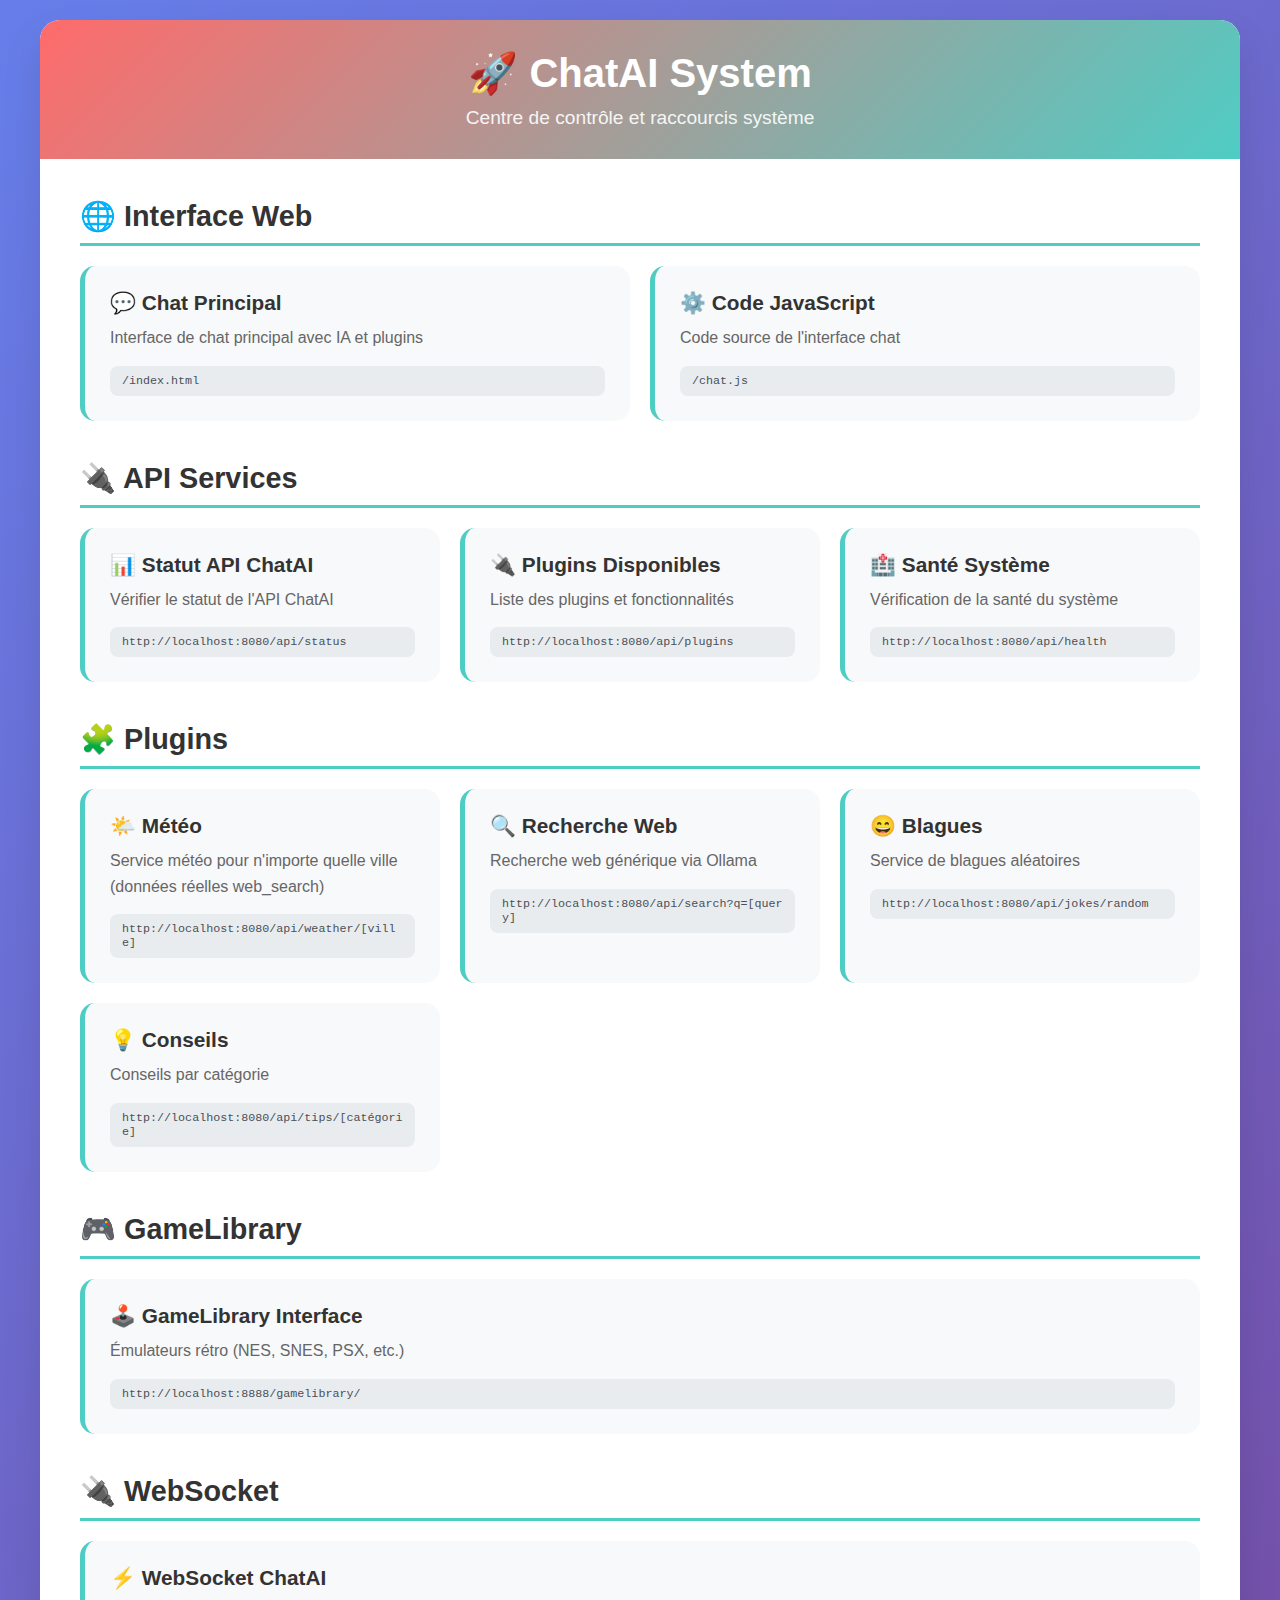
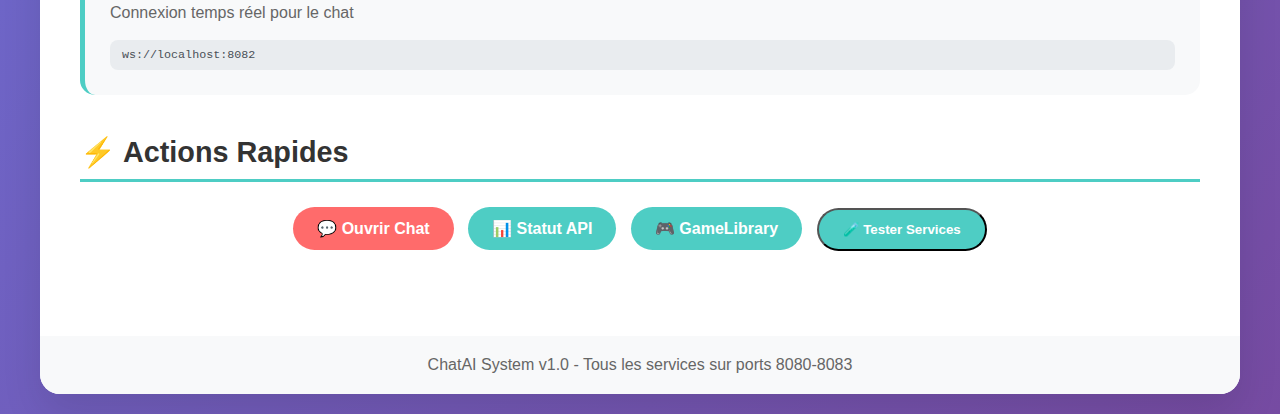
<file: app/src/main/assets/webapp/system.html>
<!DOCTYPE html>
<html lang="fr">
<head>
    <meta charset="UTF-8">
    <meta name="viewport" content="width=device-width, initial-scale=1.0">
    <title>ChatAI System - Raccourcis</title>
    <style>
        * {
            margin: 0;
            padding: 0;
            box-sizing: border-box;
        }
        body {
            font-family: -apple-system, BlinkMacSystemFont, 'Segoe UI', Roboto, sans-serif;
            background: linear-gradient(135deg, #667eea 0%, #764ba2 100%);
            min-height: 100vh;
            padding: 20px;
        }
        .container {
            max-width: 1200px;
            margin: 0 auto;
            background: white;
            border-radius: 20px;
            box-shadow: 0 20px 40px rgba(0,0,0,0.1);
            overflow: hidden;
        }
        .header {
            background: linear-gradient(135deg, #FF6B6B, #4ECDC4);
            color: white;
            padding: 30px;
            text-align: center;
        }
        .header h1 {
            font-size: 2.5em;
            margin-bottom: 10px;
        }
        .header p {
            font-size: 1.2em;
            opacity: 0.9;
        }
        .content {
            padding: 40px;
        }
        .section {
            margin-bottom: 40px;
        }
        .section h2 {
            color: #333;
            font-size: 1.8em;
            margin-bottom: 20px;
            border-bottom: 3px solid #4ECDC4;
            padding-bottom: 10px;
        }
        .grid {
            display: grid;
            grid-template-columns: repeat(auto-fit, minmax(300px, 1fr));
            gap: 20px;
        }
        .card {
            background: #f8f9fa;
            border-radius: 15px;
            padding: 25px;
            border-left: 5px solid #4ECDC4;
            transition: all 0.3s ease;
            cursor: pointer;
        }
        .card:hover {
            transform: translateY(-5px);
            box-shadow: 0 10px 25px rgba(0,0,0,0.1);
        }
        .card h3 {
            color: #333;
            font-size: 1.3em;
            margin-bottom: 10px;
            display: flex;
            align-items: center;
            gap: 10px;
        }
        .card p {
            color: #666;
            line-height: 1.6;
            margin-bottom: 15px;
        }
        .card .url {
            background: #e9ecef;
            padding: 8px 12px;
            border-radius: 8px;
            font-family: monospace;
            font-size: 0.9em;
            color: #495057;
            word-break: break-all;
        }
        .status {
            display: inline-block;
            padding: 4px 12px;
            border-radius: 20px;
            font-size: 0.8em;
            font-weight: bold;
            text-transform: uppercase;
        }
        .status.online {
            background: #d4edda;
            color: #155724;
        }
        .status.offline {
            background: #f8d7da;
            color: #721c24;
        }
        .footer {
            background: #f8f9fa;
            padding: 20px;
            text-align: center;
            color: #666;
        }
        .btn {
            display: inline-block;
            background: #4ECDC4;
            color: white;
            padding: 12px 24px;
            border-radius: 25px;
            text-decoration: none;
            font-weight: bold;
            transition: all 0.3s ease;
            margin: 5px;
        }
        .btn:hover {
            background: #45b7aa;
            transform: translateY(-2px);
        }
        .btn.primary {
            background: #FF6B6B;
        }
        .btn.primary:hover {
            background: #ff5252;
        }
    </style>
</head>
<body>
    <div class="container">
        <div class="header">
            <h1>🚀 ChatAI System</h1>
            <p>Centre de contrôle et raccourcis système</p>
        </div>
        
        <div class="content">
            <!-- Interface Web -->
            <div class="section">
                <h2>🌐 Interface Web</h2>
                <div class="grid">
                    <div class="card" onclick="window.open('/index.html', '_blank')">
                        <h3>💬 Chat Principal</h3>
                        <p>Interface de chat principal avec IA et plugins</p>
                        <div class="url">/index.html</div>
                    </div>
                    <div class="card" onclick="window.open('/chat.js', '_blank')">
                        <h3>⚙️ Code JavaScript</h3>
                        <p>Code source de l'interface chat</p>
                        <div class="url">/chat.js</div>
                    </div>
                </div>
            </div>
            
            <!-- API Services -->
            <div class="section">
                <h2>🔌 API Services</h2>
                <div class="grid">
                    <div class="card" onclick="window.open('http://localhost:8080/api/status', '_blank')">
                        <h3>📊 Statut API ChatAI</h3>
                        <p>Vérifier le statut de l'API ChatAI</p>
                        <div class="url">http://localhost:8080/api/status</div>
                    </div>
                    <div class="card" onclick="window.open('http://localhost:8080/api/plugins', '_blank')">
                        <h3>🔌 Plugins Disponibles</h3>
                        <p>Liste des plugins et fonctionnalités</p>
                        <div class="url">http://localhost:8080/api/plugins</div>
                    </div>
                    <div class="card" onclick="window.open('http://localhost:8080/api/health', '_blank')">
                        <h3>🏥 Santé Système</h3>
                        <p>Vérification de la santé du système</p>
                        <div class="url">http://localhost:8080/api/health</div>
                    </div>
                </div>
            </div>
            
            <!-- Plugins -->
            <div class="section">
                <h2>🧩 Plugins</h2>
                <div class="grid">
                    <div class="card" onclick="window.open('http://localhost:8080/api/weather/Paris', '_blank')">
                        <h3>🌤️ Météo</h3>
                        <p>Service météo pour n'importe quelle ville (données réelles web_search)</p>
                        <div class="url">http://localhost:8080/api/weather/[ville]</div>
                    </div>
                    <div class="card" onclick="window.open('http://localhost:8080/api/search?q=bitcoin', '_blank')">
                        <h3>🔍 Recherche Web</h3>
                        <p>Recherche web générique via Ollama</p>
                        <div class="url">http://localhost:8080/api/search?q=[query]</div>
                    </div>
                    <div class="card" onclick="window.open('http://localhost:8080/api/jokes/random', '_blank')">
                        <h3>😄 Blagues</h3>
                        <p>Service de blagues aléatoires</p>
                        <div class="url">http://localhost:8080/api/jokes/random</div>
                    </div>
                    <div class="card" onclick="window.open('http://localhost:8080/api/tips/productivity', '_blank')">
                        <h3>💡 Conseils</h3>
                        <p>Conseils par catégorie</p>
                        <div class="url">http://localhost:8080/api/tips/[catégorie]</div>
                    </div>
                </div>
            </div>
            
            <!-- GameLibrary -->
            <div class="section">
                <h2>🎮 GameLibrary</h2>
                <div class="grid">
                    <div class="card" onclick="window.open('http://localhost:8888/gamelibrary/', '_blank')">
                        <h3>🕹️ GameLibrary Interface</h3>
                        <p>Émulateurs rétro (NES, SNES, PSX, etc.)</p>
                        <div class="url">http://localhost:8888/gamelibrary/</div>
                    </div>
                </div>
            </div>
            
            <!-- WebSocket -->
            <div class="section">
                <h2>🔌 WebSocket</h2>
                <div class="grid">
                    <div class="card" onclick="testWebSocket()">
                        <h3>⚡ WebSocket ChatAI</h3>
                        <p>Connexion temps réel pour le chat</p>
                        <div class="url">ws://localhost:8082</div>
                    </div>
                </div>
            </div>
            
            <!-- Actions Rapides -->
            <div class="section">
                <h2>⚡ Actions Rapides</h2>
                <div style="text-align: center;">
                    <a href="/index.html" class="btn primary">💬 Ouvrir Chat</a>
                    <a href="http://localhost:8080/api/status" class="btn">📊 Statut API</a>
                    <a href="http://localhost:8888/gamelibrary/" class="btn">🎮 GameLibrary</a>
                    <button onclick="testAllServices()" class="btn">🧪 Tester Services</button>
                </div>
            </div>
        </div>
        
        <div class="footer">
            <p>ChatAI System v1.0 - Tous les services sur ports 8080-8083</p>
        </div>
    </div>
    
    <script>
        function testWebSocket() {
            try {
                const ws = new WebSocket('ws://localhost:8082');
                ws.onopen = () => {
                    alert('✅ WebSocket connecté avec succès !');
                    ws.close();
                };
                ws.onerror = () => {
                    alert('❌ WebSocket non disponible');
                };
            } catch (e) {
                alert('❌ Erreur WebSocket: ' + e.message);
            }
        }
        
        async function testAllServices() {
            const services = [
                { name: 'ChatAI HttpServer', url: 'http://localhost:8080/api/status' },
                { name: 'GameLibrary WebServer', url: 'http://localhost:8888/gamelibrary/' }
            ];
            
            let results = [];
            
            for (const service of services) {
                try {
                    const response = await fetch(service.url);
                    results.push(`✅ ${service.name}: OK`);
                } catch (e) {
                    results.push(`❌ ${service.name}: Erreur`);
                }
            }
            
            alert('🧪 Test des Services:\n\n' + results.join('\n'));
        }
        
        // Auto-refresh status every 30 seconds
        setInterval(async () => {
            try {
                const response = await fetch('http://localhost:8080/api/status');
                if (response.ok) {
                    document.title = '🚀 ChatAI System - En ligne';
                }
            } catch (e) {
                document.title = '🚀 ChatAI System - Hors ligne';
            }
        }, 30000);
    </script>
</body>
</html>
</file>
<file: app/src/main/assets/webapp/glass-neon-styles.css>
/* ============================================
   GLASSMORPHISM + DARK MODE NEON - NOUVEAU DESIGN COMPLET
   ============================================ */

* {
    margin: 0;
    padding: 0;
    box-sizing: border-box;
    -webkit-tap-highlight-color: transparent;
}

:root {
    /* Neon Colors */
    --neon-cyan: #00f2fe;
    --neon-cyan-bright: #00ffff;
    --neon-purple: #9d4edd;
    --neon-pink: #ff006e;
    
    /* Dark Background */
    --dark-bg-1: #0a0a1e;
    --dark-bg-2: #1a1a2e;
    --dark-bg-3: #16213e;
    
    /* Glass Colors */
    --glass-white: rgba(255, 255, 255, 0.1);
    --glass-white-hover: rgba(255, 255, 255, 0.2);
    --glass-border: rgba(255, 255, 255, 0.18);
    --glass-border-hover: rgba(0, 242, 254, 0.4);
    
    /* Text Colors */
    --text-primary: rgba(255, 255, 255, 0.95);
    --text-secondary: rgba(255, 255, 255, 0.7);
    --text-muted: rgba(255, 255, 255, 0.5);
}

body {
    font-family: -apple-system, BlinkMacSystemFont, 'Segoe UI', Roboto, 'Helvetica Neue', Arial, sans-serif;
    background: linear-gradient(135deg, var(--dark-bg-1) 0%, var(--dark-bg-2) 50%, var(--dark-bg-3) 100%) !important;
    background-image: 
        radial-gradient(circle at 20% 50%, rgba(0, 242, 254, 0.15) 0%, transparent 50%),
        radial-gradient(circle at 80% 80%, rgba(157, 78, 221, 0.15) 0%, transparent 50%),
        radial-gradient(circle at 50% 20%, rgba(255, 0, 110, 0.1) 0%, transparent 50%),
        linear-gradient(135deg, var(--dark-bg-1) 0%, var(--dark-bg-2) 50%, var(--dark-bg-3) 100%);
    height: 100vh;
    overflow: hidden;
    -webkit-font-smoothing: antialiased;
    -moz-osx-font-smoothing: grayscale;
    color: var(--text-primary);
}

/* ========== GLASSMORPHISM BASE ========== */
.glass {
    background: var(--glass-white);
    backdrop-filter: blur(12px);
    -webkit-backdrop-filter: blur(12px);
    border: 1px solid var(--glass-border);
    box-shadow: 
        0 8px 32px 0 rgba(0, 0, 0, 0.37),
        inset 0 1px 0 rgba(255, 255, 255, 0.1);
}

.glass-hover {
    transition: all 0.3s cubic-bezier(0.4, 0, 0.2, 1);
}

.glass-hover:hover {
    background: var(--glass-white-hover);
    border-color: var(--glass-border-hover);
    box-shadow: 
        0 12px 40px 0 rgba(0, 0, 0, 0.5),
        0 0 20px rgba(0, 242, 254, 0.3),
        inset 0 1px 0 rgba(255, 255, 255, 0.15);
}

/* ========== NEON ACCENTS ========== */
.neon-border {
    position: relative;
}

.neon-border::before {
    content: '';
    position: absolute;
    top: 0;
    left: 0;
    right: 0;
    height: 3px;
    background: linear-gradient(90deg, var(--neon-cyan), var(--neon-cyan-bright));
    opacity: 0;
    transition: opacity 0.3s ease;
    box-shadow: 0 0 15px rgba(0, 242, 254, 0.6);
}

.neon-border:hover::before {
    opacity: 1;
}

/* ========== CONTAINERS ========== */
.chat-container {
    width: 100%;
    height: 100vh;
    background: transparent;
    display: flex;
    flex-direction: column;
    position: relative;
}

.chat-header {
    background: var(--glass-white);
    backdrop-filter: blur(12px);
    -webkit-backdrop-filter: blur(12px);
    border-bottom: 1px solid var(--glass-border);
    color: var(--text-primary);
    padding: 12px 16px 16px;
    position: relative;
    box-shadow: 0 4px 20px rgba(0, 0, 0, 0.3);
    overflow: hidden;
    z-index: 100;
}

.chat-header::after {
    content: '';
    position: absolute;
    bottom: 0;
    left: 0;
    right: 0;
    height: 2px;
    background: linear-gradient(90deg, var(--neon-cyan), var(--neon-purple), var(--neon-pink));
    opacity: 0.6;
    box-shadow: 0 0 10px rgba(0, 242, 254, 0.5);
}

.header-top {
    display: flex;
    justify-content: space-between;
    align-items: center;
    min-height: 40px;
}

.chat-title {
    font-size: 18px;
    font-weight: 700;
    flex: 1;
    min-width: 0;
    overflow: hidden;
    text-overflow: ellipsis;
    white-space: nowrap;
    letter-spacing: 0.5px;
    text-shadow: 0 0 10px rgba(0, 242, 254, 0.5);
}

.header-controls-row {
    margin-top: 8px;
    display: flex;
    justify-content: flex-end;
    overflow-x: auto;
    -webkit-overflow-scrolling: touch;
    scrollbar-width: none;
}

.header-controls-row::-webkit-scrollbar {
    display: none;
}

.header-controls {
    display: flex;
    gap: 6px;
    flex-wrap: nowrap;
}

.header-btn {
    background: var(--glass-white);
    backdrop-filter: blur(8px);
    -webkit-backdrop-filter: blur(8px);
    border: 1px solid var(--glass-border);
    color: var(--text-primary);
    padding: 4px;
    border-radius: 50%;
    font-size: 12px;
    cursor: pointer;
    transition: all 0.3s cubic-bezier(0.4, 0, 0.2, 1);
    min-width: 28px;
    min-height: 28px;
    display: flex;
    align-items: center;
    justify-content: center;
    flex-shrink: 0;
}

.header-btn:hover {
    background: var(--glass-white-hover);
    border-color: var(--neon-cyan);
    box-shadow: 0 0 15px rgba(0, 242, 254, 0.4);
    transform: scale(1.1);
}

.header-btn:active {
    transform: scale(0.9);
}

.personality-selector {
    display: flex;
    gap: 5px;
    overflow-x: auto;
    padding-bottom: 5px;
    margin-top: 12px;
    scrollbar-width: none;
}

.personality-selector::-webkit-scrollbar {
    display: none;
}

.personality-btn {
    padding: 5px 12px;
    border: 1px solid var(--glass-border);
    background: var(--glass-white);
    backdrop-filter: blur(8px);
    -webkit-backdrop-filter: blur(8px);
    color: var(--text-secondary);
    border-radius: 15px;
    cursor: pointer;
    font-size: 11px;
    white-space: nowrap;
    transition: all 0.3s cubic-bezier(0.4, 0, 0.2, 1);
    font-weight: 500;
}

.personality-btn:hover {
    background: var(--glass-white-hover);
    border-color: var(--neon-cyan);
    color: var(--text-primary);
    box-shadow: 0 0 10px rgba(0, 242, 254, 0.3);
}

.personality-btn.active {
    background: rgba(0, 242, 254, 0.2);
    border-color: var(--neon-cyan);
    color: var(--neon-cyan-bright);
    box-shadow: 0 0 15px rgba(0, 242, 254, 0.5);
    transform: scale(1.05);
}

.main-nav {
    display: flex;
    gap: 8px;
    padding: 12px 16px;
    background: var(--glass-white);
    backdrop-filter: blur(8px);
    -webkit-backdrop-filter: blur(8px);
    border-bottom: 1px solid var(--glass-border);
    overflow-x: auto;
    -webkit-overflow-scrolling: touch;
    scrollbar-width: none;
}

.main-nav::-webkit-scrollbar {
    display: none;
}

.main-nav-btn {
    padding: 6px 12px;
    border: 1px solid var(--glass-border);
    background: var(--glass-white);
    backdrop-filter: blur(8px);
    -webkit-backdrop-filter: blur(8px);
    color: var(--text-secondary);
    border-radius: 999px;
    font-size: 12px;
    cursor: pointer;
    flex-shrink: 0;
    transition: all 0.3s cubic-bezier(0.4, 0, 0.2, 1);
    font-weight: 500;
}

.main-nav-btn:hover {
    background: var(--glass-white-hover);
    border-color: var(--neon-cyan);
    color: var(--text-primary);
    box-shadow: 0 0 10px rgba(0, 242, 254, 0.3);
}

.main-nav-btn.active {
    background: rgba(0, 242, 254, 0.2);
    border-color: var(--neon-cyan);
    color: var(--neon-cyan-bright);
    box-shadow: 0 0 15px rgba(0, 242, 254, 0.5);
    transform: translateY(-1px);
}

.main-content {
    flex: 1;
    display: flex;
    flex-direction: column;
    overflow: hidden;
}

.view {
    display: none;
    flex: 1;
    flex-direction: column;
    overflow: hidden;
    opacity: 0;
    transition: opacity 0.3s ease;
}

.view.active {
    display: flex;
    opacity: 1;
}

.chat-messages {
    flex: 1;
    overflow-y: auto;
    padding: 10px;
    background: transparent;
    -webkit-overflow-scrolling: touch;
    scroll-behavior: smooth;
}

.message {
    margin-bottom: 12px;
    display: flex;
    align-items: flex-start;
    gap: 8px;
    animation: slideIn 0.3s cubic-bezier(0.4, 0, 0.2, 1);
}

.message.user {
    flex-direction: row-reverse;
}

.message-bubble {
    max-width: 80%;
    padding: 12px 16px;
    border-radius: 18px;
    position: relative;
    word-wrap: break-word;
    line-height: 1.5;
}

.message.user .message-bubble {
    background: linear-gradient(135deg, var(--neon-purple), var(--neon-pink));
    color: white;
    box-shadow: 0 4px 15px rgba(157, 78, 221, 0.4), 0 0 20px rgba(255, 0, 110, 0.3);
}

.message.ai .message-bubble {
    background: var(--glass-white);
    backdrop-filter: blur(10px);
    -webkit-backdrop-filter: blur(10px);
    color: var(--text-primary);
    border: 1px solid var(--glass-border);
    box-shadow: 0 4px 15px rgba(0, 0, 0, 0.2);
}

.message-actions {
    display: flex;
    gap: 5px;
    margin-top: 8px;
    opacity: 0.7;
}

.message-btn {
    background: none;
    border: none;
    font-size: 14px;
    cursor: pointer;
    padding: 4px;
    border-radius: 4px;
    transition: all 0.2s;
    color: var(--text-secondary);
}

.message-btn:hover {
    color: var(--neon-cyan);
    transform: scale(1.1);
}

.message-btn:active {
    transform: scale(0.9);
    opacity: 1;
}

.message-avatar-container {
    position: relative;
    width: 32px;
    height: 32px;
    flex-shrink: 0;
}

.message-avatar {
    width: 32px;
    height: 32px;
    border-radius: 50%;
    display: flex;
    align-items: center;
    justify-content: center;
    font-size: 16px;
    box-shadow: 0 2px 8px rgba(0, 242, 254, 0.3);
}

.message.user .message-avatar {
    background: linear-gradient(135deg, var(--neon-pink), var(--neon-purple));
    color: white;
}

.message.ai .message-avatar {
    background: linear-gradient(135deg, var(--neon-cyan), var(--neon-cyan-bright));
    color: var(--dark-bg-1);
}

/* Badge 🔊 superposé sur l'avatar pour les messages STT */
.message-avatar-stt-badge {
    position: absolute;
    bottom: -2px;
    right: -2px;
    width: 14px;
    height: 14px;
    border-radius: 50%;
    background: linear-gradient(135deg, var(--neon-cyan), var(--neon-cyan-bright));
    display: flex;
    align-items: center;
    justify-content: center;
    font-size: 10px;
    box-shadow: 0 2px 6px rgba(0, 242, 254, 0.6);
    border: 2px solid var(--dark-bg-1);
    z-index: 10;
}

.typing-indicator {
    display: none;
    padding: 10px;
}

.typing-dots {
    display: inline-flex;
    gap: 2px;
}

.typing-dots span {
    width: 6px;
    height: 6px;
    background: var(--neon-cyan);
    border-radius: 50%;
    animation: typing 1.4s infinite ease-in-out;
    box-shadow: 0 0 8px rgba(0, 242, 254, 0.6);
}

.typing-dots span:nth-child(2) { animation-delay: 0.2s; }
.typing-dots span:nth-child(3) { animation-delay: 0.4s; }

.chat-input-container {
    background: var(--glass-white);
    backdrop-filter: blur(12px);
    -webkit-backdrop-filter: blur(12px);
    border-top: 1px solid var(--glass-border);
    padding: 10px;
    box-shadow: 0 -4px 20px rgba(0, 0, 0, 0.3);
}

.plugins-bar {
    display: flex;
    gap: 5px;
    margin-bottom: 10px;
    overflow-x: auto;
    scrollbar-width: none;
    -webkit-overflow-scrolling: touch;
}

.plugins-bar::-webkit-scrollbar {
    display: none;
}

.plugin-btn {
    padding: 6px 12px;
    background: var(--glass-white);
    backdrop-filter: blur(8px);
    -webkit-backdrop-filter: blur(8px);
    border: 1px solid var(--glass-border);
    border-radius: 15px;
    font-size: 11px;
    cursor: pointer;
    white-space: nowrap;
    transition: all 0.3s cubic-bezier(0.4, 0, 0.2, 1);
    font-weight: 500;
    color: var(--text-secondary);
}

.plugin-btn:hover {
    background: var(--glass-white-hover);
    border-color: var(--neon-cyan);
    color: var(--text-primary);
    box-shadow: 0 0 10px rgba(0, 242, 254, 0.3);
}

.plugin-btn:active {
    transform: scale(0.95);
}

.input-row {
    display: flex;
    gap: 8px;
    align-items: flex-end;
}

.input-field {
    flex: 1;
    padding: 12px 16px;
    border: 1px solid rgba(0, 242, 254, 0.3);
    border-radius: 20px;
    font-size: 16px;
    outline: none;
    resize: none;
    max-height: 120px;
    min-height: 44px;
    font-family: inherit;
    transition: all 0.3s;
    background: linear-gradient(135deg, 
        rgba(26, 26, 46, 0.8) 0%, 
        rgba(22, 33, 62, 0.8) 100%);
    backdrop-filter: blur(8px);
    -webkit-backdrop-filter: blur(8px);
    color: var(--text-primary);
}

.input-field::placeholder {
    color: var(--text-muted);
}

.input-field:focus {
    border-color: var(--neon-cyan);
    box-shadow: 0 0 20px rgba(0, 242, 254, 0.4);
    background: linear-gradient(135deg, 
        rgba(26, 26, 46, 0.95) 0%, 
        rgba(22, 33, 62, 0.95) 100%);
}

.input-controls {
    display: flex;
    flex-direction: column;
    gap: 5px;
}

.control-btn {
    width: 44px;
    height: 44px;
    border: 1px solid var(--glass-border);
    border-radius: 50%;
    cursor: pointer;
    font-size: 16px;
    display: flex;
    align-items: center;
    justify-content: center;
    transition: all 0.3s cubic-bezier(0.4, 0, 0.2, 1);
    background: var(--glass-white);
    backdrop-filter: blur(8px);
    -webkit-backdrop-filter: blur(8px);
    color: var(--text-primary);
}

.send-btn {
    background: linear-gradient(135deg, var(--neon-cyan), var(--neon-cyan-bright));
    border-color: var(--neon-cyan);
    color: var(--dark-bg-1);
    box-shadow: 0 4px 15px rgba(0, 242, 254, 0.4);
}

.send-btn:hover {
    box-shadow: 0 6px 20px rgba(0, 242, 254, 0.6);
    transform: scale(1.05);
}

.voice-btn {
    background: linear-gradient(135deg, var(--neon-purple), var(--neon-pink));
    border-color: var(--neon-purple);
    color: white;
    box-shadow: 0 4px 15px rgba(157, 78, 221, 0.4);
}

.voice-btn:hover {
    box-shadow: 0 6px 20px rgba(157, 78, 221, 0.6);
    transform: scale(1.05);
}

.voice-btn.recording {
    background: linear-gradient(135deg, #ff006e, #ff4757);
    animation: pulse 1s infinite;
    box-shadow: 0 0 25px rgba(255, 0, 110, 0.8);
}

.control-btn:active {
    transform: scale(0.9);
}

.control-btn:disabled {
    opacity: 0.5;
    cursor: not-allowed;
    transform: none;
}

.panel {
    flex: 1;
    overflow-y: auto;
    padding: 16px;
    background: transparent;
    -webkit-overflow-scrolling: touch;
}

.panel-section {
    background: linear-gradient(135deg, 
        rgba(0, 242, 254, 0.08) 0%, 
        rgba(157, 78, 221, 0.08) 100%);
    backdrop-filter: blur(12px);
    -webkit-backdrop-filter: blur(12px);
    border-radius: 16px;
    padding: 20px;
    margin-bottom: 20px;
    box-shadow: 
        0 8px 32px 0 rgba(0, 0, 0, 0.37),
        0 0 20px rgba(0, 242, 254, 0.15);
    border: 1px solid rgba(0, 242, 254, 0.3);
    transition: all 0.3s cubic-bezier(0.4, 0, 0.2, 1);
    position: relative;
    overflow: hidden;
}

.panel-section::before {
    content: '';
    position: absolute;
    top: 0;
    left: 0;
    right: 0;
    height: 3px;
    background: linear-gradient(90deg, var(--neon-cyan), var(--neon-cyan-bright));
    opacity: 0.6;
    transition: opacity 0.3s ease;
    box-shadow: 0 0 15px rgba(0, 242, 254, 0.6);
}

/* Hover effects disabled for minimal appearance */
/* .panel-section:hover {
    background: var(--glass-white-hover);
    box-shadow: 0 12px 40px 0 rgba(0, 0, 0, 0.5), 0 0 25px rgba(0, 242, 254, 0.3);
    transform: translateY(-2px);
    border-color: var(--glass-border-hover);
}

.panel-section:hover::before {
    opacity: 1;
} */

.panel-section h3 {
    font-size: 20px;
    margin-bottom: 16px;
    color: var(--text-primary);
    font-weight: 700;
    display: flex;
    align-items: center;
    justify-content: space-between;
    cursor: pointer;
    letter-spacing: -0.02em;
    padding-bottom: 12px;
    border-bottom: 2px solid rgba(0, 242, 254, 0.3);
    text-shadow: 0 0 10px rgba(0, 242, 254, 0.4);
}

.panel-section h4 {
    font-size: 17px;
    margin-bottom: 16px;
    color: var(--text-primary);
    font-weight: 700;
    display: flex;
    align-items: center;
    justify-content: space-between;
    cursor: pointer;
    letter-spacing: -0.01em;
    padding-bottom: 12px;
    border-bottom: 2px solid rgba(0, 242, 254, 0.3);
    text-shadow: 0 0 8px rgba(0, 242, 254, 0.3);
}

.config-tabs {
    display: flex;
    gap: 8px;
    margin-bottom: 16px;
    padding-bottom: 12px;
    border-bottom: 2px solid var(--glass-border);
    overflow-x: auto;
    -webkit-overflow-scrolling: touch;
}

.config-tab {
    padding: 10px 16px;
    background: var(--glass-white);
    backdrop-filter: blur(8px);
    -webkit-backdrop-filter: blur(8px);
    border: 1px solid var(--glass-border);
    border-radius: 8px 8px 0 0;
    font-size: 13px;
    font-weight: 500;
    color: var(--text-secondary);
    cursor: pointer;
    white-space: nowrap;
    transition: all 0.2s ease;
    position: relative;
}

.config-tab:hover {
    background: var(--glass-white-hover);
    color: var(--text-primary);
    border-color: var(--neon-cyan);
}

.config-tab.active {
    background: rgba(0, 242, 254, 0.2);
    border-color: var(--neon-cyan);
    color: var(--neon-cyan-bright);
    font-weight: 600;
    box-shadow: 0 0 15px rgba(0, 242, 254, 0.4);
}

.config-tab.active::after {
    content: '';
    position: absolute;
    bottom: -2px;
    left: 0;
    right: 0;
    height: 2px;
    background: linear-gradient(90deg, var(--neon-cyan), var(--neon-cyan-bright));
    box-shadow: 0 0 10px rgba(0, 242, 254, 0.6);
}

.config-tab-content {
    display: none;
}

.config-tab-content.active {
    display: grid;
    grid-template-columns: repeat(auto-fit, minmax(400px, 1fr));
    gap: 20px;
    animation: fadeIn 0.3s ease;
}

.config-tab-content.active .panel-section {
    margin-bottom: 0;
}

@media (max-width: 768px) {
    .config-tab-content.active {
        grid-template-columns: 1fr;
    }
}

.panel-content {
    transition: height 0.2s ease, opacity 0.2s ease;
}

.panel-section.collapsed .panel-content {
    display: none;
}

.accordion-caret {
    display: none;
}

.panel-section h3,
.panel-section h4 {
    cursor: default;
}

.panel-placeholder {
    color: var(--text-muted);
    font-size: 13px;
    line-height: 1.6;
}

.form-grid {
    display: grid;
    grid-template-columns: repeat(auto-fit, minmax(220px, 1fr));
    gap: 16px;
    margin: 16px 0;
}

.form-grid label {
    display: flex;
    flex-direction: column;
    min-height: 60px;
    padding: 12px;
    background: linear-gradient(135deg, 
        rgba(0, 242, 254, 0.08) 0%, 
        rgba(157, 78, 221, 0.08) 100%);
    backdrop-filter: blur(12px);
    -webkit-backdrop-filter: blur(12px);
    border-radius: 12px;
    border: 1px solid rgba(0, 242, 254, 0.25);
    transition: all 0.3s cubic-bezier(0.4, 0, 0.2, 1);
    color: var(--text-primary);
    box-shadow: 
        0 4px 16px rgba(0, 0, 0, 0.2),
        inset 0 1px 0 rgba(255, 255, 255, 0.1),
        0 0 0 rgba(0, 242, 254, 0);
    position: relative;
    overflow: hidden;
}

.form-grid label::before {
    content: '';
    position: absolute;
    top: 0;
    left: 0;
    right: 0;
    height: 2px;
    background: linear-gradient(90deg, 
        transparent 0%, 
        var(--neon-cyan) 50%, 
        transparent 100%);
    opacity: 0.5;
    transition: opacity 0.3s ease;
}

.form-grid label:hover {
    background: linear-gradient(135deg, 
        rgba(0, 242, 254, 0.15) 0%, 
        rgba(157, 78, 221, 0.15) 100%);
    border-color: var(--neon-cyan);
    box-shadow: 
        0 8px 24px rgba(0, 0, 0, 0.3),
        0 0 20px rgba(0, 242, 254, 0.4),
        inset 0 1px 0 rgba(255, 255, 255, 0.15);
    color: var(--text-primary);
    transform: translateY(-1px);
}

.form-grid label:hover::before {
    opacity: 1;
    box-shadow: 0 0 15px rgba(0, 242, 254, 0.6);
}

.form-grid label:has(input[type="checkbox"]) {
    flex-direction: row;
    align-items: center;
    min-height: auto;
    gap: 10px;
    padding: 10px 12px;
}

.form-grid label:has(input[type="checkbox"]) input[type="checkbox"] {
    width: auto;
    margin-top: 0;
    flex-shrink: 0;
    transform: scale(1.1);
}

.form-grid input,
.form-grid select,
.form-grid textarea {
    width: 100%;
    margin-top: 6px;
    padding: 10px 12px;
    border-radius: 8px;
    border: 1px solid rgba(0, 242, 254, 0.3);
    font-size: 14px;
    background: linear-gradient(135deg, 
        rgba(26, 26, 46, 0.8) 0%, 
        rgba(22, 33, 62, 0.8) 100%);
    backdrop-filter: blur(10px);
    -webkit-backdrop-filter: blur(10px);
    color: var(--text-primary);
    transition: all 0.3s cubic-bezier(0.4, 0, 0.2, 1);
    box-shadow: 
        0 2px 8px rgba(0, 0, 0, 0.15),
        inset 0 1px 0 rgba(255, 255, 255, 0.05);
}

.form-grid select {
    background: linear-gradient(135deg, 
        rgba(26, 26, 46, 0.9) 0%, 
        rgba(22, 33, 62, 0.9) 100%);
    color: var(--text-primary);
    -webkit-appearance: none;
    -moz-appearance: none;
    appearance: none;
    cursor: pointer;
}

.form-grid select option {
    background: var(--dark-bg-2);
    color: var(--text-primary);
    padding: 8px;
}

.form-grid select::-ms-expand {
    display: none;
}

.form-grid input::placeholder,
.form-grid textarea::placeholder {
    color: var(--text-muted);
}

.form-grid input:focus,
.form-grid select:focus,
.form-grid textarea:focus {
    border-color: var(--neon-cyan);
    outline: none;
    box-shadow: 
        0 0 25px rgba(0, 242, 254, 0.5),
        0 4px 12px rgba(0, 0, 0, 0.2),
        inset 0 1px 0 rgba(255, 255, 255, 0.1);
    background: linear-gradient(135deg, 
        rgba(26, 26, 46, 0.95) 0%, 
        rgba(22, 33, 62, 0.95) 100%);
    transform: translateY(-1px);
}

.form-grid select:focus {
    background: linear-gradient(135deg, 
        rgba(26, 26, 46, 1) 0%, 
        rgba(22, 33, 62, 1) 100%);
}

.custom-input {
    margin-top: 6px;
}

.custom-input.hidden {
    display: none;
}

.porcupine-only.hidden {
    display: none;
}

.engine-whisper-only.hidden,
.engine-legacy-only.hidden {
    display: none;
}

.hotword-models-grid {
    display: grid;
    grid-template-columns: repeat(auto-fill, minmax(320px, 1fr));
    gap: 20px;
    margin-top: 16px;
    min-height: 0;
    align-items: start;
}

.hotword-model-card {
    background: var(--glass-white);
    backdrop-filter: blur(12px);
    -webkit-backdrop-filter: blur(12px);
    border: 1px solid var(--glass-border);
    border-radius: 16px;
    padding: 20px;
    transition: all 0.3s cubic-bezier(0.4, 0, 0.2, 1);
    box-shadow: 0 8px 32px 0 rgba(0, 0, 0, 0.37);
    position: relative;
    overflow: hidden;
    min-width: 0;
    width: 100%;
}

.hotword-model-card::before {
    content: '';
    position: absolute;
    top: 0;
    left: 0;
    right: 0;
    height: 3px;
    background: linear-gradient(90deg, var(--neon-cyan), var(--neon-cyan-bright));
    opacity: 0;
    transition: opacity 0.3s ease;
    box-shadow: 0 0 15px rgba(0, 242, 254, 0.6);
}

.hotword-model-card:hover {
    background: var(--glass-white-hover);
    box-shadow: 0 12px 40px 0 rgba(0, 0, 0, 0.5), 0 0 25px rgba(0, 242, 254, 0.3);
    transform: translateY(-4px);
    border-color: var(--glass-border-hover);
}

.hotword-model-card:hover::before {
    opacity: 1;
}

.hotword-model-card.disabled {
    opacity: 0.6;
}

.hotword-model-card-header {
    display: flex;
    align-items: center;
    justify-content: space-between;
    margin-bottom: 16px;
    padding-bottom: 16px;
    border-bottom: 2px solid rgba(0, 242, 254, 0.2);
}

.hotword-model-card-title {
    display: flex;
    align-items: center;
    gap: 10px;
    flex: 1;
}

.hotword-model-card-title input[type="checkbox"] {
    width: 20px;
    height: 20px;
    cursor: pointer;
    flex-shrink: 0;
}

.hotword-model-card-name {
    font-weight: 700;
    font-size: 16px;
    color: var(--text-primary);
    flex: 1;
    min-width: 0;
    letter-spacing: -0.02em;
}

.hotword-model-card-name input[type="text"] {
    width: 100%;
    padding: 6px 8px;
    border: 1px solid rgba(0, 242, 254, 0.3);
    border-radius: 6px;
    font-size: 14px;
    font-weight: 600;
    background: linear-gradient(135deg, 
        rgba(26, 26, 46, 0.8) 0%, 
        rgba(22, 33, 62, 0.8) 100%);
    backdrop-filter: blur(8px);
    -webkit-backdrop-filter: blur(8px);
    color: var(--text-primary);
}

.hotword-model-card-name input[type="text"]:focus {
    background: linear-gradient(135deg, 
        rgba(26, 26, 46, 0.95) 0%, 
        rgba(22, 33, 62, 0.95) 100%);
    border-color: var(--neon-cyan);
    outline: none;
    box-shadow: 0 0 15px rgba(0, 242, 254, 0.4);
}

.hotword-model-card-remove {
    padding: 6px 10px;
    font-size: 12px;
    background: rgba(255, 0, 110, 0.2);
    color: var(--neon-pink);
    border: 1px solid rgba(255, 0, 110, 0.4);
    border-radius: 6px;
    cursor: pointer;
    transition: all 0.2s;
}

.hotword-model-card-remove:hover {
    background: rgba(255, 0, 110, 0.3);
    box-shadow: 0 0 15px rgba(255, 0, 110, 0.5);
}

.hotword-model-card-body {
    display: flex;
    flex-direction: column;
    gap: 12px;
}

.hotword-model-card-field {
    display: flex;
    flex-direction: column;
    gap: 4px;
}

.hotword-model-card-field label {
    font-size: 11px;
    font-weight: 600;
    color: var(--text-secondary);
    text-transform: uppercase;
    letter-spacing: 0.05em;
}

.hotword-model-card-field input,
.hotword-model-card-field select {
    width: 100%;
    padding: 8px 10px;
    border: 1px solid rgba(0, 242, 254, 0.3);
    border-radius: 6px;
    font-size: 13px;
    background: linear-gradient(135deg, 
        rgba(26, 26, 46, 0.8) 0%, 
        rgba(22, 33, 62, 0.8) 100%);
    backdrop-filter: blur(8px);
    -webkit-backdrop-filter: blur(8px);
    color: var(--text-primary);
    transition: all 0.2s;
}

.hotword-model-card-field select {
    -webkit-appearance: none;
    -moz-appearance: none;
    appearance: none;
    cursor: pointer;
}

.hotword-model-card-field select option {
    background: var(--dark-bg-2);
    color: var(--text-primary);
    padding: 8px;
}

.hotword-model-card-field input:focus,
.hotword-model-card-field select:focus {
    border-color: var(--neon-cyan);
    outline: none;
    box-shadow: 0 0 15px rgba(0, 242, 254, 0.4);
    background: linear-gradient(135deg, 
        rgba(26, 26, 46, 0.95) 0%, 
        rgba(22, 33, 62, 0.95) 100%);
}

.hotword-model-card-field select:focus {
    background: linear-gradient(135deg, 
        rgba(26, 26, 46, 1) 0%, 
        rgba(22, 33, 62, 1) 100%);
}

.hotword-model-card-field input[readonly] {
    background: rgba(0, 0, 0, 0.2);
    font-family: 'Courier New', monospace;
    font-size: 12px;
    color: var(--text-muted);
}

.hotword-model-card-empty {
    grid-column: 1 / -1;
    text-align: center;
    padding: 40px 20px;
    color: var(--text-muted);
    font-style: italic;
    background: var(--glass-white);
    backdrop-filter: blur(8px);
    -webkit-backdrop-filter: blur(8px);
    border: 2px dashed var(--glass-border);
    border-radius: 12px;
}

.cards-grid {
    display: grid;
    grid-template-columns: repeat(auto-fill, minmax(280px, 1fr));
    gap: 20px;
    margin-top: 16px;
}

.card {
    background: var(--glass-white);
    backdrop-filter: blur(12px);
    -webkit-backdrop-filter: blur(12px);
    border: 1px solid var(--glass-border);
    border-radius: 16px;
    padding: 20px;
    transition: all 0.3s cubic-bezier(0.4, 0, 0.2, 1);
    box-shadow: 0 8px 32px 0 rgba(0, 0, 0, 0.37);
    position: relative;
    overflow: hidden;
}

.card::before {
    content: '';
    position: absolute;
    top: 0;
    left: 0;
    right: 0;
    height: 3px;
    background: linear-gradient(90deg, var(--neon-cyan), var(--neon-cyan-bright));
    opacity: 0;
    transition: opacity 0.3s ease;
    box-shadow: 0 0 15px rgba(0, 242, 254, 0.6);
}

.card:hover {
    background: var(--glass-white-hover);
    box-shadow: 0 12px 40px 0 rgba(0, 0, 0, 0.5), 0 0 25px rgba(0, 242, 254, 0.3);
    transform: translateY(-4px);
    border-color: var(--glass-border-hover);
}

.card:hover::before {
    opacity: 1;
}

.card.disabled {
    opacity: 0.6;
}

.card-header {
    display: flex;
    align-items: center;
    justify-content: space-between;
    margin-bottom: 16px;
    padding-bottom: 16px;
    border-bottom: 2px solid rgba(0, 242, 254, 0.2);
}

.card-title {
    font-weight: 700;
    font-size: 16px;
    color: var(--text-primary);
    flex: 1;
    min-width: 0;
    letter-spacing: -0.02em;
    text-shadow: 0 0 8px rgba(0, 242, 254, 0.3);
}

.card-body {
    display: flex;
    flex-direction: column;
    gap: 12px;
}

.card-field {
    display: flex;
    flex-direction: column;
    gap: 4px;
}

.card-field label {
    font-size: 11px;
    font-weight: 600;
    color: var(--text-secondary);
    text-transform: uppercase;
    letter-spacing: 0.05em;
}

.card-field input,
.card-field select,
.card-field textarea {
    width: 100%;
    padding: 8px 10px;
    border: 1px solid rgba(0, 242, 254, 0.3);
    border-radius: 6px;
    font-size: 13px;
    background: linear-gradient(135deg, 
        rgba(26, 26, 46, 0.8) 0%, 
        rgba(22, 33, 62, 0.8) 100%);
    backdrop-filter: blur(8px);
    -webkit-backdrop-filter: blur(8px);
    color: var(--text-primary);
    transition: all 0.2s;
}

.card-field select {
    -webkit-appearance: none;
    -moz-appearance: none;
    appearance: none;
    cursor: pointer;
}

.card-field select option {
    background: var(--dark-bg-2);
    color: var(--text-primary);
    padding: 8px;
}

.card-field input::placeholder,
.card-field textarea::placeholder {
    color: var(--text-muted);
}

.card-field input:focus,
.card-field select:focus,
.card-field textarea:focus {
    border-color: var(--neon-cyan);
    outline: none;
    box-shadow: 0 0 15px rgba(0, 242, 254, 0.4);
    background: linear-gradient(135deg, 
        rgba(26, 26, 46, 0.95) 0%, 
        rgba(22, 33, 62, 0.95) 100%);
}

.card-field select:focus {
    background: linear-gradient(135deg, 
        rgba(26, 26, 46, 1) 0%, 
        rgba(22, 33, 62, 1) 100%);
}

.card-field input[readonly] {
    background: rgba(0, 0, 0, 0.2);
    font-family: 'Courier New', monospace;
    font-size: 12px;
    color: var(--text-muted);
}

.card-empty {
    grid-column: 1 / -1;
    text-align: center;
    padding: 40px 20px;
    color: var(--text-muted);
    font-style: italic;
    background: var(--glass-white);
    backdrop-filter: blur(8px);
    -webkit-backdrop-filter: blur(8px);
    border: 2px dashed var(--glass-border);
    border-radius: 12px;
}

.mini-cards-grid {
    display: grid;
    grid-template-columns: repeat(auto-fill, minmax(200px, 1fr));
    gap: 16px;
    margin-top: 16px;
}

.mini-card {
    background: var(--glass-white);
    backdrop-filter: blur(10px);
    -webkit-backdrop-filter: blur(10px);
    border: 1px solid var(--glass-border);
    border-radius: 14px;
    padding: 16px;
    transition: all 0.3s cubic-bezier(0.4, 0, 0.2, 1);
    box-shadow: 0 8px 32px 0 rgba(0, 0, 0, 0.37);
    position: relative;
    overflow: hidden;
}

.mini-card::before {
    content: '';
    position: absolute;
    top: 0;
    left: 0;
    right: 0;
    height: 3px;
    background: linear-gradient(90deg, var(--neon-cyan), var(--neon-cyan-bright));
    opacity: 0;
    transition: opacity 0.3s ease;
    box-shadow: 0 0 12px rgba(0, 242, 254, 0.6);
}

.mini-card:hover {
    background: var(--glass-white-hover);
    box-shadow: 0 12px 40px 0 rgba(0, 0, 0, 0.5), 0 0 20px rgba(0, 242, 254, 0.3);
    transform: translateY(-3px);
    border-color: var(--glass-border-hover);
}

.mini-card:hover::before {
    opacity: 1;
}

.mini-card-header {
    display: flex;
    align-items: center;
    justify-content: space-between;
    margin-bottom: 8px;
}

.mini-card-label {
    font-size: 11px;
    font-weight: 600;
    color: var(--text-secondary);
    text-transform: uppercase;
    letter-spacing: 0.05em;
}

.mini-card-value {
    font-size: 14px;
    font-weight: 600;
    color: var(--text-primary);
    margin-top: 4px;
}

.mini-card-status {
    display: inline-block;
    width: 8px;
    height: 8px;
    border-radius: 50%;
    margin-left: 8px;
    box-shadow: 0 0 8px currentColor;
}

.mini-card-status.active {
    background: var(--neon-cyan);
    color: var(--neon-cyan);
}

.mini-card-status.inactive {
    background: var(--neon-pink);
    color: var(--neon-pink);
}

.mini-card-status.warning {
    background: #f59e0b;
    color: #f59e0b;
}

.panel-json {
    background: rgba(0, 0, 0, 0.4);
    backdrop-filter: blur(8px);
    -webkit-backdrop-filter: blur(8px);
    color: var(--neon-cyan-bright);
    padding: 12px;
    border-radius: 8px;
    font-family: 'Courier New', monospace;
    font-size: 12px;
    overflow-x: auto;
    max-height: 300px;
    border: 1px solid var(--glass-border);
    box-shadow: 0 0 15px rgba(0, 242, 254, 0.2);
}

.panel-actions {
    display: flex;
    flex-wrap: wrap;
    gap: 8px;
    margin-top: 12px;
}

.panel-button {
    padding: 12px 20px;
    border: 2px solid var(--neon-cyan);
    border-radius: 10px;
    background: rgba(0, 242, 254, 0.2);
    backdrop-filter: blur(8px);
    -webkit-backdrop-filter: blur(8px);
    color: var(--neon-cyan-bright);
    font-size: 14px;
    cursor: pointer;
    transition: all 0.3s cubic-bezier(0.4, 0, 0.2, 1);
    font-weight: 600;
    box-shadow: 
        0 4px 15px rgba(0, 242, 254, 0.3),
        0 0 10px rgba(0, 242, 254, 0.2);
    letter-spacing: 0.01em;
}

.panel-button:hover {
    background: rgba(0, 242, 254, 0.3);
    border-color: var(--neon-cyan-bright);
    box-shadow: 
        0 6px 20px rgba(0, 242, 254, 0.5),
        0 0 25px rgba(0, 242, 254, 0.4);
    transform: translateY(-2px);
    color: white;
}

.panel-button.secondary {
    background: rgba(157, 78, 221, 0.2);
    border-color: var(--neon-purple);
    color: var(--neon-purple);
    box-shadow: 
        0 4px 15px rgba(157, 78, 221, 0.3),
        0 0 10px rgba(157, 78, 221, 0.2);
}

.panel-button.secondary:hover {
    background: rgba(157, 78, 221, 0.3);
    border-color: var(--neon-purple);
    box-shadow: 
        0 6px 20px rgba(157, 78, 221, 0.5),
        0 0 25px rgba(157, 78, 221, 0.4);
    color: white;
}

.panel-button:active {
    transform: scale(0.96) translateY(0);
}

.panel-button:disabled {
    opacity: 0.4;
    cursor: not-allowed;
    transform: none;
}

.panel-list {
    list-style: none;
    margin: 0;
    padding: 0;
}

.panel-list li {
    padding: 8px 0;
    border-bottom: 1px solid var(--glass-border);
    font-size: 13px;
    color: var(--text-secondary);
}

.panel-list li:last-child {
    border-bottom: none;
}

.panel-status {
    display: flex;
    flex-direction: column;
    gap: 8px;
    font-size: 13px;
    color: var(--text-primary);
}

.status-item span {
    color: var(--text-secondary);
    text-transform: uppercase;
    font-size: 11px;
    letter-spacing: 0.05em;
    margin-right: 8px;
    font-weight: 600;
}

.plugin-modal {
    position: fixed;
    top: 0;
    left: 0;
    width: 100%;
    height: 100%;
    background: rgba(0, 0, 0, 0.7);
    backdrop-filter: blur(8px);
    -webkit-backdrop-filter: blur(8px);
    display: none;
    z-index: 1000;
}

.modal-content {
    position: absolute;
    bottom: 0;
    width: 100%;
    background: var(--glass-white);
    backdrop-filter: blur(16px);
    -webkit-backdrop-filter: blur(16px);
    border: 1px solid var(--glass-border);
    border-radius: 20px 20px 0 0;
    padding: 20px;
    max-height: 80vh;
    overflow-y: auto;
    animation: slideUp 0.3s cubic-bezier(0.4, 0, 0.2, 1);
    box-shadow: 0 -8px 32px rgba(0, 0, 0, 0.5);
}

.modal-content.large {
    max-height: 90vh;
}

.modal-header {
    display: flex;
    justify-content: space-between;
    align-items: center;
    margin-bottom: 20px;
    padding-bottom: 12px;
    border-bottom: 2px solid rgba(0, 242, 254, 0.3);
}

.modal-header h3 {
    font-size: 18px;
    font-weight: 600;
    color: var(--text-primary);
    text-shadow: 0 0 10px rgba(0, 242, 254, 0.4);
}

.close-btn {
    background: none;
    border: 1px solid var(--glass-border);
    border-radius: 50%;
    width: 32px;
    height: 32px;
    font-size: 20px;
    cursor: pointer;
    color: var(--text-secondary);
    transition: all 0.3s;
    display: flex;
    align-items: center;
    justify-content: center;
}

.close-btn:hover {
    color: var(--neon-pink);
    border-color: var(--neon-pink);
    box-shadow: 0 0 15px rgba(255, 0, 110, 0.5);
    transform: rotate(90deg);
}

.close-btn:active {
    transform: rotate(90deg) scale(0.9);
}

.language-selector {
    position: absolute;
    top: 70px;
    right: 15px;
    background: var(--glass-white);
    backdrop-filter: blur(12px);
    -webkit-backdrop-filter: blur(12px);
    border: 1px solid var(--glass-border);
    border-radius: 10px;
    padding: 10px;
    box-shadow: 0 8px 32px rgba(0, 0, 0, 0.5);
    display: none;
    z-index: 100;
    animation: fadeIn 0.2s ease;
}

.lang-btn {
    display: block;
    width: 100%;
    padding: 8px 15px;
    border: none;
    background: none;
    cursor: pointer;
    text-align: left;
    border-radius: 5px;
    margin: 2px 0;
    transition: all 0.2s;
    font-size: 14px;
    color: var(--text-secondary);
}

.lang-btn:hover,
.lang-btn.active {
    background: var(--glass-white-hover);
    color: var(--neon-cyan-bright);
}

@keyframes slideIn {
    from { 
        opacity: 0; 
        transform: translateY(20px); 
    }
    to { 
        opacity: 1; 
        transform: translateY(0); 
    }
}

@keyframes slideUp {
    from { 
        transform: translateY(100%); 
    }
    to { 
        transform: translateY(0); 
    }
}

@keyframes fadeIn {
    from { 
        opacity: 0; 
    }
    to { 
        opacity: 1; 
    }
}

@keyframes typing {
    0%, 80%, 100% { 
        transform: scale(0.8); 
        opacity: 0.5; 
    }
    40% { 
        transform: scale(1); 
        opacity: 1; 
    }
}

@keyframes pulse {
    0%, 100% { 
        transform: scale(1); 
    }
    50% { 
        transform: scale(1.1); 
    }
}

.chat-messages::-webkit-scrollbar { 
    width: 3px; 
}

.chat-messages::-webkit-scrollbar-track { 
    background: transparent; 
}

.chat-messages::-webkit-scrollbar-thumb { 
    background: var(--neon-cyan);
    border-radius: 3px;
    box-shadow: 0 0 8px rgba(0, 242, 254, 0.6);
}

@media (max-width: 480px) {
    .chat-title {
        font-size: 16px;
    }
    
    .message-bubble {
        max-width: 85%;
    }
    
    .header-btn {
        min-width: 26px;
        min-height: 26px;
    }
}
</file>
